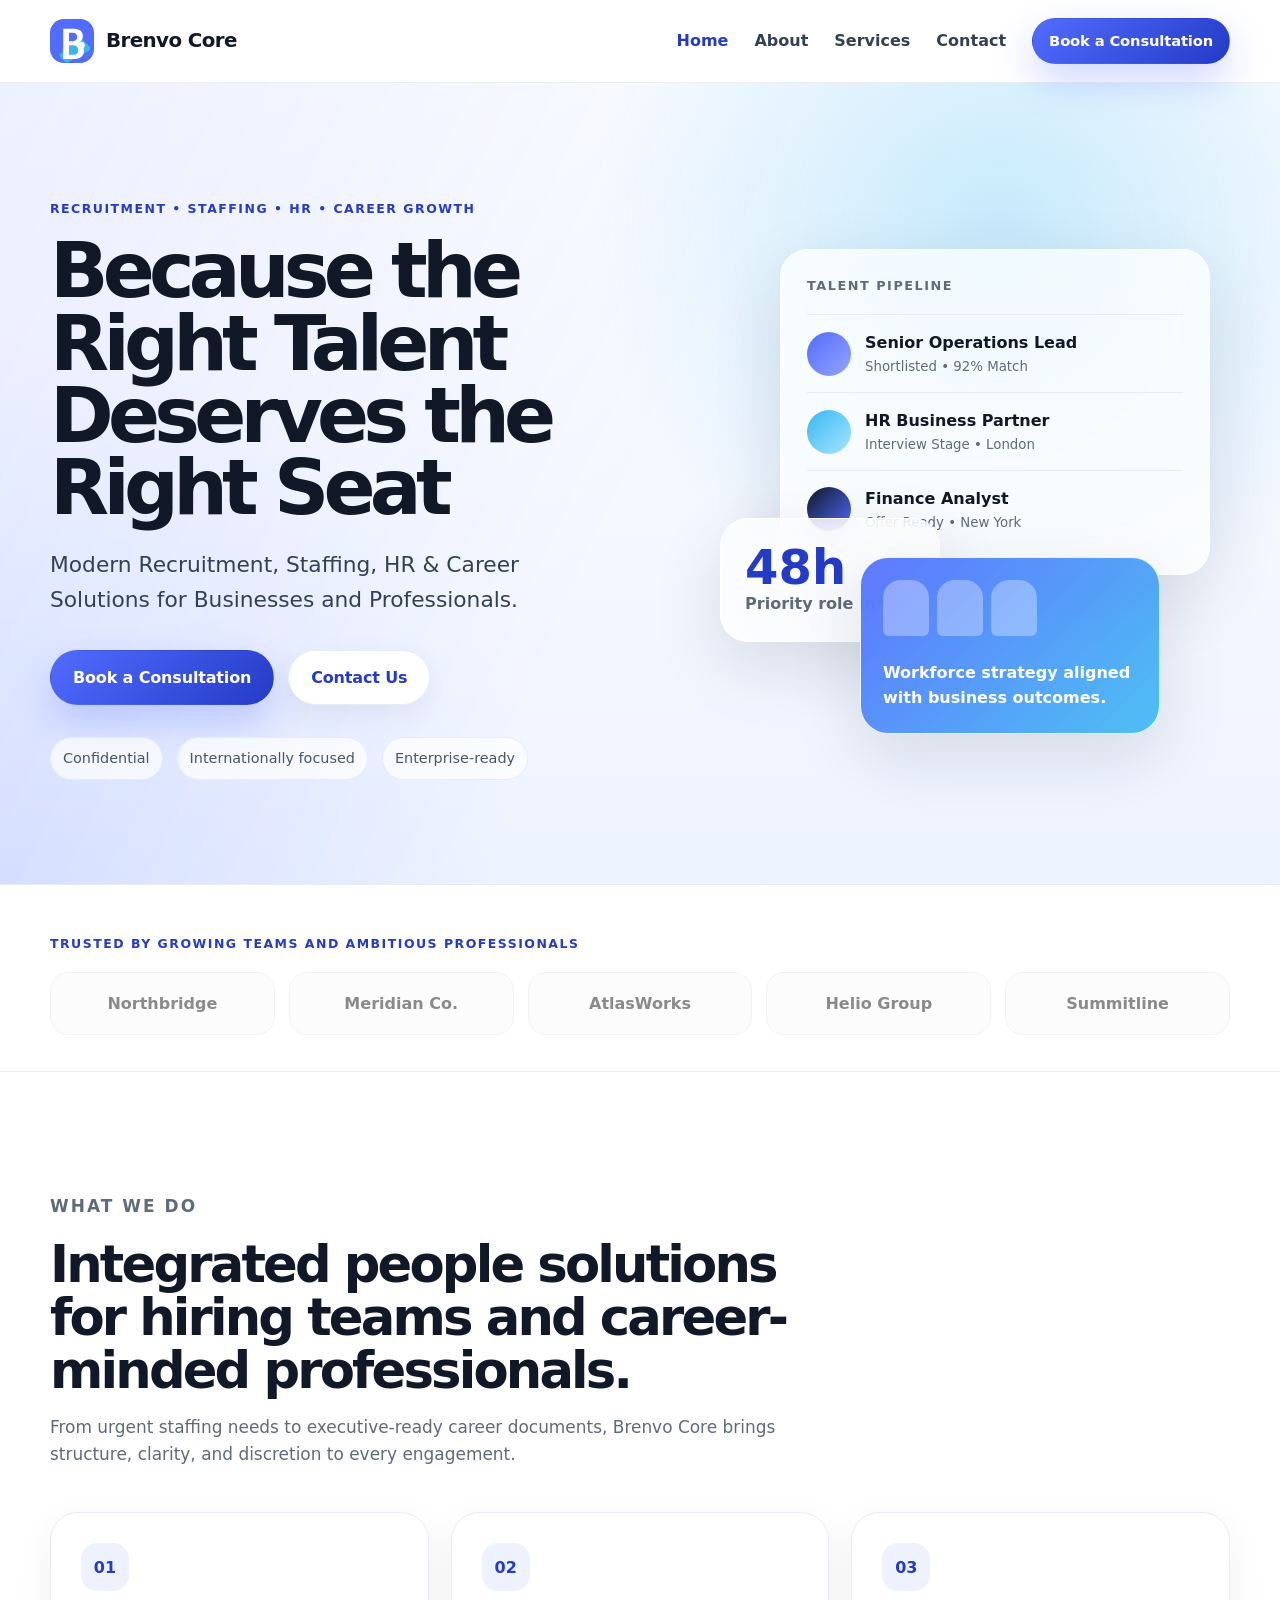
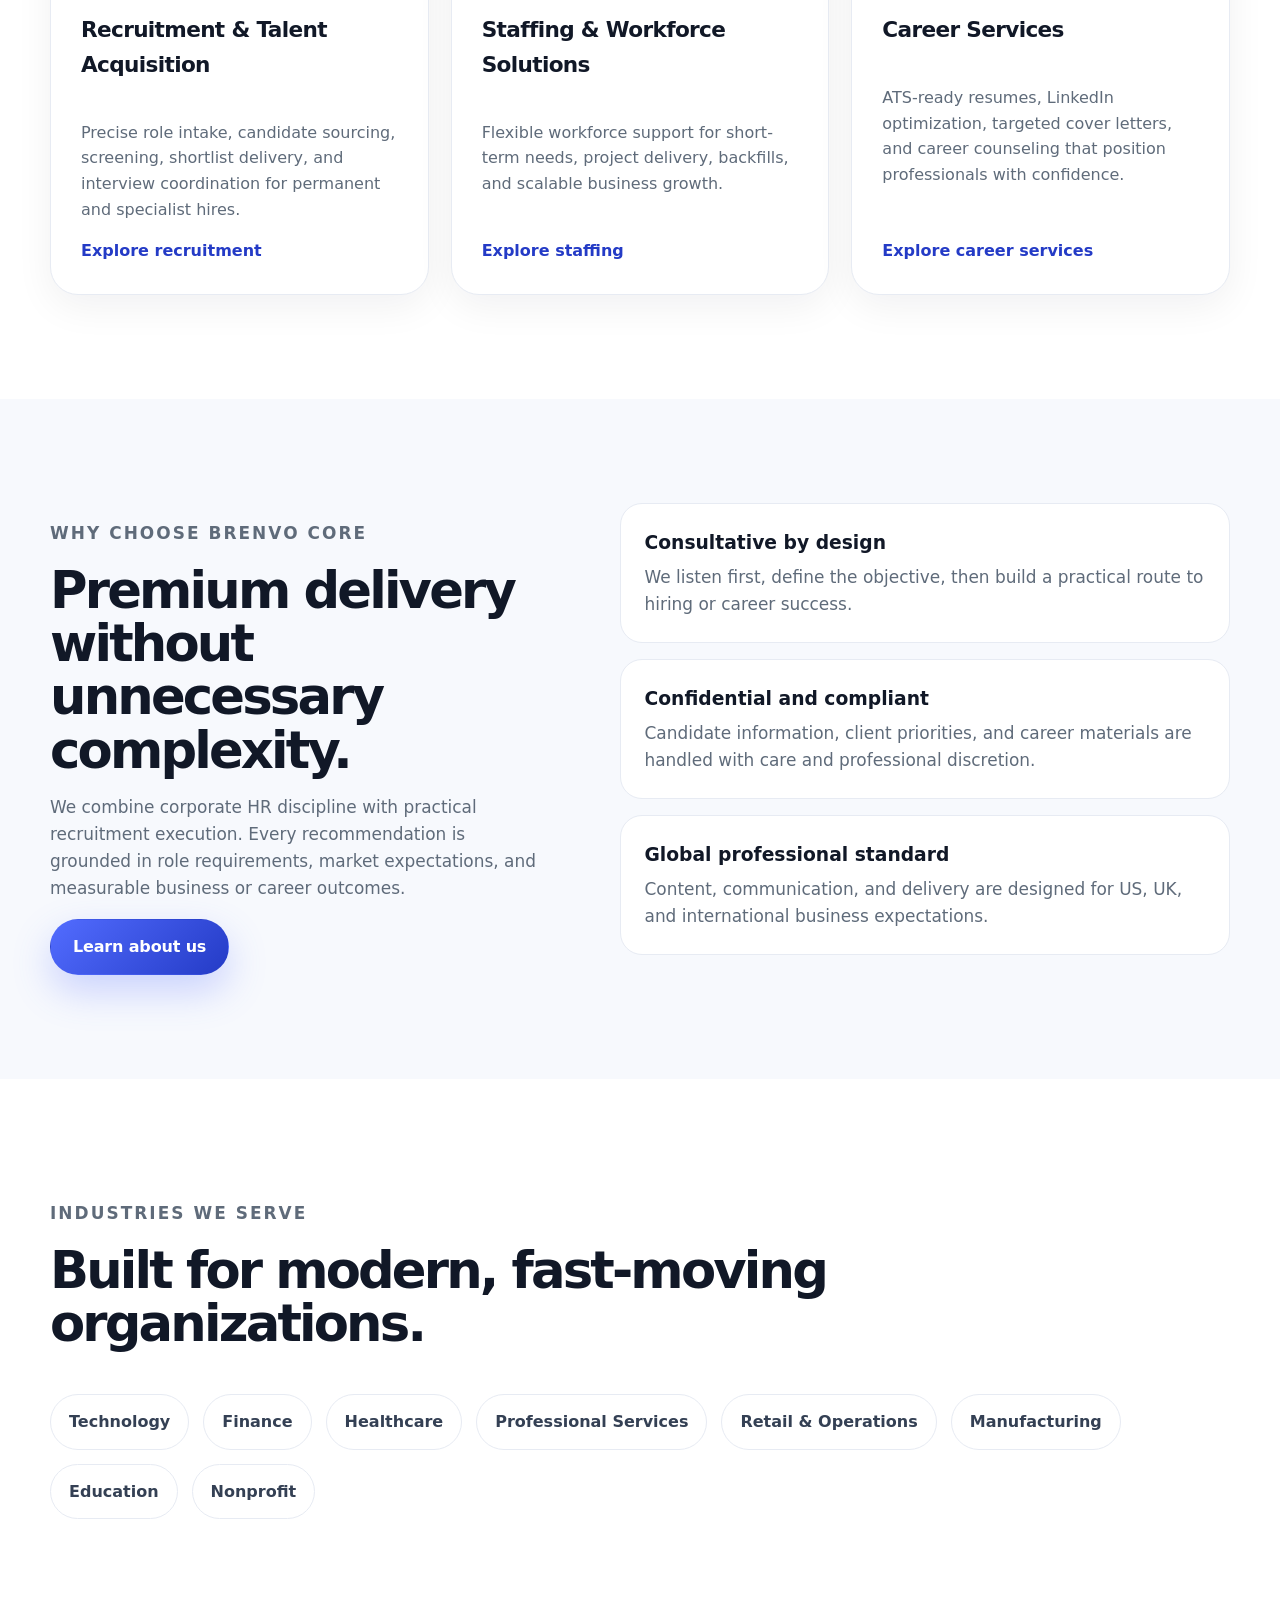
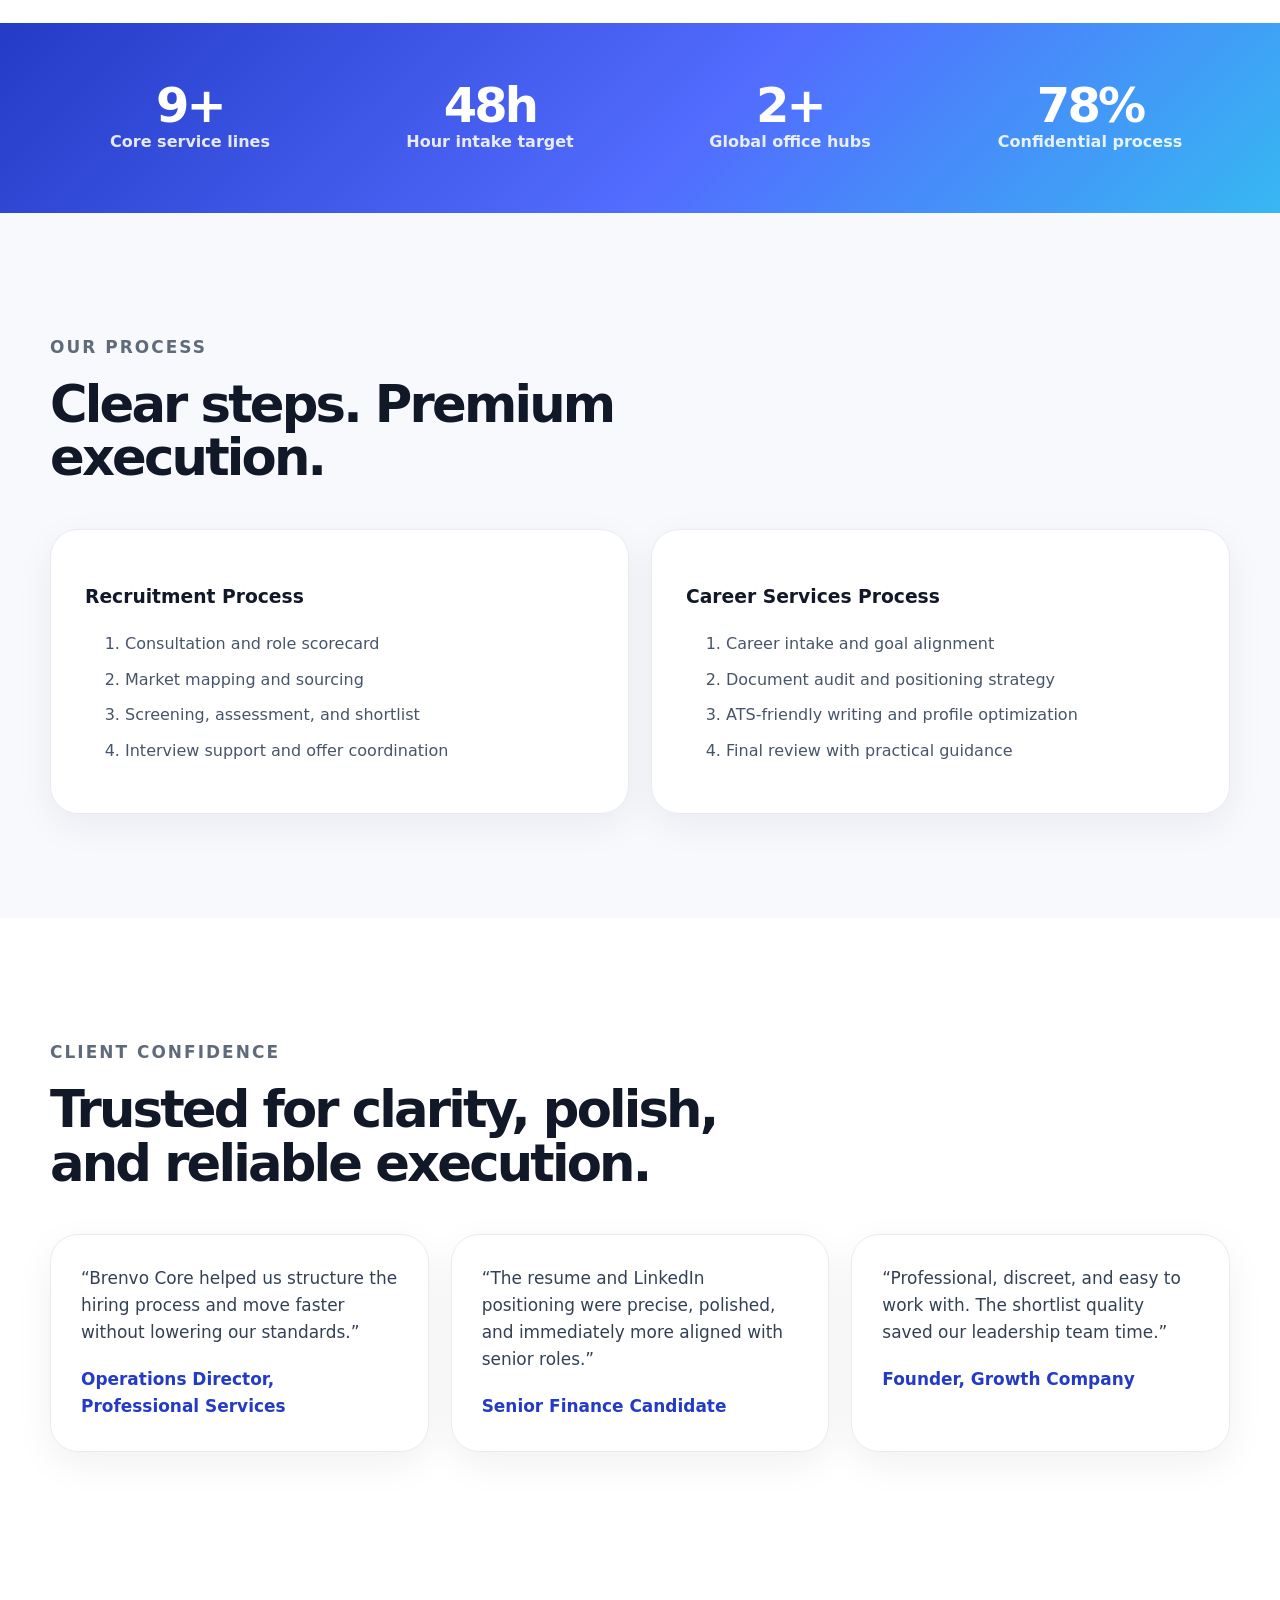
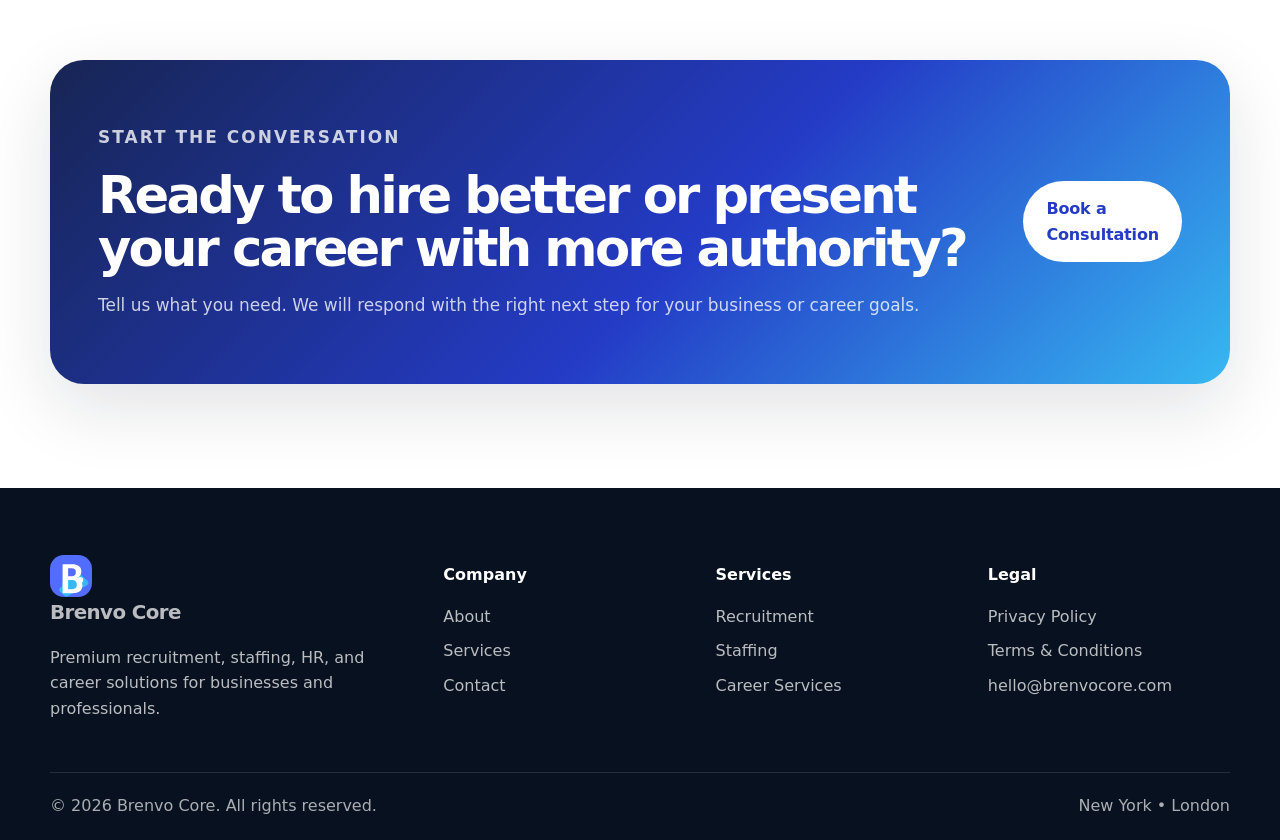
<file: index.html>
<!DOCTYPE html>
<html lang="en">
<head>
  <meta charset="UTF-8">
  <meta name="viewport" content="width=device-width, initial-scale=1.0">
  <title>Brenvo Core | Recruitment, Staffing, HR & Career Solutions</title>
  <meta name="description" content="Brenvo Core delivers premium recruitment, staffing, HR solutions, resume writing, LinkedIn optimization, cover letters, career counseling, talent acquisition, and workforce consulting.">
  <meta name="keywords" content="recruitment agency, staffing company, HR solutions, resume writing services, career counseling, LinkedIn optimization, talent acquisition, workforce solutions">
  <link rel="canonical" href="https://brenvocore.com/">
  <meta property="og:title" content="Brenvo Core | Right Talent. Right Seat.">
  <meta property="og:description" content="Modern Recruitment, Staffing, HR & Career Solutions for Businesses and Professionals.">
  <meta property="og:type" content="website">
  <link rel="icon" type="image/svg+xml" href="favicon.svg">
  <link rel="apple-touch-icon" href="favicon.svg">
  <link rel="stylesheet" href="style.css">
</head>
<body>
  <a class="skip-link" href="#main">Skip to content</a>
  <header class="site-header" data-header>
    <nav class="nav container" aria-label="Primary navigation">
      <a class="brand" href="index.html" aria-label="Brenvo Core home"><img src="logo.svg" alt="Brenvo Core logo"><span>Brenvo Core</span></a>
      <button class="nav-toggle" type="button" aria-expanded="false" aria-controls="nav-menu"><span></span><span></span><span></span><span class="sr-only">Menu</span></button>
      <div class="nav-menu" id="nav-menu">
        <a href="index.html" aria-current="page">Home</a>
        <a href="about.html">About</a>
        <a href="services.html">Services</a>
        <a href="contact.html">Contact</a>
        <a class="btn btn-small btn-primary" href="contact.html#consultation">Book a Consultation</a>
      </div>
    </nav>
  </header>

  <main id="main">
    <section class="hero section-pad">
      <div class="hero-bg" aria-hidden="true"></div>
      <div class="container hero-grid">
        <div class="hero-copy reveal">
          <p class="eyebrow">Recruitment • Staffing • HR • Career Growth</p>
          <h1>Because the Right Talent Deserves the Right Seat</h1>
          <p class="lead">Modern Recruitment, Staffing, HR & Career Solutions for Businesses and Professionals.</p>
          <div class="hero-actions">
            <a class="btn btn-primary" href="contact.html#consultation">Book a Consultation</a>
            <a class="btn btn-secondary" href="contact.html">Contact Us</a>
          </div>
          <div class="assurance-row" aria-label="Service assurances">
            <span>Confidential</span><span>Internationally focused</span><span>Enterprise-ready</span>
          </div>
        </div>
        <div class="hero-visual reveal" aria-label="Professional workforce visual">
          <div class="glass-panel talent-card">
            <div class="mini-label">Talent Pipeline</div>
            <div class="profile-row"><span class="avatar"></span><div><strong>Senior Operations Lead</strong><small>Shortlisted • 92% Match</small></div></div>
            <div class="profile-row"><span class="avatar cyan"></span><div><strong>HR Business Partner</strong><small>Interview Stage • London</small></div></div>
            <div class="profile-row"><span class="avatar dark"></span><div><strong>Finance Analyst</strong><small>Offer Ready • New York</small></div></div>
          </div>
          <div class="glass-panel metric-card"><strong>48h</strong><span>Priority role intake</span></div>
          <div class="glass-panel office-card"><span></span><span></span><span></span><b>Workforce strategy aligned with business outcomes.</b></div>
        </div>
      </div>
    </section>

    <section class="trusted section-sm" aria-labelledby="trusted-title">
      <div class="container">
        <p id="trusted-title" class="section-kicker">Trusted by growing teams and ambitious professionals</p>
        <div class="logo-strip">
          <span>Northbridge</span><span>Meridian Co.</span><span>AtlasWorks</span><span>Helio Group</span><span>Summitline</span>
        </div>
      </div>
    </section>

    <section class="section-pad" aria-labelledby="services-title">
      <div class="container">
        <div class="section-head reveal">
          <p class="eyebrow">What we do</p>
          <h2 id="services-title">Integrated people solutions for hiring teams and career-minded professionals.</h2>
          <p>From urgent staffing needs to executive-ready career documents, Brenvo Core brings structure, clarity, and discretion to every engagement.</p>
        </div>
        <div class="card-grid three">
          <article class="service-card reveal"><span class="icon">01</span><h3>Recruitment & Talent Acquisition</h3><p>Precise role intake, candidate sourcing, screening, shortlist delivery, and interview coordination for permanent and specialist hires.</p><a href="services.html#recruitment">Explore recruitment</a></article>
          <article class="service-card reveal"><span class="icon">02</span><h3>Staffing & Workforce Solutions</h3><p>Flexible workforce support for short-term needs, project delivery, backfills, and scalable business growth.</p><a href="services.html#staffing">Explore staffing</a></article>
          <article class="service-card reveal"><span class="icon">03</span><h3>Career Services</h3><p>ATS-ready resumes, LinkedIn optimization, targeted cover letters, and career counseling that position professionals with confidence.</p><a href="services.html#career-services">Explore career services</a></article>
        </div>
      </div>
    </section>

    <section class="section-pad muted" aria-labelledby="why-title">
      <div class="container split">
        <div class="reveal">
          <p class="eyebrow">Why choose Brenvo Core</p>
          <h2 id="why-title">Premium delivery without unnecessary complexity.</h2>
          <p>We combine corporate HR discipline with practical recruitment execution. Every recommendation is grounded in role requirements, market expectations, and measurable business or career outcomes.</p>
          <a class="btn btn-primary" href="about.html">Learn about us</a>
        </div>
        <div class="feature-list reveal">
          <div><h3>Consultative by design</h3><p>We listen first, define the objective, then build a practical route to hiring or career success.</p></div>
          <div><h3>Confidential and compliant</h3><p>Candidate information, client priorities, and career materials are handled with care and professional discretion.</p></div>
          <div><h3>Global professional standard</h3><p>Content, communication, and delivery are designed for US, UK, and international business expectations.</p></div>
        </div>
      </div>
    </section>

    <section class="section-pad" aria-labelledby="industries-title">
      <div class="container">
        <div class="section-head reveal"><p class="eyebrow">Industries we serve</p><h2 id="industries-title">Built for modern, fast-moving organizations.</h2></div>
        <div class="pill-grid reveal"><span>Technology</span><span>Finance</span><span>Healthcare</span><span>Professional Services</span><span>Retail & Operations</span><span>Manufacturing</span><span>Education</span><span>Nonprofit</span></div>
      </div>
    </section>

    <section class="stats-band" aria-label="Brenvo Core statistics">
      <div class="container stats-grid">
        <div><strong data-count="9">0</strong><span>Core service lines</span></div>
        <div><strong data-count="48">0</strong><span>Hour intake target</span></div>
        <div><strong data-count="2">0</strong><span>Global office hubs</span></div>
        <div><strong data-count="100">0</strong><span>Confidential process</span></div>
      </div>
    </section>

    <section class="section-pad muted" aria-labelledby="process-title">
      <div class="container">
        <div class="section-head reveal"><p class="eyebrow">Our process</p><h2 id="process-title">Clear steps. Premium execution.</h2></div>
        <div class="process-grid">
          <article class="process-card reveal"><h3>Recruitment Process</h3><ol><li>Consultation and role scorecard</li><li>Market mapping and sourcing</li><li>Screening, assessment, and shortlist</li><li>Interview support and offer coordination</li></ol></article>
          <article class="process-card reveal"><h3>Career Services Process</h3><ol><li>Career intake and goal alignment</li><li>Document audit and positioning strategy</li><li>ATS-friendly writing and profile optimization</li><li>Final review with practical guidance</li></ol></article>
        </div>
      </div>
    </section>

    <section class="section-pad" aria-labelledby="testimonials-title">
      <div class="container">
        <div class="section-head reveal"><p class="eyebrow">Client confidence</p><h2 id="testimonials-title">Trusted for clarity, polish, and reliable execution.</h2></div>
        <div class="card-grid three testimonials">
          <blockquote class="reveal">“Brenvo Core helped us structure the hiring process and move faster without lowering our standards.”<cite>Operations Director, Professional Services</cite></blockquote>
          <blockquote class="reveal">“The resume and LinkedIn positioning were precise, polished, and immediately more aligned with senior roles.”<cite>Senior Finance Candidate</cite></blockquote>
          <blockquote class="reveal">“Professional, discreet, and easy to work with. The shortlist quality saved our leadership team time.”<cite>Founder, Growth Company</cite></blockquote>
        </div>
      </div>
    </section>

    <section class="cta-section section-pad">
      <div class="container cta-card reveal">
        <div><p class="eyebrow">Start the conversation</p><h2>Ready to hire better or present your career with more authority?</h2><p>Tell us what you need. We will respond with the right next step for your business or career goals.</p></div>
        <a class="btn btn-light" href="contact.html#consultation">Book a Consultation</a>
      </div>
    </section>
  </main>

  <footer class="footer">
    <div class="container footer-grid">
      <div><a class="brand footer-brand" href="index.html"><img src="logo.svg" alt="Brenvo Core logo"><span>Brenvo Core</span></a><p>Premium recruitment, staffing, HR, and career solutions for businesses and professionals.</p></div>
      <div><h3>Company</h3><a href="about.html">About</a><a href="services.html">Services</a><a href="contact.html">Contact</a></div>
      <div><h3>Services</h3><a href="services.html#recruitment">Recruitment</a><a href="services.html#staffing">Staffing</a><a href="services.html#career-services">Career Services</a></div>
      <div><h3>Legal</h3><a href="privacy.html">Privacy Policy</a><a href="terms.html">Terms & Conditions</a><a href="mailto:hello@brenvocore.com">hello@brenvocore.com</a></div>
    </div>
    <div class="container footer-bottom"><span>© 2026 Brenvo Core. All rights reserved.</span><span>New York • London</span></div>
  </footer>
  <script src="main.js" defer></script>
</body>
</html>
</file>
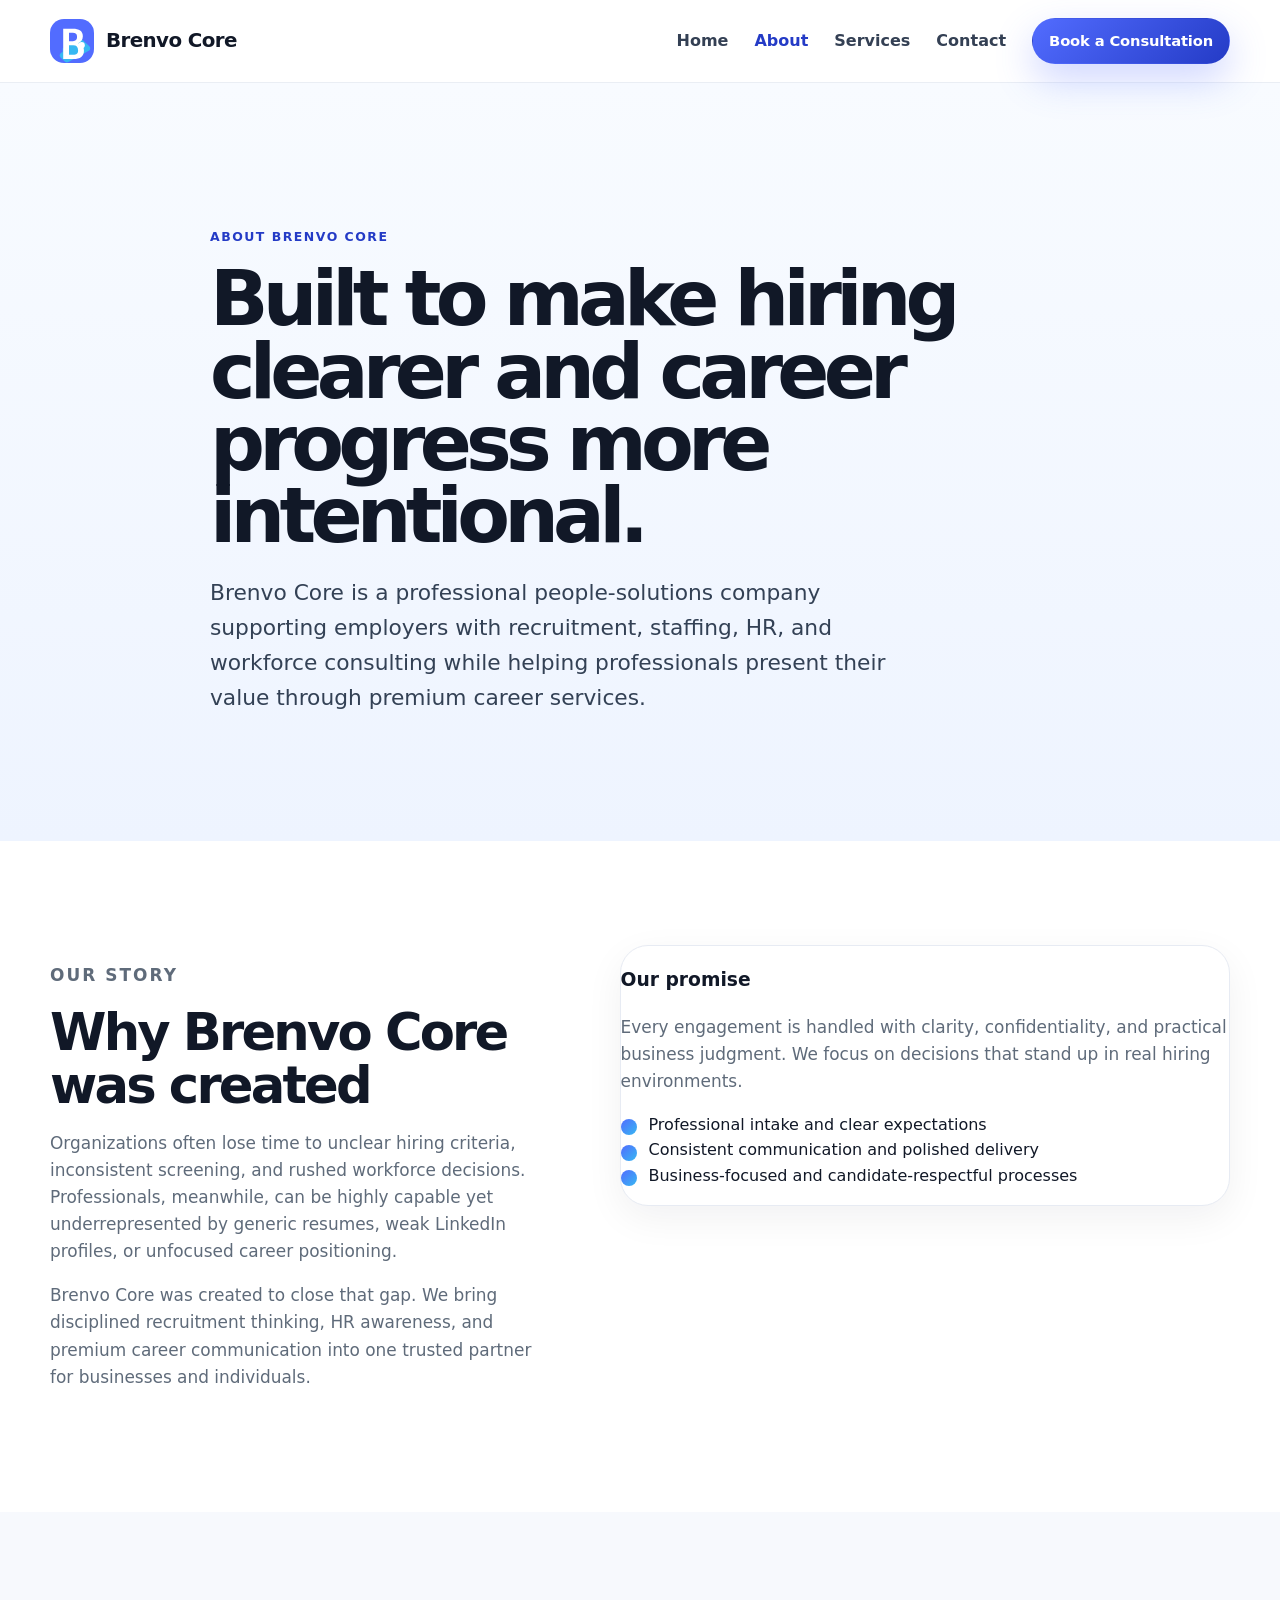
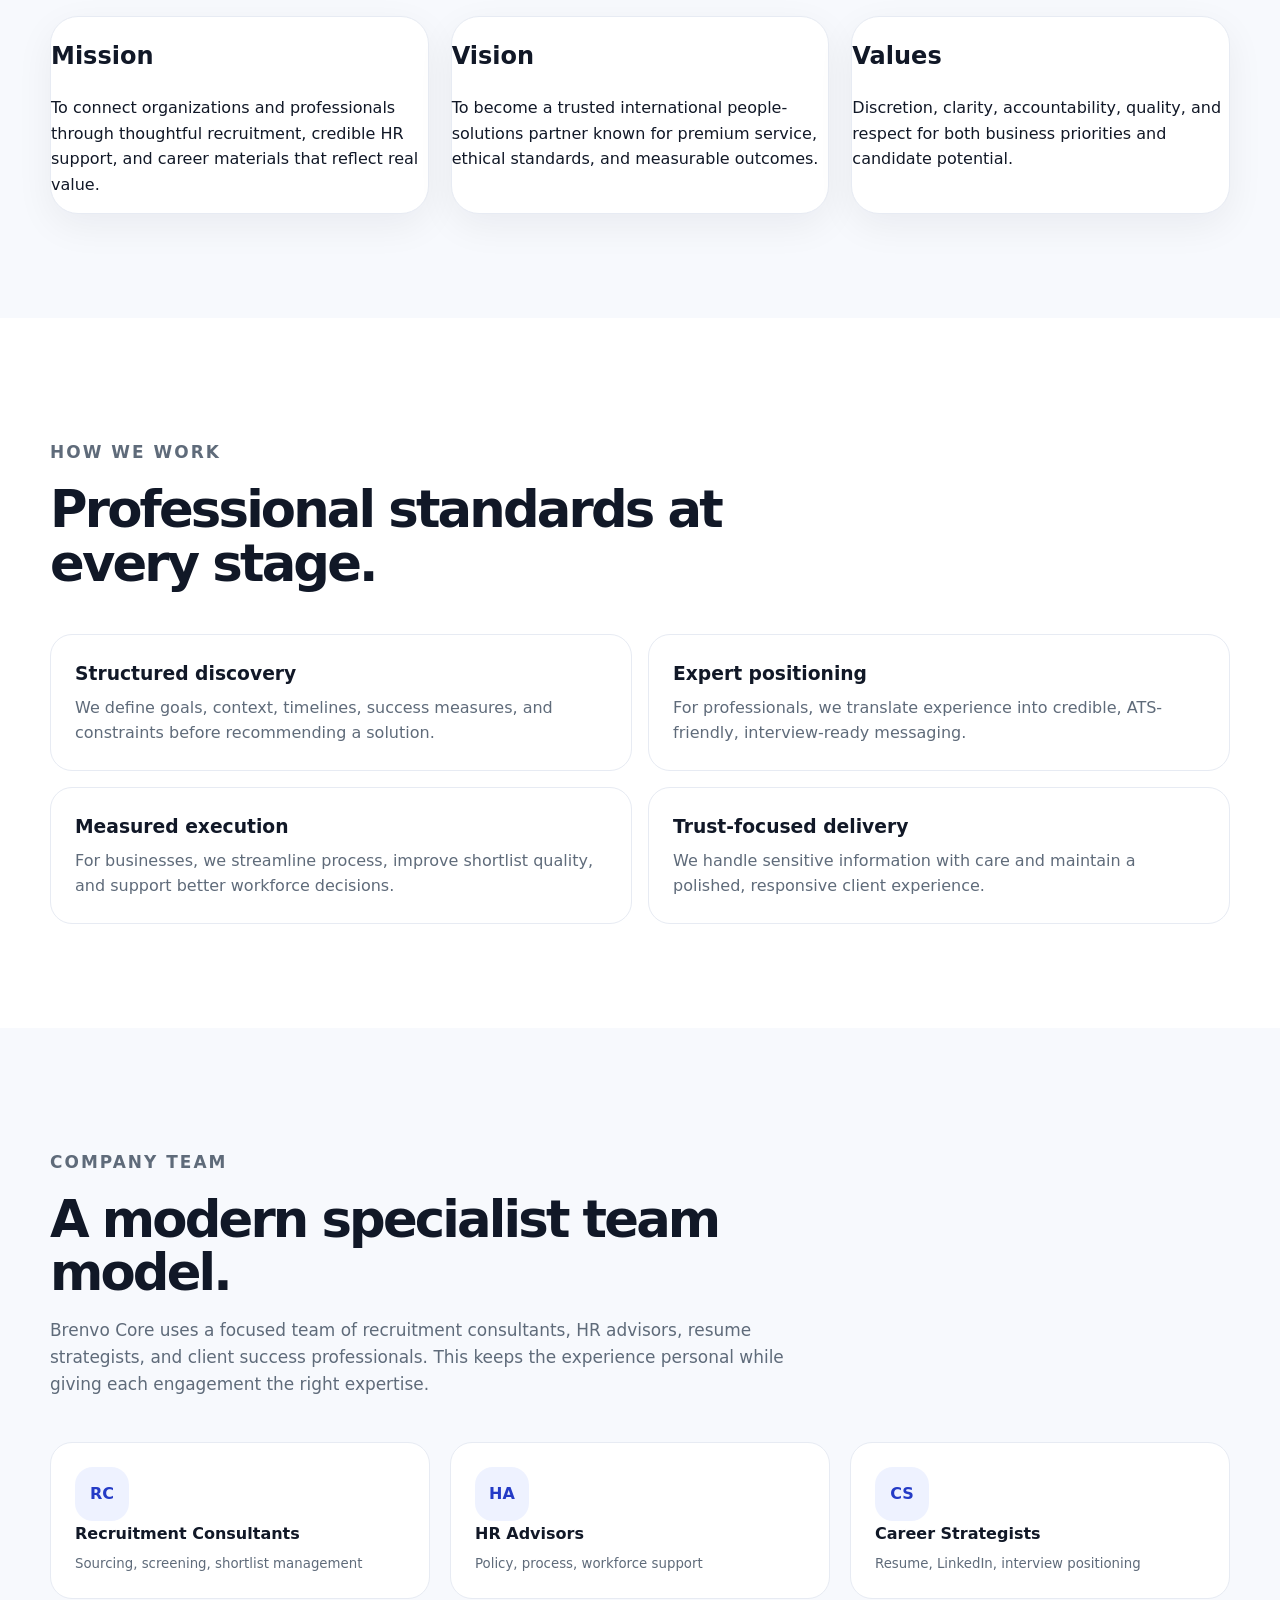
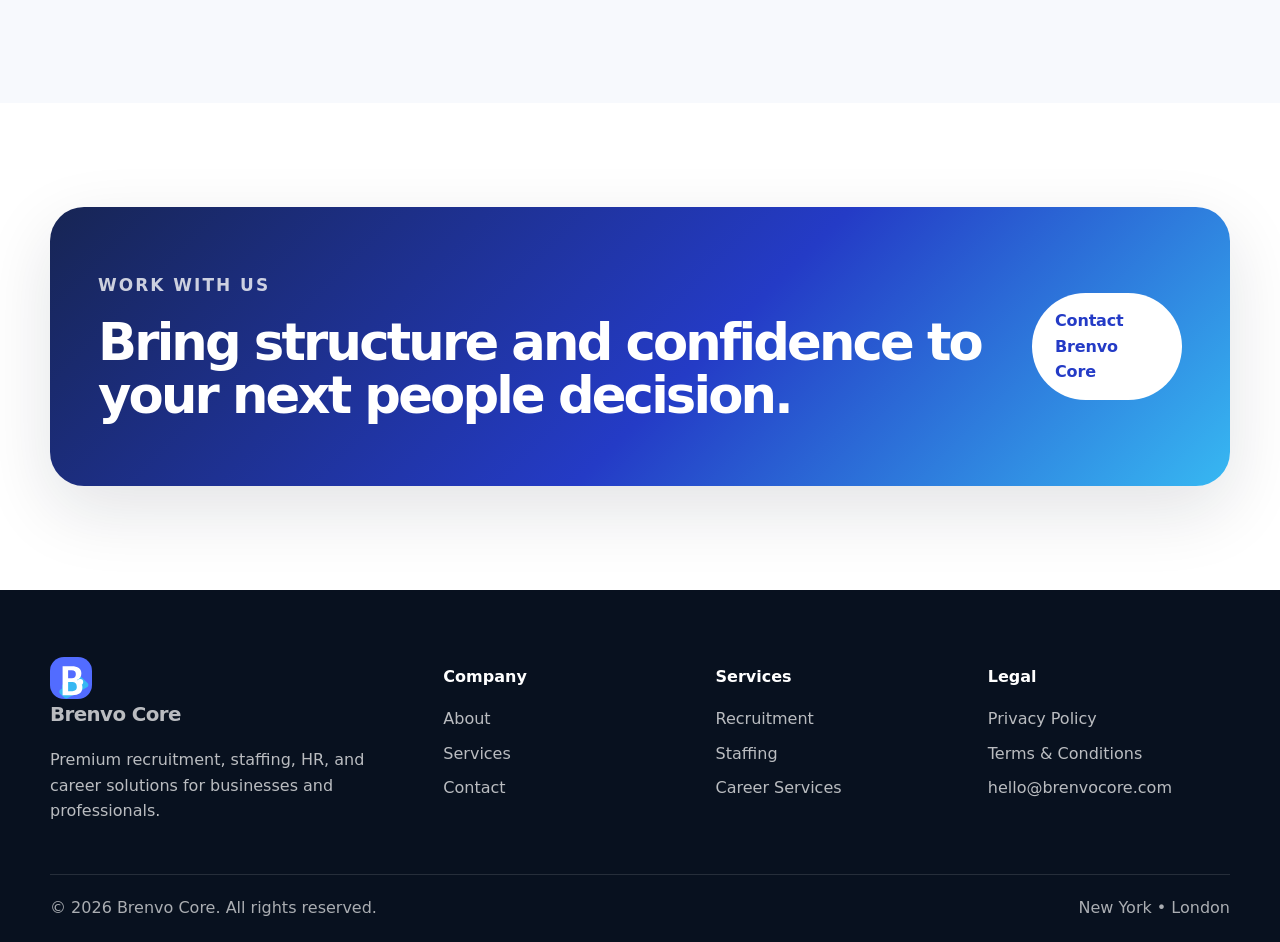
<file: about.html>
<!DOCTYPE html>
<html lang="en">
<head>
  <meta charset="UTF-8"><meta name="viewport" content="width=device-width, initial-scale=1.0">
  <title>About Brenvo Core | Premium Recruitment & HR Consultancy</title>
  <meta name="description" content="Learn about Brenvo Core, a modern recruitment, staffing, HR solutions, and career services company built for trust, clarity, and professional outcomes.">
  <link rel="icon" type="image/svg+xml" href="favicon.svg"><link rel="apple-touch-icon" href="favicon.svg"><link rel="stylesheet" href="style.css">
</head>
<body>
  <a class="skip-link" href="#main">Skip to content</a>
  <header class="site-header" data-header><nav class="nav container" aria-label="Primary navigation"><a class="brand" href="index.html"><img src="logo.svg" alt="Brenvo Core logo"><span>Brenvo Core</span></a><button class="nav-toggle" type="button" aria-expanded="false" aria-controls="nav-menu"><span></span><span></span><span></span><span class="sr-only">Menu</span></button><div class="nav-menu" id="nav-menu"><a href="index.html">Home</a><a href="about.html" aria-current="page">About</a><a href="services.html">Services</a><a href="contact.html">Contact</a><a class="btn btn-small btn-primary" href="contact.html#consultation">Book a Consultation</a></div></nav></header>
  <main id="main">
    <section class="page-hero section-pad"><div class="container narrow reveal"><p class="eyebrow">About Brenvo Core</p><h1>Built to make hiring clearer and career progress more intentional.</h1><p class="lead">Brenvo Core is a professional people-solutions company supporting employers with recruitment, staffing, HR, and workforce consulting while helping professionals present their value through premium career services.</p></div></section>
    <section class="section-pad"><div class="container split"><div class="reveal"><p class="eyebrow">Our story</p><h2>Why Brenvo Core was created</h2><p>Organizations often lose time to unclear hiring criteria, inconsistent screening, and rushed workforce decisions. Professionals, meanwhile, can be highly capable yet underrepresented by generic resumes, weak LinkedIn profiles, or unfocused career positioning.</p><p>Brenvo Core was created to close that gap. We bring disciplined recruitment thinking, HR awareness, and premium career communication into one trusted partner for businesses and individuals.</p></div><div class="story-card reveal"><h3>Our promise</h3><p>Every engagement is handled with clarity, confidentiality, and practical business judgment. We focus on decisions that stand up in real hiring environments.</p><ul class="check-list"><li>Professional intake and clear expectations</li><li>Consistent communication and polished delivery</li><li>Business-focused and candidate-respectful processes</li></ul></div></div></section>
    <section class="section-pad muted"><div class="container card-grid three"><article class="value-card reveal"><h2>Mission</h2><p>To connect organizations and professionals through thoughtful recruitment, credible HR support, and career materials that reflect real value.</p></article><article class="value-card reveal"><h2>Vision</h2><p>To become a trusted international people-solutions partner known for premium service, ethical standards, and measurable outcomes.</p></article><article class="value-card reveal"><h2>Values</h2><p>Discretion, clarity, accountability, quality, and respect for both business priorities and candidate potential.</p></article></div></section>
    <section class="section-pad"><div class="container"><div class="section-head reveal"><p class="eyebrow">How we work</p><h2>Professional standards at every stage.</h2></div><div class="feature-list columns reveal"><div><h3>Structured discovery</h3><p>We define goals, context, timelines, success measures, and constraints before recommending a solution.</p></div><div><h3>Expert positioning</h3><p>For professionals, we translate experience into credible, ATS-friendly, interview-ready messaging.</p></div><div><h3>Measured execution</h3><p>For businesses, we streamline process, improve shortlist quality, and support better workforce decisions.</p></div><div><h3>Trust-focused delivery</h3><p>We handle sensitive information with care and maintain a polished, responsive client experience.</p></div></div></div></section>
    <section class="section-pad muted"><div class="container"><div class="section-head reveal"><p class="eyebrow">Company team</p><h2>A modern specialist team model.</h2><p>Brenvo Core uses a focused team of recruitment consultants, HR advisors, resume strategists, and client success professionals. This keeps the experience personal while giving each engagement the right expertise.</p></div><div class="team-strip reveal"><div><span>RC</span><strong>Recruitment Consultants</strong><small>Sourcing, screening, shortlist management</small></div><div><span>HA</span><strong>HR Advisors</strong><small>Policy, process, workforce support</small></div><div><span>CS</span><strong>Career Strategists</strong><small>Resume, LinkedIn, interview positioning</small></div></div></div></section>
    <section class="cta-section section-pad"><div class="container cta-card reveal"><div><p class="eyebrow">Work with us</p><h2>Bring structure and confidence to your next people decision.</h2></div><a class="btn btn-light" href="contact.html">Contact Brenvo Core</a></div></section>
  </main>
  <footer class="footer"><div class="container footer-grid"><div><a class="brand footer-brand" href="index.html"><img src="logo.svg" alt="Brenvo Core logo"><span>Brenvo Core</span></a><p>Premium recruitment, staffing, HR, and career solutions for businesses and professionals.</p></div><div><h3>Company</h3><a href="about.html">About</a><a href="services.html">Services</a><a href="contact.html">Contact</a></div><div><h3>Services</h3><a href="services.html#recruitment">Recruitment</a><a href="services.html#staffing">Staffing</a><a href="services.html#career-services">Career Services</a></div><div><h3>Legal</h3><a href="privacy.html">Privacy Policy</a><a href="terms.html">Terms & Conditions</a><a href="mailto:hello@brenvocore.com">hello@brenvocore.com</a></div></div><div class="container footer-bottom"><span>© 2026 Brenvo Core. All rights reserved.</span><span>New York • London</span></div></footer>
  <script src="main.js" defer></script>
</body>
</html>
</file>
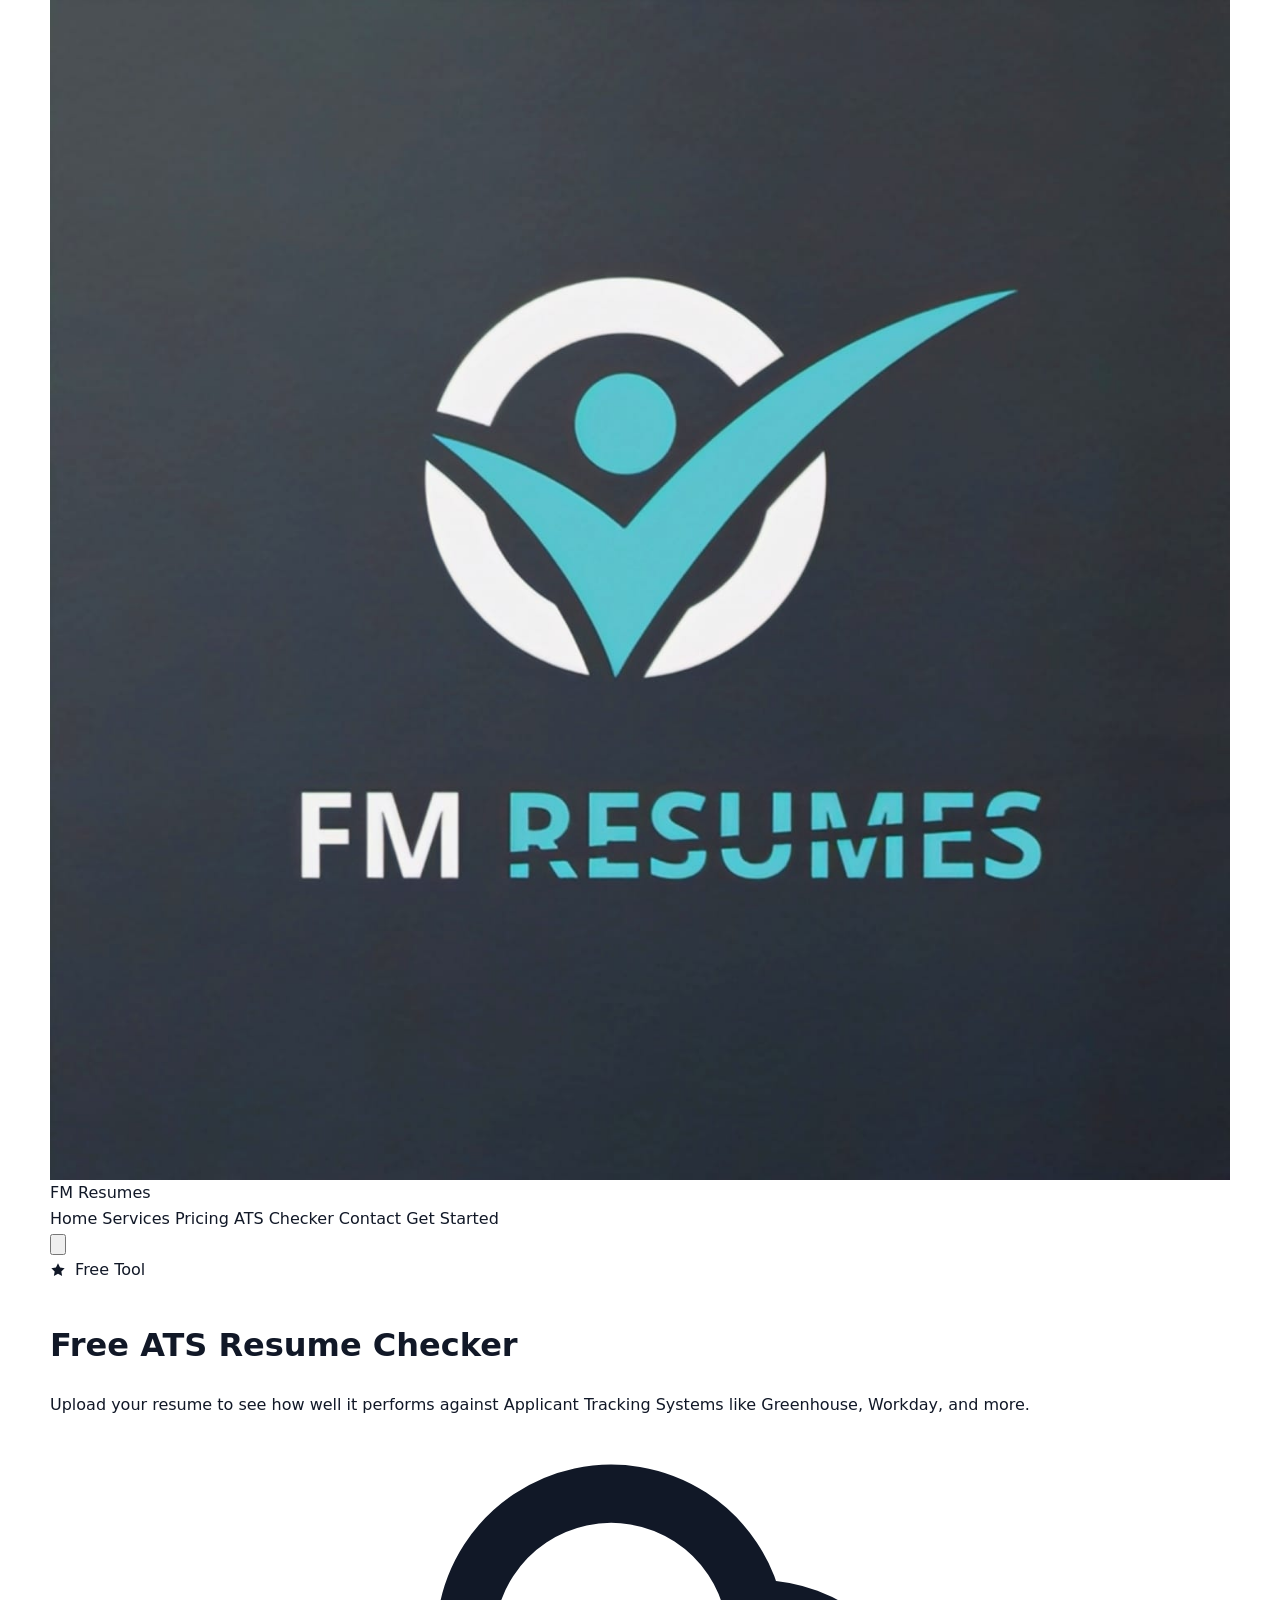
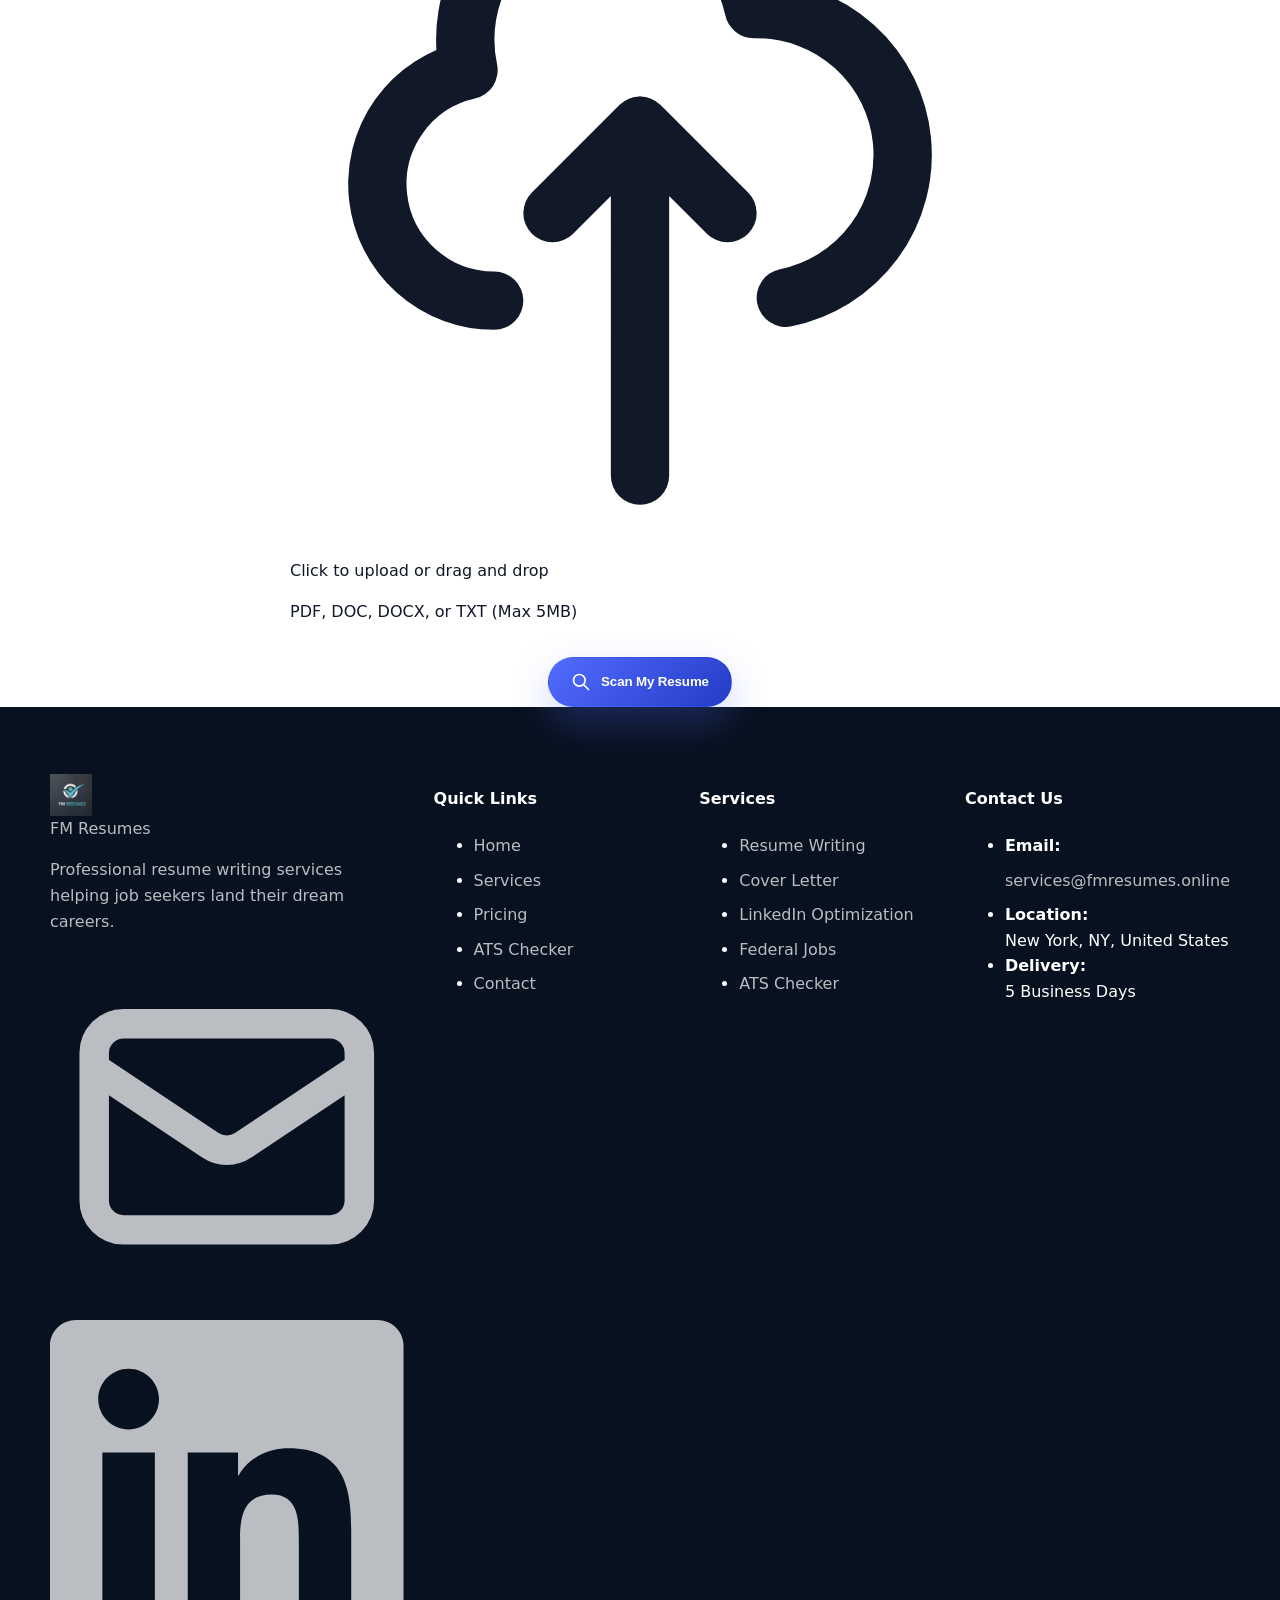
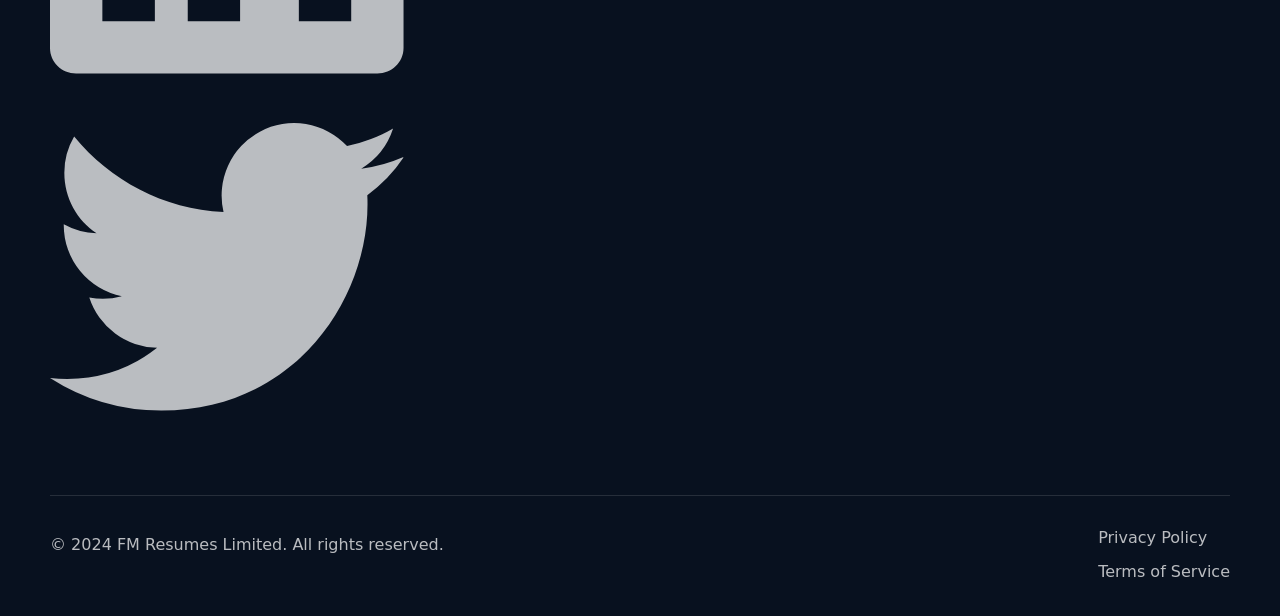
<file: ats-checker.html>
<!DOCTYPE html>
<html lang="en">
<head>
    <link rel="icon" type="image/png" href="/favicon.png">
    <link rel="apple-touch-icon" href="/favicon.png">
    <meta charset="UTF-8">
    <meta name="viewport" content="width=device-width, initial-scale=1.0">
    <title>Free ATS Resume Checker | FM Resumes</title>
    <meta name="description" content="Free ATS resume checker. Upload your resume and see how well it performs against Applicant Tracking Systems.">
    <link rel="stylesheet" href="style.css">
</head>
<body>
    <!-- Navigation -->
    <nav class="navbar">
        <div class="container">
            <a href="index.html" class="logo">
                <img src="logo.jpg" alt="FM Resumes">
                <span>FM Resumes</span>
            </a>
            <div class="nav-links">
                <a href="index.html">Home</a>
                <a href="services.html">Services</a>
                <a href="pricing.html">Pricing</a>
                <a href="ats-checker.html" class="active">ATS Checker</a>
                <a href="contact.html">Contact</a>
                <a href="pricing.html" class="nav-cta">Get Started</a>
            </div>
            <button class="mobile-menu-btn" aria-label="Toggle menu">
                <svg xmlns="http://www.w3.org/2000/svg" fill="none" viewBox="0 0 24 24" stroke="currentColor">
                    <path stroke-linecap="round" stroke-linejoin="round" stroke-width="2" d="M4 6h16M4 12h16M4 18h16" />
                </svg>
            </button>
        </div>
    </nav>

    <!-- Page Header -->
    <header class="page-header">
        <div class="container">
            <span class="badge" style="background: var(--primary-light); color: var(--primary-dark); margin-bottom: 1rem; display: inline-block;">
                <svg xmlns="http://www.w3.org/2000/svg" width="16" height="16" viewBox="0 0 24 24" fill="currentColor" style="display: inline; vertical-align: middle; margin-right: 0.25rem;">
                    <path d="M12 2l3.09 6.26L22 9.27l-5 4.87 1.18 6.88L12 17.77l-6.18 3.25L7 14.14 2 9.27l6.91-1.01L12 2z"/>
                </svg>
                Free Tool
            </span>
            <h1>Free ATS Resume Checker</h1>
            <p>Upload your resume to see how well it performs against Applicant Tracking Systems like Greenhouse, Workday, and more.</p>
        </div>
    </header>

    <!-- ATS Checker -->
    <section class="section">
        <div class="container">
            <div style="max-width: 700px; margin: 0 auto;">
                <!-- Upload Section -->
                <div id="upload-section">
                    <!-- Upload Area -->
                    <div class="upload-area" id="upload-area">
                        <svg xmlns="http://www.w3.org/2000/svg" fill="none" viewBox="0 0 24 24" stroke="currentColor">
                            <path stroke-linecap="round" stroke-linejoin="round" stroke-width="2" d="M7 16a4 4 0 01-.88-7.903A5 5 0 1115.9 6L16 6a5 5 0 011 9.9M15 13l-3-3m0 0l-3 3m3-3v12" />
                        </svg>
                        <p>Click to upload or drag and drop</p>
                        <span>PDF, DOC, DOCX, or TXT (Max 5MB)</span>
                        <input type="file" id="resume-upload" accept=".pdf,.doc,.docx,.txt" style="display: none;">
                    </div>

                    <!-- File Info (hidden initially) -->
                    <div id="file-info" style="display: none; background: var(--primary-light); border: 1px solid var(--primary); border-radius: var(--radius-lg); padding: 1rem;">
                        <div style="display: flex; align-items: center; justify-content: space-between;">
                            <div style="display: flex; align-items: center; gap: 1rem;">
                                <svg xmlns="http://www.w3.org/2000/svg" width="40" height="40" viewBox="0 0 24 24" fill="none" stroke="var(--primary)" stroke-width="2">
                                    <path stroke-linecap="round" stroke-linejoin="round" d="M9 12h6m-6 4h6m2 5H7a2 2 0 01-2-2V5a2 2 0 012-2h5.586a1 1 0 01.707.293l5.414 5.414a1 1 0 01.293.707V19a2 2 0 01-2 2z" />
                                </svg>
                                <div>
                                    <p style="font-weight: 600; color: var(--gray-900);" id="file-name">resume.pdf</p>
                                    <p style="font-size: 0.875rem; color: var(--gray-500);" id="file-size">245 KB</p>
                                </div>
                            </div>
                            <button id="remove-file" style="background: none; border: none; cursor: pointer; padding: 0.5rem;">
                                <svg xmlns="http://www.w3.org/2000/svg" width="20" height="20" viewBox="0 0 24 24" fill="none" stroke="var(--gray-500)" stroke-width="2">
                                    <path stroke-linecap="round" stroke-linejoin="round" d="M6 18L18 6M6 6l12 12" />
                                </svg>
                            </button>
                        </div>
                    </div>

                    <!-- Scan Button -->
                    <div style="text-align: center; margin-top: 2rem;">
                        <button id="scan-btn" class="btn btn-primary btn-large" disabled>
                            <svg xmlns="http://www.w3.org/2000/svg" width="20" height="20" viewBox="0 0 24 24" fill="none" stroke="currentColor" stroke-width="2">
                                <path stroke-linecap="round" stroke-linejoin="round" d="M21 21l-6-6m2-5a7 7 0 11-14 0 7 7 0 0114 0z" />
                            </svg>
                            Scan My Resume
                        </button>
                    </div>

                    <!-- Progress (hidden initially) -->
                    <div id="scan-progress" style="display: none; margin-top: 2rem;">
                        <div class="progress-container">
                            <div class="progress-bar">
                                <div class="progress-fill" id="progress-bar" style="width: 0%;"></div>
                            </div>
                        </div>
                        <p style="text-align: center; color: var(--gray-500); font-size: 0.875rem; margin-top: 0.5rem;">Analyzing resume format, keywords, and ATS compatibility...</p>
                    </div>
                </div>

                <!-- Results Section (hidden initially) -->
                <div id="results-section" style="display: none;">
                    <!-- Score Circle -->
                    <div style="text-align: center; margin-bottom: 2rem;">
                        <div class="score-circle">
                            <svg width="160" height="160" viewBox="0 0 128 128">
                                <circle class="score-circle-bg" cx="64" cy="64" r="56"></circle>
                                <circle class="score-circle-fill" id="score-circle-fill" cx="64" cy="64" r="56" 
                                    style="stroke-dasharray: 351.86; stroke-dashoffset: 351.86;"></circle>
                            </svg>
                            <div class="score-value" id="score-value">0%</div>
                        </div>
                        <p class="score-label">ATS Compatibility Score</p>
                        <span class="badge" id="score-badge" style="margin-top: 0.5rem;">Checking...</span>
                        <p id="score-message" style="margin-top: 1rem; color: var(--gray-600);"></p>
                    </div>

                    <!-- Results Details -->
                    <div style="background: var(--gray-50); border-radius: var(--radius-lg); padding: 1.5rem; margin-bottom: 2rem;">
                        <h3 style="font-size: 1.125rem; margin-bottom: 1rem;">Analysis Results</h3>
                        
                        <div style="display: grid; gap: 1rem;">
                            <div style="display: flex; align-items: center; gap: 0.75rem;">
                                <svg xmlns="http://www.w3.org/2000/svg" width="20" height="20" viewBox="0 0 24 24" fill="none" stroke="var(--success)" stroke-width="2">
                                    <path stroke-linecap="round" stroke-linejoin="round" d="M9 12l2 2 4-4m6 2a9 9 0 11-18 0 9 9 0 0118 0z" />
                                </svg>
                                <span>File format is ATS-compatible</span>
                            </div>
                            <div style="display: flex; align-items: center; gap: 0.75rem;">
                                <svg xmlns="http://www.w3.org/2000/svg" width="20" height="20" viewBox="0 0 24 24" fill="none" stroke="var(--success)" stroke-width="2">
                                    <path stroke-linecap="round" stroke-linejoin="round" d="M9 12l2 2 4-4m6 2a9 9 0 11-18 0 9 9 0 0118 0z" />
                                </svg>
                                <span>No images detected that could confuse ATS</span>
                            </div>
                            <div style="display: flex; align-items: center; gap: 0.75rem;">
                                <svg xmlns="http://www.w3.org/2000/svg" width="20" height="20" viewBox="0 0 24 24" fill="none" stroke="var(--success)" stroke-width="2">
                                    <path stroke-linecap="round" stroke-linejoin="round" d="M9 12l2 2 4-4m6 2a9 9 0 11-18 0 9 9 0 0118 0z" />
                                </svg>
                                <span>Standard fonts detected</span>
                            </div>
                        </div>
                    </div>

                    <!-- CTA -->
                    <div style="background: linear-gradient(135deg, var(--primary) 0%, var(--primary-dark) 100%); border-radius: var(--radius-xl); padding: 2rem; text-align: center; color: white;">
                        <h3 style="font-size: 1.5rem; margin-bottom: 0.75rem;">Want a Professional ATS-Optimized Resume?</h3>
                        <p style="opacity: 0.9; margin-bottom: 1.5rem;">Our certified resume writers can create a perfectly optimized resume that passes ATS systems and gets you more interviews.</p>
                        <a href="early-career.html" style="background: white; color: var(--primary); padding: 0.875rem 2rem; border-radius: var(--radius); font-weight: 600; display: inline-block;">Get Professional Help</a>
                    </div>

                    <!-- Scan Another -->
                    <div style="text-align: center; margin-top: 1.5rem;">
                        <button id="scan-another" class="btn btn-secondary">Scan Another Resume</button>
                    </div>
                </div>
            </div>
        </div>
    </section>

    <!-- Footer -->
    <footer class="footer">
        <div class="container">
            <div class="footer-grid">
                <div class="footer-brand">
                    <a href="index.html" class="logo">
                        <img src="logo.jpg" alt="FM Resumes">
                        <span>FM Resumes</span>
                    </a>
                    <p>Professional resume writing services helping job seekers land their dream careers.</p>
                    <div class="footer-social">
                        <a href="mailto:services@fmresumes.online" aria-label="Email">
                            <svg xmlns="http://www.w3.org/2000/svg" fill="none" viewBox="0 0 24 24" stroke="currentColor">
                                <path stroke-linecap="round" stroke-linejoin="round" stroke-width="2" d="M3 8l7.89 5.26a2 2 0 002.22 0L21 8M5 19h14a2 2 0 002-2V7a2 2 0 00-2-2H5a2 2 0 00-2 2v10a2 2 0 002 2z" />
                            </svg>
                        </a>
                        <a href="#" aria-label="LinkedIn">
                            <svg xmlns="http://www.w3.org/2000/svg" fill="currentColor" viewBox="0 0 24 24">
                                <path d="M20.447 20.452h-3.554v-5.569c0-1.328-.027-3.037-1.852-3.037-1.853 0-2.136 1.445-2.136 2.939v5.667H9.351V9h3.414v1.561h.046c.477-.9 1.637-1.85 3.37-1.85 3.601 0 4.267 2.37 4.267 5.455v6.286zM5.337 7.433c-1.144 0-2.063-.926-2.063-2.065 0-1.138.92-2.063 2.063-2.063 1.14 0 2.064.925 2.064 2.063 0 1.139-.925 2.065-2.064 2.065zm1.782 13.019H3.555V9h3.564v11.452zM22.225 0H1.771C.792 0 0 .774 0 1.729v20.542C0 23.227.792 24 1.771 24h20.451C23.2 24 24 23.227 24 22.271V1.729C24 .774 23.2 0 22.222 0h.003z"/>
                            </svg>
                        </a>
                        <a href="#" aria-label="Twitter">
                            <svg xmlns="http://www.w3.org/2000/svg" fill="currentColor" viewBox="0 0 24 24">
                                <path d="M23.953 4.57a10 10 0 01-2.825.775 4.958 4.958 0 002.163-2.723c-.951.555-2.005.959-3.127 1.184a4.92 4.92 0 00-8.384 4.482C7.69 8.095 4.067 6.13 1.64 3.162a4.822 4.822 0 00-.666 2.475c0 1.71.87 3.213 2.188 4.096a4.904 4.904 0 01-2.228-.616v.06a4.923 4.923 0 003.946 4.827 4.996 4.996 0 01-2.212.085 4.936 4.936 0 004.604 3.417 9.867 9.867 0 01-6.102 2.105c-.39 0-.779-.023-1.17-.067a13.995 13.995 0 007.557 2.209c9.053 0 13.998-7.496 13.998-13.985 0-.21 0-.42-.015-.63A9.935 9.935 0 0024 4.59z"/>
                            </svg>
                        </a>
                    </div>
                </div>
                <div>
                    <h4>Quick Links</h4>
                    <ul class="footer-links">
                        <li><a href="index.html">Home</a></li>
                        <li><a href="services.html">Services</a></li>
                        <li><a href="pricing.html">Pricing</a></li>
                        <li><a href="ats-checker.html">ATS Checker</a></li>
                        <li><a href="contact.html">Contact</a></li>
                    </ul>
                </div>
                <div>
                    <h4>Services</h4>
                    <ul class="footer-links">
                        <li><a href="early-career.html">Resume Writing</a></li>
                        <li><a href="services.html">Cover Letter</a></li>
                        <li><a href="services.html">LinkedIn Optimization</a></li>
                        <li><a href="services.html">Federal Jobs</a></li>
                        <li><a href="ats-checker.html">ATS Checker</a></li>
                    </ul>
                </div>
                <div>
                    <h4>Contact Us</h4>
                    <ul class="footer-links">
                        <li><strong>Email:</strong><br><a href="mailto:services@fmresumes.online">services@fmresumes.online</a></li>
                        <li><strong>Location:</strong><br>New York, NY, United States</li>
                        <li><strong>Delivery:</strong><br>5 Business Days</li>
                    </ul>
                </div>
            </div>
            <div class="footer-bottom">
                <p>&copy; 2024 FM Resumes Limited. All rights reserved.</p>
                <div class="footer-bottom-links">
                    <a href="#">Privacy Policy</a>
                    <a href="#">Terms of Service</a>
                </div>
            </div>
        </div>
    </footer>

    <script src="main.js"></script>
    <script src="ats-checker.js"></script>
</body>
</html>
</file>
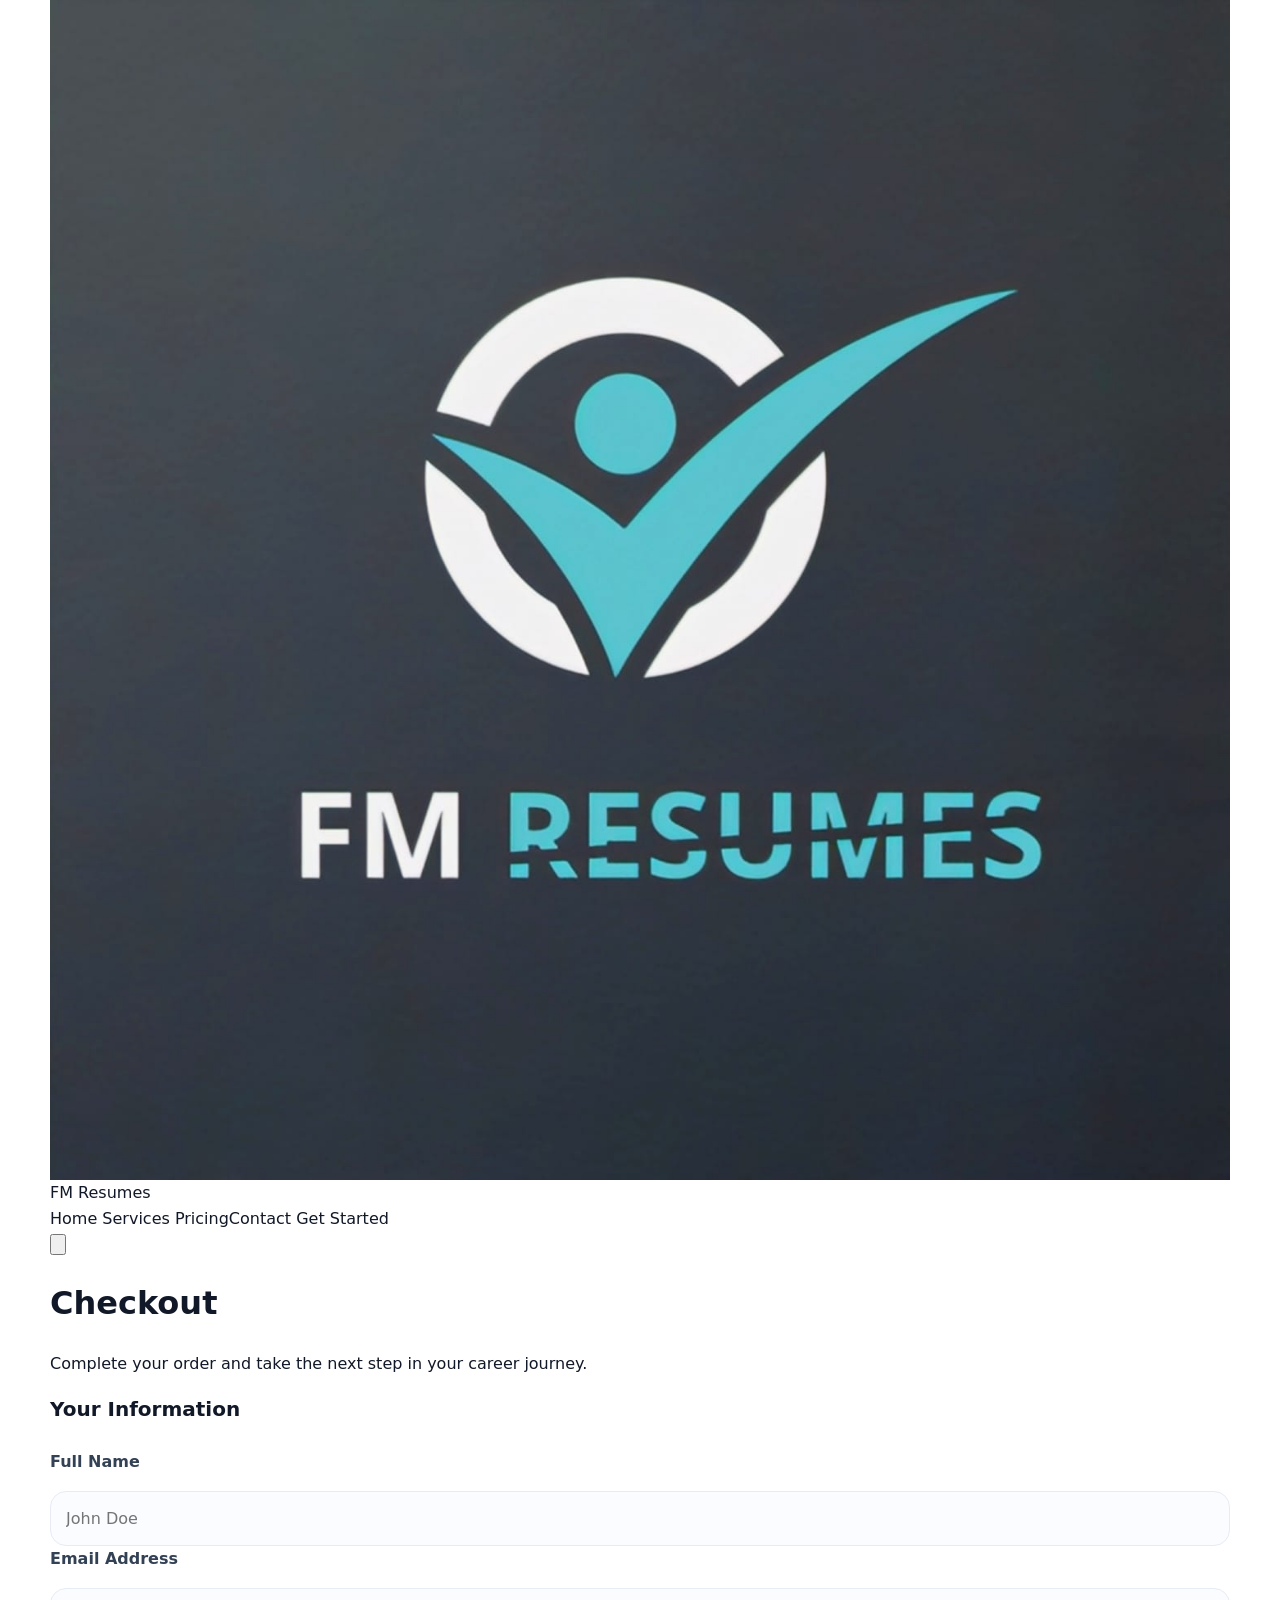
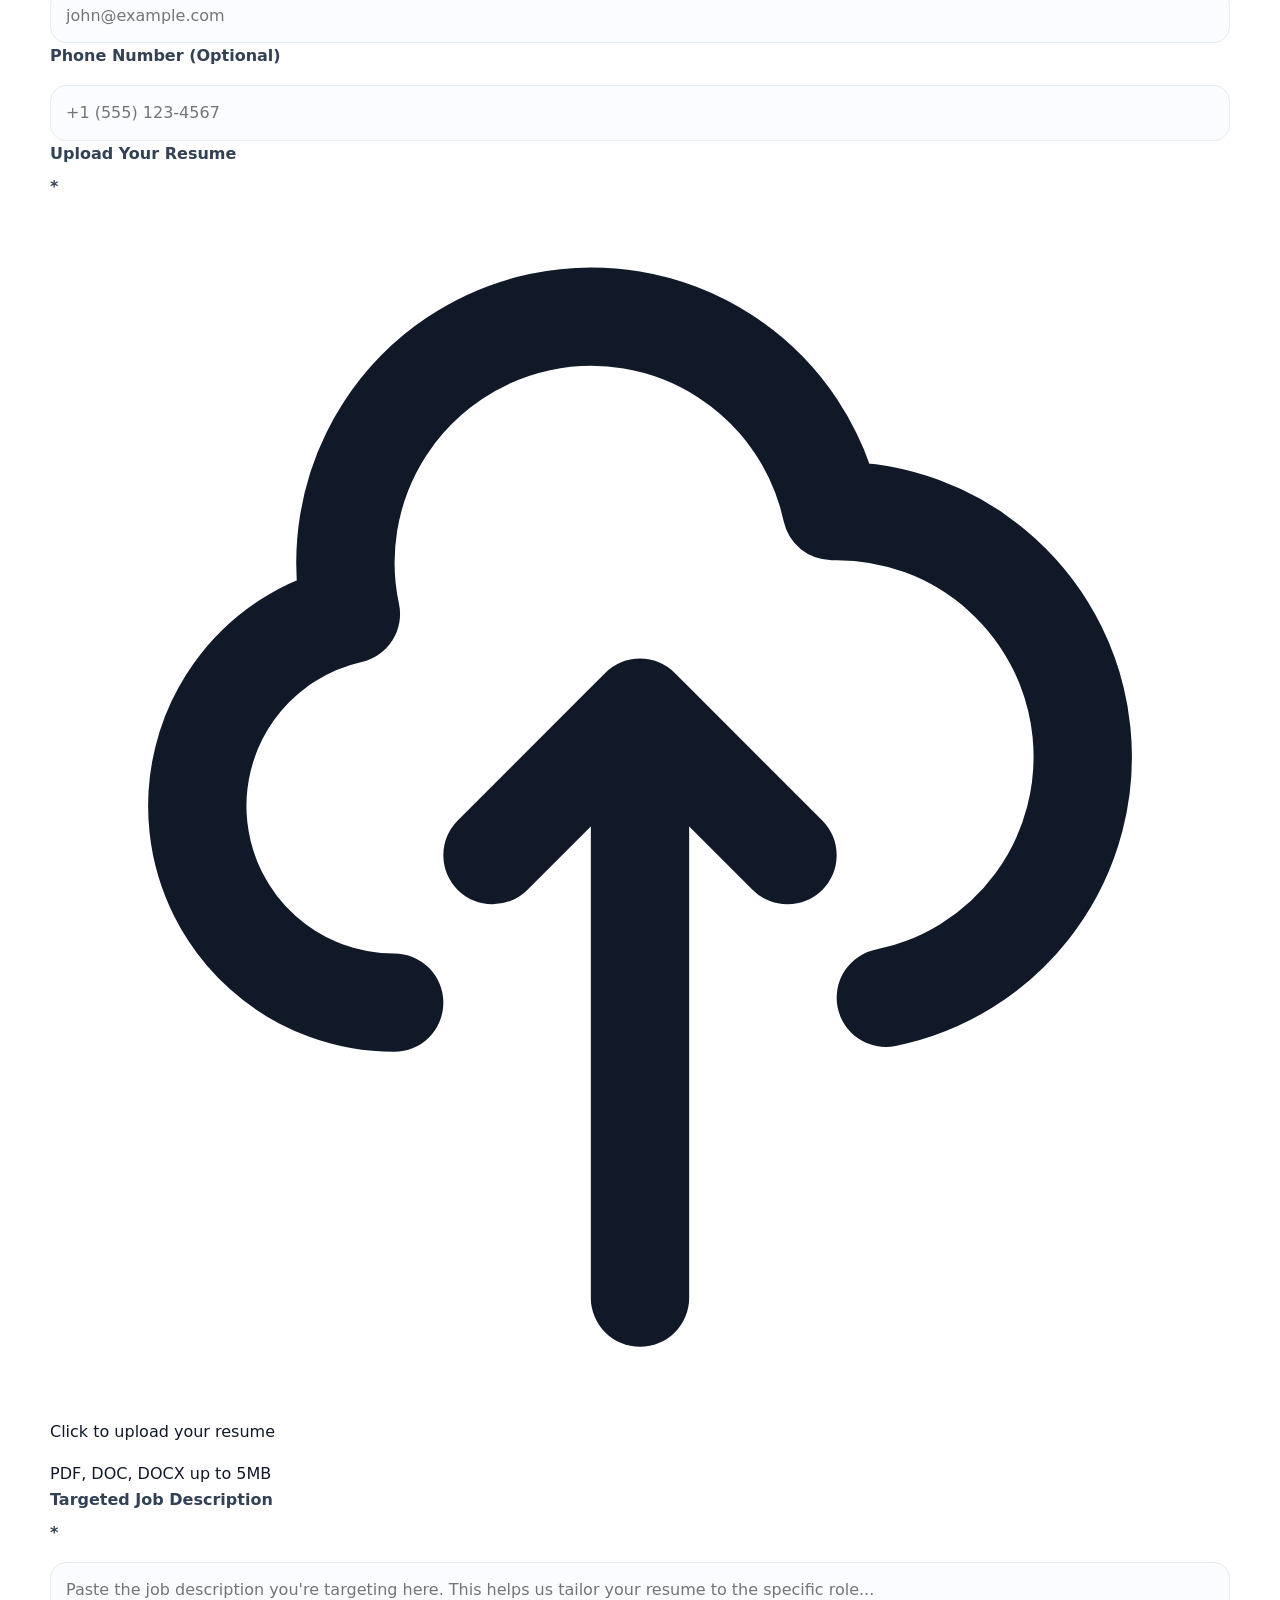
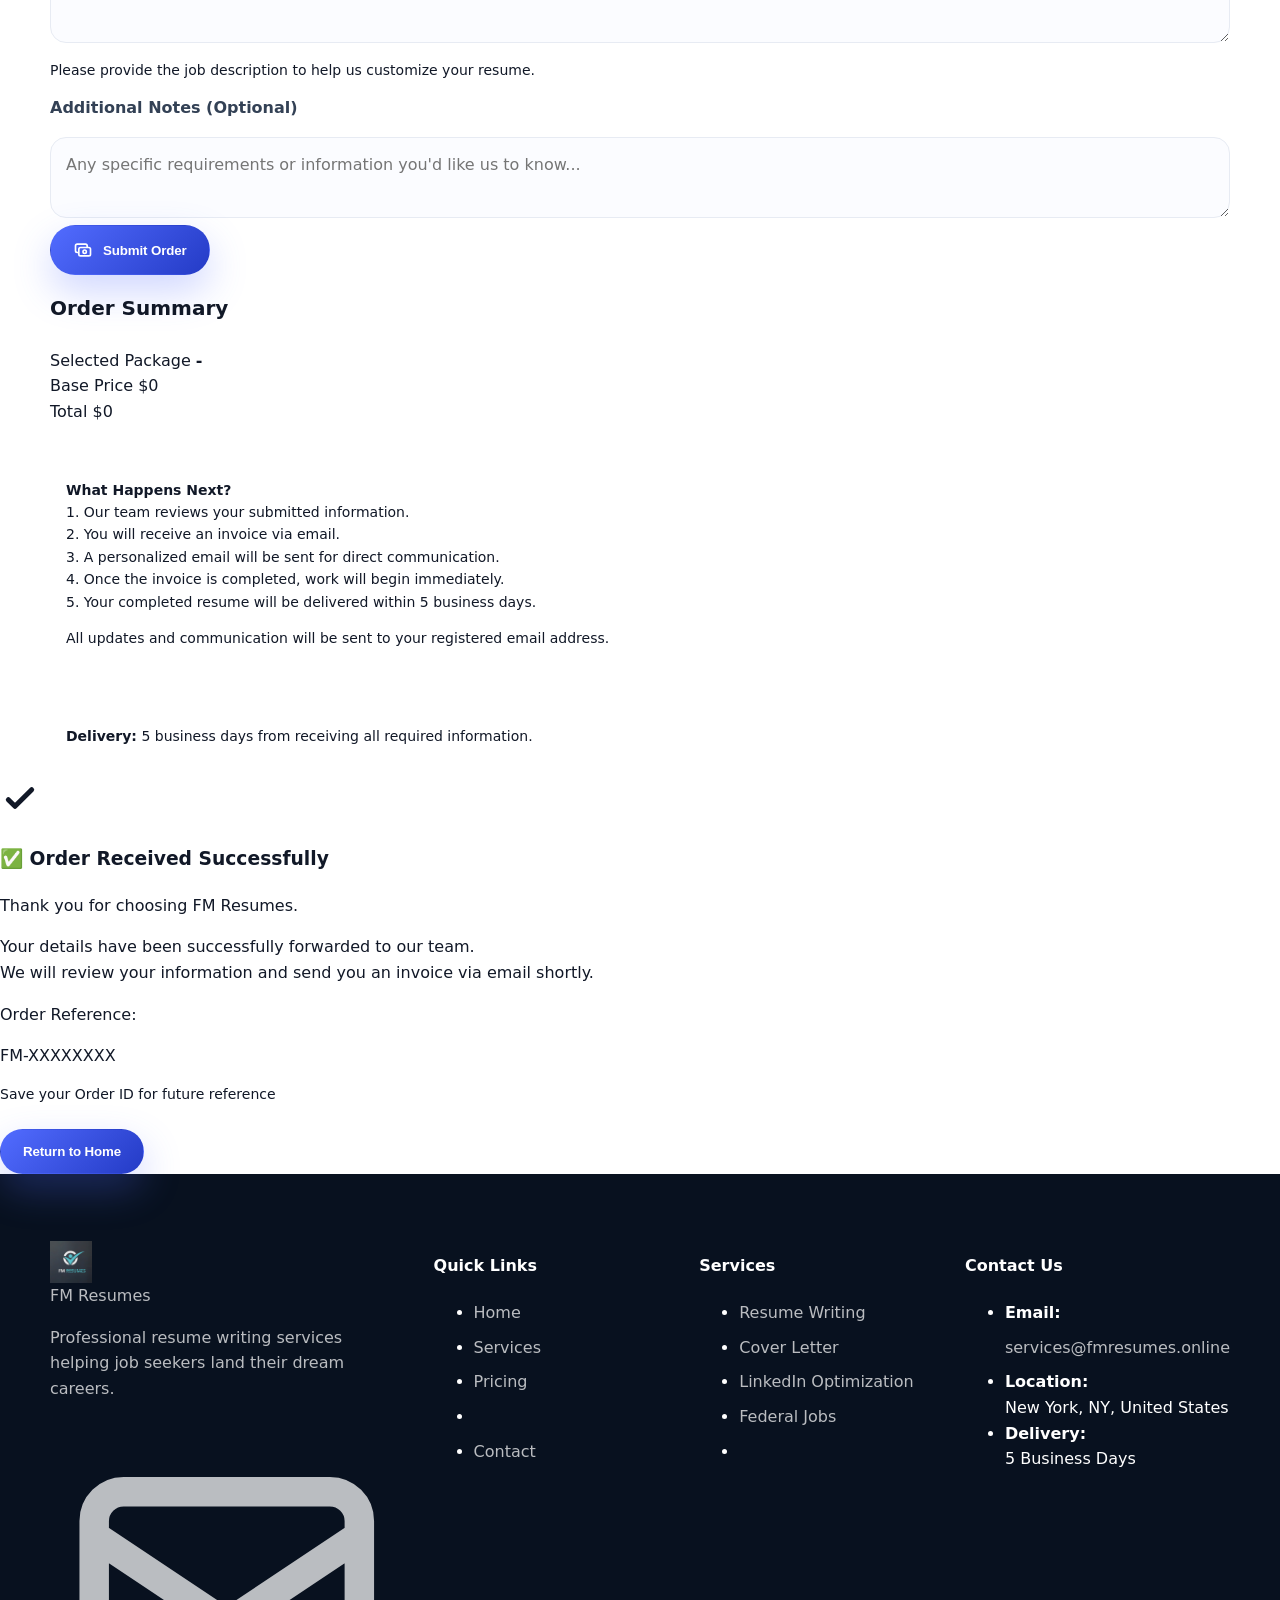
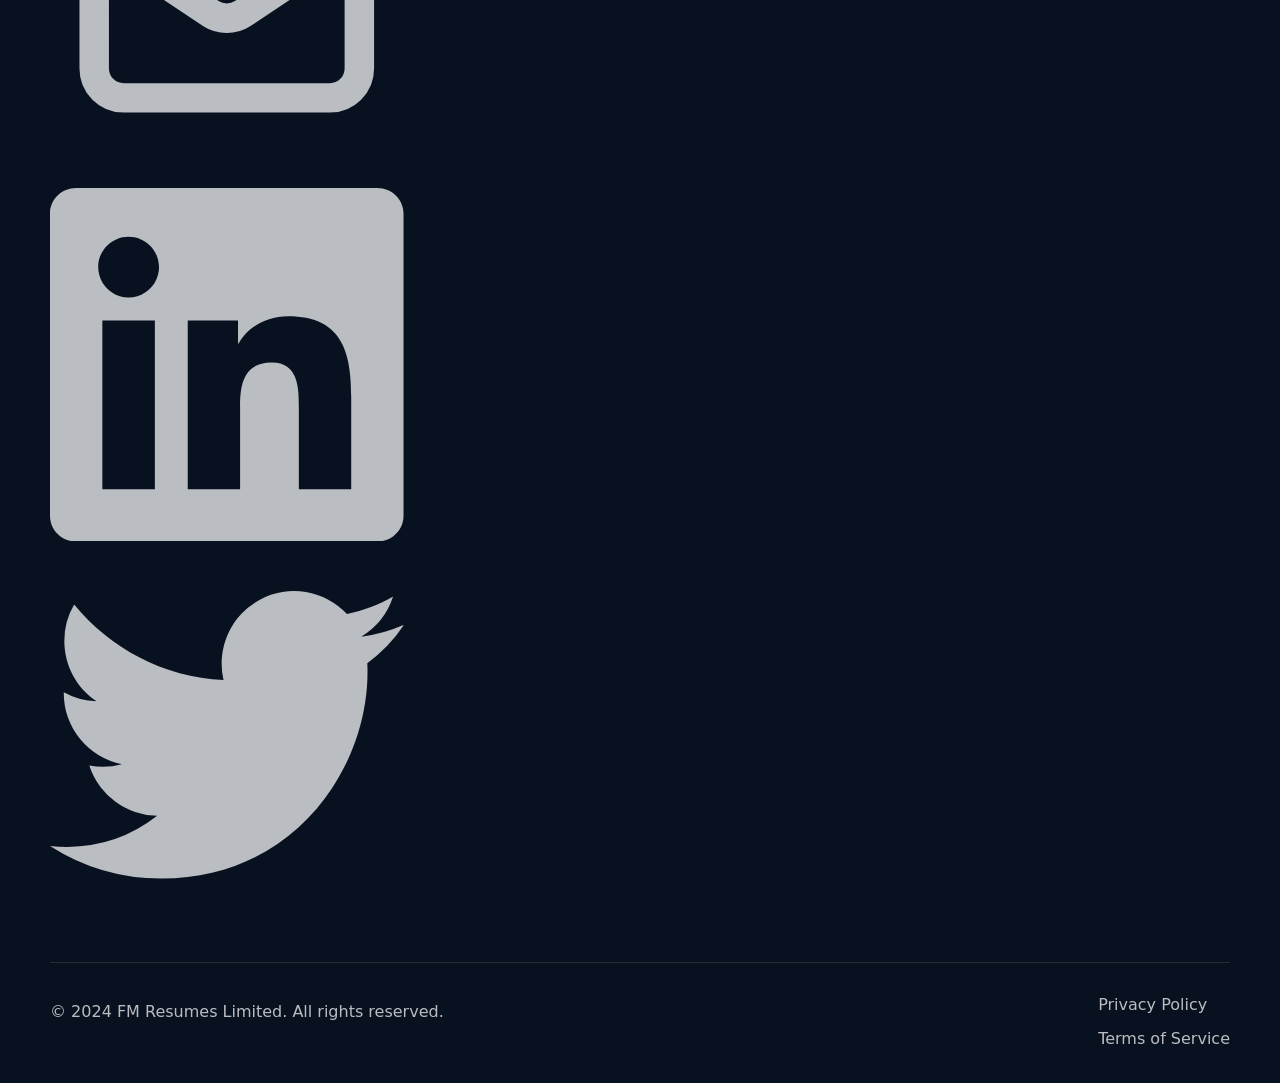
<file: checkout.html>
<!DOCTYPE html>
<html lang="en">
<head>
    <link rel="icon" type="image/png" href="/favicon.png">
    <link rel="apple-touch-icon" href="/favicon.png">
    <meta charset="UTF-8">
    <meta name="viewport" content="width=device-width, initial-scale=1.0">
    <title>Checkout | FM Resumes</title>
    <meta name="description" content="Complete your order for professional resume writing services.">
    <link rel="stylesheet" href="style.css">
</head>
<body>
    <!-- Navigation -->
    <nav class="navbar">
        <div class="container">
            <a href="index.html" class="logo">
                <img src="logo.jpg" alt="FM Resumes">
                <span>FM Resumes</span>
            </a>
            <div class="nav-links">
                <a href="index.html">Home</a>
                <a href="services.html">Services</a>
                <a href="pricing.html">Pricing</a><a href="contact.html">Contact</a>
                <a href="pricing.html" class="nav-cta">Get Started</a>
            </div>
            <button class="mobile-menu-btn" aria-label="Toggle menu">
                <svg xmlns="http://www.w3.org/2000/svg" fill="none" viewBox="0 0 24 24" stroke="currentColor">
                    <path stroke-linecap="round" stroke-linejoin="round" stroke-width="2" d="M4 6h16M4 12h16M4 18h16" />
                </svg>
            </button>
        </div>
    </nav>

    <!-- Page Header -->
    <header class="page-header">
        <div class="container">
            <h1>Checkout</h1>
            <p>Complete your order and take the next step in your career journey.</p>
        </div>
    </header>

    <!-- Checkout Form -->
    <section class="section">
        <div class="container">
            <div class="checkout-grid">
                <!-- Form -->
                <div class="checkout-form">
                    <h2 style="font-size: 1.25rem; margin-bottom: 1.5rem;">Your Information</h2>
                    <form id="checkout-form" name="checkout" method="POST" data-netlify="true" enctype="multipart/form-data">
                        <input type="hidden" name="selected_package" id="selected-package">
                        <input type="hidden" name="selected_addons" id="selected-addons">
                        <div class="form-group">
                            <label class="form-label" for="full-name">Full Name</label>
                            <input type="text" id="full-name" name="full-name" class="form-input" placeholder="John Doe" required>
                        </div>

                        <div class="form-group">
                            <label class="form-label" for="email">Email Address</label>
                            <input type="email" id="email" name="email" class="form-input" placeholder="john@example.com" required>
                        </div>

                        <div class="form-group">
                            <label class="form-label" for="phone">Phone Number (Optional)</label>
                            <input type="tel" id="phone" name="phone" class="form-input" placeholder="+1 (555) 123-4567">
                        </div>

                        <div class="form-group">
                            <label class="form-label" for="resume-upload">Upload Your Resume <span style="color: var(--danger);">*</span></label>
                            <div class="upload-area" id="checkout-upload-area">
                                <svg xmlns="http://www.w3.org/2000/svg" fill="none" viewBox="0 0 24 24" stroke="currentColor">
                                    <path stroke-linecap="round" stroke-linejoin="round" stroke-width="2" d="M7 16a4 4 0 01-.88-7.903A5 5 0 1115.9 6L16 6a5 5 0 011 9.9M15 13l-3-3m0 0l-3 3m3-3v12" />
                                </svg>
                                <p>Click to upload your resume</p>
                                <span>PDF, DOC, DOCX up to 5MB</span>
                            </div>
                            <input type="file" id="checkout-resume-upload" name="resume" accept=".pdf,.doc,.docx" style="display: none;" required>
                            <div id="checkout-file-info" style="display: none; margin-top: 1rem; padding: 1rem; background: var(--gray-50); border-radius: var(--radius);">
                                <div style="display: flex; align-items: center; justify-content: space-between;">
                                    <div style="display: flex; align-items: center; gap: 0.5rem;">
                                        <svg xmlns="http://www.w3.org/2000/svg" width="20" height="20" viewBox="0 0 24 24" fill="none" stroke="currentColor" stroke-width="2" stroke-linecap="round" stroke-linejoin="round" style="color: var(--success);">
                                            <path d="M14 2H6a2 2 0 0 0-2 2v16a2 2 0 0 0 2 2h12a2 2 0 0 0 2-2V8z"></path>
                                            <polyline points="14 2 14 8 20 8"></polyline>
                                            <polyline points="9 15 12 18 15 15"></polyline>
                                        </svg>
                                        <span id="checkout-file-name" style="font-weight: 500;"></span>
                                    </div>
                                    <span id="checkout-file-size" style="color: var(--gray-500); font-size: 0.875rem;"></span>
                                </div>
                            </div>
                        </div>

                        <div class="form-group">
                            <label class="form-label" for="job-description">Targeted Job Description <span style="color: var(--danger);">*</span></label>
                            <textarea id="job-description" name="job-description" class="form-textarea" placeholder="Paste the job description you're targeting here. This helps us tailor your resume to the specific role..." required></textarea>
                            <p style="font-size: 0.875rem; color: var(--gray-500); margin-top: 0.5rem;">Please provide the job description to help us customize your resume.</p>
                        </div>

                        <div class="form-group">
                            <label class="form-label" for="notes">Additional Notes (Optional)</label>
                            <textarea id="notes" name="notes" class="form-textarea" placeholder="Any specific requirements or information you'd like us to know..."></textarea>
                        </div>

                        <button type="submit" class="btn btn-primary btn-full btn-large">
                            <svg xmlns="http://www.w3.org/2000/svg" width="20" height="20" viewBox="0 0 24 24" fill="none" stroke="currentColor" stroke-width="2">
                                <path stroke-linecap="round" stroke-linejoin="round" d="M17 9V7a2 2 0 00-2-2H5a2 2 0 00-2 2v6a2 2 0 002 2h2m2 4h10a2 2 0 002-2v-6a2 2 0 00-2-2H9a2 2 0 00-2 2v6a2 2 0 002 2zm7-5a2 2 0 11-4 0 2 2 0 014 0z" />
                            </svg>
                            Submit Order
                        </button>
                    </form>
                </div>

                <!-- Summary -->
                <div class="checkout-summary">
                    <h2 style="font-size: 1.25rem; margin-bottom: 1.5rem;">Order Summary</h2>
                    
                    <div class="summary-row">
                        <span>Selected Package</span>
                        <span id="summary-package" style="font-weight: 600;">-</span>
                    </div>
                    <div class="summary-row">
                        <span>Base Price</span>
                        <span id="summary-base-price">$0</span>
                    </div>
                    <div class="summary-row" id="summary-cover-letter-row" style="display: none;">
                        <span>Cover Letter</span>
                        <span id="summary-cover-letter">$0</span>
                    </div>
                    <div class="summary-row" id="summary-linkedin-row" style="display: none;">
                        <span>LinkedIn Optimization</span>
                        <span id="summary-linkedin">$0</span>
                    </div>
                    <div class="summary-row total">
                        <span>Total</span>
                        <span id="summary-total">$0</span>
                    </div>

                    <div style="margin-top: 1.5rem; padding: 1rem; background: var(--gray-50); border-radius: var(--radius);">
                        <p style="font-size: 0.875rem; color: var(--gray-600);">
                            <strong>What Happens Next?</strong><br>
                            1. Our team reviews your submitted information.<br>
                            2. You will receive an invoice via email.<br>
                            3. A personalized email will be sent for direct communication.<br>
                            4. Once the invoice is completed, work will begin immediately.<br>
                            5. Your completed resume will be delivered within 5 business days.
                        </p>
                        <p style="font-size: 0.875rem; color: var(--gray-600); margin-top: 0.75rem;">
                            All updates and communication will be sent to your registered email address.
                        </p>
                    </div>

                    <div style="margin-top: 1rem; padding: 1rem; background: var(--primary-light); border-radius: var(--radius);">
                        <p style="font-size: 0.875rem; color: var(--primary-dark);">
                            <strong>Delivery:</strong> 5 business days from receiving all required information.
                        </p>
                    </div>
                </div>
            </div>
        </div>
    </section>

    <!-- Success Modal -->
    <div class="modal-overlay" id="success-modal">
        <div class="modal">
            <div class="modal-icon">
                <svg xmlns="http://www.w3.org/2000/svg" width="40" height="40" viewBox="0 0 24 24" fill="none" stroke="currentColor" stroke-width="3">
                    <path stroke-linecap="round" stroke-linejoin="round" d="M5 13l4 4L19 7" />
                </svg>
            </div>
            <h3>✅ Order Received Successfully</h3>
            <p>Thank you for choosing FM Resumes.</p>
            <p>Your details have been successfully forwarded to our team.<br>
                We will review your information and send you an invoice via email shortly.</p>
            <p>Order Reference:</p>
            <div class="order-ref" id="order-ref">FM-XXXXXXXX</div>
            <p style="font-size: 0.875rem; color: var(--gray-500); margin-bottom: 1.5rem;">Save your Order ID for future reference</p>
            <button class="btn btn-primary btn-full" id="close-modal">Return to Home</button>
        </div>
    </div>

    <!-- Footer -->
    <footer class="footer">
        <div class="container">
            <div class="footer-grid">
                <div class="footer-brand">
                    <a href="index.html" class="logo">
                        <img src="logo.jpg" alt="FM Resumes">
                        <span>FM Resumes</span>
                    </a>
                    <p>Professional resume writing services helping job seekers land their dream careers.</p>
                    <div class="footer-social">
                        <a href="mailto:services@fmresumes.online" aria-label="Email">
                            <svg xmlns="http://www.w3.org/2000/svg" fill="none" viewBox="0 0 24 24" stroke="currentColor">
                                <path stroke-linecap="round" stroke-linejoin="round" stroke-width="2" d="M3 8l7.89 5.26a2 2 0 002.22 0L21 8M5 19h14a2 2 0 002-2V7a2 2 0 00-2-2H5a2 2 0 00-2 2v10a2 2 0 002 2z" />
                            </svg>
                        </a>
                        <a href="#" aria-label="LinkedIn">
                            <svg xmlns="http://www.w3.org/2000/svg" fill="currentColor" viewBox="0 0 24 24">
                                <path d="M20.447 20.452h-3.554v-5.569c0-1.328-.027-3.037-1.852-3.037-1.853 0-2.136 1.445-2.136 2.939v5.667H9.351V9h3.414v1.561h.046c.477-.9 1.637-1.85 3.37-1.85 3.601 0 4.267 2.37 4.267 5.455v6.286zM5.337 7.433c-1.144 0-2.063-.926-2.063-2.065 0-1.138.92-2.063 2.063-2.063 1.14 0 2.064.925 2.064 2.063 0 1.139-.925 2.065-2.064 2.065zm1.782 13.019H3.555V9h3.564v11.452zM22.225 0H1.771C.792 0 0 .774 0 1.729v20.542C0 23.227.792 24 1.771 24h20.451C23.2 24 24 23.227 24 22.271V1.729C24 .774 23.2 0 22.222 0h.003z"/>
                            </svg>
                        </a>
                        <a href="#" aria-label="Twitter">
                            <svg xmlns="http://www.w3.org/2000/svg" fill="currentColor" viewBox="0 0 24 24">
                                <path d="M23.953 4.57a10 10 0 01-2.825.775 4.958 4.958 0 002.163-2.723c-.951.555-2.005.959-3.127 1.184a4.92 4.92 0 00-8.384 4.482C7.69 8.095 4.067 6.13 1.64 3.162a4.822 4.822 0 00-.666 2.475c0 1.71.87 3.213 2.188 4.096a4.904 4.904 0 01-2.228-.616v.06a4.923 4.923 0 003.946 4.827 4.996 4.996 0 01-2.212.085 4.936 4.936 0 004.604 3.417 9.867 9.867 0 01-6.102 2.105c-.39 0-.779-.023-1.17-.067a13.995 13.995 0 007.557 2.209c9.053 0 13.998-7.496 13.998-13.985 0-.21 0-.42-.015-.63A9.935 9.935 0 0024 4.59z"/>
                            </svg>
                        </a>
                    </div>
                </div>
                <div>
                    <h4>Quick Links</h4>
                    <ul class="footer-links">
                        <li><a href="index.html">Home</a></li>
                        <li><a href="services.html">Services</a></li>
                        <li><a href="pricing.html">Pricing</a></li>
                        <li></li>
                        <li><a href="contact.html">Contact</a></li>
                    </ul>
                </div>
                <div>
                    <h4>Services</h4>
                    <ul class="footer-links">
                        <li><a href="early-career.html">Resume Writing</a></li>
                        <li><a href="services.html">Cover Letter</a></li>
                        <li><a href="services.html">LinkedIn Optimization</a></li>
                        <li><a href="services.html">Federal Jobs</a></li>
                        <li></li>
                    </ul>
                </div>
                <div>
                    <h4>Contact Us</h4>
                    <ul class="footer-links">
                        <li><strong>Email:</strong><br><a href="mailto:services@fmresumes.online">services@fmresumes.online</a></li>
                        <li><strong>Location:</strong><br>New York, NY, United States</li>
                        <li><strong>Delivery:</strong><br>5 Business Days</li>
                    </ul>
                </div>
            </div>
            <div class="footer-bottom">
                <p>&copy; 2024 FM Resumes Limited. All rights reserved.</p>
                <div class="footer-bottom-links">
                    <a href="#">Privacy Policy</a>
                    <a href="#">Terms of Service</a>
                </div>
            </div>
        </div>
    </footer>

    <script src="main.js"></script>
</body>
</html>
</file>
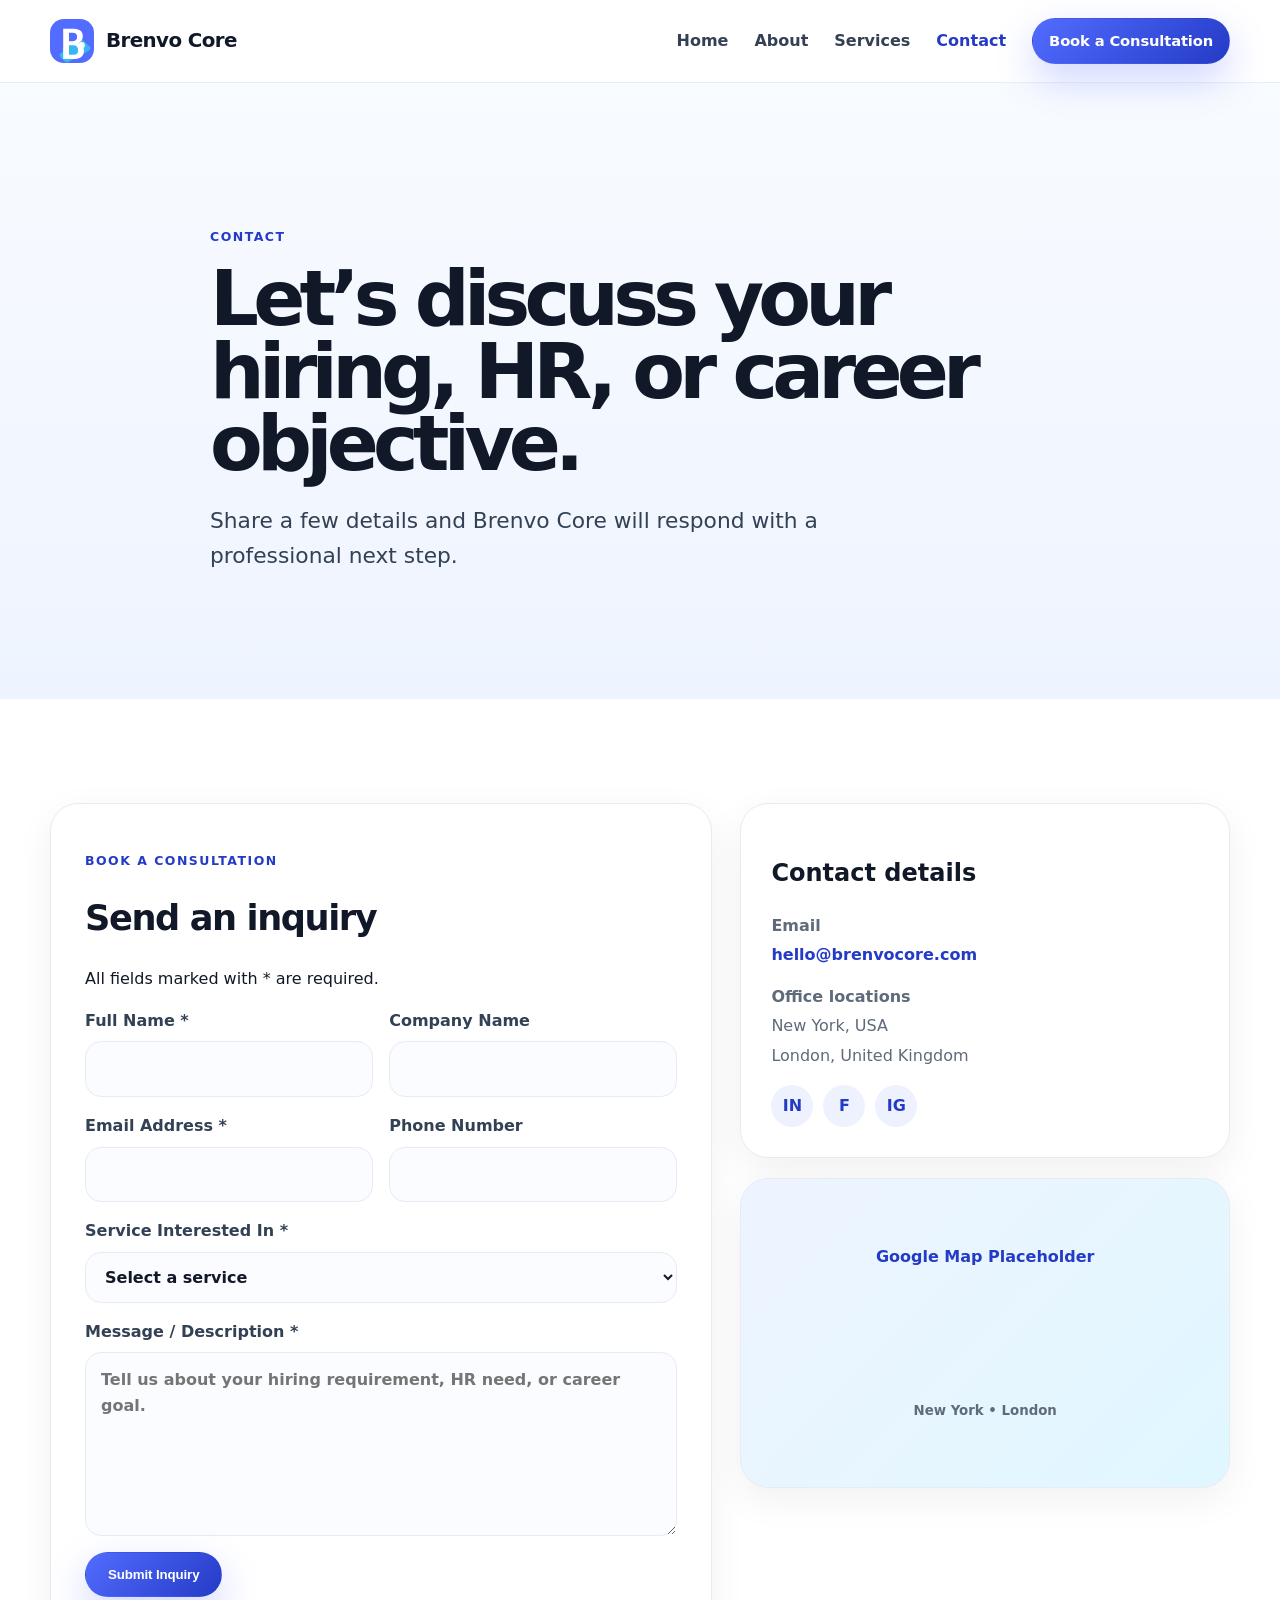
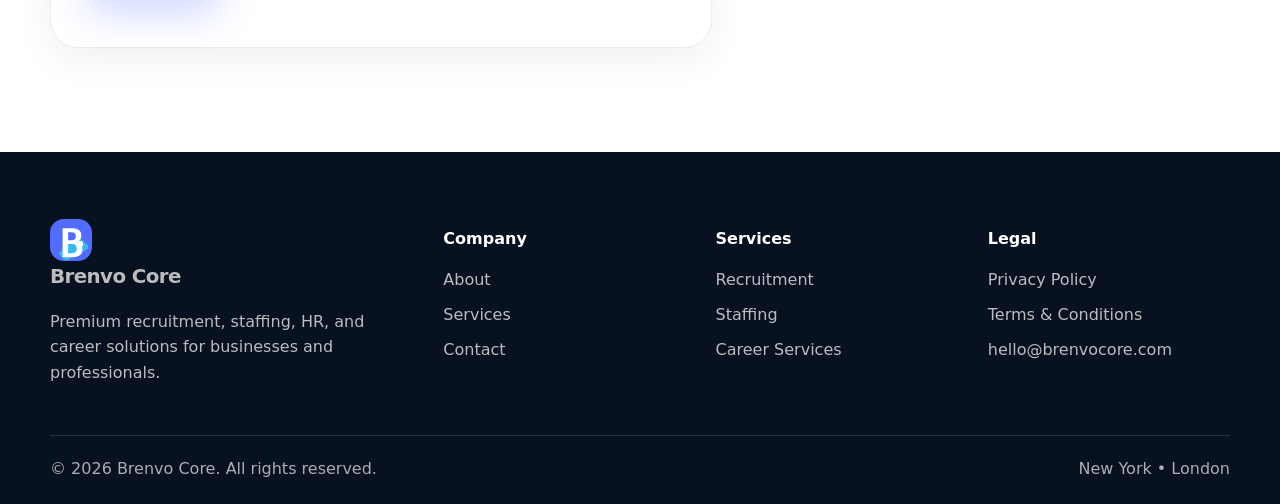
<file: contact.html>
<!DOCTYPE html>
<html lang="en">
<head>
  <meta charset="UTF-8"><meta name="viewport" content="width=device-width, initial-scale=1.0">
  <title>Contact Brenvo Core | Book Recruitment, HR & Career Consultation</title>
  <meta name="description" content="Contact Brenvo Core for recruitment, staffing, HR solutions, resume writing, LinkedIn optimization, cover letters, career counseling, talent acquisition, and workforce consulting.">
  <link rel="icon" type="image/svg+xml" href="favicon.svg"><link rel="apple-touch-icon" href="favicon.svg"><link rel="stylesheet" href="style.css">
</head>
<body>
  <a class="skip-link" href="#main">Skip to content</a>
  <header class="site-header" data-header><nav class="nav container" aria-label="Primary navigation"><a class="brand" href="index.html"><img src="logo.svg" alt="Brenvo Core logo"><span>Brenvo Core</span></a><button class="nav-toggle" type="button" aria-expanded="false" aria-controls="nav-menu"><span></span><span></span><span></span><span class="sr-only">Menu</span></button><div class="nav-menu" id="nav-menu"><a href="index.html">Home</a><a href="about.html">About</a><a href="services.html">Services</a><a href="contact.html" aria-current="page">Contact</a><a class="btn btn-small btn-primary" href="#consultation">Book a Consultation</a></div></nav></header>
  <main id="main">
    <section class="page-hero section-pad"><div class="container narrow reveal"><p class="eyebrow">Contact</p><h1>Let’s discuss your hiring, HR, or career objective.</h1><p class="lead">Share a few details and Brenvo Core will respond with a professional next step.</p></div></section>
    <section class="section-pad" id="consultation"><div class="container contact-grid">
      <form class="contact-form reveal" id="contact-form" name="contact" method="POST" data-netlify="true" netlify-honeypot="bot-field" novalidate>
        <input type="hidden" name="form-name" value="contact"><p class="hidden"><label>Do not fill this out: <input name="bot-field"></label></p>
        <div class="form-head"><p class="eyebrow">Book a consultation</p><h2>Send an inquiry</h2><p>All fields marked with * are required.</p></div>
        <div class="form-grid"><label>Full Name *<input name="full_name" id="full_name" type="text" autocomplete="name" required minlength="2"></label><label>Company Name<input name="company_name" id="company_name" type="text" autocomplete="organization"></label></div>
        <div class="form-grid"><label>Email Address *<input name="email" id="email" type="email" autocomplete="email" required></label><label>Phone Number<input name="phone" id="phone" type="tel" autocomplete="tel"></label></div>
        <label>Service Interested In *<select name="service" id="service" required><option value="">Select a service</option><option>Recruitment Solutions</option><option>Staffing Services</option><option>HR Solutions</option><option>Resume Writing</option><option>LinkedIn Profile Optimization</option><option>Cover Letter Writing</option><option>Career Counseling</option><option>Talent Acquisition</option><option>Workforce Consulting</option></select></label>
        <label>Message / Description *<textarea name="message" id="message" rows="6" required minlength="10" placeholder="Tell us about your hiring requirement, HR need, or career goal."></textarea></label>
        <button class="btn btn-primary" type="submit">Submit Inquiry</button><p class="form-status" role="status" aria-live="polite"></p>
      </form>
      <aside class="contact-aside reveal"><div class="info-card"><h2>Contact details</h2><p><strong>Email</strong><a href="mailto:hello@brenvocore.com">hello@brenvocore.com</a></p><p><strong>Office locations</strong><span>New York, USA</span><span>London, United Kingdom</span></p><div class="socials" aria-label="Social media links"><a href="https://www.linkedin.com" aria-label="LinkedIn">in</a><a href="https://www.facebook.com" aria-label="Facebook">f</a><a href="https://www.instagram.com" aria-label="Instagram">ig</a></div></div><div class="map-placeholder" role="img" aria-label="Map placeholder for New York and London offices"><span>Google Map Placeholder</span><small>New York • London</small></div></aside>
    </div></section>
  </main>
  <footer class="footer"><div class="container footer-grid"><div><a class="brand footer-brand" href="index.html"><img src="logo.svg" alt="Brenvo Core logo"><span>Brenvo Core</span></a><p>Premium recruitment, staffing, HR, and career solutions for businesses and professionals.</p></div><div><h3>Company</h3><a href="about.html">About</a><a href="services.html">Services</a><a href="contact.html">Contact</a></div><div><h3>Services</h3><a href="services.html#recruitment">Recruitment</a><a href="services.html#staffing">Staffing</a><a href="services.html#career-services">Career Services</a></div><div><h3>Legal</h3><a href="privacy.html">Privacy Policy</a><a href="terms.html">Terms & Conditions</a><a href="mailto:hello@brenvocore.com">hello@brenvocore.com</a></div></div><div class="container footer-bottom"><span>© 2026 Brenvo Core. All rights reserved.</span><span>New York • London</span></div></footer>
  <script src="main.js" defer></script>
</body>
</html>
</file>
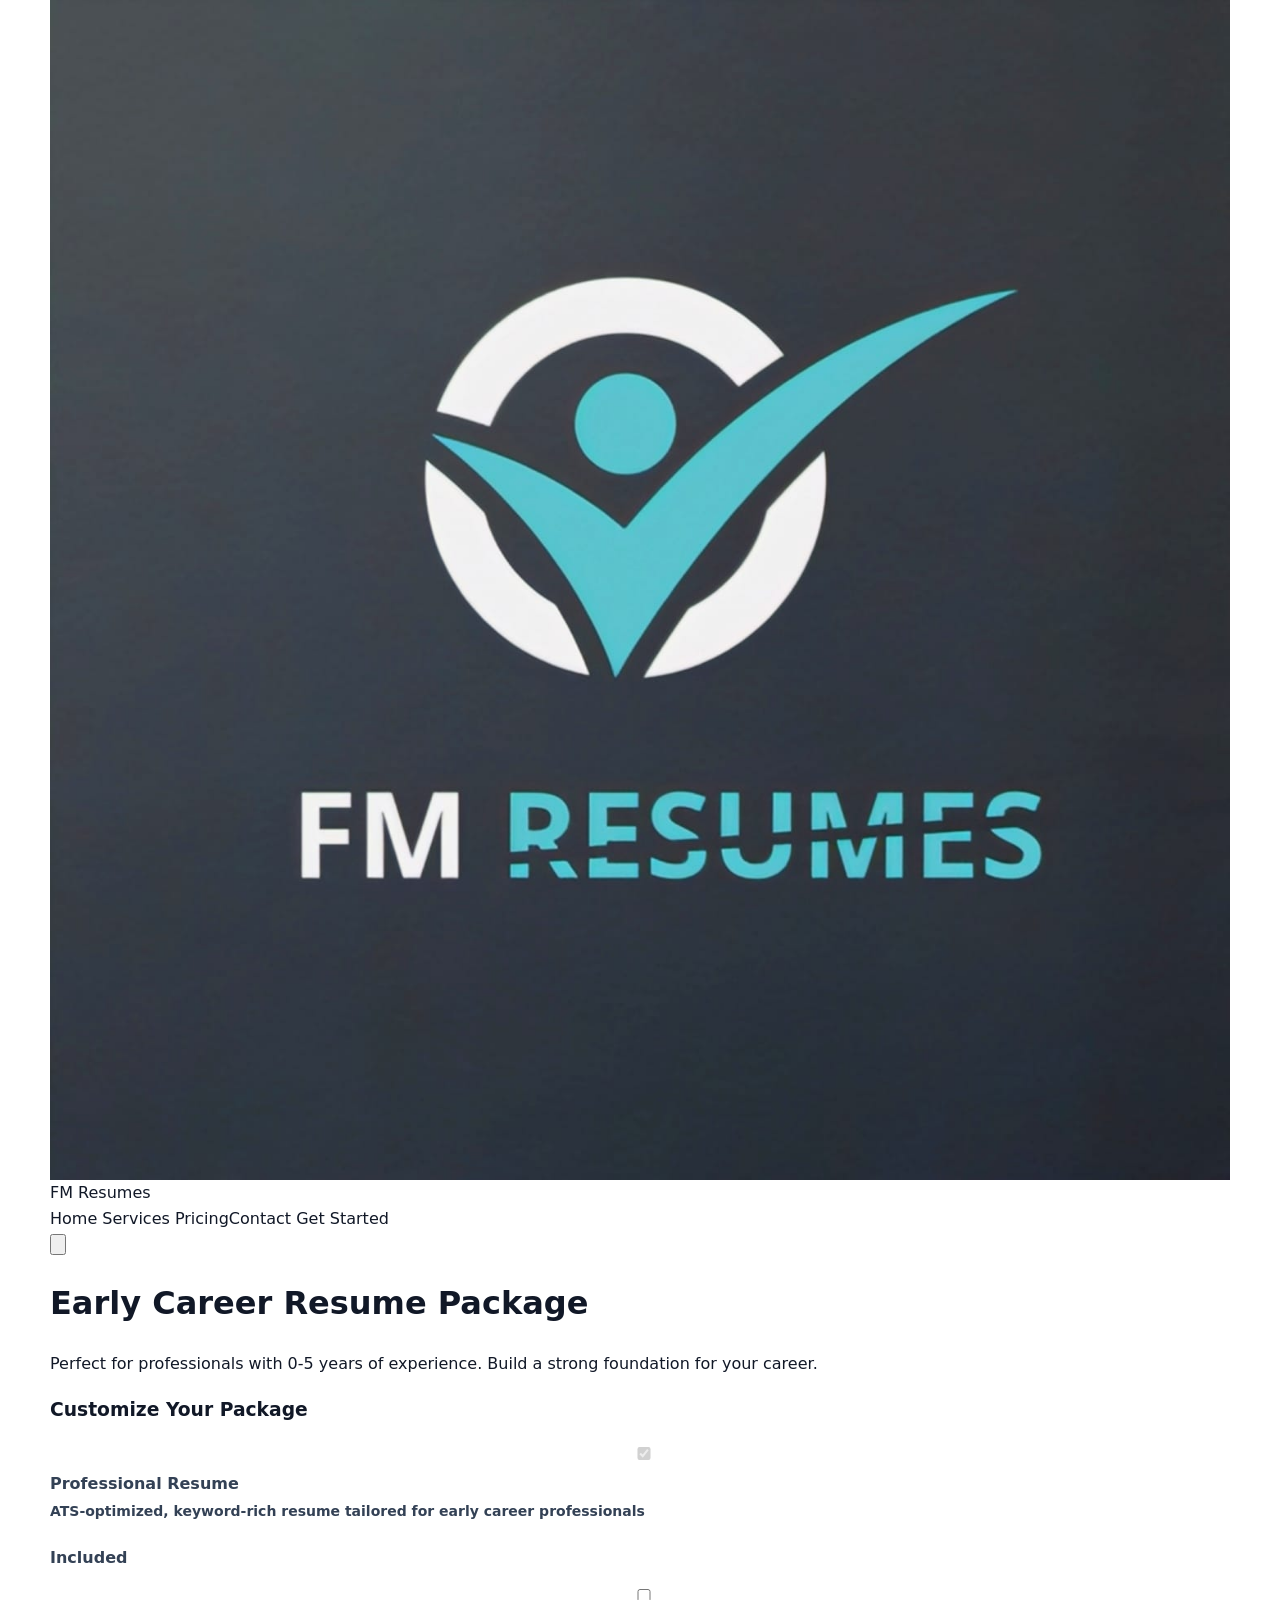
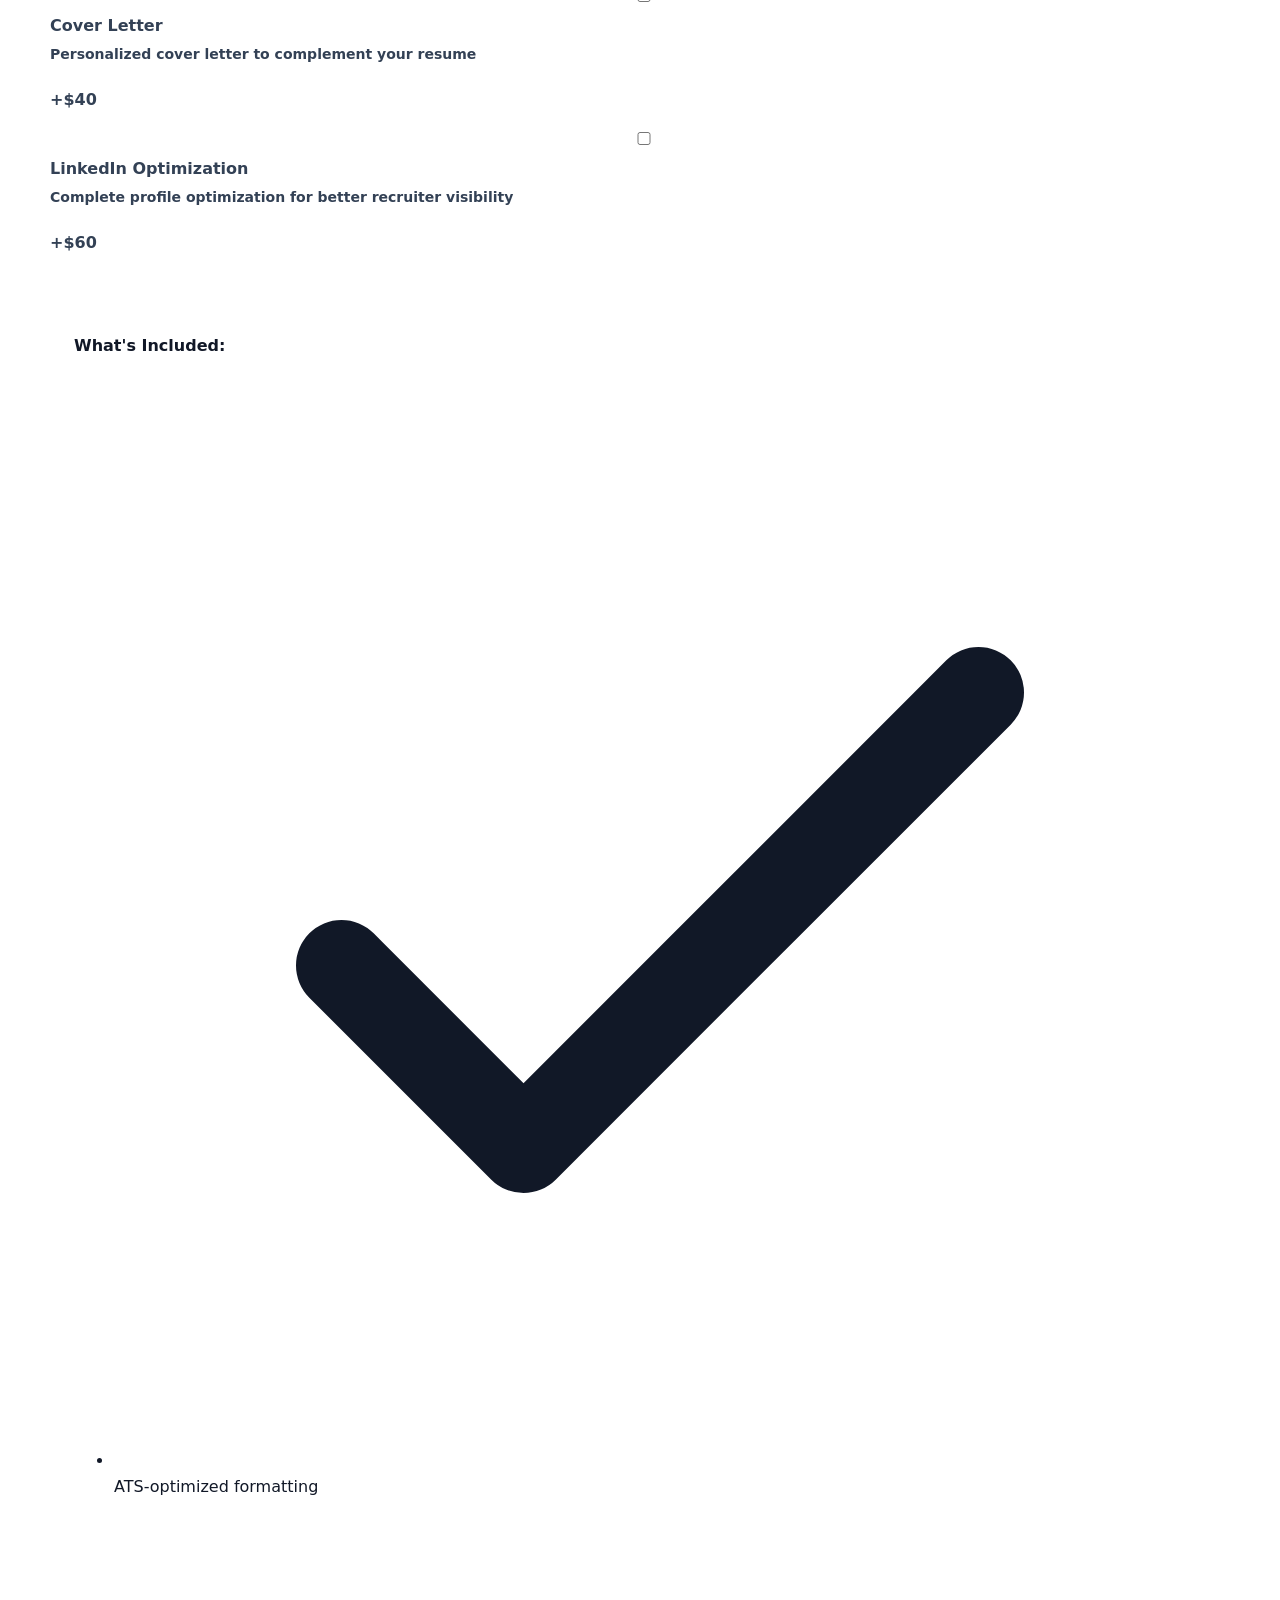
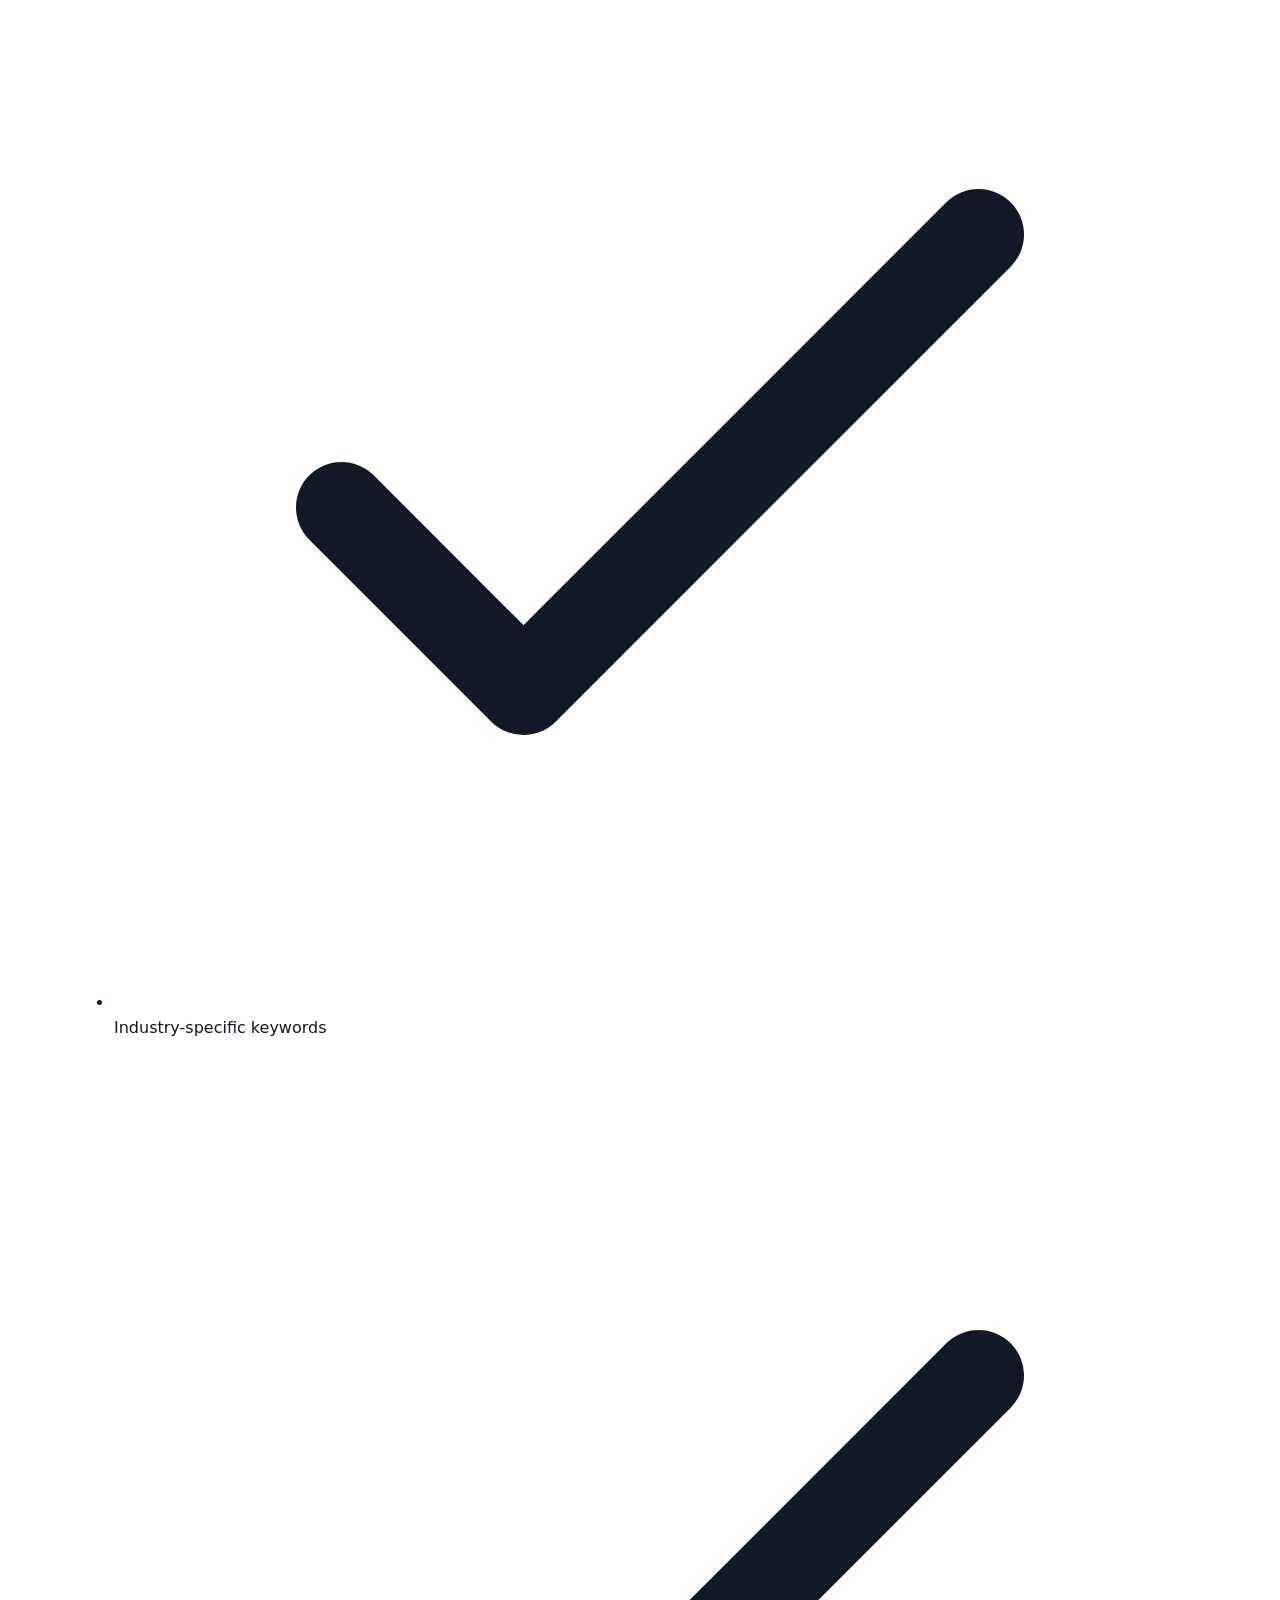
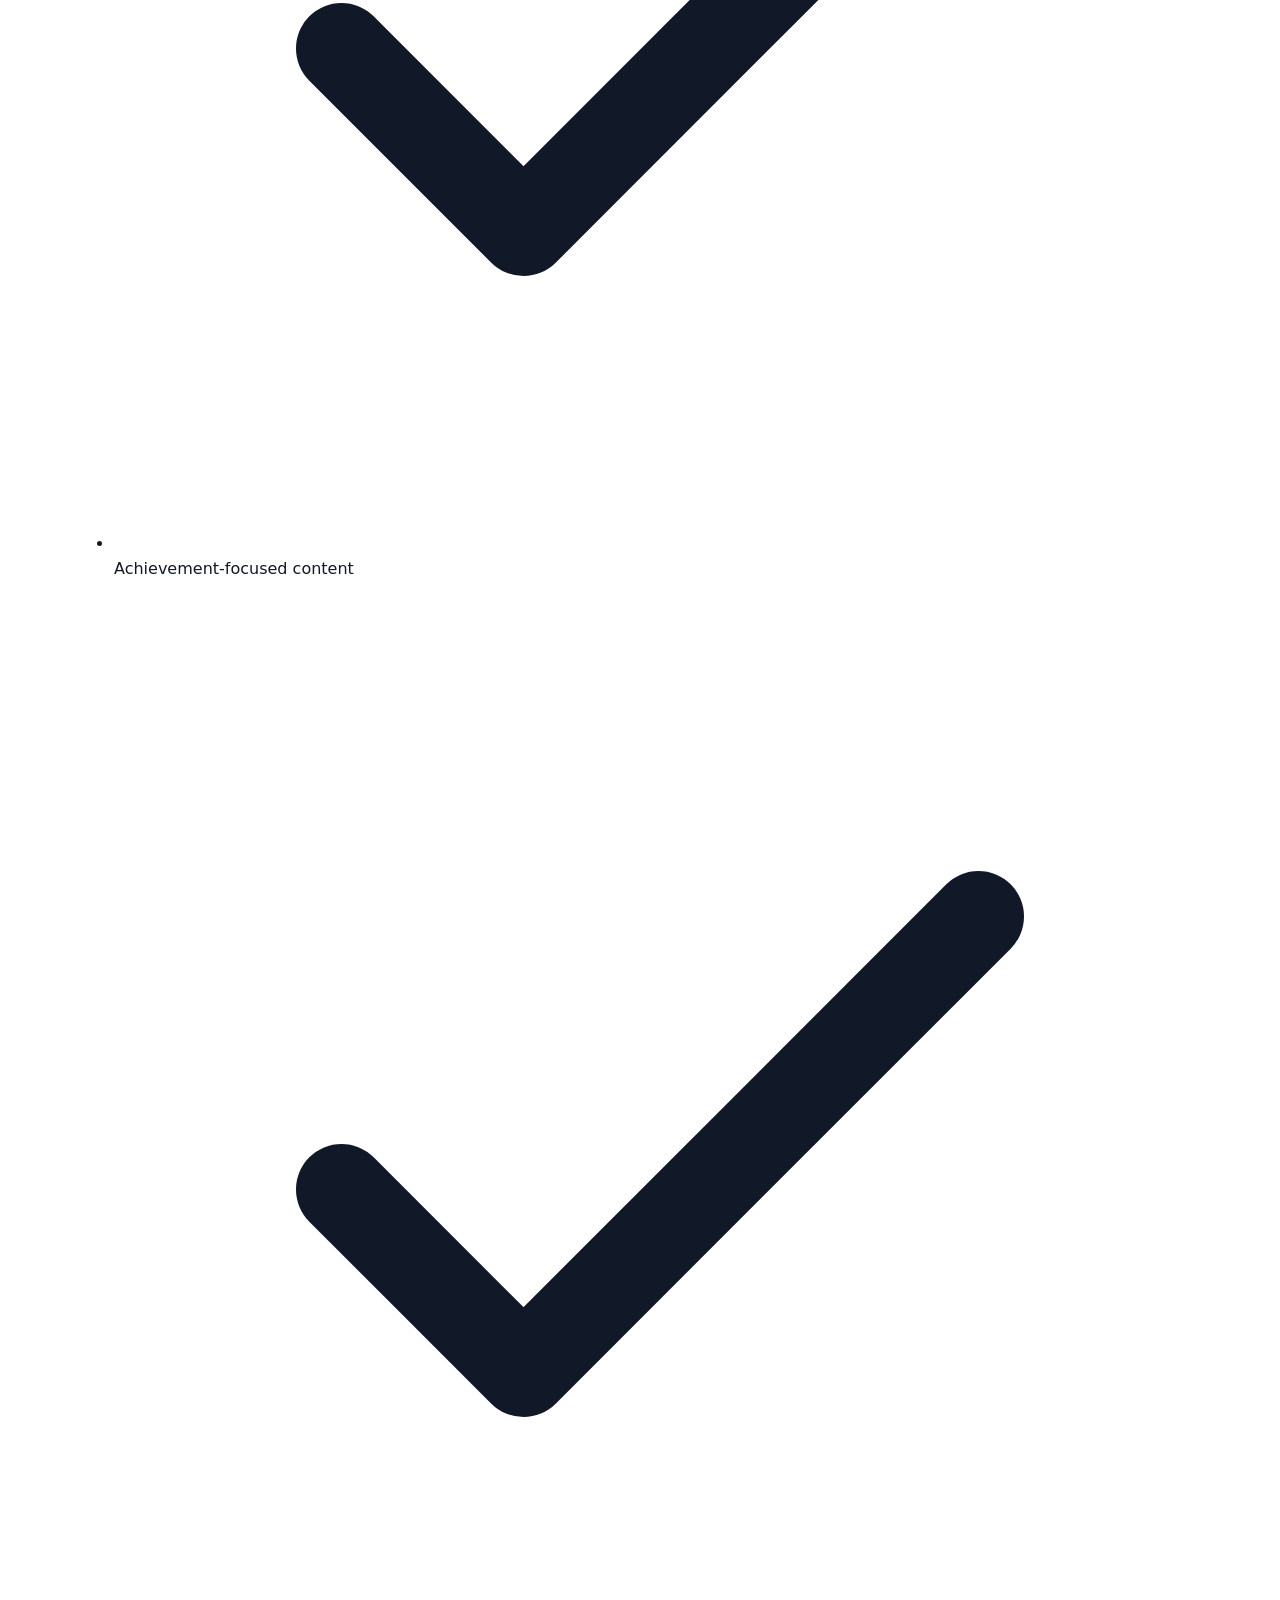
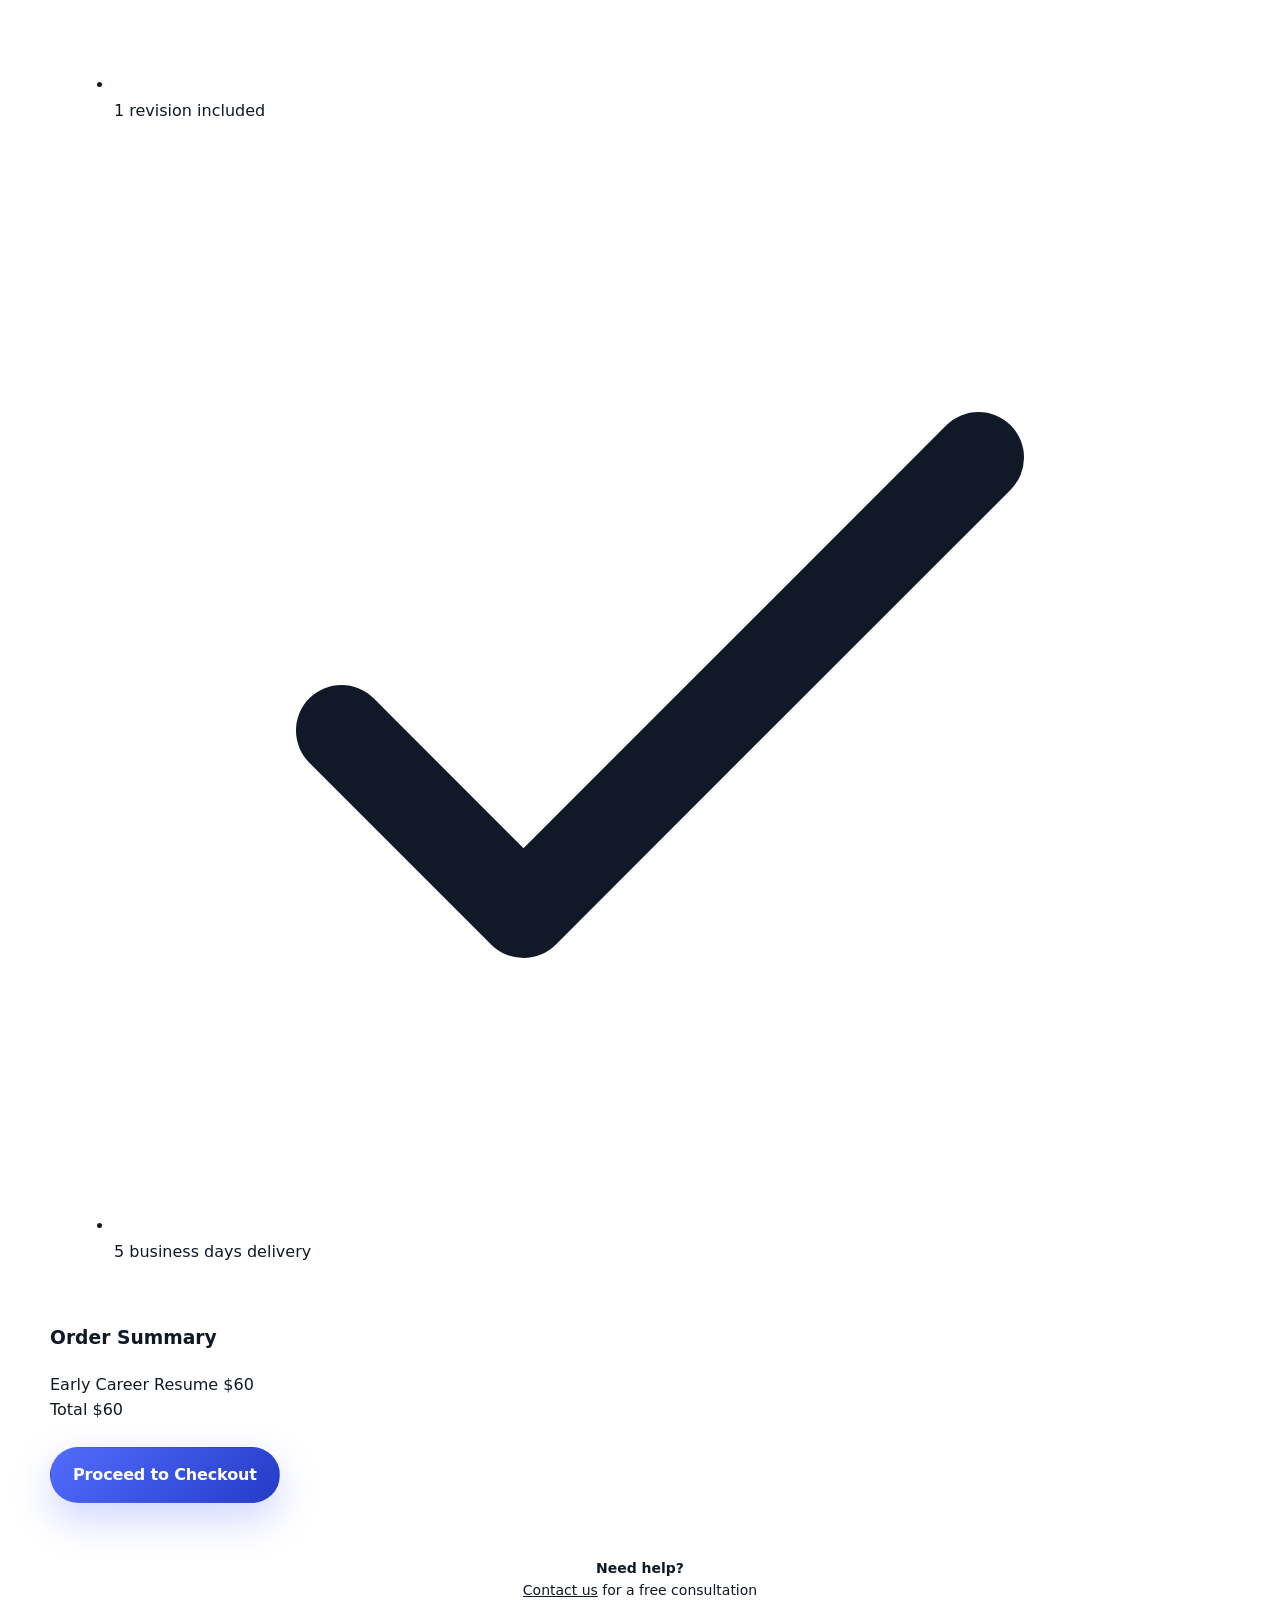
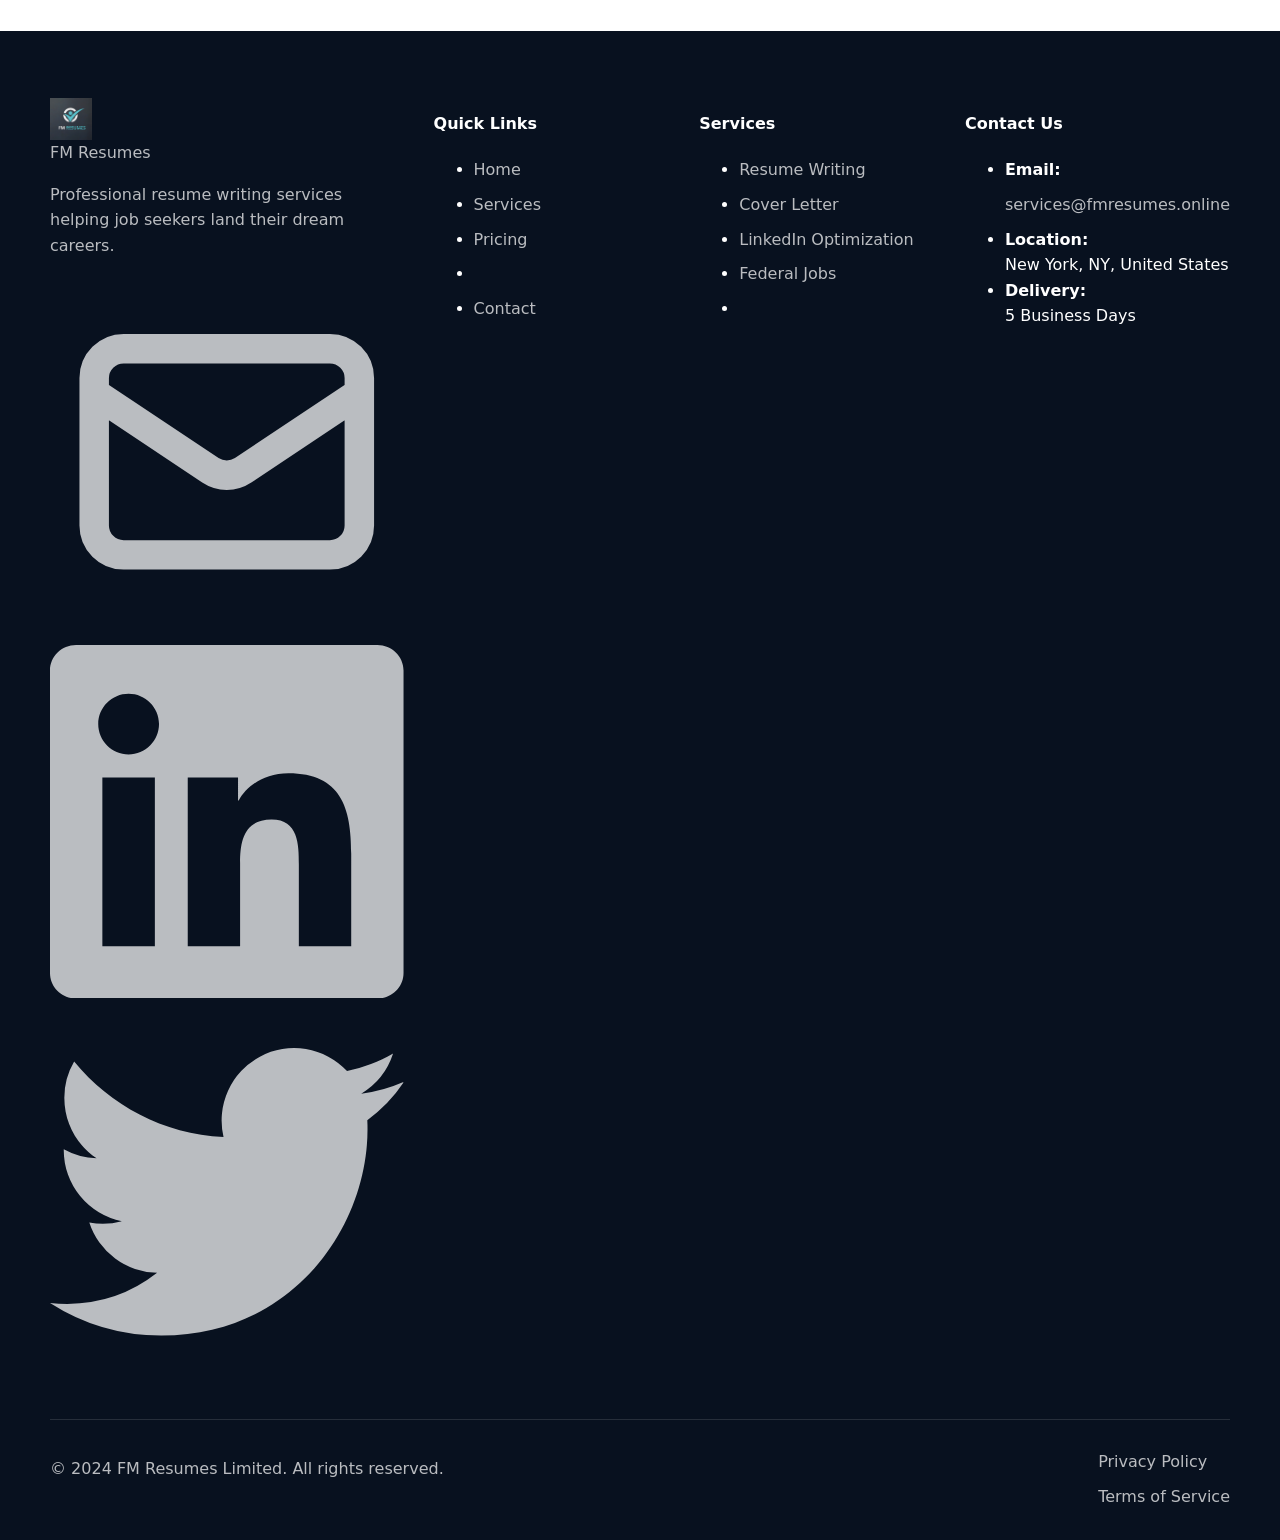
<file: early-career.html>
<!DOCTYPE html>
<html lang="en">
<head>
    <link rel="icon" type="image/png" href="/favicon.png">
    <link rel="apple-touch-icon" href="/favicon.png">
    <meta charset="UTF-8">
    <meta name="viewport" content="width=device-width, initial-scale=1.0">
    <title>Early Career Resume Package | FM Resumes</title>
    <meta name="description" content="Professional resume writing for early career professionals with 0-5 years of experience. ATS-optimized and keyword-rich.">
    <link rel="stylesheet" href="style.css">
</head>
<body>
    <!-- Navigation -->
    <nav class="navbar">
        <div class="container">
            <a href="index.html" class="logo">
                <img src="logo.jpg" alt="FM Resumes">
                <span>FM Resumes</span>
            </a>
            <div class="nav-links">
                <a href="index.html">Home</a>
                <a href="services.html">Services</a>
                <a href="pricing.html">Pricing</a><a href="contact.html">Contact</a>
                <a href="pricing.html" class="nav-cta">Get Started</a>
            </div>
            <button class="mobile-menu-btn" aria-label="Toggle menu">
                <svg xmlns="http://www.w3.org/2000/svg" fill="none" viewBox="0 0 24 24" stroke="currentColor">
                    <path stroke-linecap="round" stroke-linejoin="round" stroke-width="2" d="M4 6h16M4 12h16M4 18h16" />
                </svg>
            </button>
        </div>
    </nav>

    <!-- Page Header -->
    <header class="page-header">
        <div class="container">
            <h1>Early Career Resume Package</h1>
            <p>Perfect for professionals with 0-5 years of experience. Build a strong foundation for your career.</p>
        </div>
    </header>

    <!-- Package Builder -->
    <section class="section">
        <div class="container">
            <div class="package-builder">
                <!-- Options -->
                <div class="package-options">
                    <h3>Customize Your Package</h3>
                    
                    <div class="option-item included">
                        <label class="checkbox-group">
                            <input type="checkbox" checked disabled>
                            <div>
                                <strong>Professional Resume</strong>
                                <p style="font-size: 0.875rem; color: var(--gray-500); margin-top: 0.25rem;">ATS-optimized, keyword-rich resume tailored for early career professionals</p>
                            </div>
                            <span class="checkbox-price" style="color: var(--success);">Included</span>
                        </label>
                    </div>

                    <div class="option-item">
                        <label class="checkbox-group" for="cover-letter">
                            <input type="checkbox" id="cover-letter">
                            <div>
                                <strong>Cover Letter</strong>
                                <p style="font-size: 0.875rem; color: var(--gray-500); margin-top: 0.25rem;">Personalized cover letter to complement your resume</p>
                            </div>
                            <span class="checkbox-price">+$40</span>
                        </label>
                    </div>

                    <div class="option-item">
                        <label class="checkbox-group" for="linkedin">
                            <input type="checkbox" id="linkedin">
                            <div>
                                <strong>LinkedIn Optimization</strong>
                                <p style="font-size: 0.875rem; color: var(--gray-500); margin-top: 0.25rem;">Complete profile optimization for better recruiter visibility</p>
                            </div>
                            <span class="checkbox-price">+$60</span>
                        </label>
                    </div>

                    <div style="margin-top: 2rem; padding: 1.5rem; background: var(--gray-50); border-radius: var(--radius);">
                        <h4 style="font-size: 1rem; margin-bottom: 1rem;">What's Included:</h4>
                        <ul class="feature-list">
                            <li>
                                <svg xmlns="http://www.w3.org/2000/svg" fill="none" viewBox="0 0 24 24" stroke="currentColor">
                                    <path stroke-linecap="round" stroke-linejoin="round" stroke-width="2" d="M5 13l4 4L19 7" />
                                </svg>
                                ATS-optimized formatting
                            </li>
                            <li>
                                <svg xmlns="http://www.w3.org/2000/svg" fill="none" viewBox="0 0 24 24" stroke="currentColor">
                                    <path stroke-linecap="round" stroke-linejoin="round" stroke-width="2" d="M5 13l4 4L19 7" />
                                </svg>
                                Industry-specific keywords
                            </li>
                            <li>
                                <svg xmlns="http://www.w3.org/2000/svg" fill="none" viewBox="0 0 24 24" stroke="currentColor">
                                    <path stroke-linecap="round" stroke-linejoin="round" stroke-width="2" d="M5 13l4 4L19 7" />
                                </svg>
                                Achievement-focused content
                            </li>
                            <li>
                                <svg xmlns="http://www.w3.org/2000/svg" fill="none" viewBox="0 0 24 24" stroke="currentColor">
                                    <path stroke-linecap="round" stroke-linejoin="round" stroke-width="2" d="M5 13l4 4L19 7" />
                                </svg>
                                1 revision included
                            </li>
                            <li>
                                <svg xmlns="http://www.w3.org/2000/svg" fill="none" viewBox="0 0 24 24" stroke="currentColor">
                                    <path stroke-linecap="round" stroke-linejoin="round" stroke-width="2" d="M5 13l4 4L19 7" />
                                </svg>
                                5 business days delivery
                            </li>
                        </ul>
                    </div>
                </div>

                <!-- Summary -->
                <div class="package-summary">
                    <h3>Order Summary</h3>
                    
                    <div class="summary-row">
                        <span>Early Career Resume</span>
                        <span id="base-price" data-price="60">$60</span>
                    </div>
                    <div class="summary-row" id="cover-letter-row" style="display: none;">
                        <span>Cover Letter</span>
                        <span>$40</span>
                    </div>
                    <div class="summary-row" id="linkedin-row" style="display: none;">
                        <span>LinkedIn Optimization</span>
                        <span>$60</span>
                    </div>
                    <div class="summary-row total">
                        <span>Total</span>
                        <span id="total-price">$60</span>
                    </div>

                    <a href="checkout.html" class="btn btn-primary btn-full" style="margin-top: 1.5rem;">
                        Proceed to Checkout
                    </a>

                    <div style="margin-top: 1.5rem; padding: 1rem; background: var(--primary-light); border-radius: var(--radius); text-align: center;">
                        <p style="font-size: 0.875rem; color: var(--primary-dark);">
                            <strong>Need help?</strong><br>
                            <a href="mailto:services@fmresumes.online" style="text-decoration: underline;">Contact us</a> for a free consultation
                        </p>
                    </div>
                </div>
            </div>
        </div>
    </section>

    <!-- Footer -->
    <footer class="footer">
        <div class="container">
            <div class="footer-grid">
                <div class="footer-brand">
                    <a href="index.html" class="logo">
                        <img src="logo.jpg" alt="FM Resumes">
                        <span>FM Resumes</span>
                    </a>
                    <p>Professional resume writing services helping job seekers land their dream careers.</p>
                    <div class="footer-social">
                        <a href="mailto:services@fmresumes.online" aria-label="Email">
                            <svg xmlns="http://www.w3.org/2000/svg" fill="none" viewBox="0 0 24 24" stroke="currentColor">
                                <path stroke-linecap="round" stroke-linejoin="round" stroke-width="2" d="M3 8l7.89 5.26a2 2 0 002.22 0L21 8M5 19h14a2 2 0 002-2V7a2 2 0 00-2-2H5a2 2 0 00-2 2v10a2 2 0 002 2z" />
                            </svg>
                        </a>
                        <a href="#" aria-label="LinkedIn">
                            <svg xmlns="http://www.w3.org/2000/svg" fill="currentColor" viewBox="0 0 24 24">
                                <path d="M20.447 20.452h-3.554v-5.569c0-1.328-.027-3.037-1.852-3.037-1.853 0-2.136 1.445-2.136 2.939v5.667H9.351V9h3.414v1.561h.046c.477-.9 1.637-1.85 3.37-1.85 3.601 0 4.267 2.37 4.267 5.455v6.286zM5.337 7.433c-1.144 0-2.063-.926-2.063-2.065 0-1.138.92-2.063 2.063-2.063 1.14 0 2.064.925 2.064 2.063 0 1.139-.925 2.065-2.064 2.065zm1.782 13.019H3.555V9h3.564v11.452zM22.225 0H1.771C.792 0 0 .774 0 1.729v20.542C0 23.227.792 24 1.771 24h20.451C23.2 24 24 23.227 24 22.271V1.729C24 .774 23.2 0 22.222 0h.003z"/>
                            </svg>
                        </a>
                        <a href="#" aria-label="Twitter">
                            <svg xmlns="http://www.w3.org/2000/svg" fill="currentColor" viewBox="0 0 24 24">
                                <path d="M23.953 4.57a10 10 0 01-2.825.775 4.958 4.958 0 002.163-2.723c-.951.555-2.005.959-3.127 1.184a4.92 4.92 0 00-8.384 4.482C7.69 8.095 4.067 6.13 1.64 3.162a4.822 4.822 0 00-.666 2.475c0 1.71.87 3.213 2.188 4.096a4.904 4.904 0 01-2.228-.616v.06a4.923 4.923 0 003.946 4.827 4.996 4.996 0 01-2.212.085 4.936 4.936 0 004.604 3.417 9.867 9.867 0 01-6.102 2.105c-.39 0-.779-.023-1.17-.067a13.995 13.995 0 007.557 2.209c9.053 0 13.998-7.496 13.998-13.985 0-.21 0-.42-.015-.63A9.935 9.935 0 0024 4.59z"/>
                            </svg>
                        </a>
                    </div>
                </div>
                <div>
                    <h4>Quick Links</h4>
                    <ul class="footer-links">
                        <li><a href="index.html">Home</a></li>
                        <li><a href="services.html">Services</a></li>
                        <li><a href="pricing.html">Pricing</a></li>
                        <li></li>
                        <li><a href="contact.html">Contact</a></li>
                    </ul>
                </div>
                <div>
                    <h4>Services</h4>
                    <ul class="footer-links">
                        <li><a href="early-career.html">Resume Writing</a></li>
                        <li><a href="services.html">Cover Letter</a></li>
                        <li><a href="services.html">LinkedIn Optimization</a></li>
                        <li><a href="services.html">Federal Jobs</a></li>
                        <li></li>
                    </ul>
                </div>
                <div>
                    <h4>Contact Us</h4>
                    <ul class="footer-links">
                        <li><strong>Email:</strong><br><a href="mailto:services@fmresumes.online">services@fmresumes.online</a></li>
                        <li><strong>Location:</strong><br>New York, NY, United States</li>
                        <li><strong>Delivery:</strong><br>5 Business Days</li>
                    </ul>
                </div>
            </div>
            <div class="footer-bottom">
                <p>&copy; 2024 FM Resumes Limited. All rights reserved.</p>
                <div class="footer-bottom-links">
                    <a href="#">Privacy Policy</a>
                    <a href="#">Terms of Service</a>
                </div>
            </div>
        </div>
    </footer>

    <script src="main.js"></script>
</body>
</html>
</file>
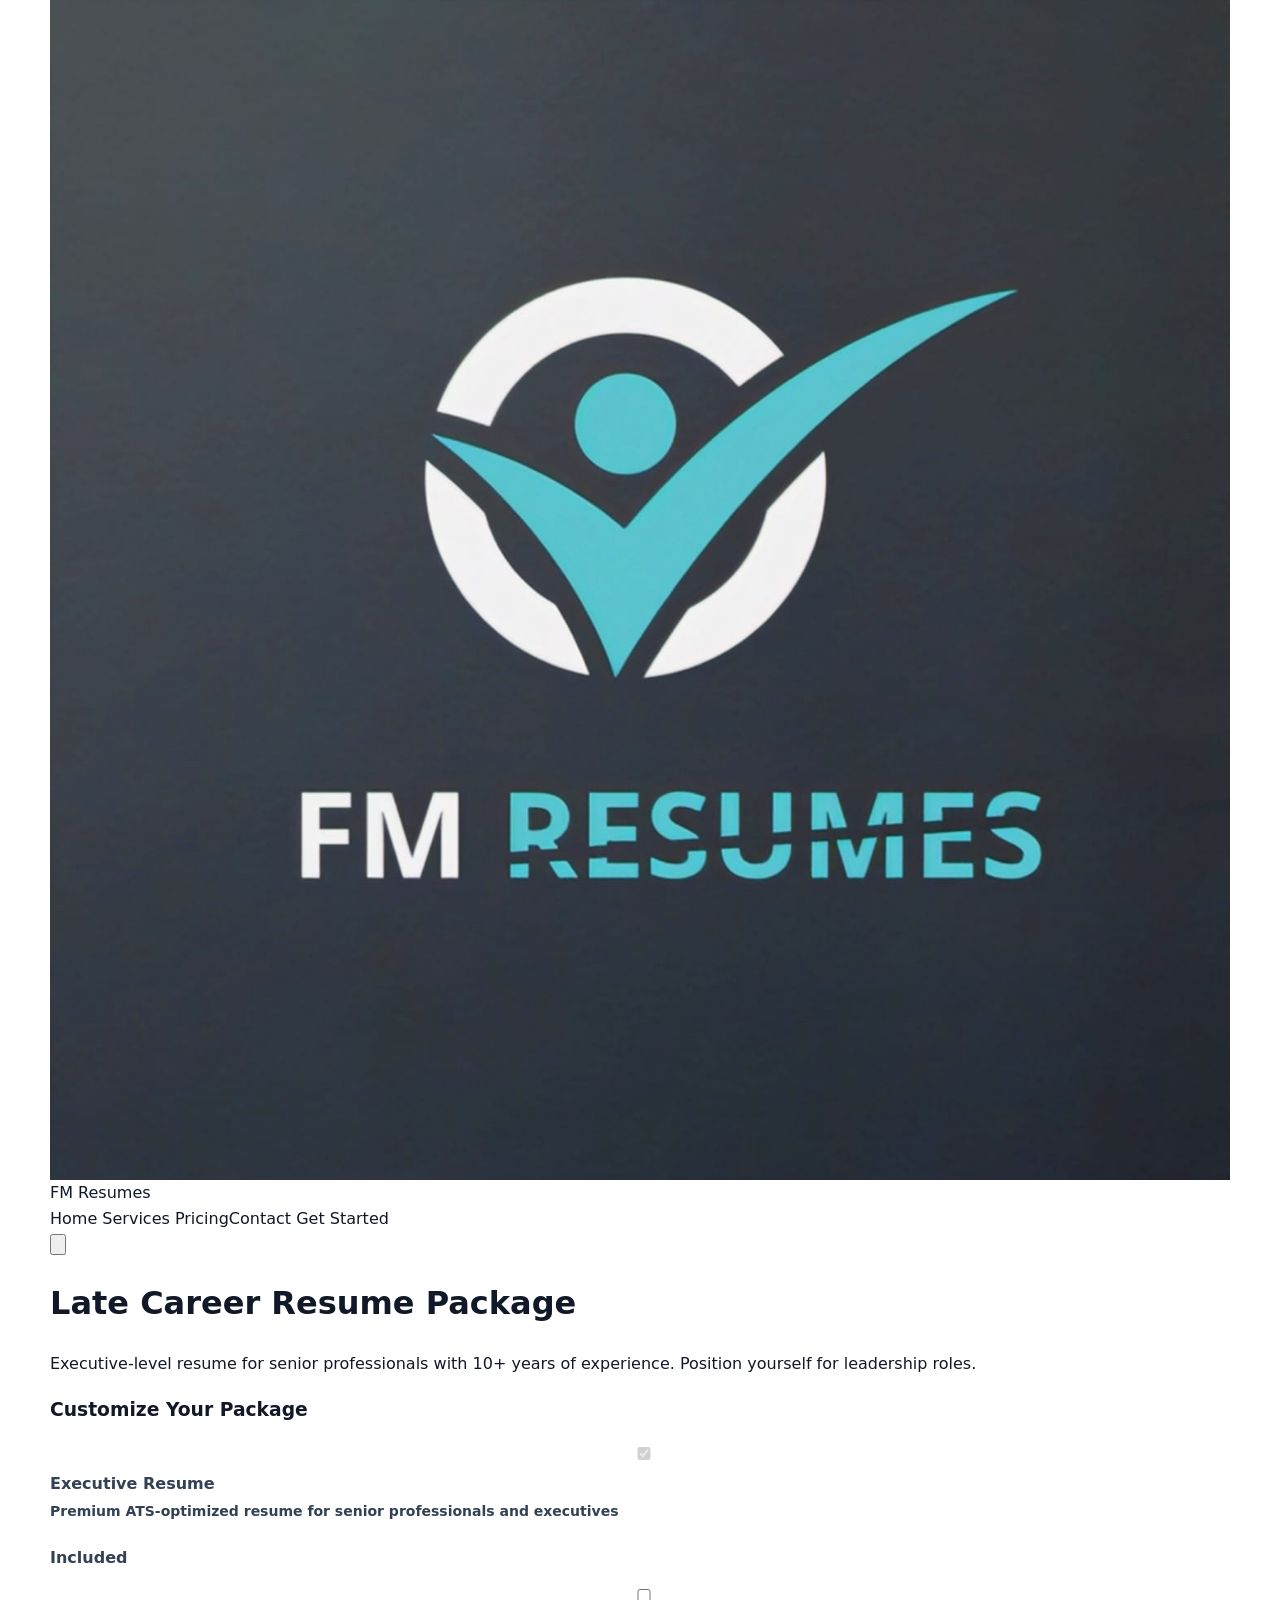
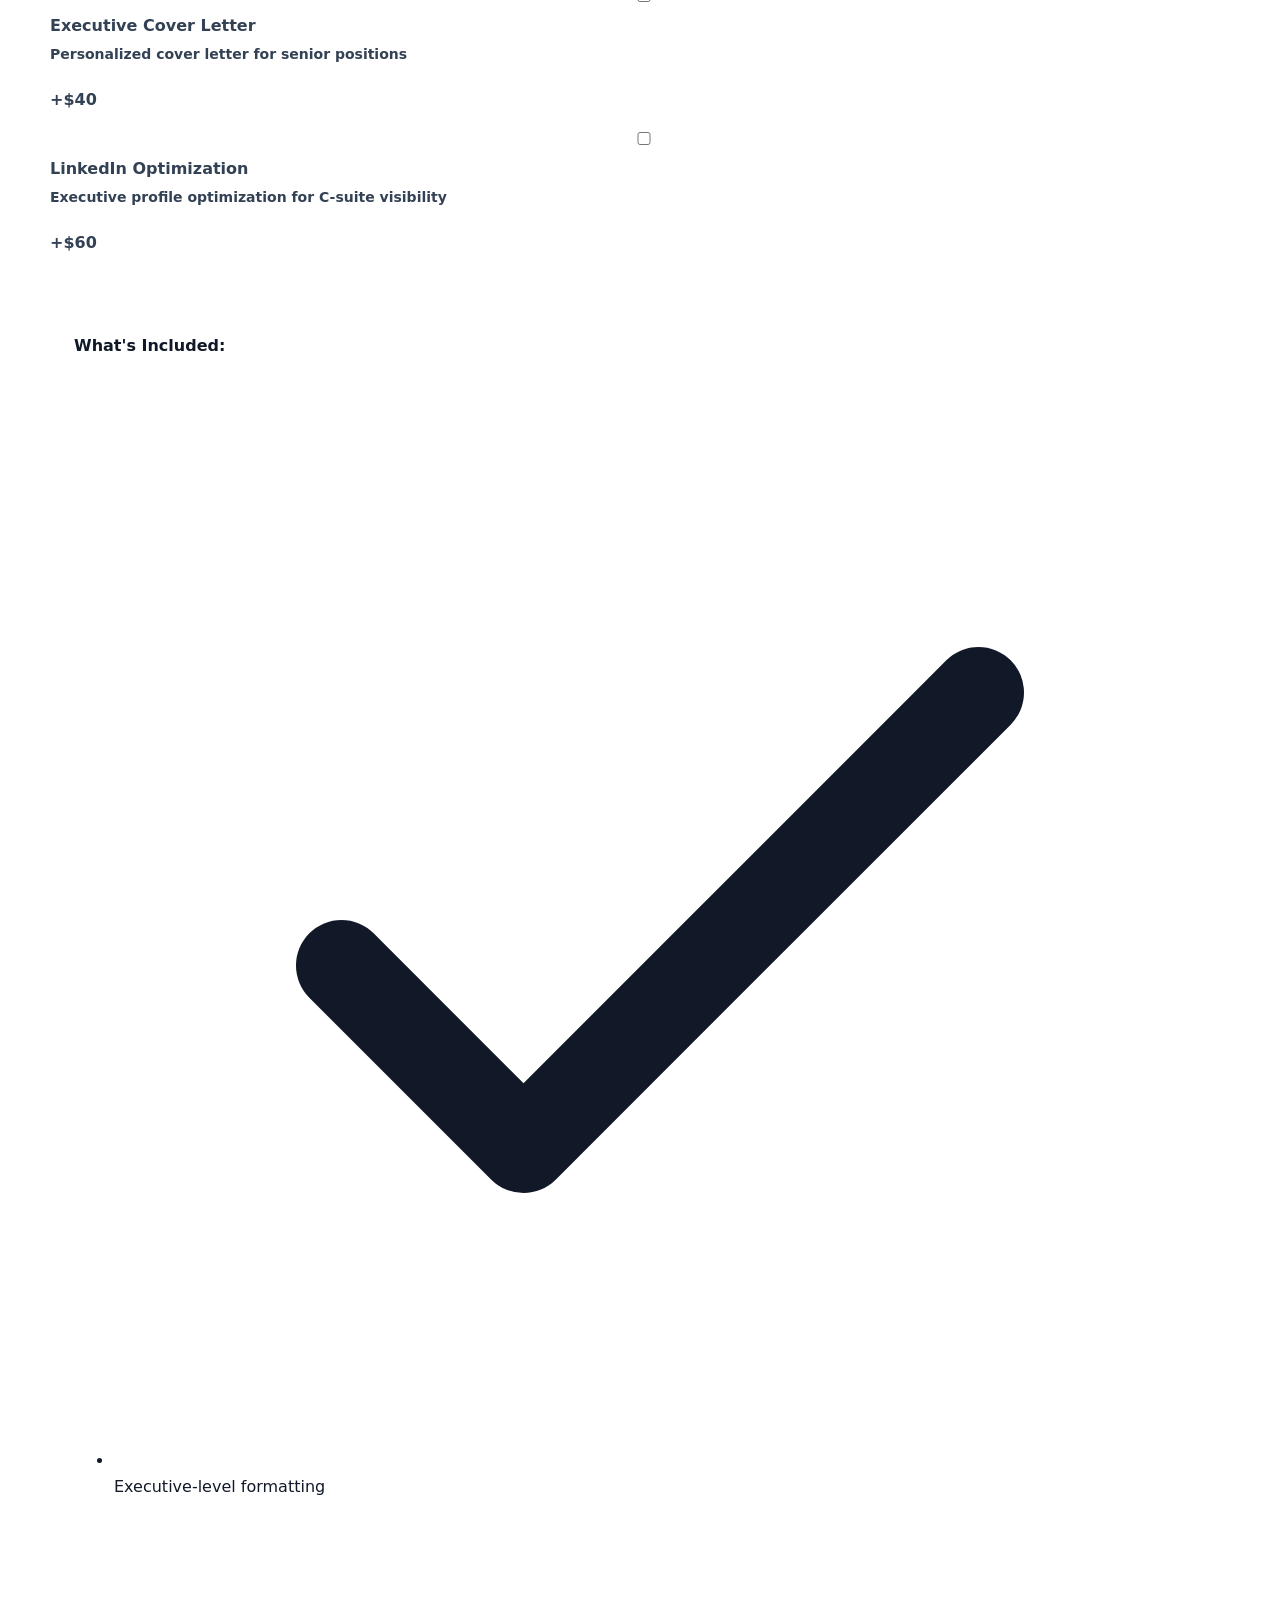
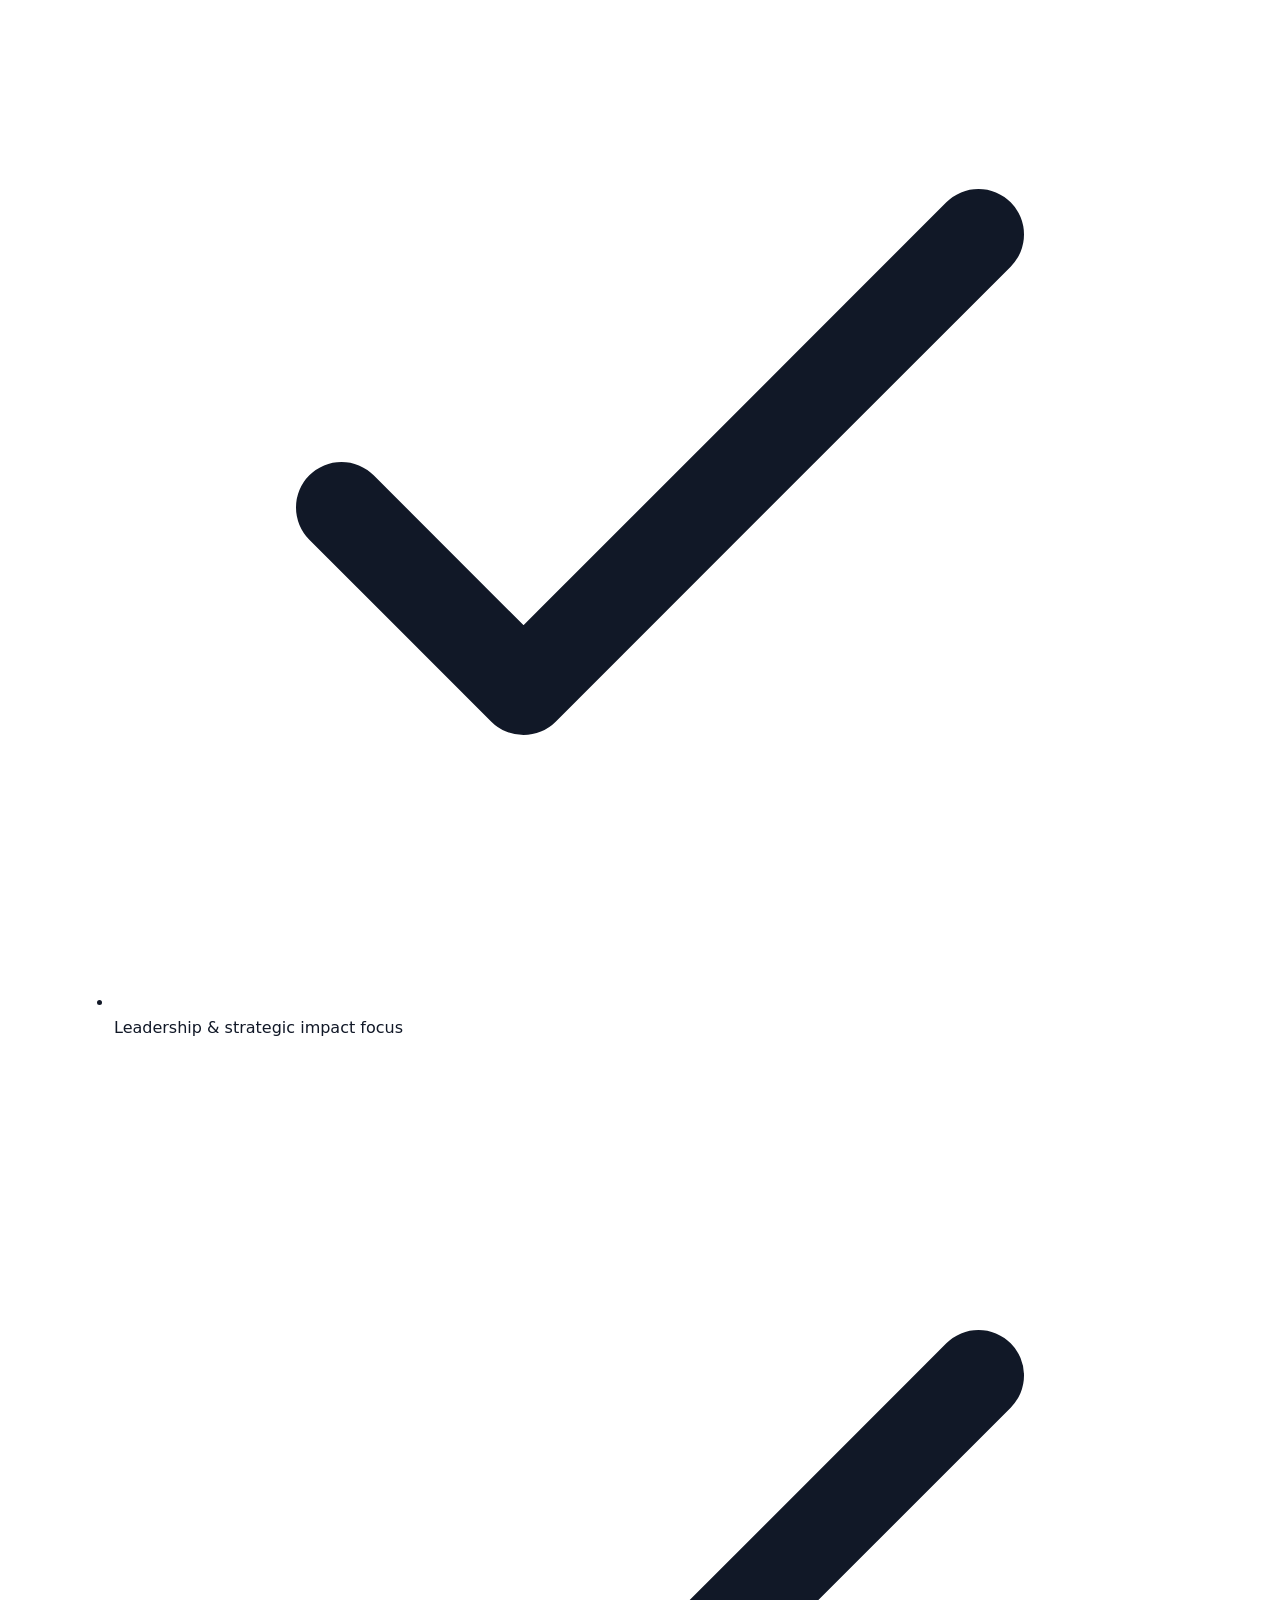
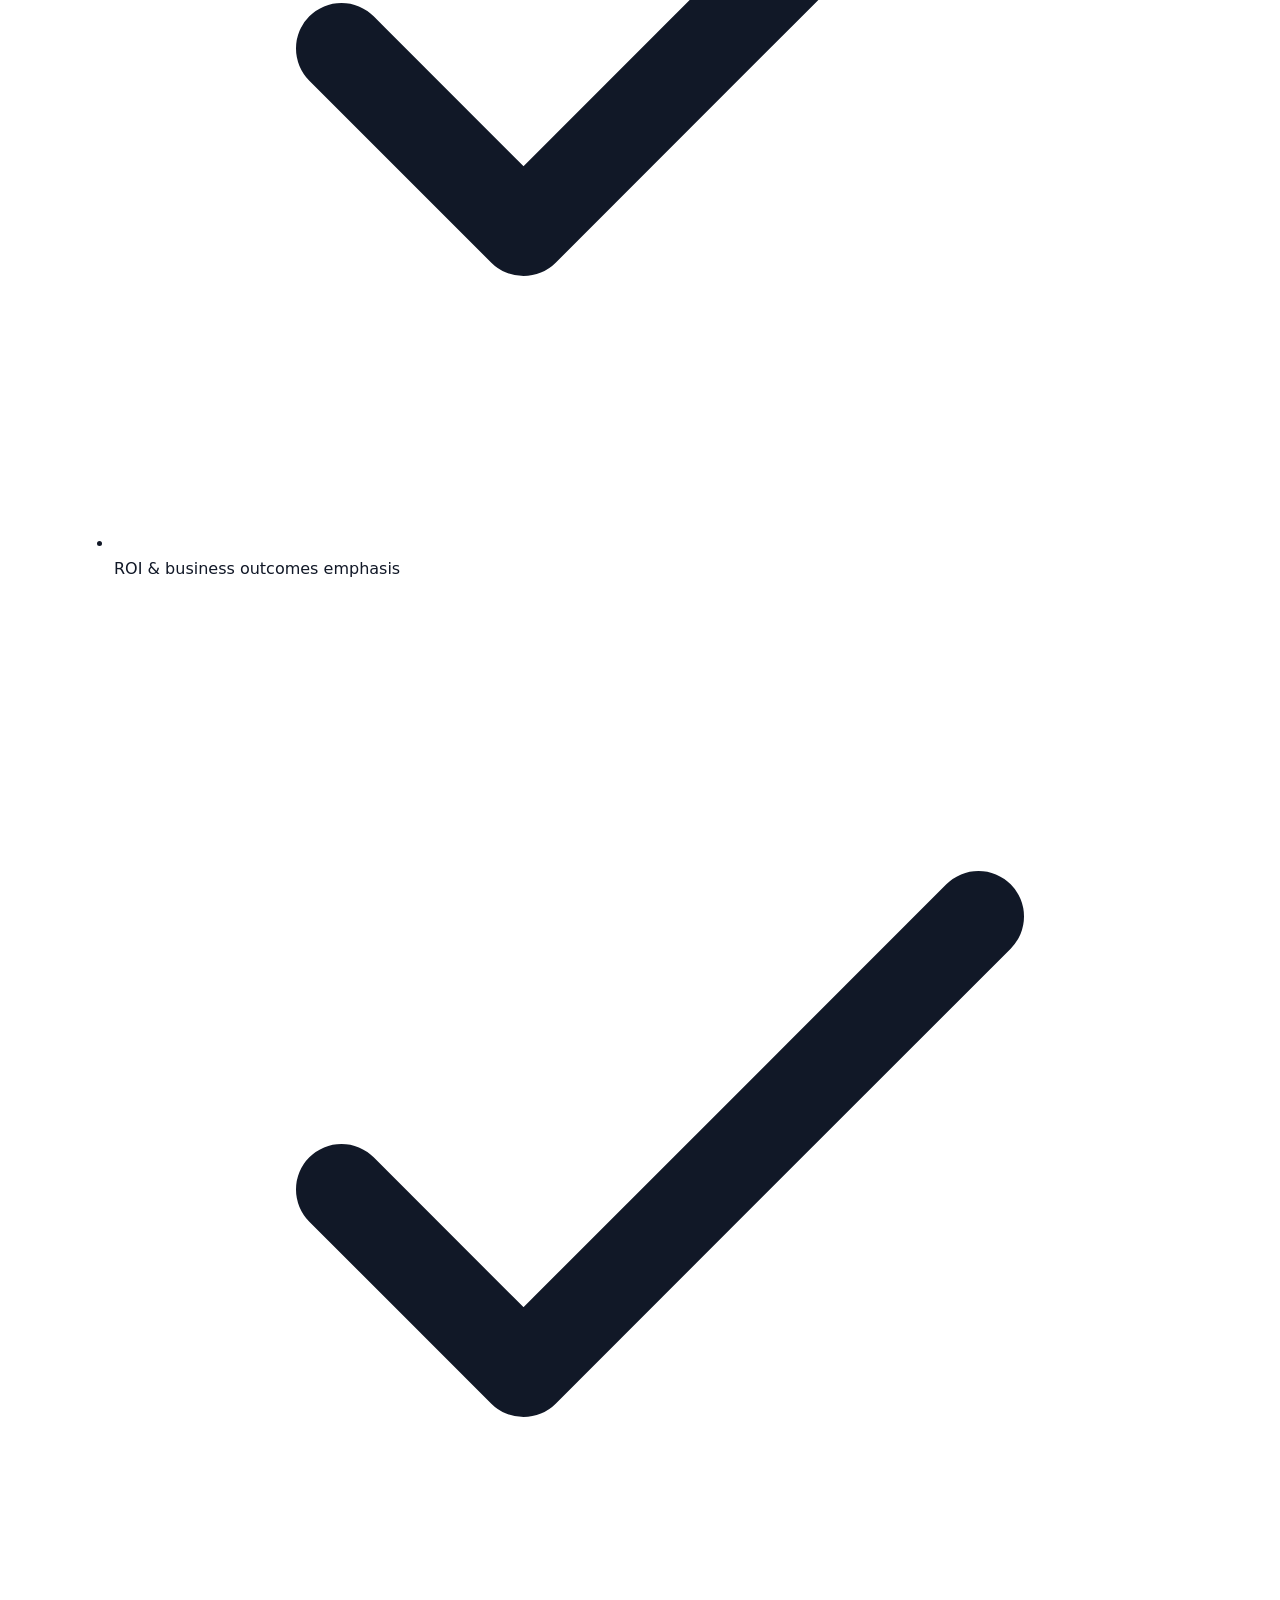
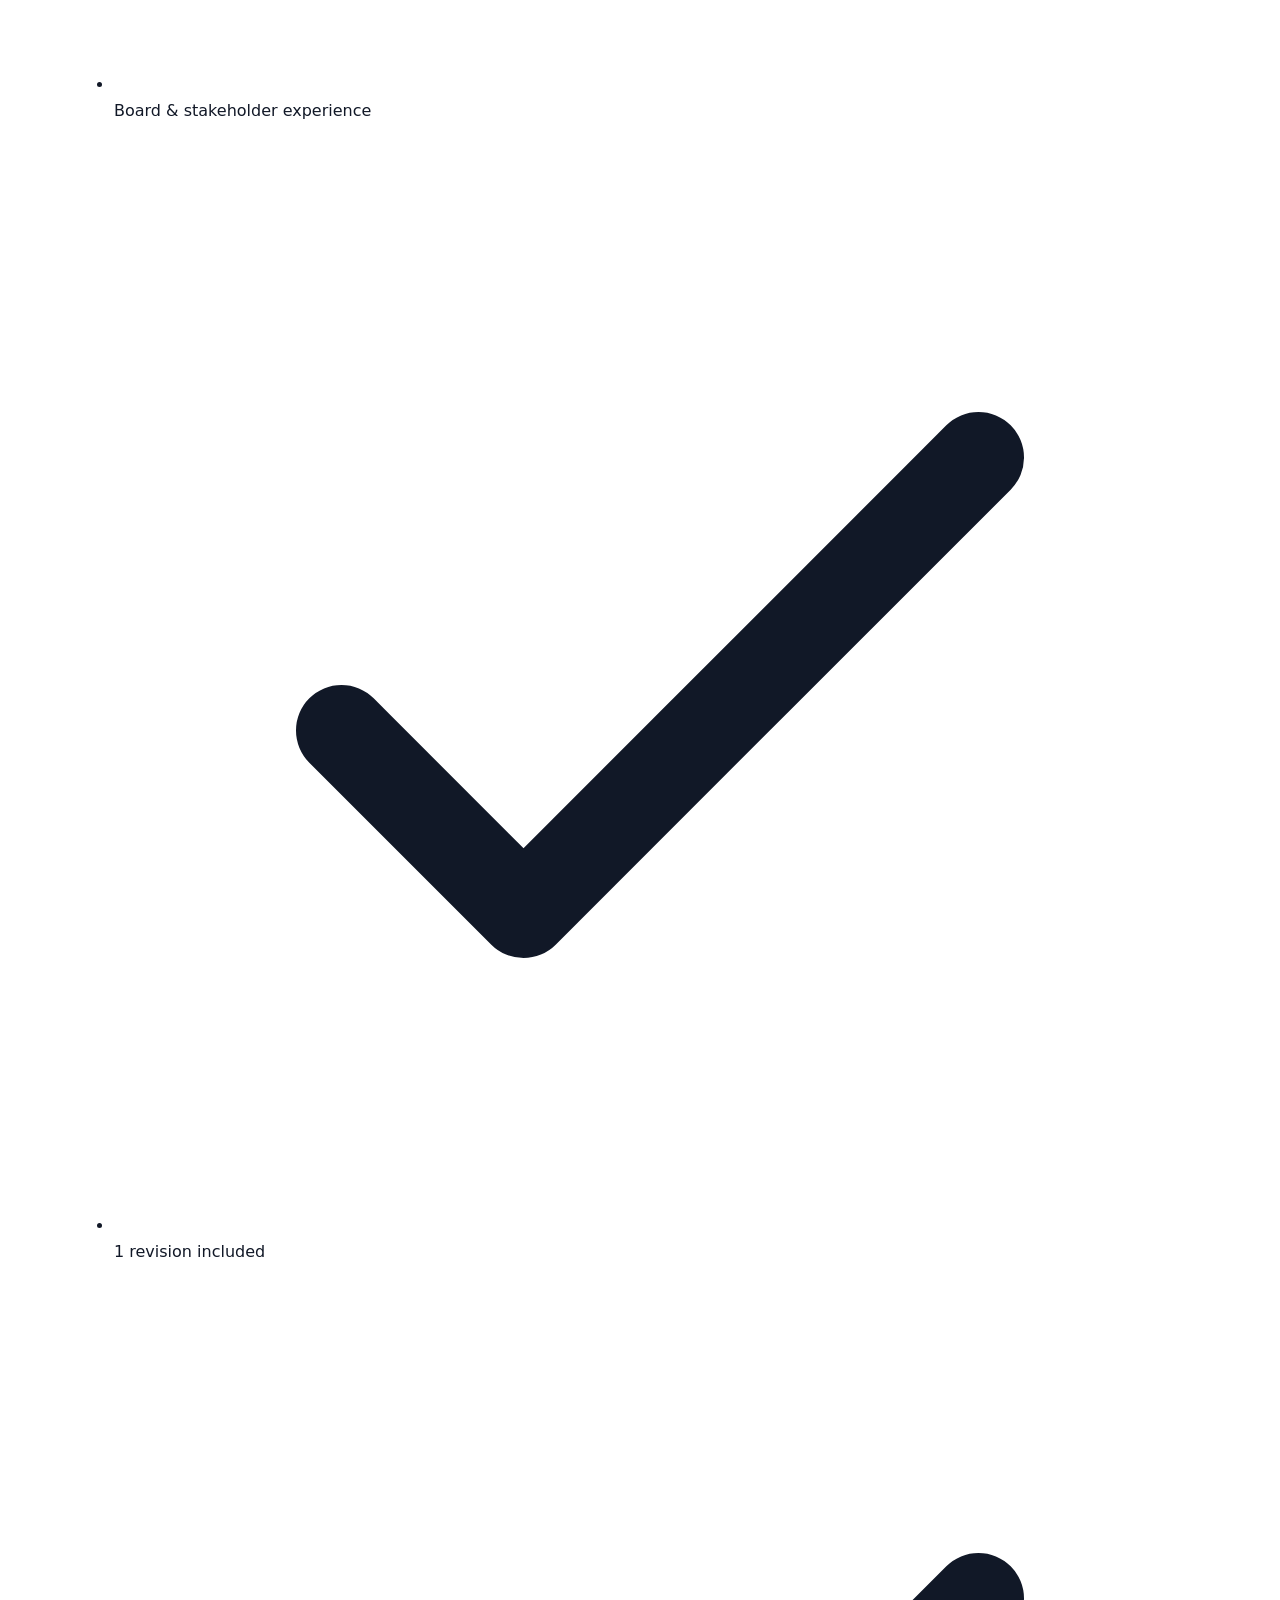
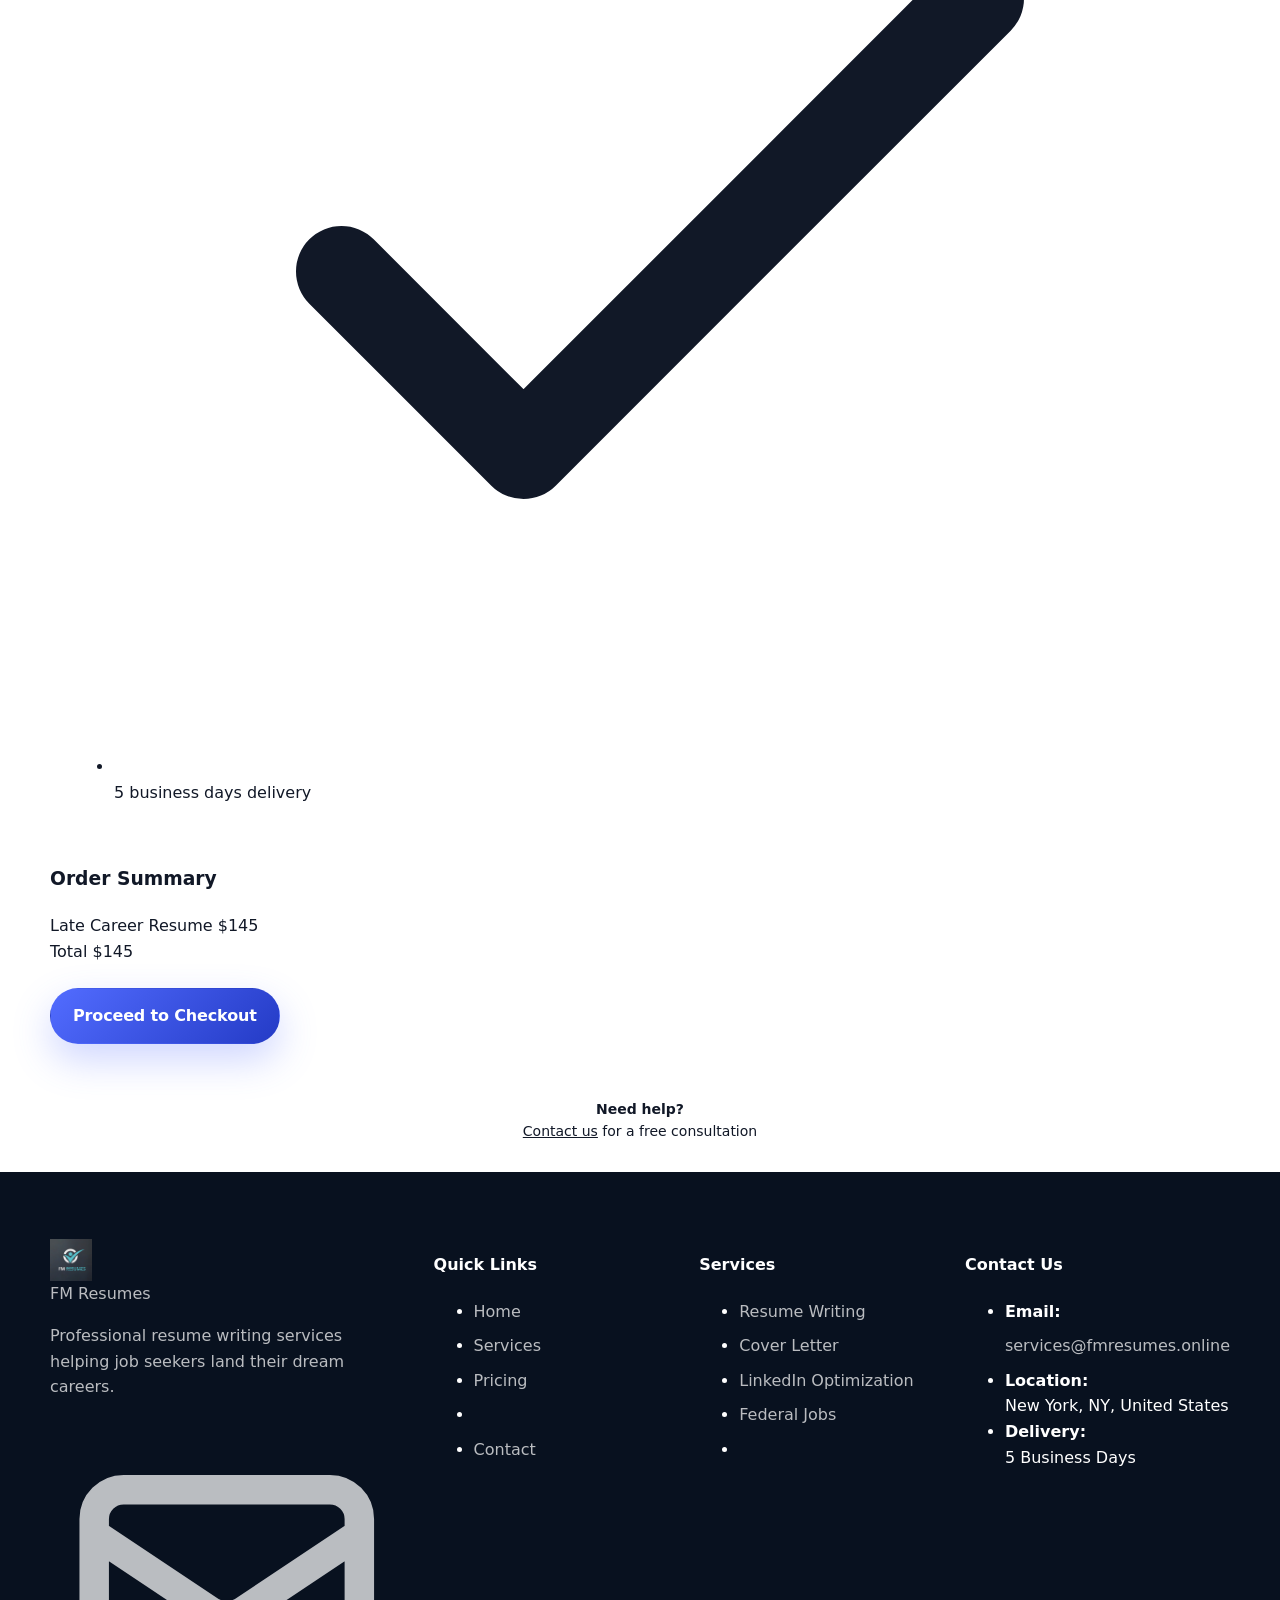
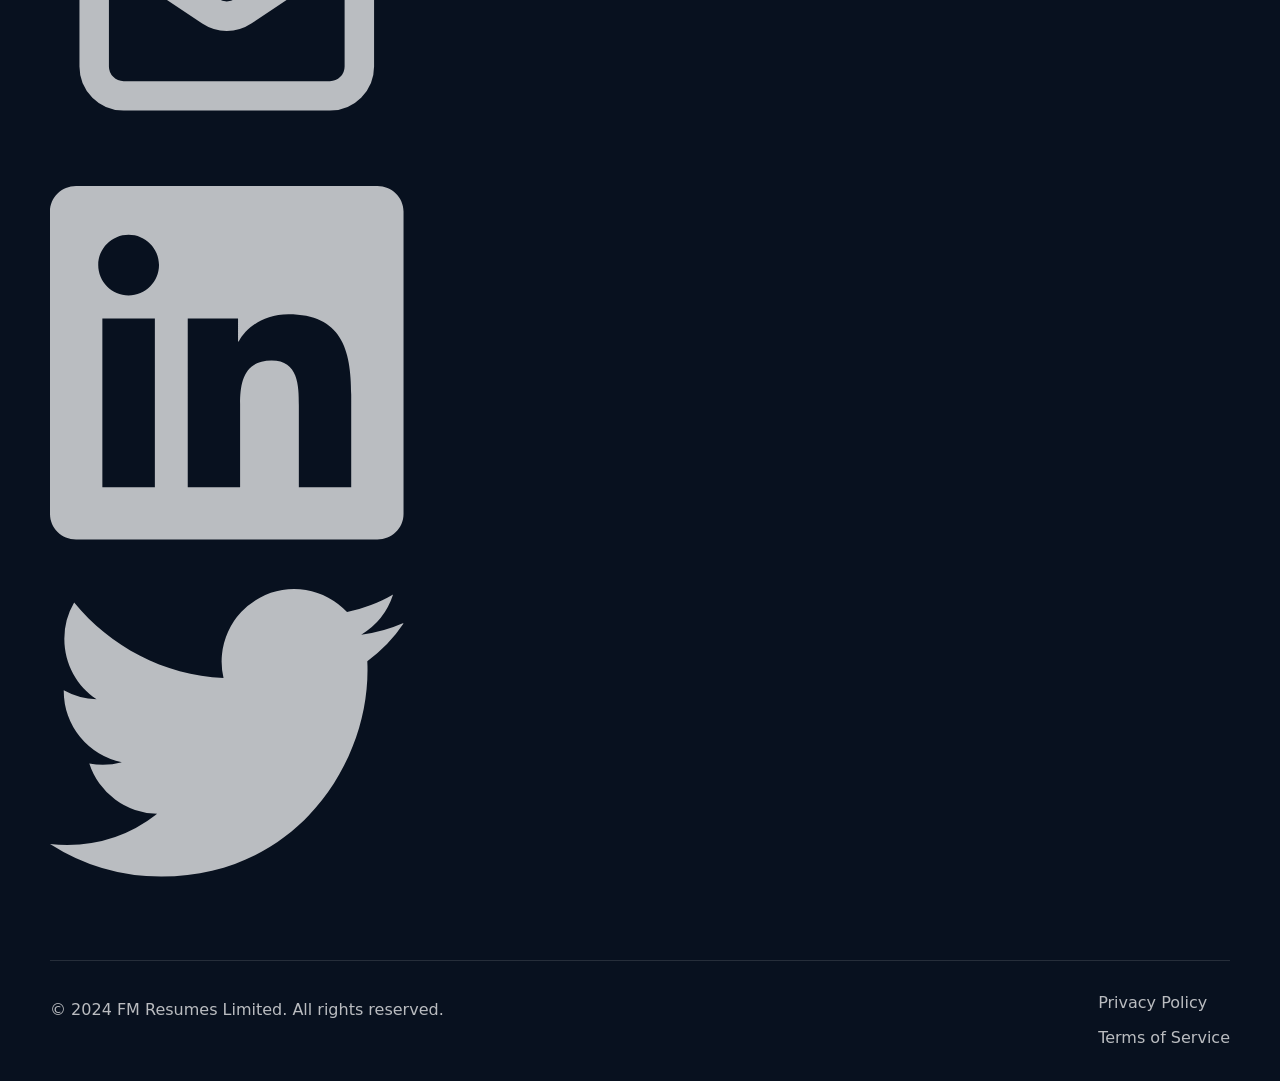
<file: late-career.html>
<!DOCTYPE html>
<html lang="en">
<head>
    <link rel="icon" type="image/png" href="/favicon.png">
    <link rel="apple-touch-icon" href="/favicon.png">
    <meta charset="UTF-8">
    <meta name="viewport" content="width=device-width, initial-scale=1.0">
    <title>Late Career Resume Package | FM Resumes</title>
    <meta name="description" content="Executive resume writing for senior professionals with 10+ years of experience. Position yourself for leadership roles.">
    <link rel="stylesheet" href="style.css">
</head>
<body>
    <!-- Navigation -->
    <nav class="navbar">
        <div class="container">
            <a href="index.html" class="logo">
                <img src="logo.jpg" alt="FM Resumes">
                <span>FM Resumes</span>
            </a>
            <div class="nav-links">
                <a href="index.html">Home</a>
                <a href="services.html">Services</a>
                <a href="pricing.html">Pricing</a><a href="contact.html">Contact</a>
                <a href="pricing.html" class="nav-cta">Get Started</a>
            </div>
            <button class="mobile-menu-btn" aria-label="Toggle menu">
                <svg xmlns="http://www.w3.org/2000/svg" fill="none" viewBox="0 0 24 24" stroke="currentColor">
                    <path stroke-linecap="round" stroke-linejoin="round" stroke-width="2" d="M4 6h16M4 12h16M4 18h16" />
                </svg>
            </button>
        </div>
    </nav>

    <!-- Page Header -->
    <header class="page-header">
        <div class="container">
            <h1>Late Career Resume Package</h1>
            <p>Executive-level resume for senior professionals with 10+ years of experience. Position yourself for leadership roles.</p>
        </div>
    </header>

    <!-- Package Builder -->
    <section class="section">
        <div class="container">
            <div class="package-builder">
                <!-- Options -->
                <div class="package-options">
                    <h3>Customize Your Package</h3>
                    
                    <div class="option-item included">
                        <label class="checkbox-group">
                            <input type="checkbox" checked disabled>
                            <div>
                                <strong>Executive Resume</strong>
                                <p style="font-size: 0.875rem; color: var(--gray-500); margin-top: 0.25rem;">Premium ATS-optimized resume for senior professionals and executives</p>
                            </div>
                            <span class="checkbox-price" style="color: var(--success);">Included</span>
                        </label>
                    </div>

                    <div class="option-item">
                        <label class="checkbox-group" for="cover-letter">
                            <input type="checkbox" id="cover-letter">
                            <div>
                                <strong>Executive Cover Letter</strong>
                                <p style="font-size: 0.875rem; color: var(--gray-500); margin-top: 0.25rem;">Personalized cover letter for senior positions</p>
                            </div>
                            <span class="checkbox-price">+$40</span>
                        </label>
                    </div>

                    <div class="option-item">
                        <label class="checkbox-group" for="linkedin">
                            <input type="checkbox" id="linkedin">
                            <div>
                                <strong>LinkedIn Optimization</strong>
                                <p style="font-size: 0.875rem; color: var(--gray-500); margin-top: 0.25rem;">Executive profile optimization for C-suite visibility</p>
                            </div>
                            <span class="checkbox-price">+$60</span>
                        </label>
                    </div>

                    <div style="margin-top: 2rem; padding: 1.5rem; background: var(--gray-50); border-radius: var(--radius);">
                        <h4 style="font-size: 1rem; margin-bottom: 1rem;">What's Included:</h4>
                        <ul class="feature-list">
                            <li>
                                <svg xmlns="http://www.w3.org/2000/svg" fill="none" viewBox="0 0 24 24" stroke="currentColor">
                                    <path stroke-linecap="round" stroke-linejoin="round" stroke-width="2" d="M5 13l4 4L19 7" />
                                </svg>
                                Executive-level formatting
                            </li>
                            <li>
                                <svg xmlns="http://www.w3.org/2000/svg" fill="none" viewBox="0 0 24 24" stroke="currentColor">
                                    <path stroke-linecap="round" stroke-linejoin="round" stroke-width="2" d="M5 13l4 4L19 7" />
                                </svg>
                                Leadership & strategic impact focus
                            </li>
                            <li>
                                <svg xmlns="http://www.w3.org/2000/svg" fill="none" viewBox="0 0 24 24" stroke="currentColor">
                                    <path stroke-linecap="round" stroke-linejoin="round" stroke-width="2" d="M5 13l4 4L19 7" />
                                </svg>
                                ROI & business outcomes emphasis
                            </li>
                            <li>
                                <svg xmlns="http://www.w3.org/2000/svg" fill="none" viewBox="0 0 24 24" stroke="currentColor">
                                    <path stroke-linecap="round" stroke-linejoin="round" stroke-width="2" d="M5 13l4 4L19 7" />
                                </svg>
                                Board & stakeholder experience
                            </li>
                            <li>
                                <svg xmlns="http://www.w3.org/2000/svg" fill="none" viewBox="0 0 24 24" stroke="currentColor">
                                    <path stroke-linecap="round" stroke-linejoin="round" stroke-width="2" d="M5 13l4 4L19 7" />
                                </svg>
                                1 revision included
                            </li>
                            <li>
                                <svg xmlns="http://www.w3.org/2000/svg" fill="none" viewBox="0 0 24 24" stroke="currentColor">
                                    <path stroke-linecap="round" stroke-linejoin="round" stroke-width="2" d="M5 13l4 4L19 7" />
                                </svg>
                                5 business days delivery
                            </li>
                        </ul>
                    </div>
                </div>

                <!-- Summary -->
                <div class="package-summary">
                    <h3>Order Summary</h3>
                    
                    <div class="summary-row">
                        <span>Late Career Resume</span>
                        <span id="base-price" data-price="145">$145</span>
                    </div>
                    <div class="summary-row" id="cover-letter-row" style="display: none;">
                        <span>Cover Letter</span>
                        <span>$40</span>
                    </div>
                    <div class="summary-row" id="linkedin-row" style="display: none;">
                        <span>LinkedIn Optimization</span>
                        <span>$60</span>
                    </div>
                    <div class="summary-row total">
                        <span>Total</span>
                        <span id="total-price">$145</span>
                    </div>

                    <a href="checkout.html" class="btn btn-primary btn-full" style="margin-top: 1.5rem;">
                        Proceed to Checkout
                    </a>

                    <div style="margin-top: 1.5rem; padding: 1rem; background: var(--primary-light); border-radius: var(--radius); text-align: center;">
                        <p style="font-size: 0.875rem; color: var(--primary-dark);">
                            <strong>Need help?</strong><br>
                            <a href="mailto:services@fmresumes.online" style="text-decoration: underline;">Contact us</a> for a free consultation
                        </p>
                    </div>
                </div>
            </div>
        </div>
    </section>

    <!-- Footer -->
    <footer class="footer">
        <div class="container">
            <div class="footer-grid">
                <div class="footer-brand">
                    <a href="index.html" class="logo">
                        <img src="logo.jpg" alt="FM Resumes">
                        <span>FM Resumes</span>
                    </a>
                    <p>Professional resume writing services helping job seekers land their dream careers.</p>
                    <div class="footer-social">
                        <a href="mailto:services@fmresumes.online" aria-label="Email">
                            <svg xmlns="http://www.w3.org/2000/svg" fill="none" viewBox="0 0 24 24" stroke="currentColor">
                                <path stroke-linecap="round" stroke-linejoin="round" stroke-width="2" d="M3 8l7.89 5.26a2 2 0 002.22 0L21 8M5 19h14a2 2 0 002-2V7a2 2 0 00-2-2H5a2 2 0 00-2 2v10a2 2 0 002 2z" />
                            </svg>
                        </a>
                        <a href="#" aria-label="LinkedIn">
                            <svg xmlns="http://www.w3.org/2000/svg" fill="currentColor" viewBox="0 0 24 24">
                                <path d="M20.447 20.452h-3.554v-5.569c0-1.328-.027-3.037-1.852-3.037-1.853 0-2.136 1.445-2.136 2.939v5.667H9.351V9h3.414v1.561h.046c.477-.9 1.637-1.85 3.37-1.85 3.601 0 4.267 2.37 4.267 5.455v6.286zM5.337 7.433c-1.144 0-2.063-.926-2.063-2.065 0-1.138.92-2.063 2.063-2.063 1.14 0 2.064.925 2.064 2.063 0 1.139-.925 2.065-2.064 2.065zm1.782 13.019H3.555V9h3.564v11.452zM22.225 0H1.771C.792 0 0 .774 0 1.729v20.542C0 23.227.792 24 1.771 24h20.451C23.2 24 24 23.227 24 22.271V1.729C24 .774 23.2 0 22.222 0h.003z"/>
                            </svg>
                        </a>
                        <a href="#" aria-label="Twitter">
                            <svg xmlns="http://www.w3.org/2000/svg" fill="currentColor" viewBox="0 0 24 24">
                                <path d="M23.953 4.57a10 10 0 01-2.825.775 4.958 4.958 0 002.163-2.723c-.951.555-2.005.959-3.127 1.184a4.92 4.92 0 00-8.384 4.482C7.69 8.095 4.067 6.13 1.64 3.162a4.822 4.822 0 00-.666 2.475c0 1.71.87 3.213 2.188 4.096a4.904 4.904 0 01-2.228-.616v.06a4.923 4.923 0 003.946 4.827 4.996 4.996 0 01-2.212.085 4.936 4.936 0 004.604 3.417 9.867 9.867 0 01-6.102 2.105c-.39 0-.779-.023-1.17-.067a13.995 13.995 0 007.557 2.209c9.053 0 13.998-7.496 13.998-13.985 0-.21 0-.42-.015-.63A9.935 9.935 0 0024 4.59z"/>
                            </svg>
                        </a>
                    </div>
                </div>
                <div>
                    <h4>Quick Links</h4>
                    <ul class="footer-links">
                        <li><a href="index.html">Home</a></li>
                        <li><a href="services.html">Services</a></li>
                        <li><a href="pricing.html">Pricing</a></li>
                        <li></li>
                        <li><a href="contact.html">Contact</a></li>
                    </ul>
                </div>
                <div>
                    <h4>Services</h4>
                    <ul class="footer-links">
                        <li><a href="early-career.html">Resume Writing</a></li>
                        <li><a href="services.html">Cover Letter</a></li>
                        <li><a href="services.html">LinkedIn Optimization</a></li>
                        <li><a href="services.html">Federal Jobs</a></li>
                        <li></li>
                    </ul>
                </div>
                <div>
                    <h4>Contact Us</h4>
                    <ul class="footer-links">
                        <li><strong>Email:</strong><br><a href="mailto:services@fmresumes.online">services@fmresumes.online</a></li>
                        <li><strong>Location:</strong><br>New York, NY, United States</li>
                        <li><strong>Delivery:</strong><br>5 Business Days</li>
                    </ul>
                </div>
            </div>
            <div class="footer-bottom">
                <p>&copy; 2024 FM Resumes Limited. All rights reserved.</p>
                <div class="footer-bottom-links">
                    <a href="#">Privacy Policy</a>
                    <a href="#">Terms of Service</a>
                </div>
            </div>
        </div>
    </footer>

    <script src="main.js"></script>
</body>
</html>
</file>
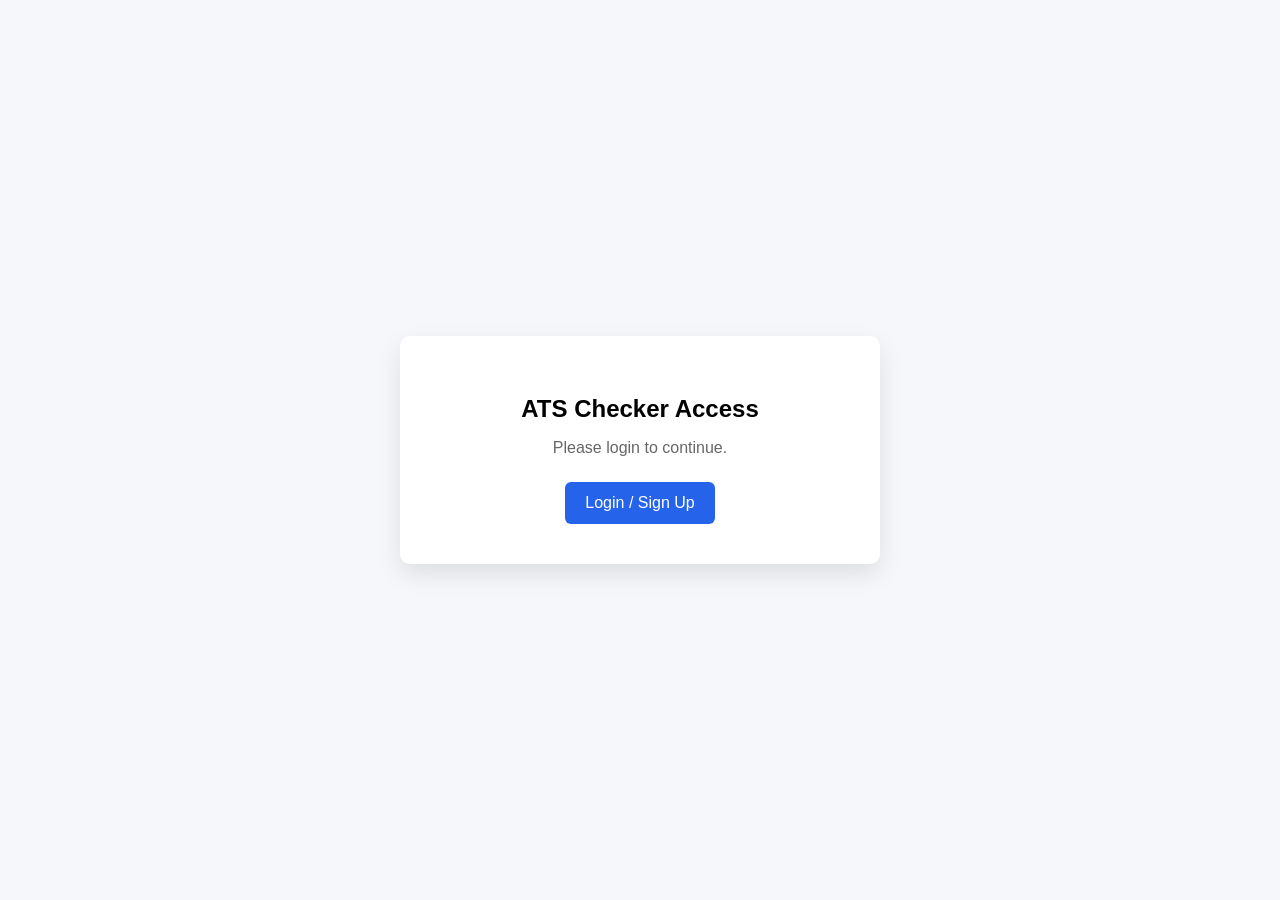
<file: login.html>
<!DOCTYPE html>
<html lang="en">
<head>
  <meta charset="UTF-8">
  <title>Login – ATS Checker</title>
  <meta name="viewport" content="width=device-width, initial-scale=1">

  <style>
    body {
      font-family: Arial, sans-serif;
      background: #f5f7fb;
      display: flex;
      justify-content: center;
      align-items: center;
      height: 100vh;
      margin: 0;
    }

    .box {
      background: white;
      padding: 40px;
      border-radius: 10px;
      box-shadow: 0 10px 25px rgba(0,0,0,0.1);
      text-align: center;
      max-width: 400px;
      width: 90%;
    }

    h2 {
      margin-bottom: 10px;
    }

    p {
      color: #666;
      margin-bottom: 25px;
    }

    button {
      background: #2563eb;
      color: white;
      border: none;
      padding: 12px 20px;
      border-radius: 6px;
      font-size: 16px;
      cursor: pointer;
    }

    button:hover {
      background: #1e4fd6;
    }
  </style>
</head>

<body>

<div class="box">
  <h2>ATS Checker Access</h2>
  <p>Please login to continue.</p>

  <button onclick="netlifyIdentity.open()">
    Login / Sign Up
  </button>
</div>

<script src="https://identity.netlify.com/v1/netlify-identity-widget.js"></script>

<script>
  // Redirect user after login
  if (window.netlifyIdentity) {

    window.netlifyIdentity.on("init", user => {
      if (user) {
        window.location.href = "/ats-checker.html"; // change to your ATS page
      }
    });

    window.netlifyIdentity.on("login", () => {
      window.location.href = "/ats-checker.html"; // change if needed
    });
  }
</script>

</body>
</html>
</file>
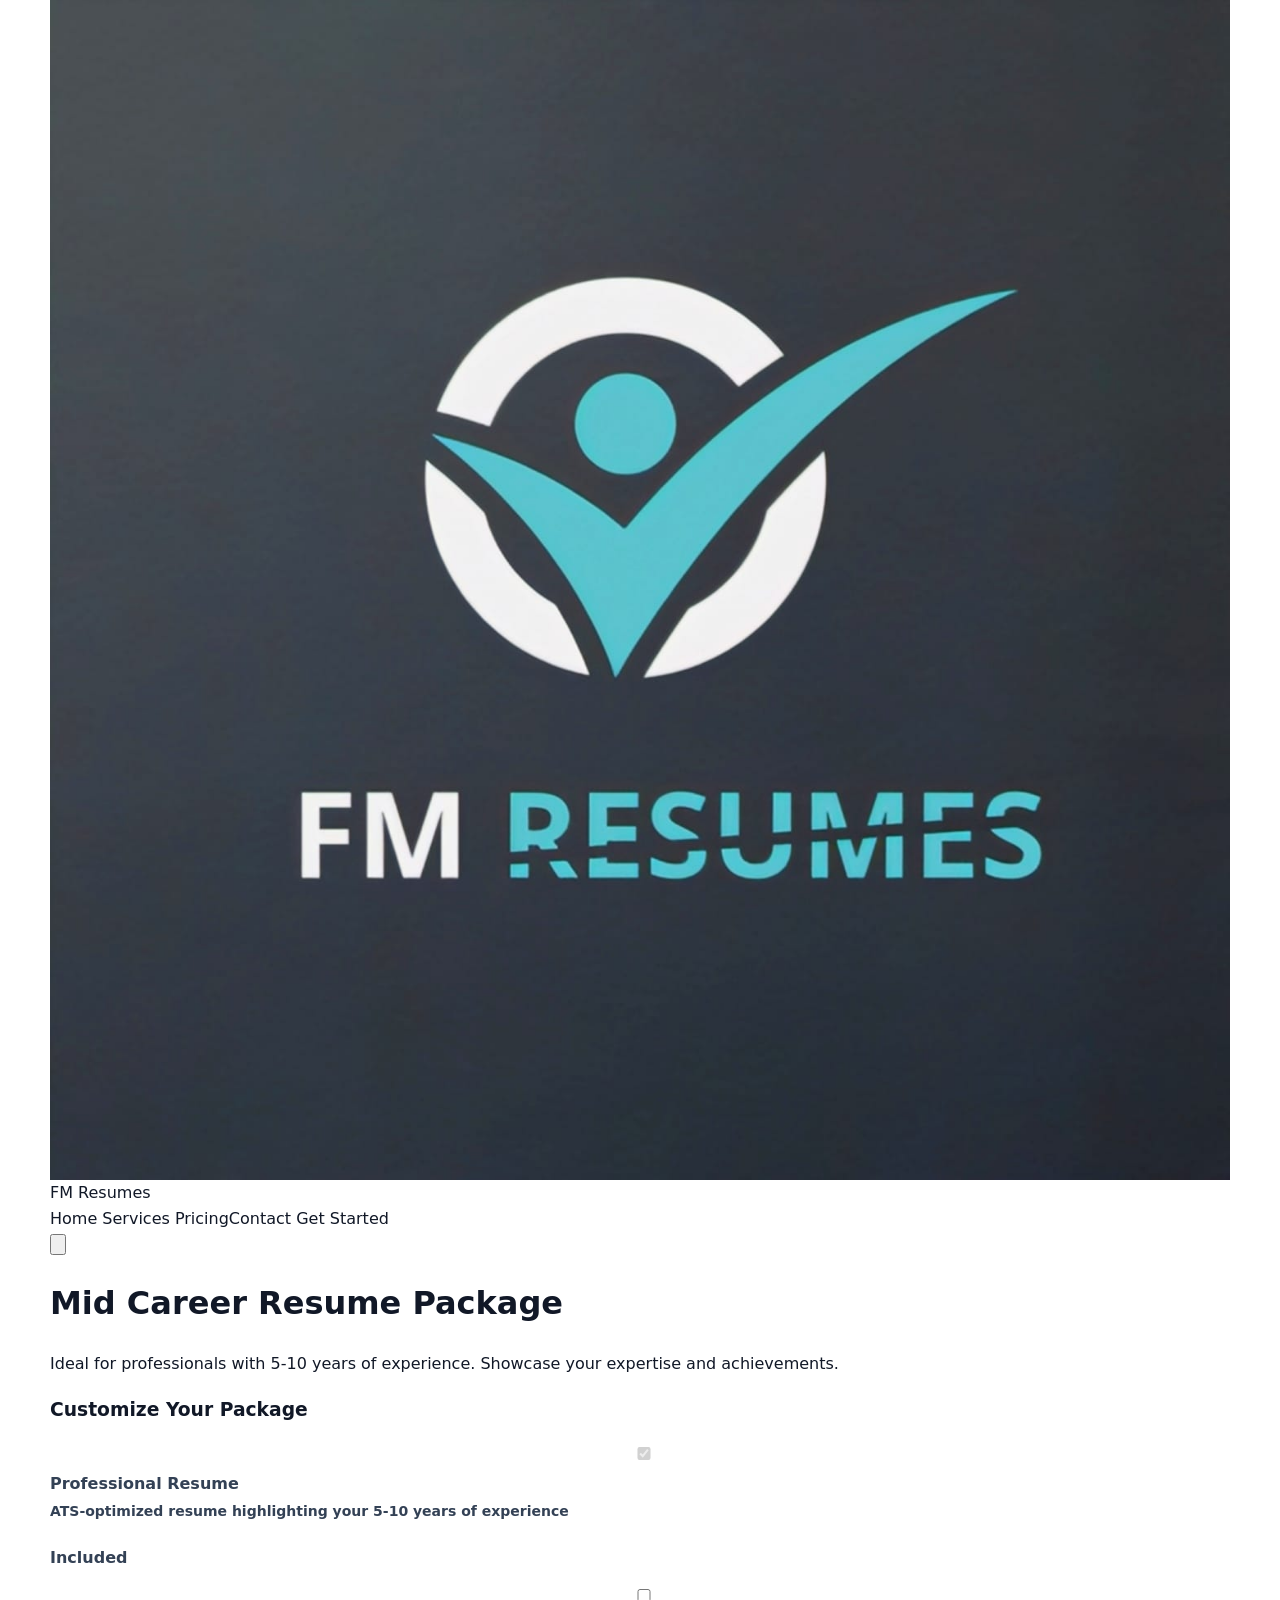
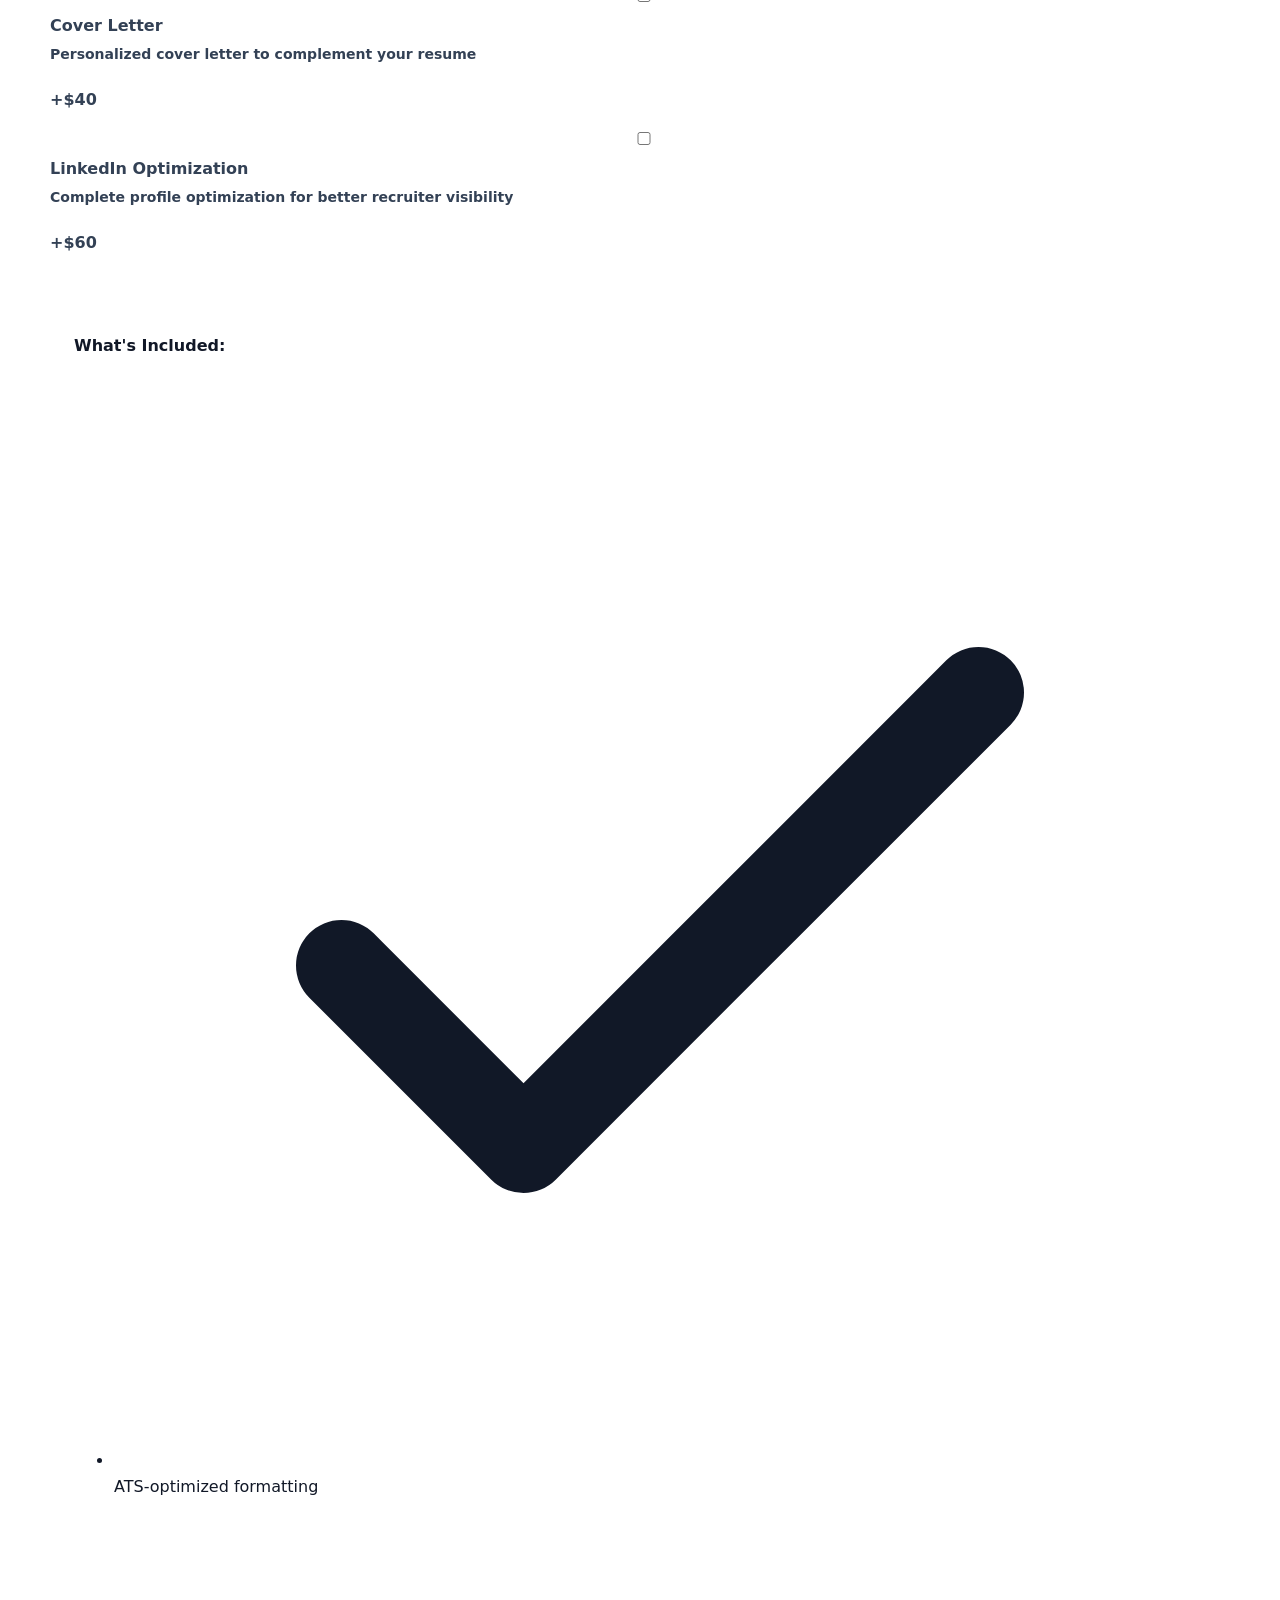
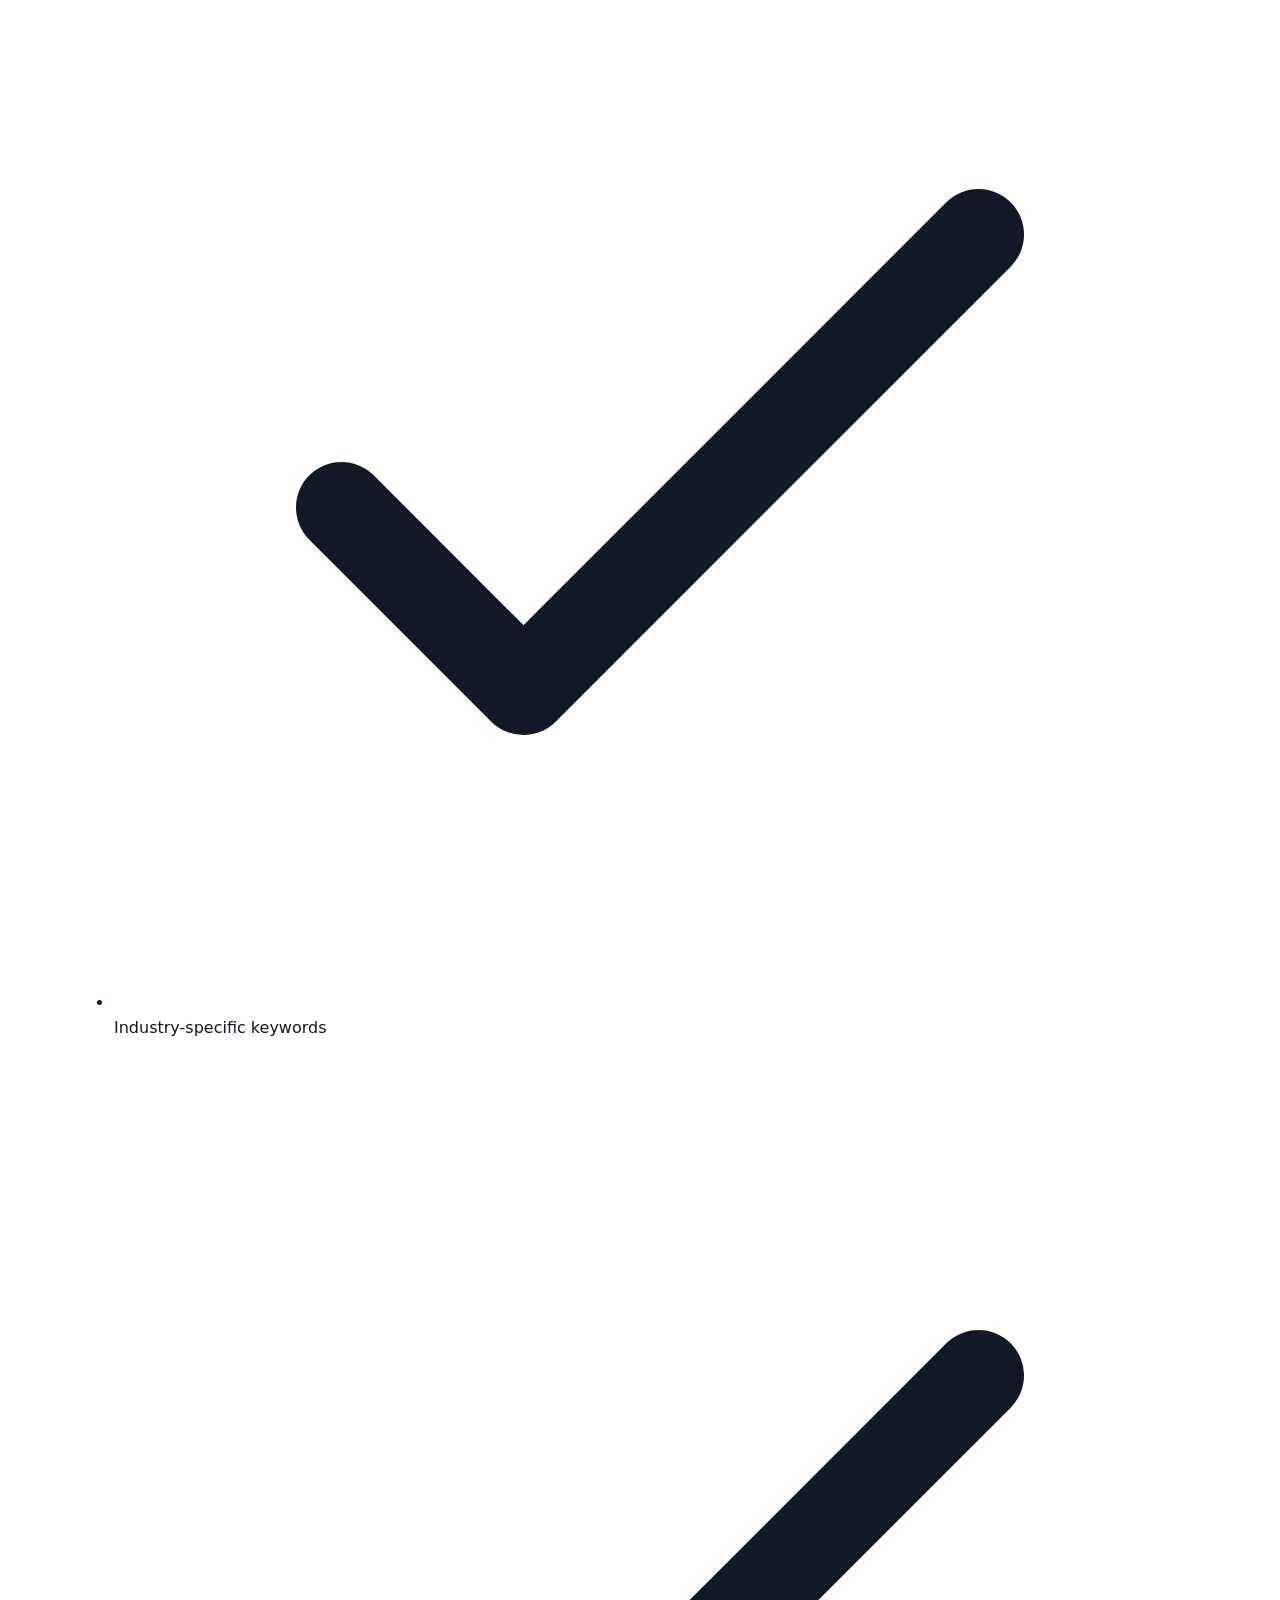
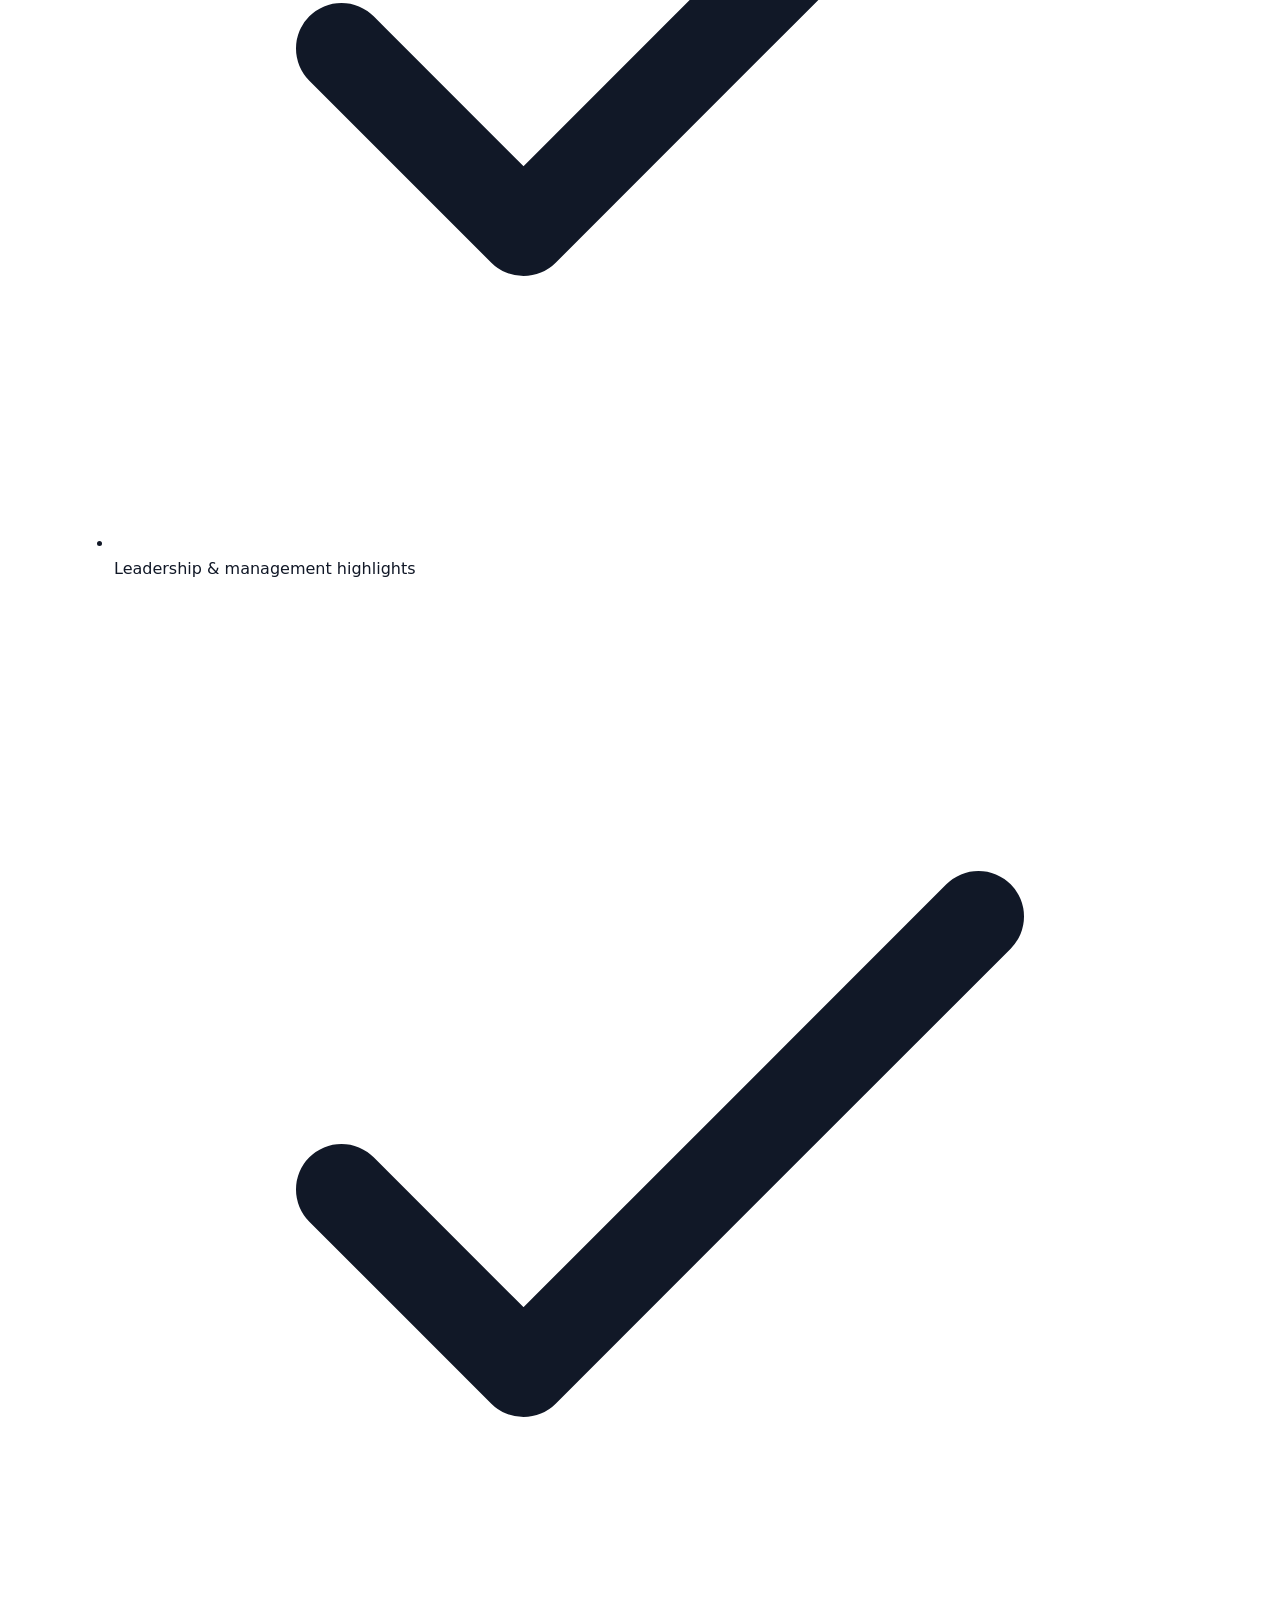
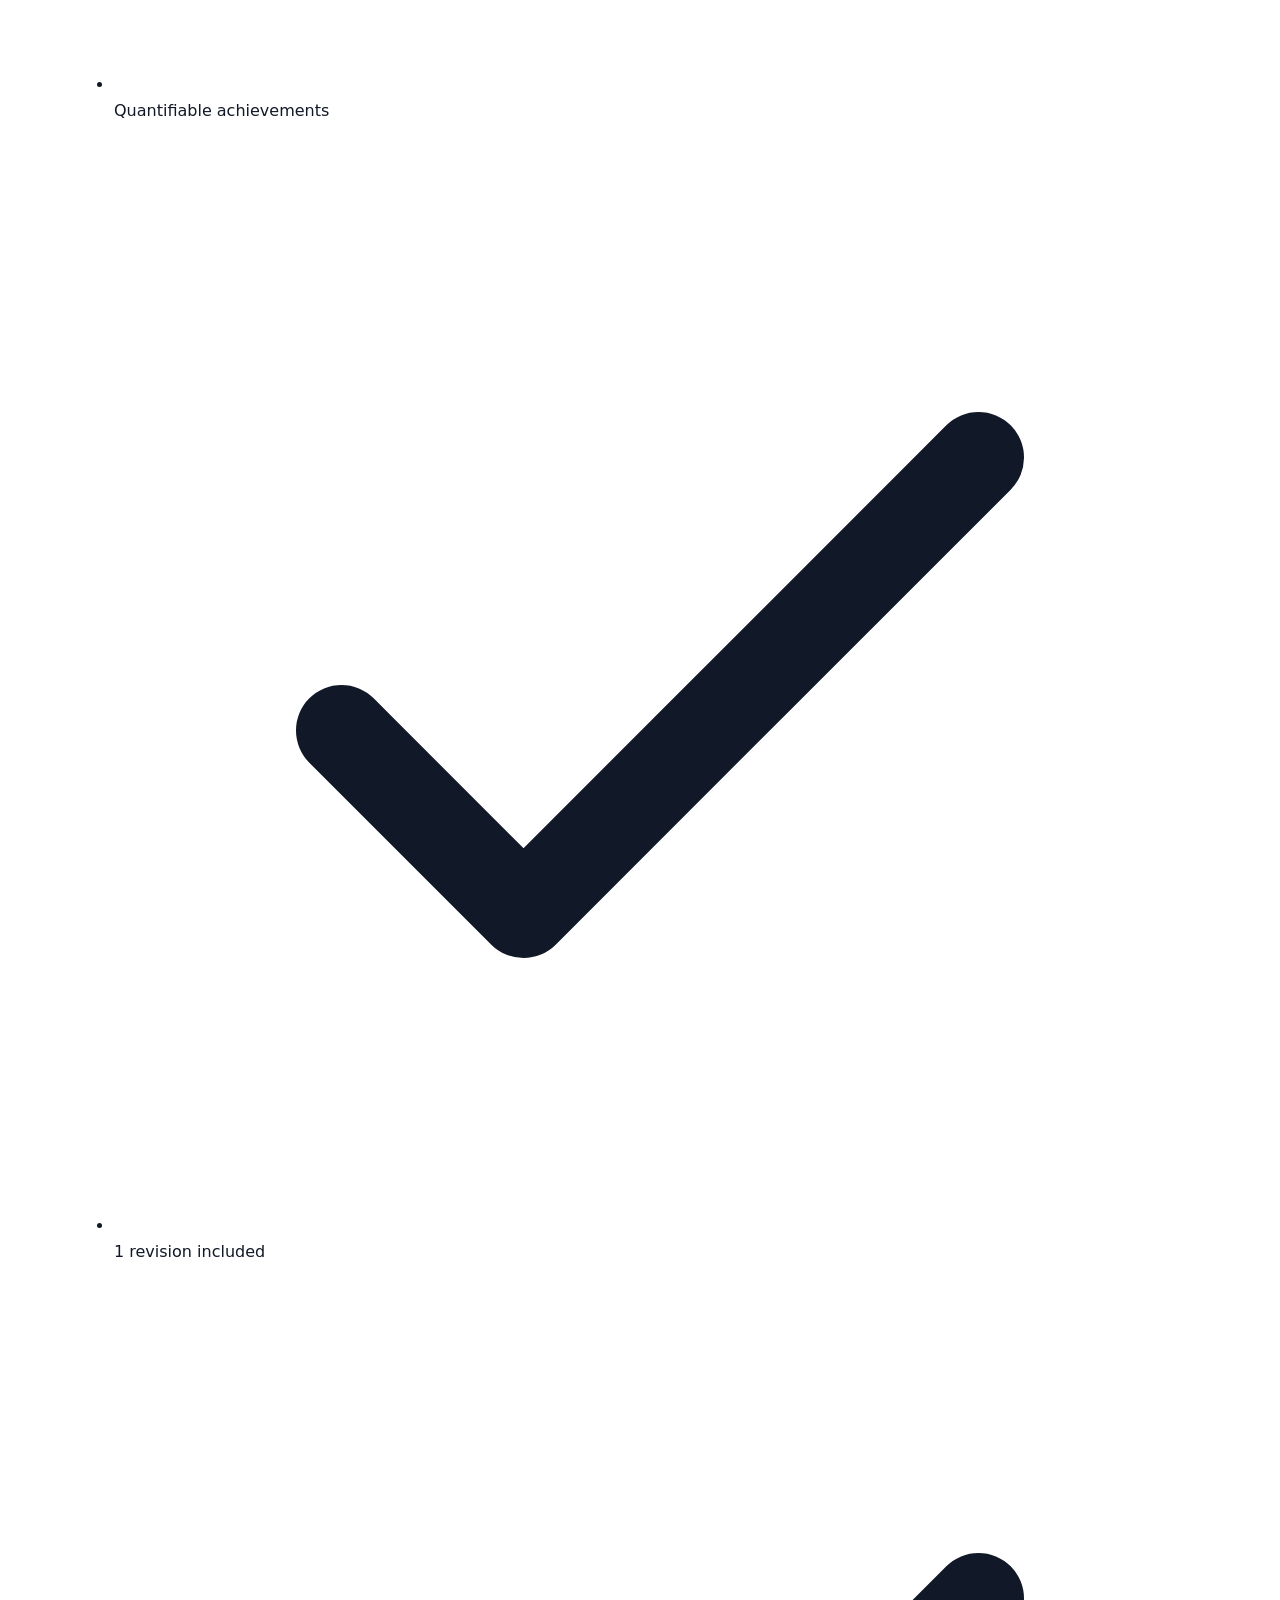
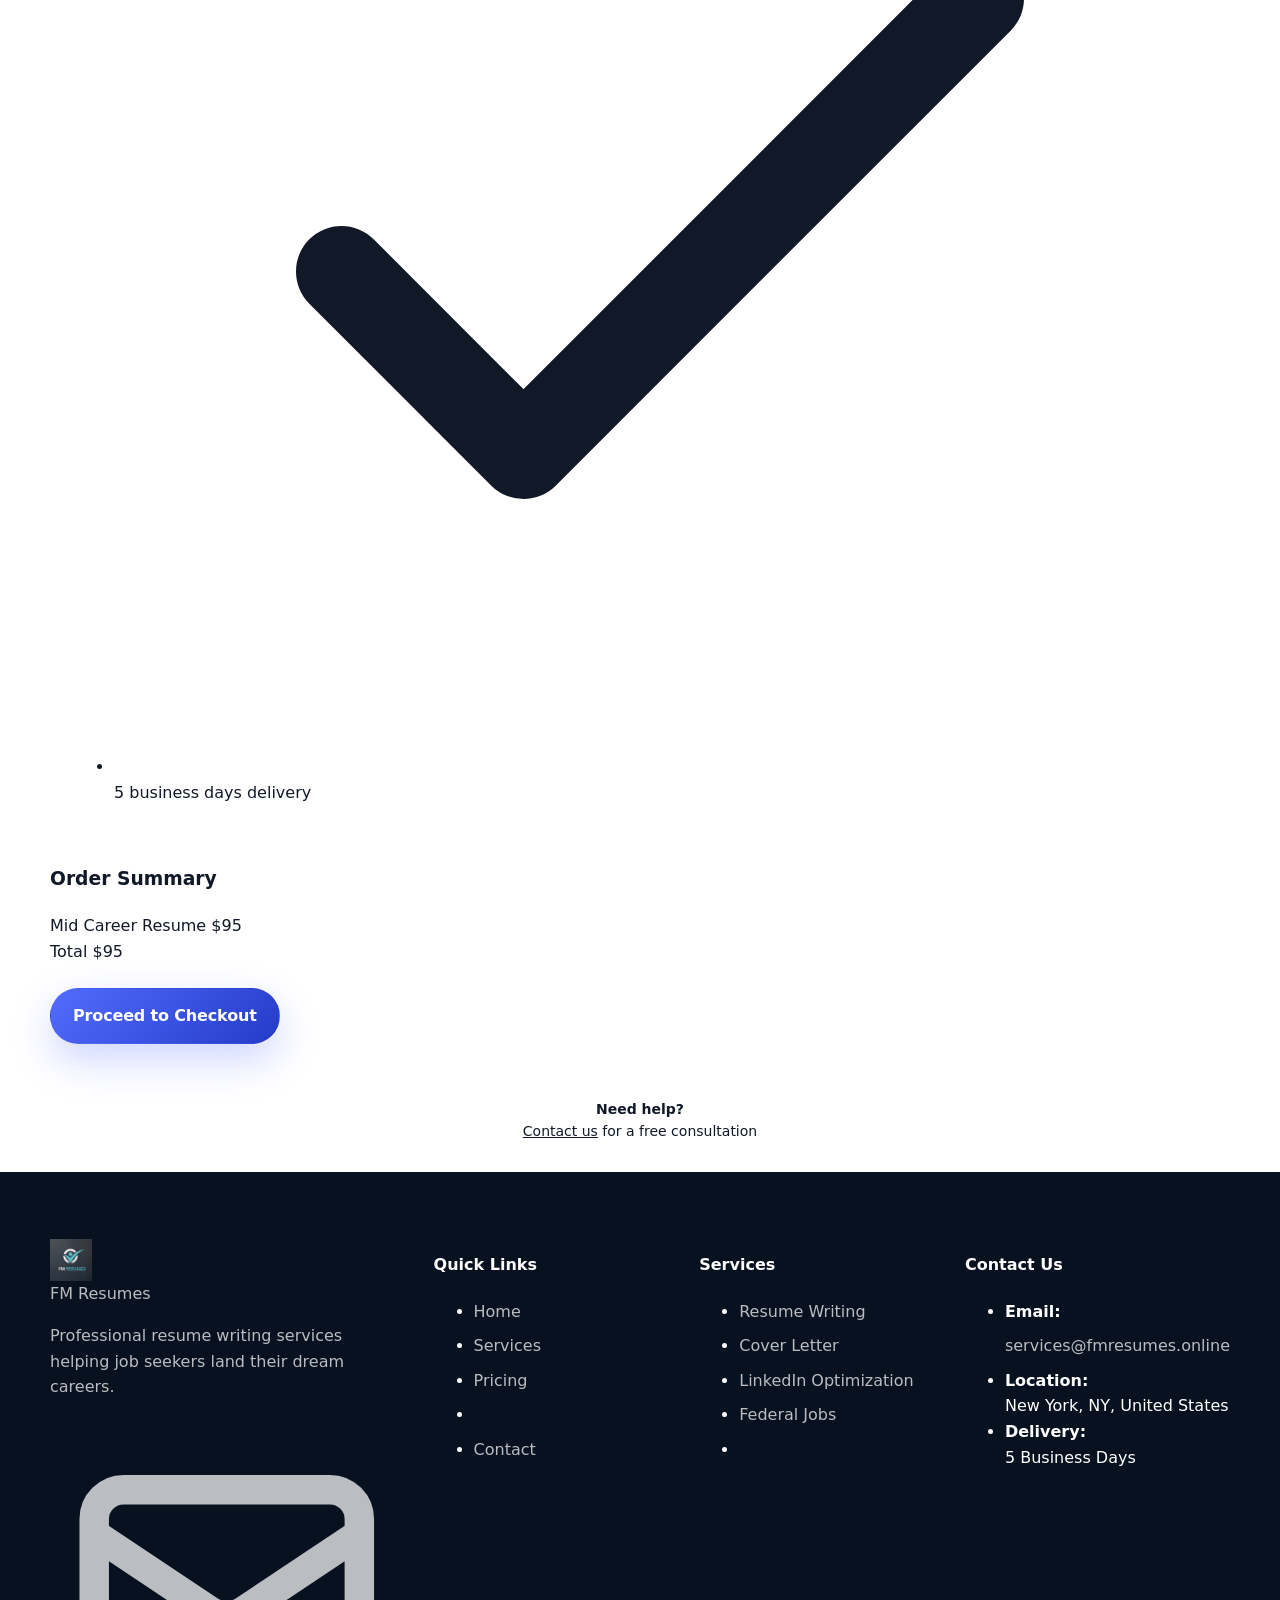
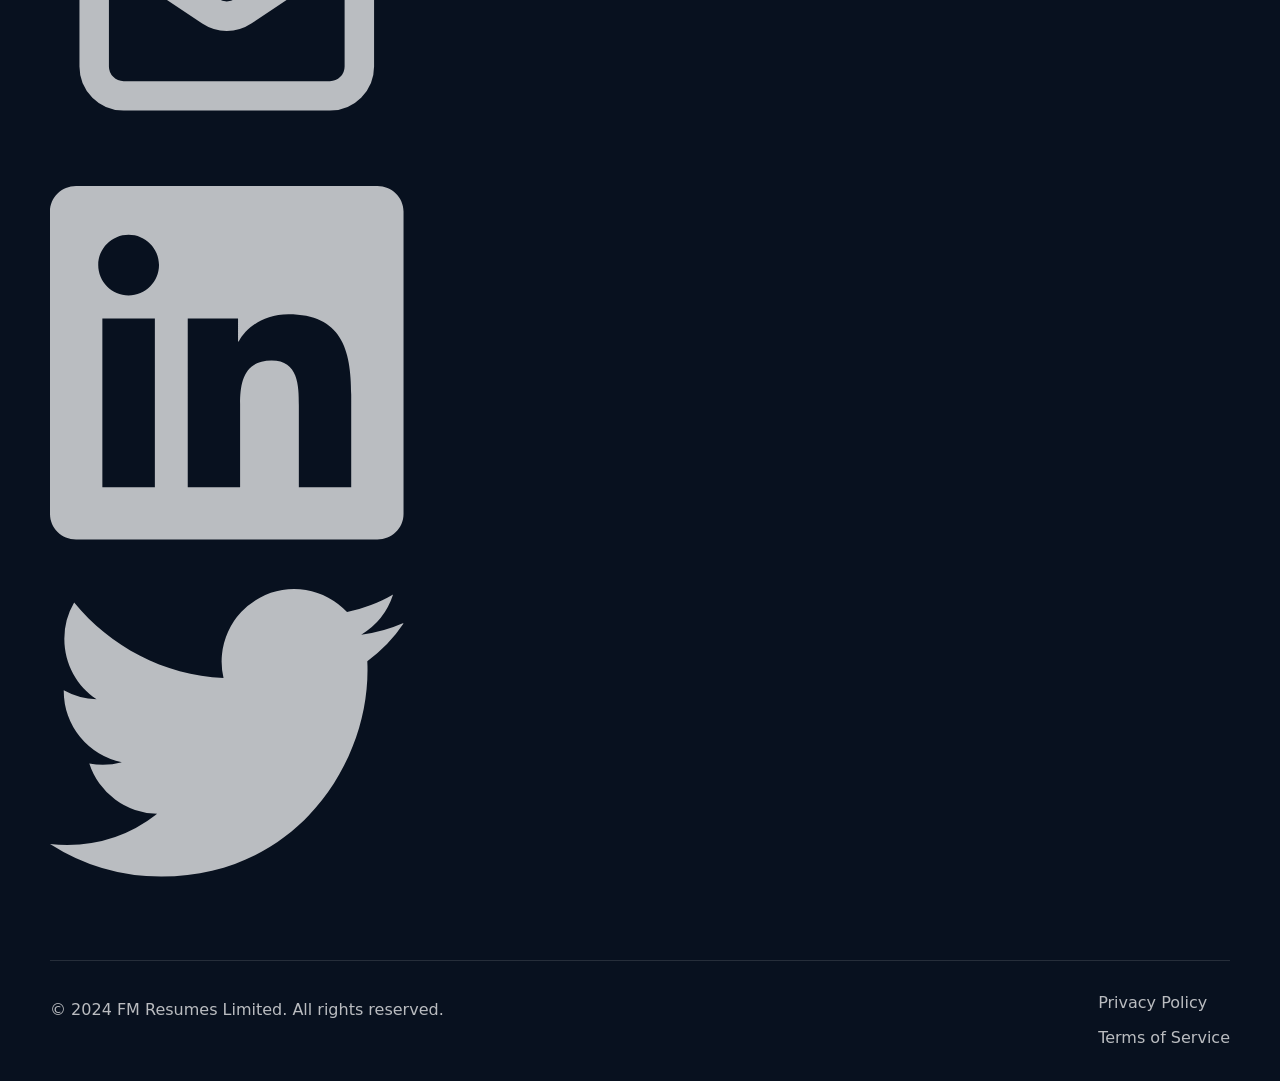
<file: mid-career.html>
<!DOCTYPE html>
<html lang="en">
<head>
    <link rel="icon" type="image/png" href="/favicon.png">
    <link rel="apple-touch-icon" href="/favicon.png">
    <meta charset="UTF-8">
    <meta name="viewport" content="width=device-width, initial-scale=1.0">
    <title>Mid Career Resume Package | FM Resumes</title>
    <meta name="description" content="Professional resume writing for mid career professionals with 5-10 years of experience. Showcase your expertise.">
    <link rel="stylesheet" href="style.css">
</head>
<body>
    <!-- Navigation -->
    <nav class="navbar">
        <div class="container">
            <a href="index.html" class="logo">
                <img src="logo.jpg" alt="FM Resumes">
                <span>FM Resumes</span>
            </a>
            <div class="nav-links">
                <a href="index.html">Home</a>
                <a href="services.html">Services</a>
                <a href="pricing.html">Pricing</a><a href="contact.html">Contact</a>
                <a href="pricing.html" class="nav-cta">Get Started</a>
            </div>
            <button class="mobile-menu-btn" aria-label="Toggle menu">
                <svg xmlns="http://www.w3.org/2000/svg" fill="none" viewBox="0 0 24 24" stroke="currentColor">
                    <path stroke-linecap="round" stroke-linejoin="round" stroke-width="2" d="M4 6h16M4 12h16M4 18h16" />
                </svg>
            </button>
        </div>
    </nav>

    <!-- Page Header -->
    <header class="page-header">
        <div class="container">
            <h1>Mid Career Resume Package</h1>
            <p>Ideal for professionals with 5-10 years of experience. Showcase your expertise and achievements.</p>
        </div>
    </header>

    <!-- Package Builder -->
    <section class="section">
        <div class="container">
            <div class="package-builder">
                <!-- Options -->
                <div class="package-options">
                    <h3>Customize Your Package</h3>
                    
                    <div class="option-item included">
                        <label class="checkbox-group">
                            <input type="checkbox" checked disabled>
                            <div>
                                <strong>Professional Resume</strong>
                                <p style="font-size: 0.875rem; color: var(--gray-500); margin-top: 0.25rem;">ATS-optimized resume highlighting your 5-10 years of experience</p>
                            </div>
                            <span class="checkbox-price" style="color: var(--success);">Included</span>
                        </label>
                    </div>

                    <div class="option-item">
                        <label class="checkbox-group" for="cover-letter">
                            <input type="checkbox" id="cover-letter">
                            <div>
                                <strong>Cover Letter</strong>
                                <p style="font-size: 0.875rem; color: var(--gray-500); margin-top: 0.25rem;">Personalized cover letter to complement your resume</p>
                            </div>
                            <span class="checkbox-price">+$40</span>
                        </label>
                    </div>

                    <div class="option-item">
                        <label class="checkbox-group" for="linkedin">
                            <input type="checkbox" id="linkedin">
                            <div>
                                <strong>LinkedIn Optimization</strong>
                                <p style="font-size: 0.875rem; color: var(--gray-500); margin-top: 0.25rem;">Complete profile optimization for better recruiter visibility</p>
                            </div>
                            <span class="checkbox-price">+$60</span>
                        </label>
                    </div>

                    <div style="margin-top: 2rem; padding: 1.5rem; background: var(--gray-50); border-radius: var(--radius);">
                        <h4 style="font-size: 1rem; margin-bottom: 1rem;">What's Included:</h4>
                        <ul class="feature-list">
                            <li>
                                <svg xmlns="http://www.w3.org/2000/svg" fill="none" viewBox="0 0 24 24" stroke="currentColor">
                                    <path stroke-linecap="round" stroke-linejoin="round" stroke-width="2" d="M5 13l4 4L19 7" />
                                </svg>
                                ATS-optimized formatting
                            </li>
                            <li>
                                <svg xmlns="http://www.w3.org/2000/svg" fill="none" viewBox="0 0 24 24" stroke="currentColor">
                                    <path stroke-linecap="round" stroke-linejoin="round" stroke-width="2" d="M5 13l4 4L19 7" />
                                </svg>
                                Industry-specific keywords
                            </li>
                            <li>
                                <svg xmlns="http://www.w3.org/2000/svg" fill="none" viewBox="0 0 24 24" stroke="currentColor">
                                    <path stroke-linecap="round" stroke-linejoin="round" stroke-width="2" d="M5 13l4 4L19 7" />
                                </svg>
                                Leadership & management highlights
                            </li>
                            <li>
                                <svg xmlns="http://www.w3.org/2000/svg" fill="none" viewBox="0 0 24 24" stroke="currentColor">
                                    <path stroke-linecap="round" stroke-linejoin="round" stroke-width="2" d="M5 13l4 4L19 7" />
                                </svg>
                                Quantifiable achievements
                            </li>
                            <li>
                                <svg xmlns="http://www.w3.org/2000/svg" fill="none" viewBox="0 0 24 24" stroke="currentColor">
                                    <path stroke-linecap="round" stroke-linejoin="round" stroke-width="2" d="M5 13l4 4L19 7" />
                                </svg>
                                1 revision included
                            </li>
                            <li>
                                <svg xmlns="http://www.w3.org/2000/svg" fill="none" viewBox="0 0 24 24" stroke="currentColor">
                                    <path stroke-linecap="round" stroke-linejoin="round" stroke-width="2" d="M5 13l4 4L19 7" />
                                </svg>
                                5 business days delivery
                            </li>
                        </ul>
                    </div>
                </div>

                <!-- Summary -->
                <div class="package-summary">
                    <h3>Order Summary</h3>
                    
                    <div class="summary-row">
                        <span>Mid Career Resume</span>
                        <span id="base-price" data-price="95">$95</span>
                    </div>
                    <div class="summary-row" id="cover-letter-row" style="display: none;">
                        <span>Cover Letter</span>
                        <span>$40</span>
                    </div>
                    <div class="summary-row" id="linkedin-row" style="display: none;">
                        <span>LinkedIn Optimization</span>
                        <span>$60</span>
                    </div>
                    <div class="summary-row total">
                        <span>Total</span>
                        <span id="total-price">$95</span>
                    </div>

                    <a href="checkout.html" class="btn btn-primary btn-full" style="margin-top: 1.5rem;">
                        Proceed to Checkout
                    </a>

                    <div style="margin-top: 1.5rem; padding: 1rem; background: var(--primary-light); border-radius: var(--radius); text-align: center;">
                        <p style="font-size: 0.875rem; color: var(--primary-dark);">
                            <strong>Need help?</strong><br>
                            <a href="mailto:services@fmresumes.online" style="text-decoration: underline;">Contact us</a> for a free consultation
                        </p>
                    </div>
                </div>
            </div>
        </div>
    </section>

    <!-- Footer -->
    <footer class="footer">
        <div class="container">
            <div class="footer-grid">
                <div class="footer-brand">
                    <a href="index.html" class="logo">
                        <img src="logo.jpg" alt="FM Resumes">
                        <span>FM Resumes</span>
                    </a>
                    <p>Professional resume writing services helping job seekers land their dream careers.</p>
                    <div class="footer-social">
                        <a href="mailto:services@fmresumes.online" aria-label="Email">
                            <svg xmlns="http://www.w3.org/2000/svg" fill="none" viewBox="0 0 24 24" stroke="currentColor">
                                <path stroke-linecap="round" stroke-linejoin="round" stroke-width="2" d="M3 8l7.89 5.26a2 2 0 002.22 0L21 8M5 19h14a2 2 0 002-2V7a2 2 0 00-2-2H5a2 2 0 00-2 2v10a2 2 0 002 2z" />
                            </svg>
                        </a>
                        <a href="#" aria-label="LinkedIn">
                            <svg xmlns="http://www.w3.org/2000/svg" fill="currentColor" viewBox="0 0 24 24">
                                <path d="M20.447 20.452h-3.554v-5.569c0-1.328-.027-3.037-1.852-3.037-1.853 0-2.136 1.445-2.136 2.939v5.667H9.351V9h3.414v1.561h.046c.477-.9 1.637-1.85 3.37-1.85 3.601 0 4.267 2.37 4.267 5.455v6.286zM5.337 7.433c-1.144 0-2.063-.926-2.063-2.065 0-1.138.92-2.063 2.063-2.063 1.14 0 2.064.925 2.064 2.063 0 1.139-.925 2.065-2.064 2.065zm1.782 13.019H3.555V9h3.564v11.452zM22.225 0H1.771C.792 0 0 .774 0 1.729v20.542C0 23.227.792 24 1.771 24h20.451C23.2 24 24 23.227 24 22.271V1.729C24 .774 23.2 0 22.222 0h.003z"/>
                            </svg>
                        </a>
                        <a href="#" aria-label="Twitter">
                            <svg xmlns="http://www.w3.org/2000/svg" fill="currentColor" viewBox="0 0 24 24">
                                <path d="M23.953 4.57a10 10 0 01-2.825.775 4.958 4.958 0 002.163-2.723c-.951.555-2.005.959-3.127 1.184a4.92 4.92 0 00-8.384 4.482C7.69 8.095 4.067 6.13 1.64 3.162a4.822 4.822 0 00-.666 2.475c0 1.71.87 3.213 2.188 4.096a4.904 4.904 0 01-2.228-.616v.06a4.923 4.923 0 003.946 4.827 4.996 4.996 0 01-2.212.085 4.936 4.936 0 004.604 3.417 9.867 9.867 0 01-6.102 2.105c-.39 0-.779-.023-1.17-.067a13.995 13.995 0 007.557 2.209c9.053 0 13.998-7.496 13.998-13.985 0-.21 0-.42-.015-.63A9.935 9.935 0 0024 4.59z"/>
                            </svg>
                        </a>
                    </div>
                </div>
                <div>
                    <h4>Quick Links</h4>
                    <ul class="footer-links">
                        <li><a href="index.html">Home</a></li>
                        <li><a href="services.html">Services</a></li>
                        <li><a href="pricing.html">Pricing</a></li>
                        <li></li>
                        <li><a href="contact.html">Contact</a></li>
                    </ul>
                </div>
                <div>
                    <h4>Services</h4>
                    <ul class="footer-links">
                        <li><a href="early-career.html">Resume Writing</a></li>
                        <li><a href="services.html">Cover Letter</a></li>
                        <li><a href="services.html">LinkedIn Optimization</a></li>
                        <li><a href="services.html">Federal Jobs</a></li>
                        <li></li>
                    </ul>
                </div>
                <div>
                    <h4>Contact Us</h4>
                    <ul class="footer-links">
                        <li><strong>Email:</strong><br><a href="mailto:services@fmresumes.online">services@fmresumes.online</a></li>
                        <li><strong>Location:</strong><br>New York, NY, United States</li>
                        <li><strong>Delivery:</strong><br>5 Business Days</li>
                    </ul>
                </div>
            </div>
            <div class="footer-bottom">
                <p>&copy; 2024 FM Resumes Limited. All rights reserved.</p>
                <div class="footer-bottom-links">
                    <a href="#">Privacy Policy</a>
                    <a href="#">Terms of Service</a>
                </div>
            </div>
        </div>
    </footer>

    <script src="main.js"></script>
</body>
</html>
</file>
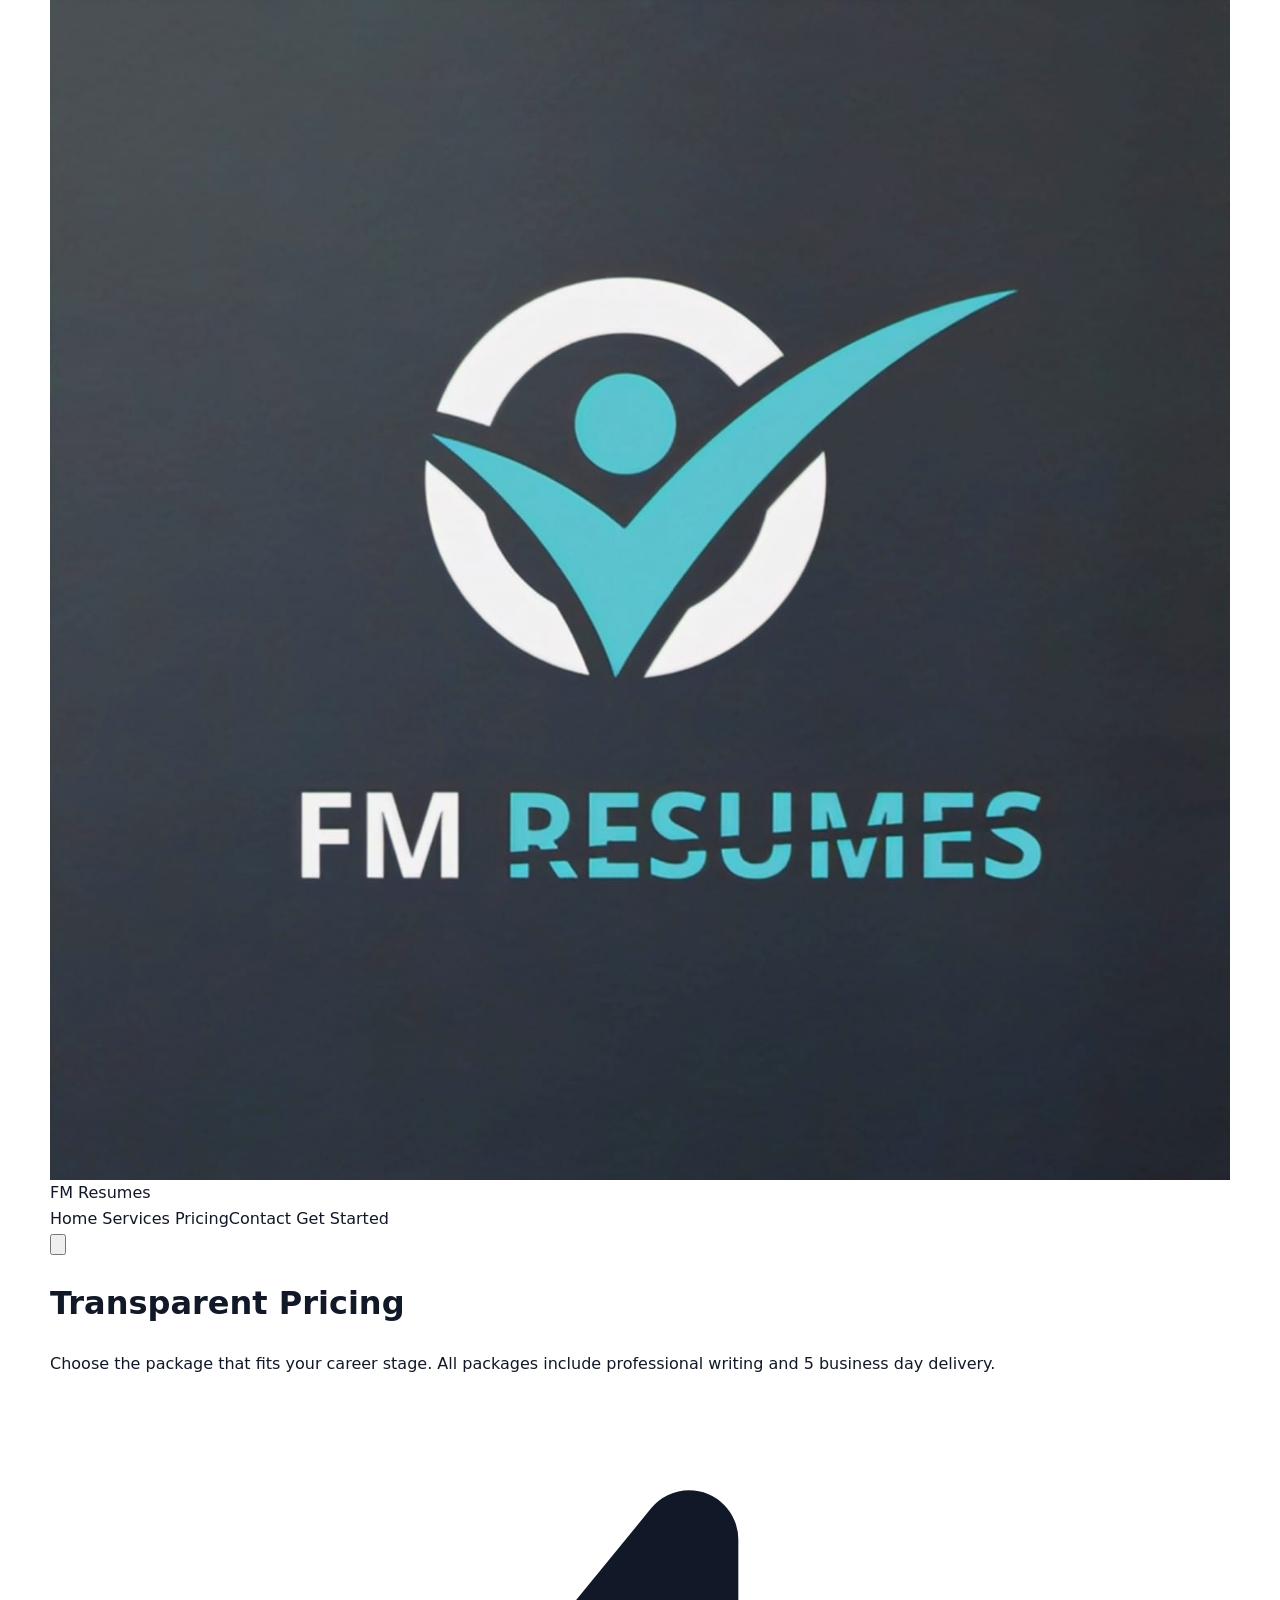
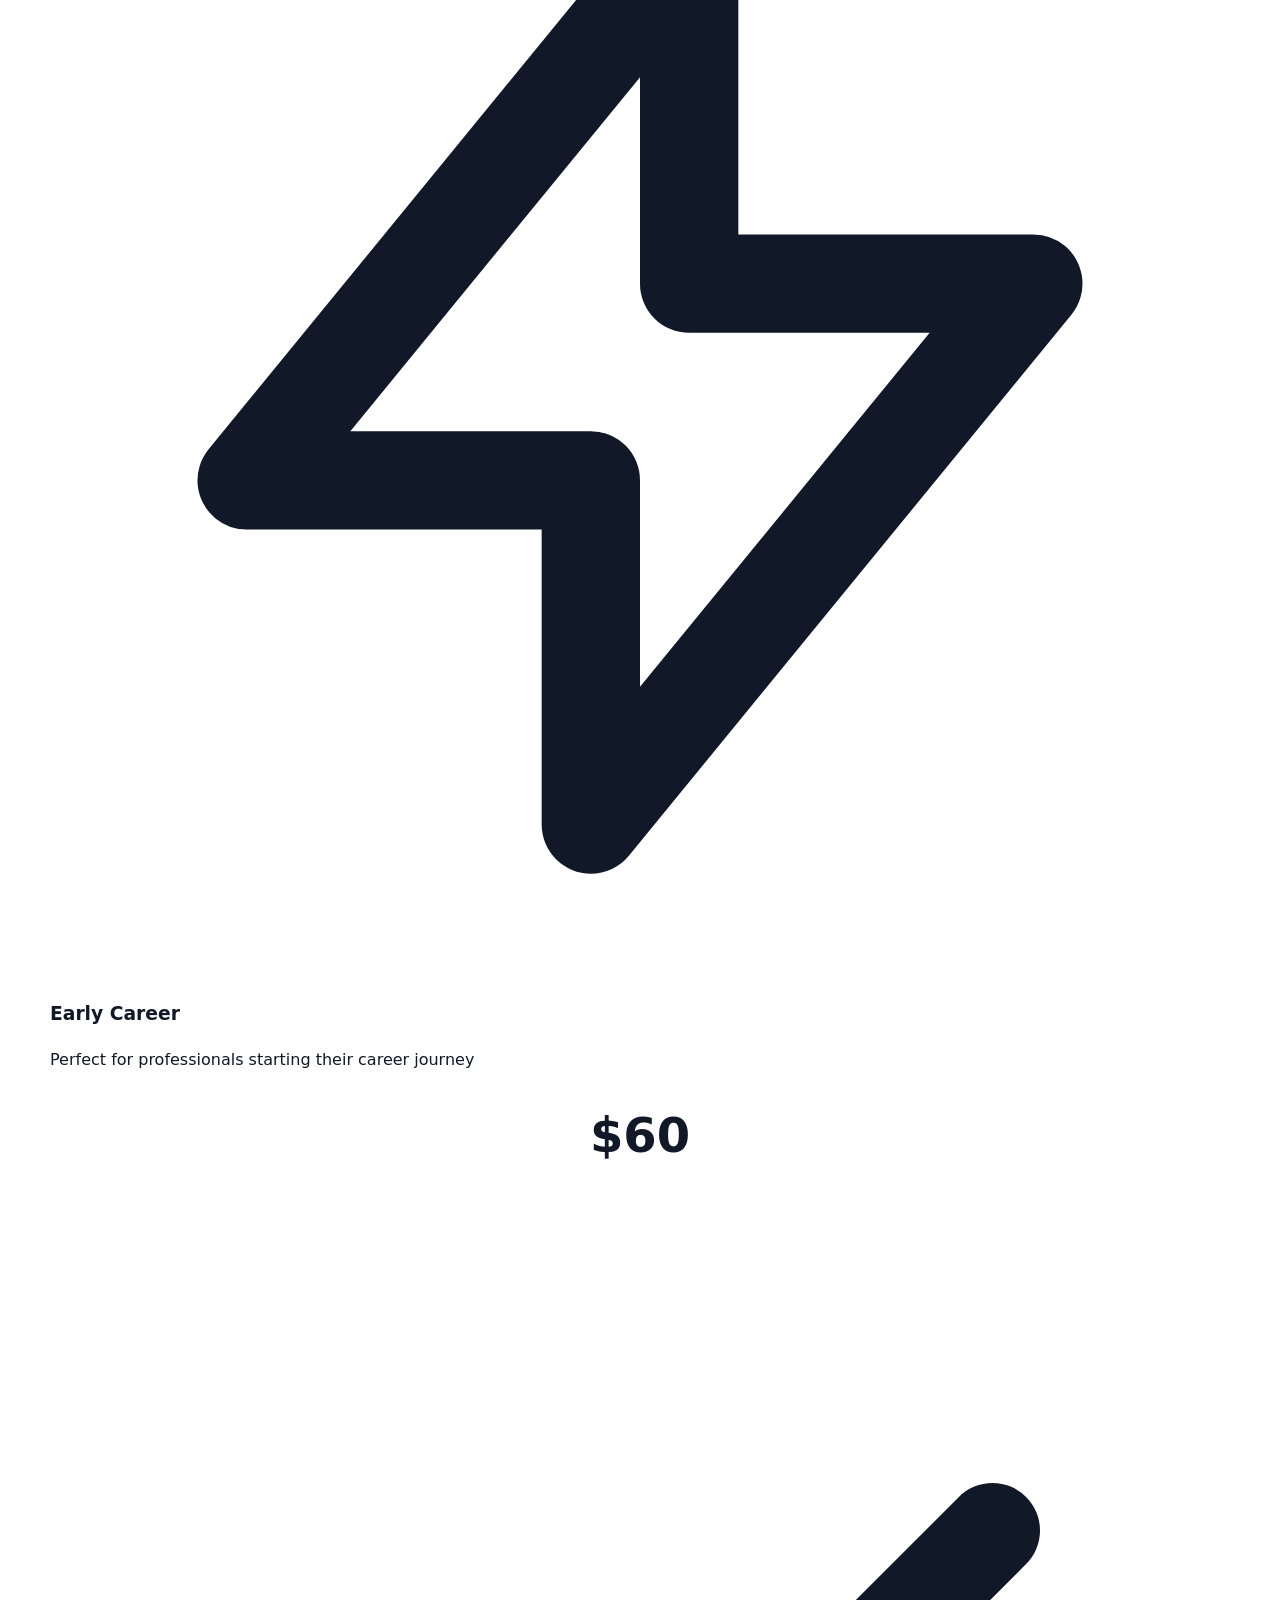
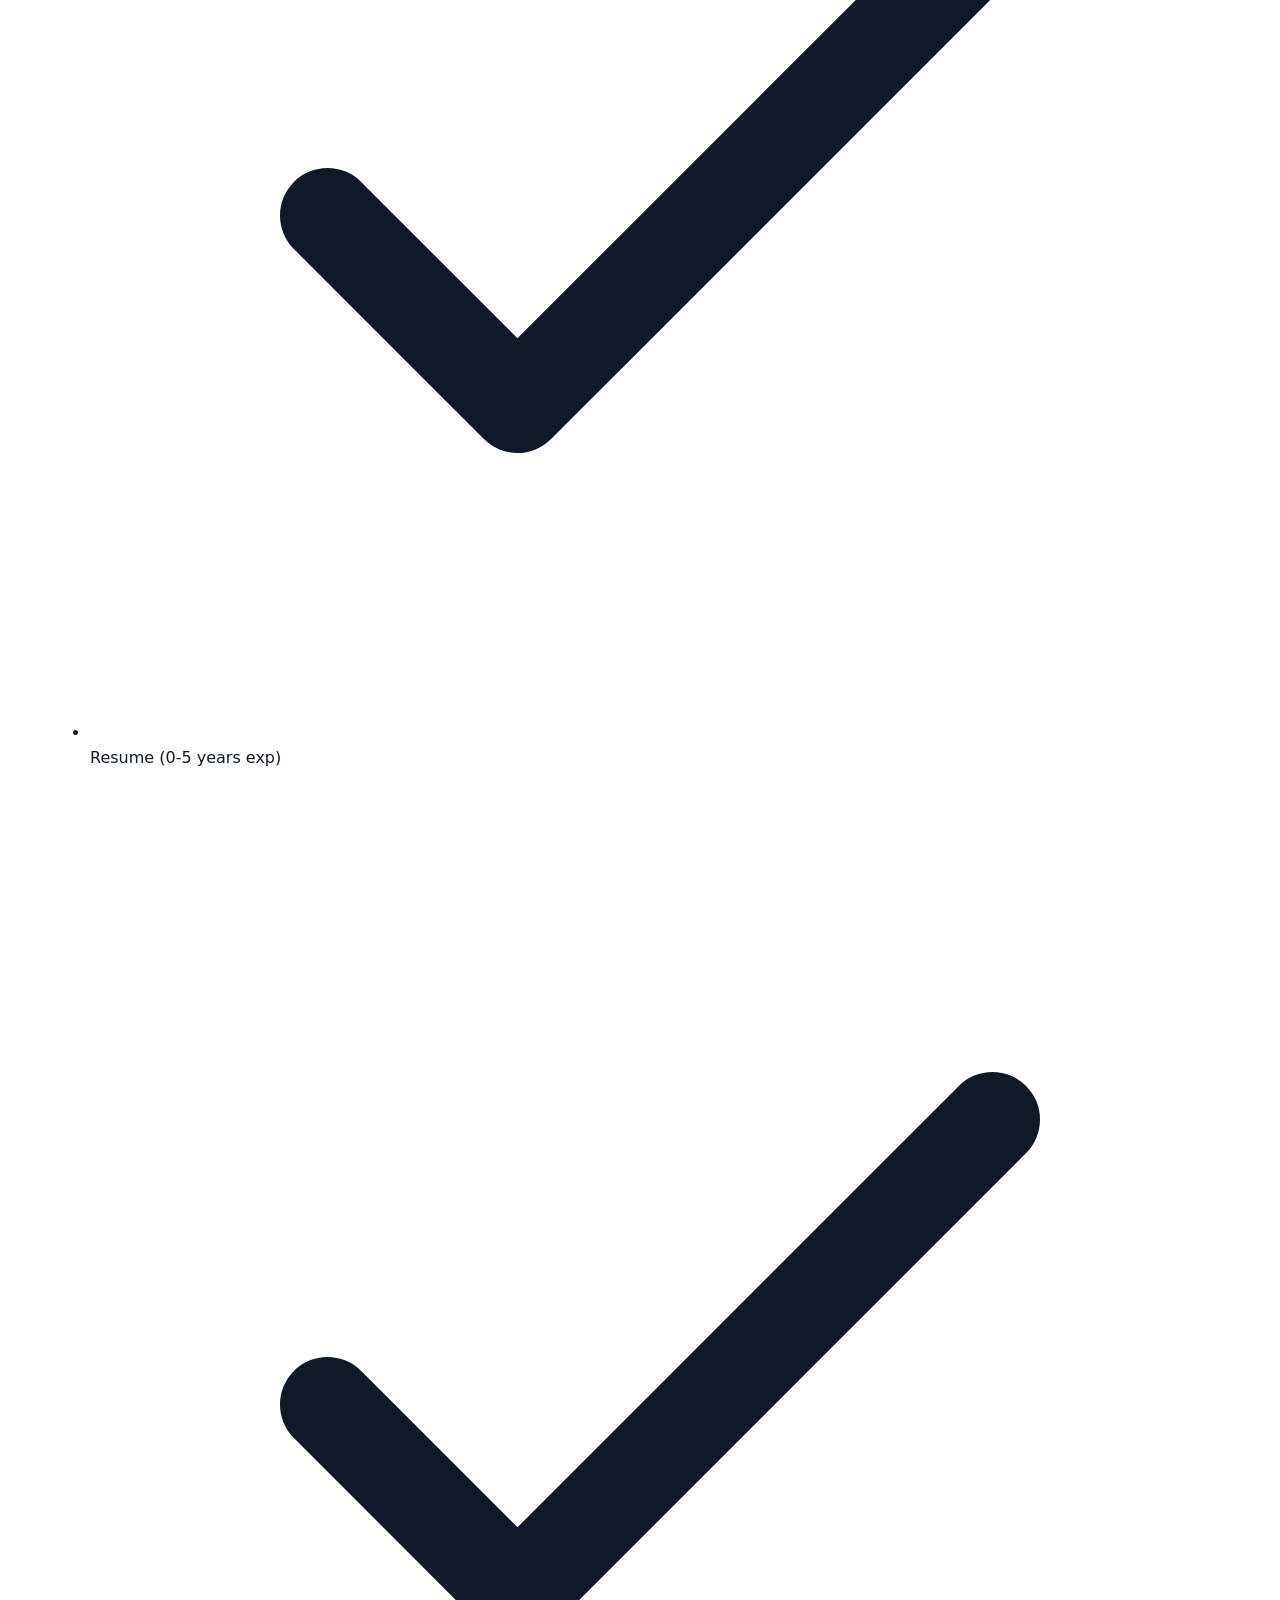
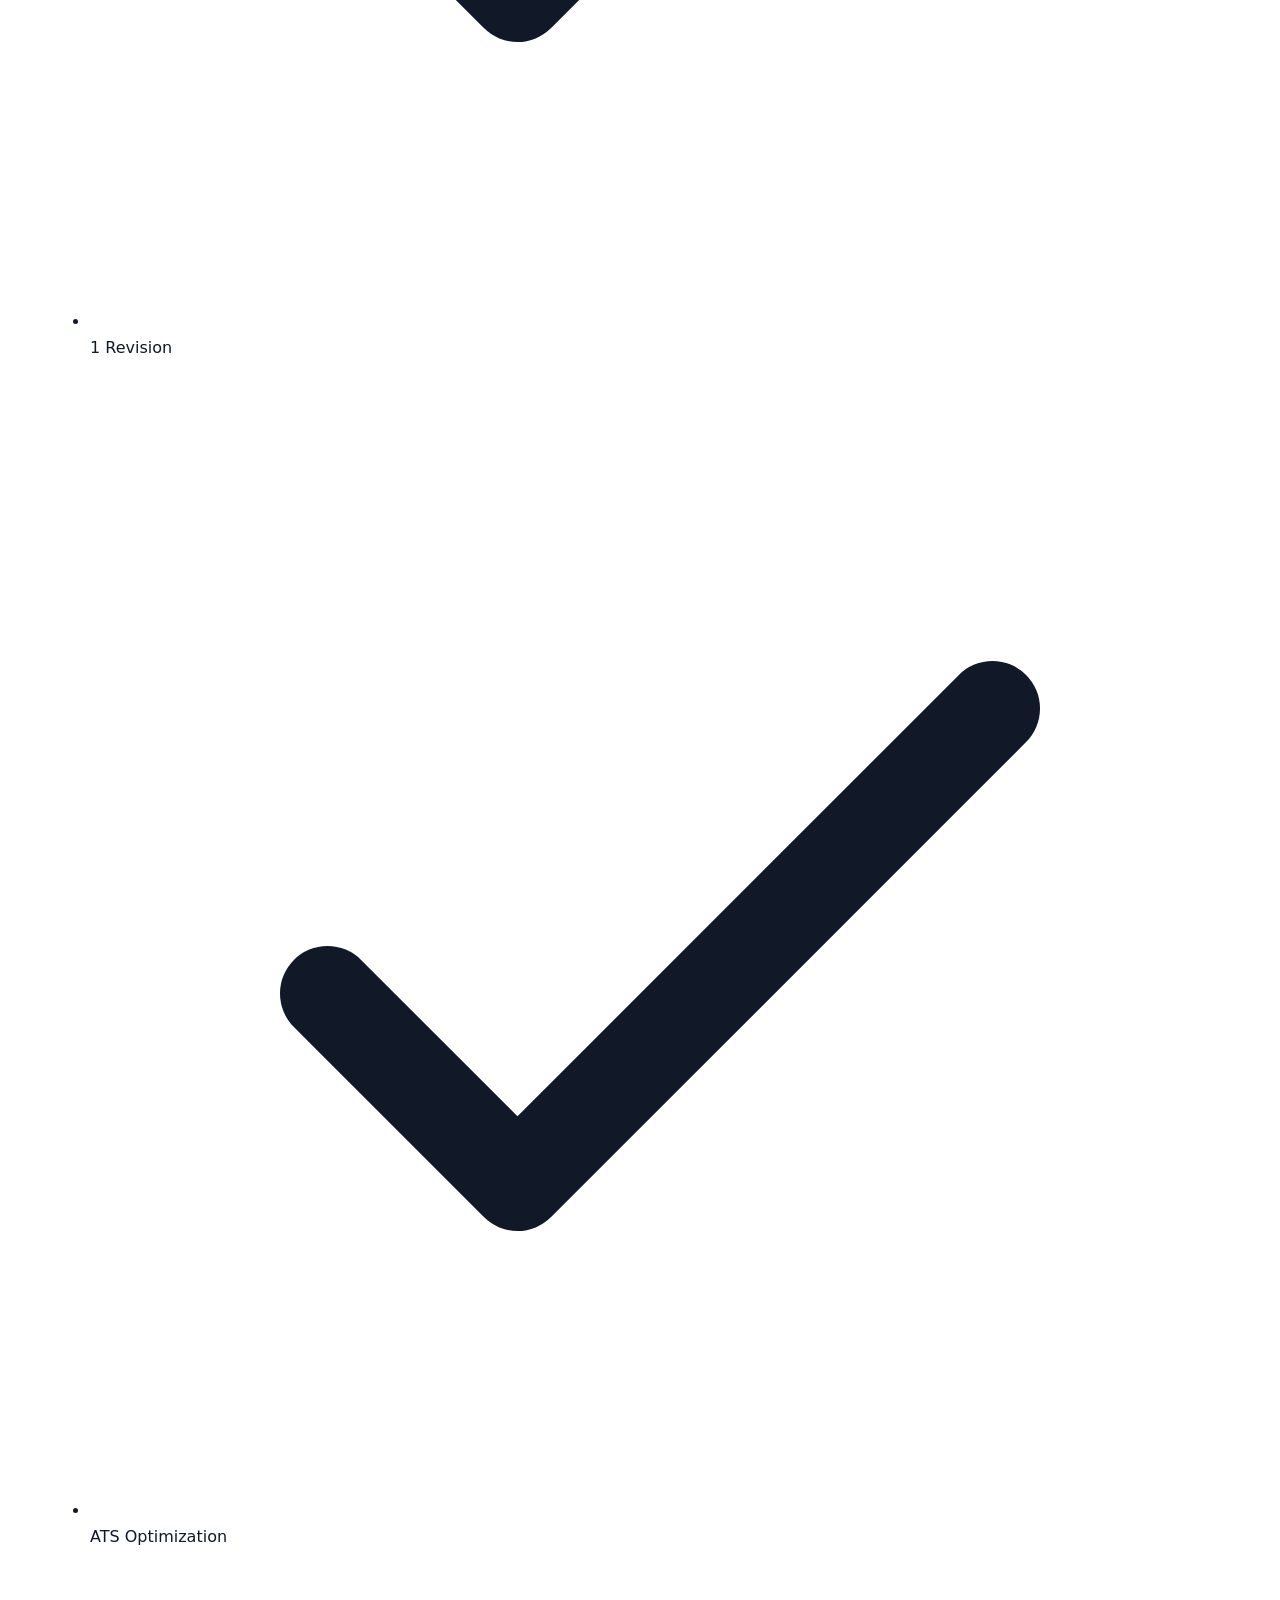
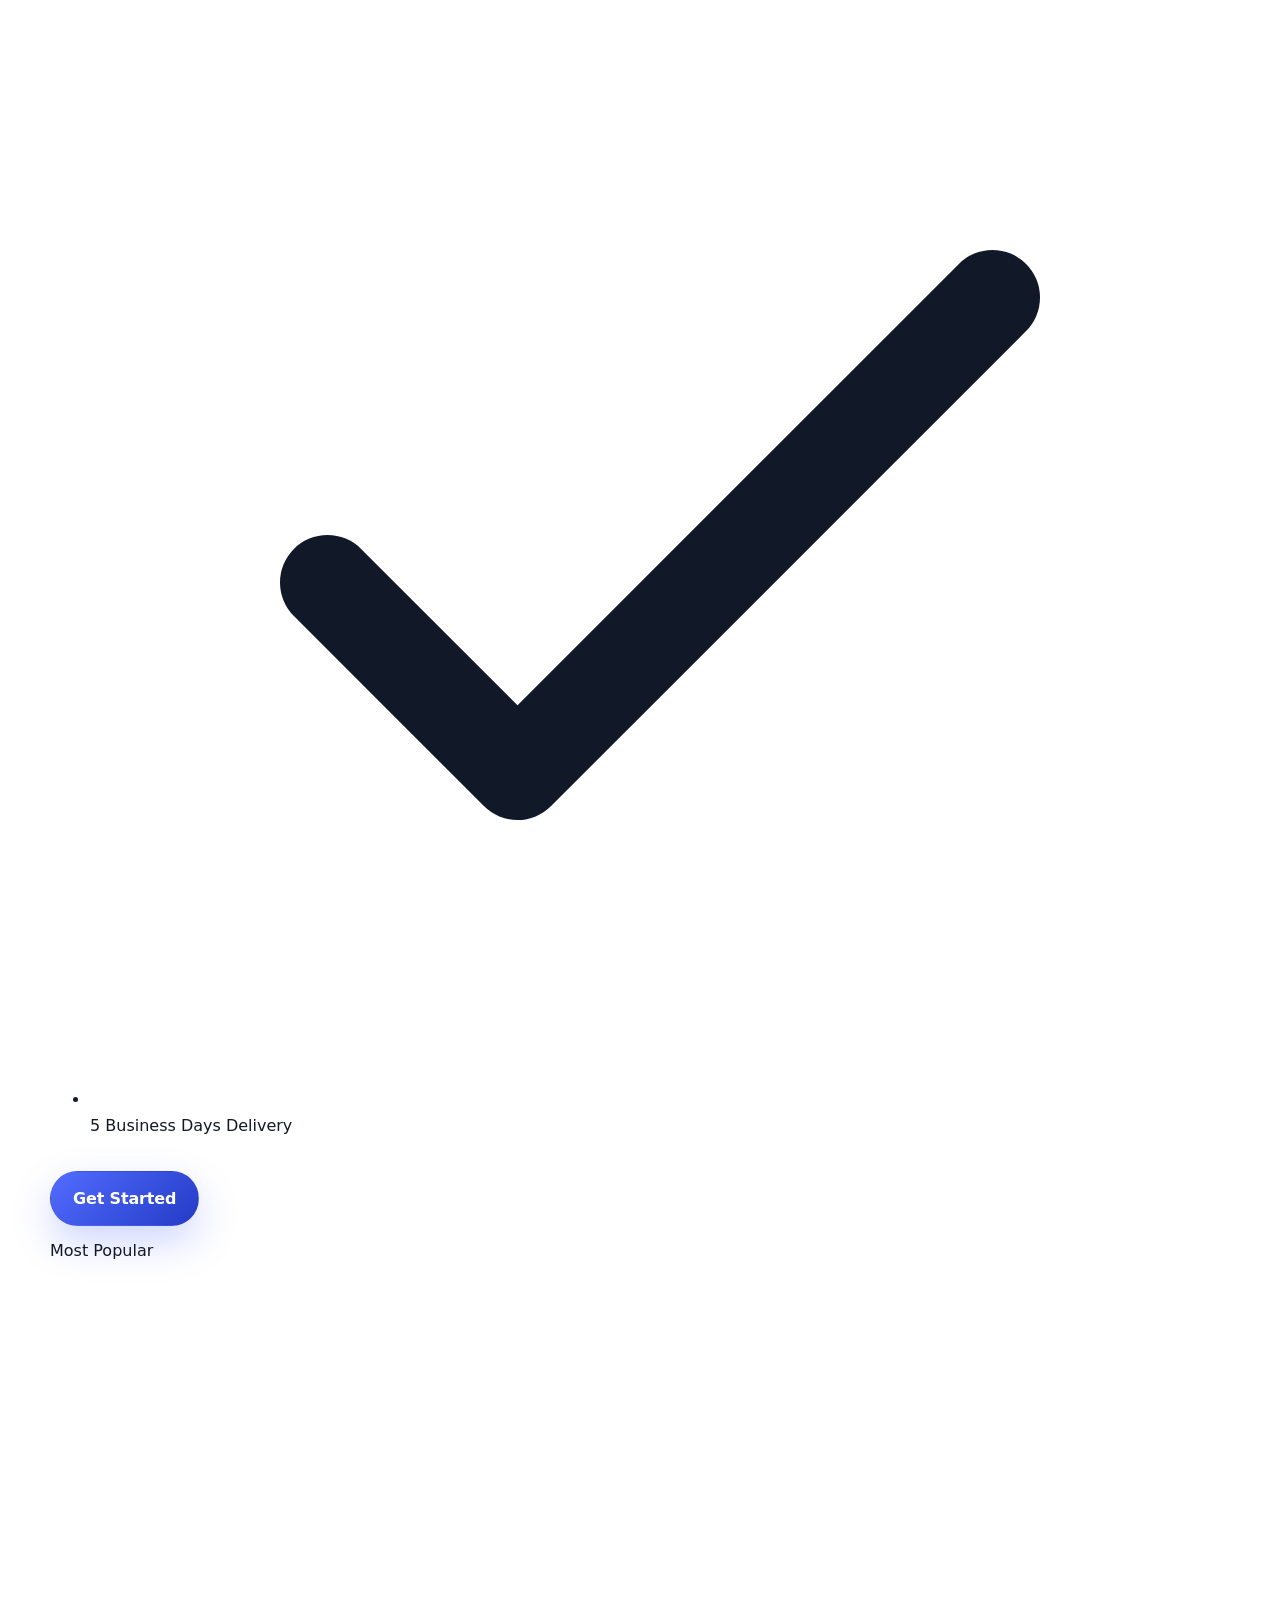
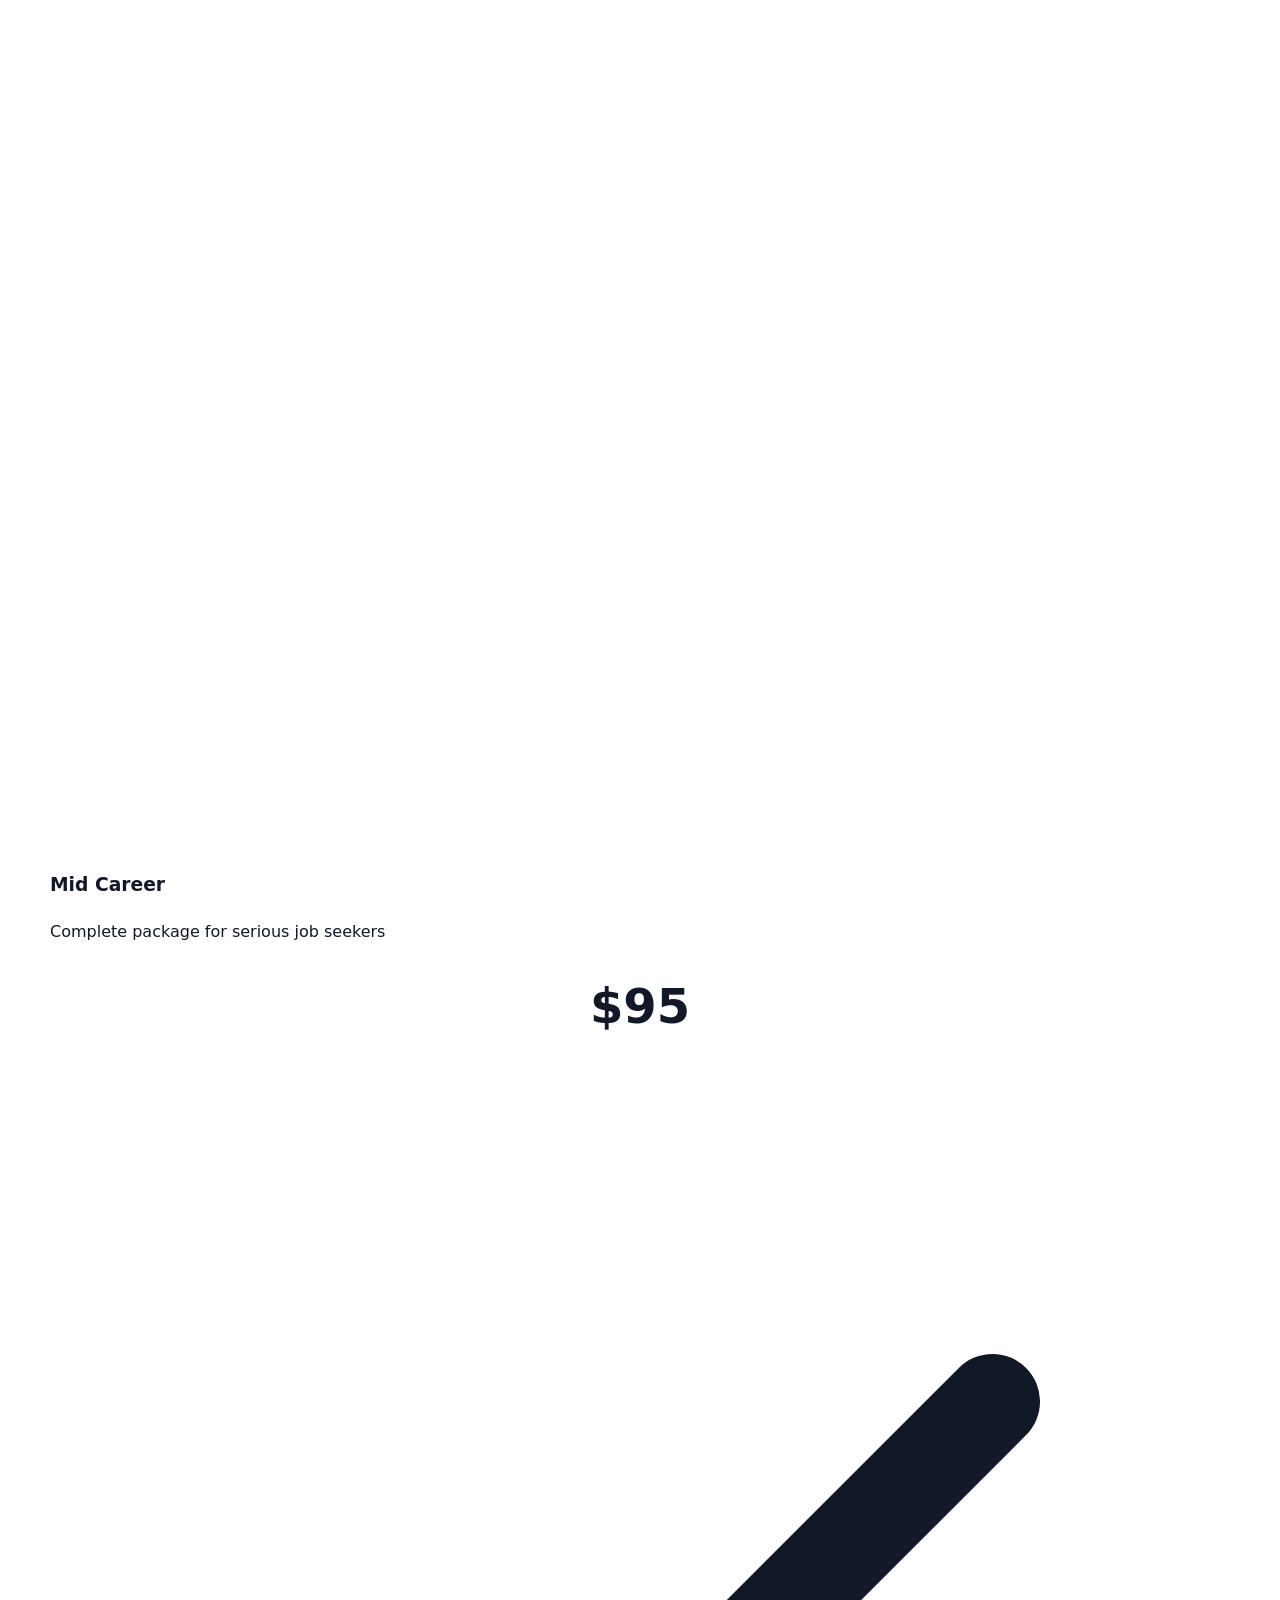
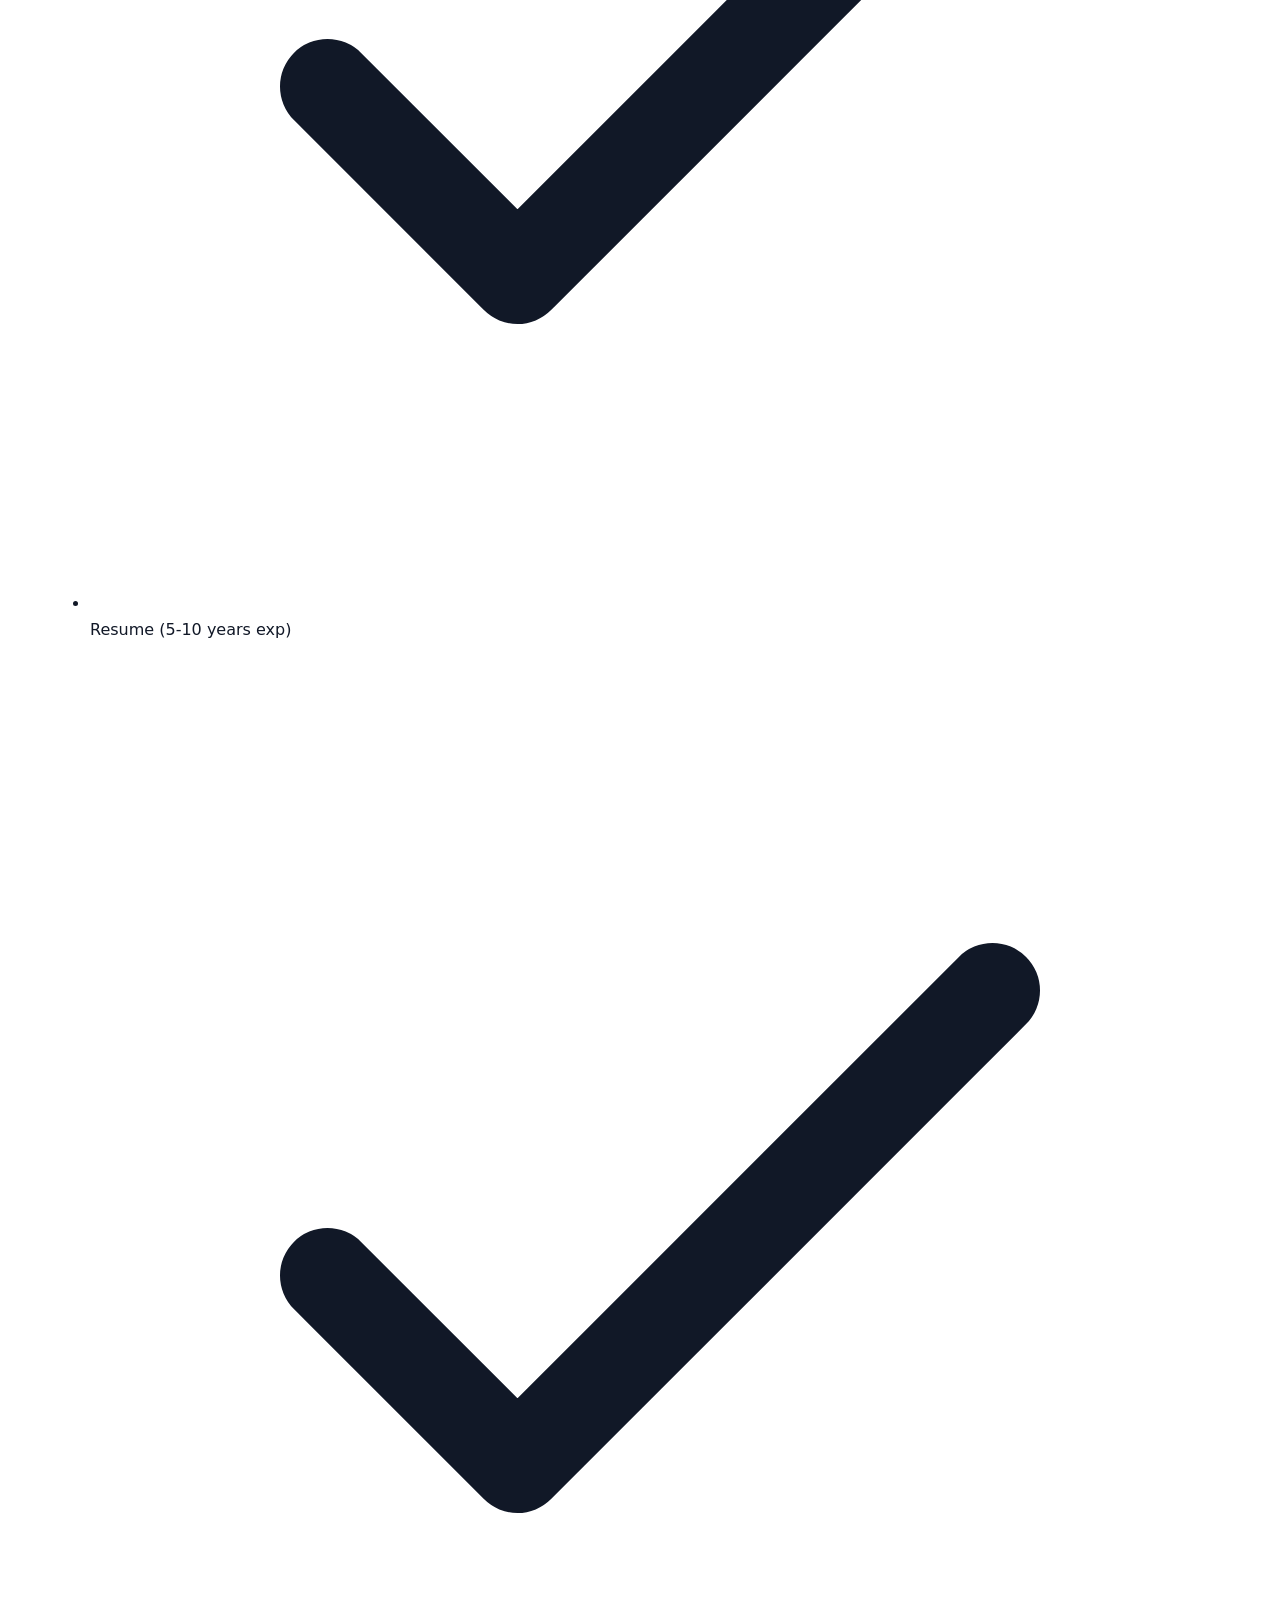
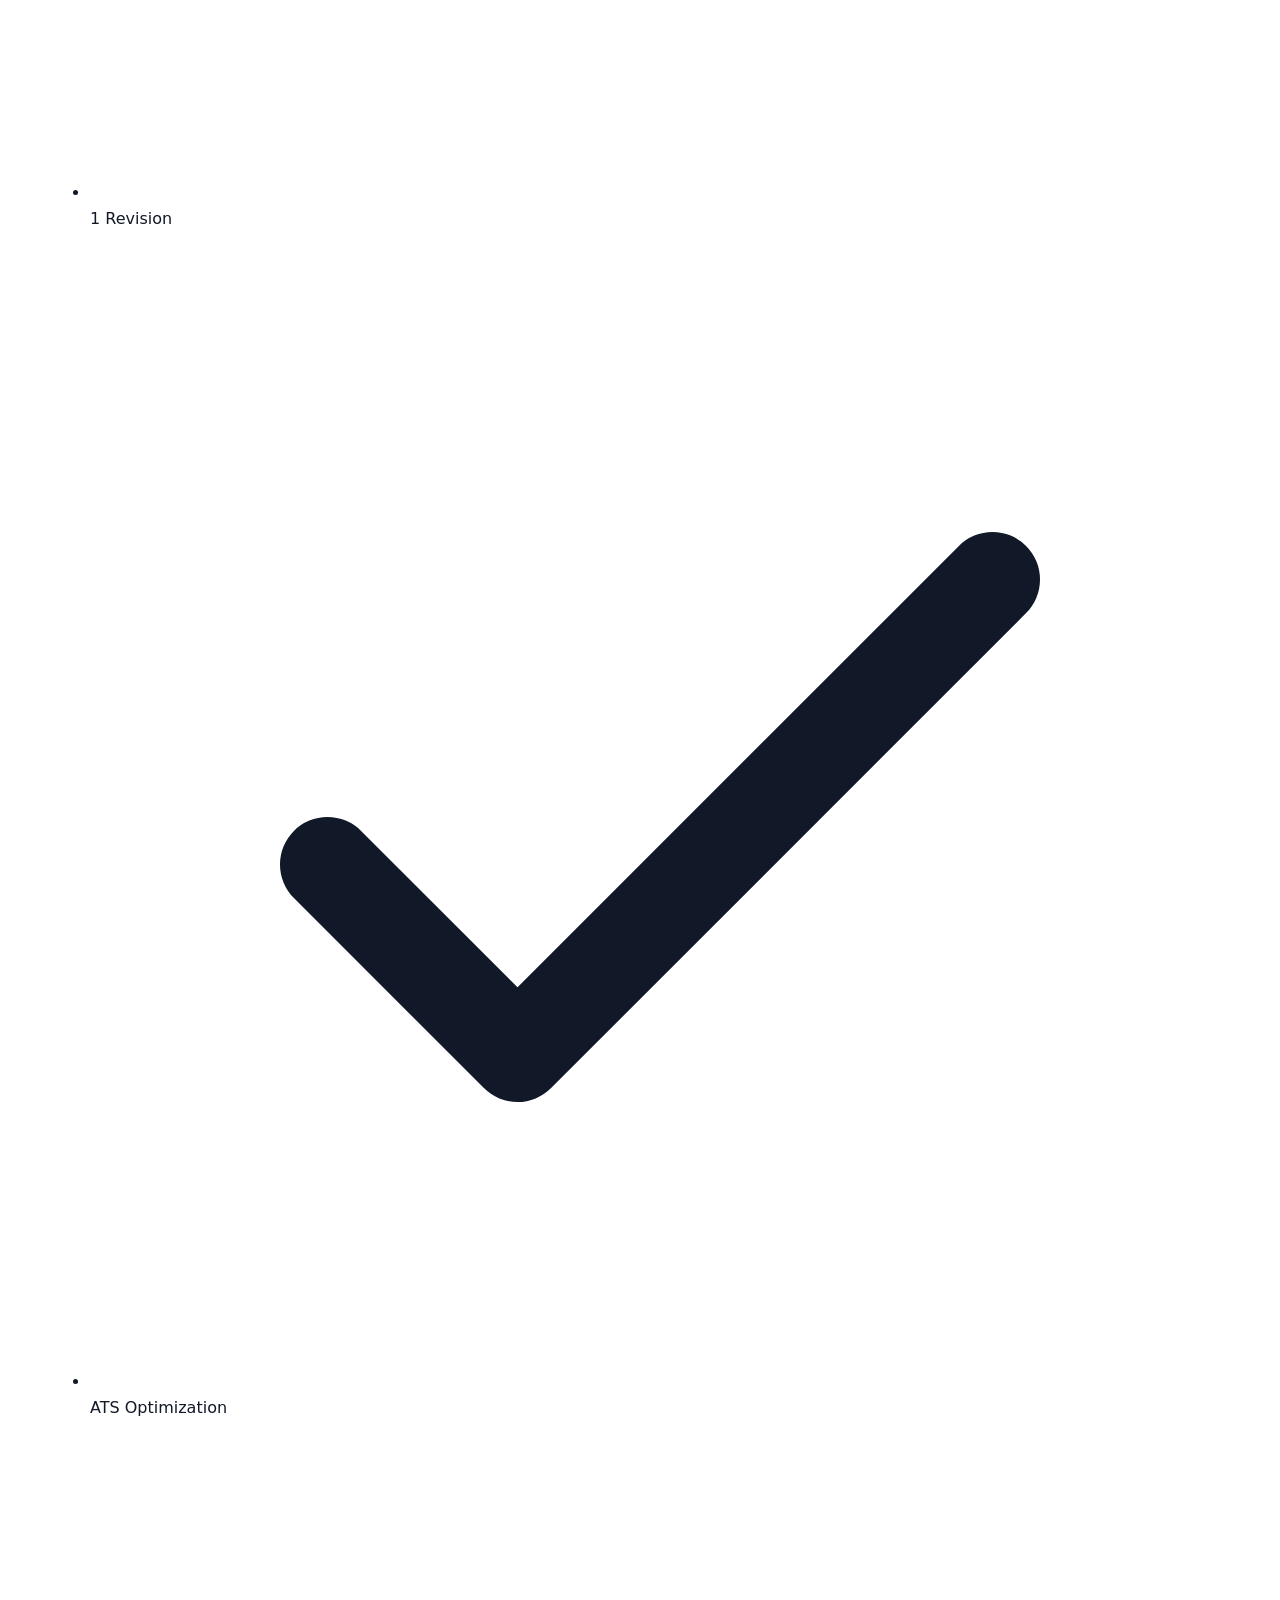
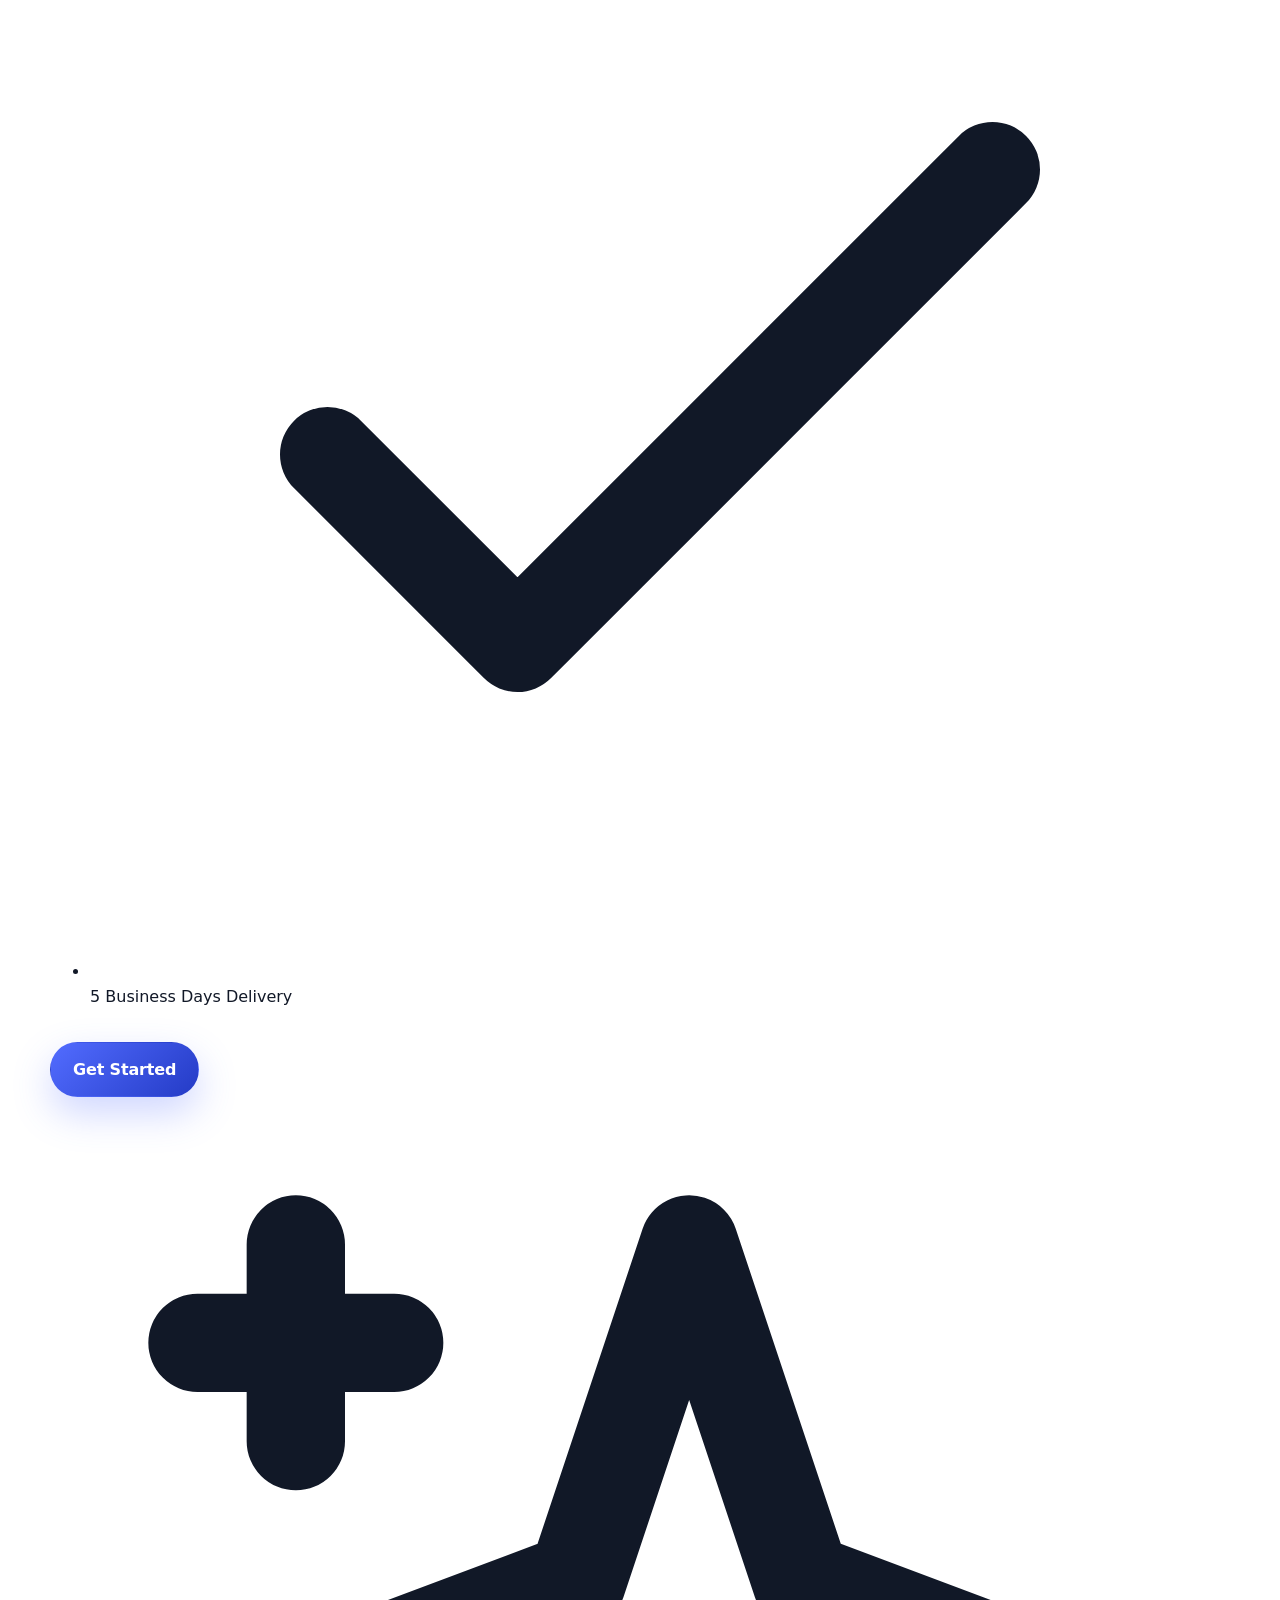
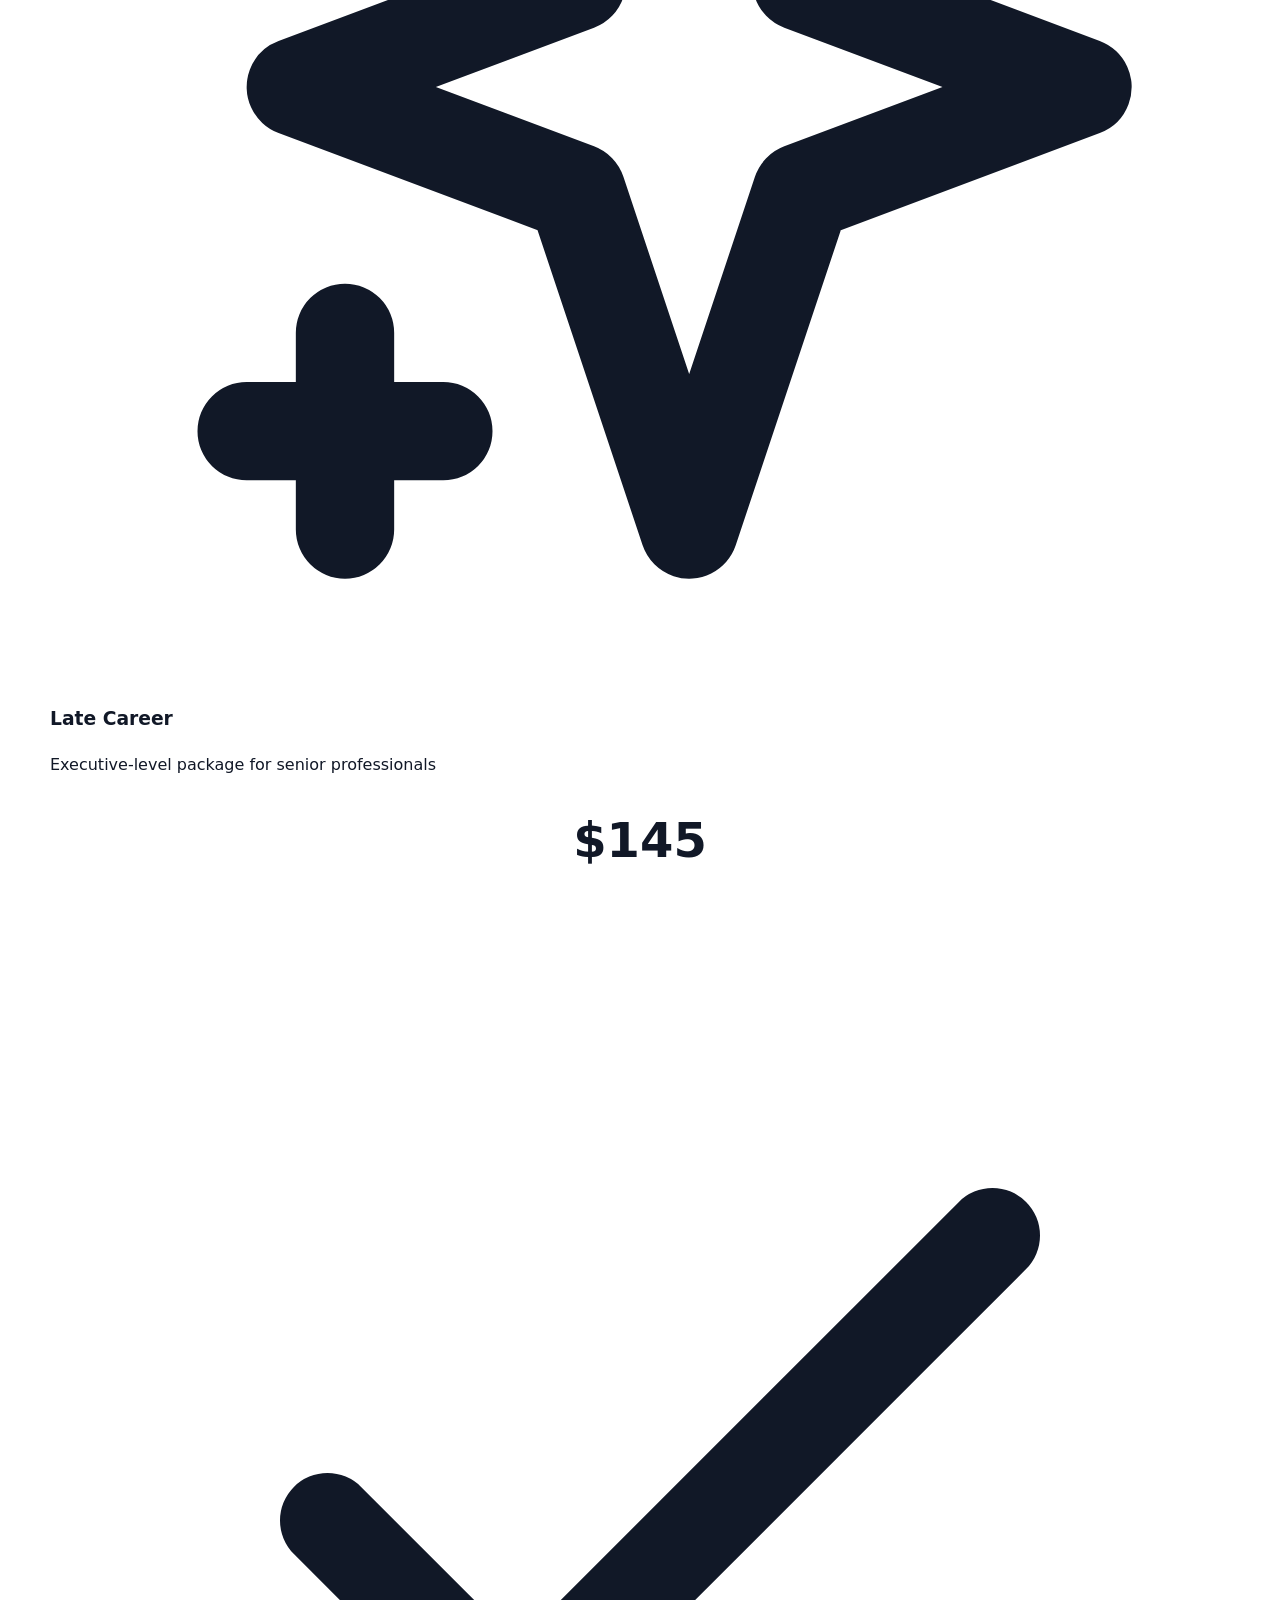
<file: pricing.html>
<!DOCTYPE html>
<html lang="en">
<head>
    <link rel="icon" type="image/png" href="/favicon.png">
    <link rel="apple-touch-icon" href="/favicon.png">
    <meta charset="UTF-8">
    <meta name="viewport" content="width=device-width, initial-scale=1.0">
    <title>Pricing | FM Resumes</title>
    <meta name="description" content="Transparent pricing for professional resume writing services. Choose from Early Career, Mid Career, or Late Career packages.">
    <link rel="stylesheet" href="style.css">
</head>
<body>
    <!-- Navigation -->
    <nav class="navbar">
        <div class="container">
            <a href="index.html" class="logo">
                <img src="logo.jpg" alt="FM Resumes">
                <span>FM Resumes</span>
            </a>
            <div class="nav-links">
                <a href="index.html">Home</a>
                <a href="services.html">Services</a>
                <a href="pricing.html" class="active">Pricing</a><a href="contact.html">Contact</a>
                <a href="pricing.html" class="nav-cta">Get Started</a>
            </div>
            <button class="mobile-menu-btn" aria-label="Toggle menu">
                <svg xmlns="http://www.w3.org/2000/svg" fill="none" viewBox="0 0 24 24" stroke="currentColor">
                    <path stroke-linecap="round" stroke-linejoin="round" stroke-width="2" d="M4 6h16M4 12h16M4 18h16" />
                </svg>
            </button>
        </div>
    </nav>

    <!-- Page Header -->
    <header class="page-header">
        <div class="container">
            <h1>Transparent Pricing</h1>
            <p>Choose the package that fits your career stage. All packages include professional writing and 5 business day delivery.</p>
        </div>
    </header>

    <!-- Pricing Cards -->
    <section class="section">
        <div class="container">
            <div class="grid-3">
                <!-- Early Career -->
                <div class="card">
                    <div class="card-header">
                        <div class="card-icon">
                            <svg xmlns="http://www.w3.org/2000/svg" fill="none" viewBox="0 0 24 24" stroke="currentColor">
                                <path stroke-linecap="round" stroke-linejoin="round" stroke-width="2" d="M13 10V3L4 14h7v7l9-11h-7z" />
                            </svg>
                        </div>
                        <h3>Early Career</h3>
                        <p>Perfect for professionals starting their career journey</p>
                    </div>
                    <div class="card-body">
                        <div style="text-align: center; margin: 1.5rem 0;">
                            <span style="font-size: 3rem; font-weight: 800; color: var(--gray-900);">$60</span>
                        </div>
                        <ul class="feature-list">
                            <li>
                                <svg xmlns="http://www.w3.org/2000/svg" fill="none" viewBox="0 0 24 24" stroke="currentColor">
                                    <path stroke-linecap="round" stroke-linejoin="round" stroke-width="2" d="M5 13l4 4L19 7" />
                                </svg>
                                Resume (0-5 years exp)
                            </li>
                            <li>
                                <svg xmlns="http://www.w3.org/2000/svg" fill="none" viewBox="0 0 24 24" stroke="currentColor">
                                    <path stroke-linecap="round" stroke-linejoin="round" stroke-width="2" d="M5 13l4 4L19 7" />
                                </svg>
                                1 Revision
                            </li>
                            <li>
                                <svg xmlns="http://www.w3.org/2000/svg" fill="none" viewBox="0 0 24 24" stroke="currentColor">
                                    <path stroke-linecap="round" stroke-linejoin="round" stroke-width="2" d="M5 13l4 4L19 7" />
                                </svg>
                                ATS Optimization
                            </li>
                            <li>
                                <svg xmlns="http://www.w3.org/2000/svg" fill="none" viewBox="0 0 24 24" stroke="currentColor">
                                    <path stroke-linecap="round" stroke-linejoin="round" stroke-width="2" d="M5 13l4 4L19 7" />
                                </svg>
                                5 Business Days Delivery
                            </li>
                        </ul>
                        <a href="early-career.html" class="btn btn-primary btn-full" style="margin-top: 1rem;">Get Started</a>
                    </div>
                </div>

                <!-- Mid Career -->
                <div class="card pricing-card featured" style="margin-top: 12px;">
                    <div class="pricing-badge">
                        Most Popular
                    </div>
                    <div class="card-header">
                        <div class="card-icon" style="background: linear-gradient(135deg, var(--primary) 0%, var(--primary-dark) 100%);">
                            <svg xmlns="http://www.w3.org/2000/svg" fill="none" viewBox="0 0 24 24" stroke="white">
                                <path stroke-linecap="round" stroke-linejoin="round" stroke-width="2" d="M19.428 15.428a2 2 0 00-1.022-.547l-2.387-.477a6 6 0 00-3.86.517l-.318.158a6 6 0 01-3.86.517L6.05 15.21a2 2 0 00-1.806.547M8 4h8l-1 1v5.172a2 2 0 00.586 1.414l5 5c1.26 1.26.367 3.414-1.415 3.414H4.828c-1.782 0-2.674-2.154-1.414-3.414l5-5A2 2 0 009 10.172V5L8 4z" />
                            </svg>
                        </div>
                        <h3>Mid Career</h3>
                        <p>Complete package for serious job seekers</p>
                    </div>
                    <div class="card-body">
                        <div style="text-align: center; margin: 1.5rem 0;">
                            <span style="font-size: 3rem; font-weight: 800; color: var(--gray-900);">$95</span>
                        </div>
                        <ul class="feature-list">
                            <li>
                                <svg xmlns="http://www.w3.org/2000/svg" fill="none" viewBox="0 0 24 24" stroke="currentColor">
                                    <path stroke-linecap="round" stroke-linejoin="round" stroke-width="2" d="M5 13l4 4L19 7" />
                                </svg>
                                Resume (5-10 years exp)
                            </li>
                            <li>
                                <svg xmlns="http://www.w3.org/2000/svg" fill="none" viewBox="0 0 24 24" stroke="currentColor">
                                    <path stroke-linecap="round" stroke-linejoin="round" stroke-width="2" d="M5 13l4 4L19 7" />
                                </svg>
                                1 Revision
                            </li>
                            <li>
                                <svg xmlns="http://www.w3.org/2000/svg" fill="none" viewBox="0 0 24 24" stroke="currentColor">
                                    <path stroke-linecap="round" stroke-linejoin="round" stroke-width="2" d="M5 13l4 4L19 7" />
                                </svg>
                                ATS Optimization
                            </li>
                            <li>
                                <svg xmlns="http://www.w3.org/2000/svg" fill="none" viewBox="0 0 24 24" stroke="currentColor">
                                    <path stroke-linecap="round" stroke-linejoin="round" stroke-width="2" d="M5 13l4 4L19 7" />
                                </svg>
                                5 Business Days Delivery
                            </li>
                        </ul>
                        <a href="mid-career.html" class="btn btn-primary btn-full" style="margin-top: 1rem;">Get Started</a>
                    </div>
                </div>

                <!-- Late Career -->
                <div class="card">
                    <div class="card-header">
                        <div class="card-icon">
                            <svg xmlns="http://www.w3.org/2000/svg" fill="none" viewBox="0 0 24 24" stroke="currentColor">
                                <path stroke-linecap="round" stroke-linejoin="round" stroke-width="2" d="M5 3v4M3 5h4M6 17v4m-2-2h4m5-16l2.286 6.857L21 12l-5.714 2.143L13 21l-2.286-6.857L5 12l5.714-2.143L13 3z" />
                            </svg>
                        </div>
                        <h3>Late Career</h3>
                        <p>Executive-level package for senior professionals</p>
                    </div>
                    <div class="card-body">
                        <div style="text-align: center; margin: 1.5rem 0;">
                            <span style="font-size: 3rem; font-weight: 800; color: var(--gray-900);">$145</span>
                        </div>
                        <ul class="feature-list">
                            <li>
                                <svg xmlns="http://www.w3.org/2000/svg" fill="none" viewBox="0 0 24 24" stroke="currentColor">
                                    <path stroke-linecap="round" stroke-linejoin="round" stroke-width="2" d="M5 13l4 4L19 7" />
                                </svg>
                                Resume (10+ years exp)
                            </li>
                            <li>
                                <svg xmlns="http://www.w3.org/2000/svg" fill="none" viewBox="0 0 24 24" stroke="currentColor">
                                    <path stroke-linecap="round" stroke-linejoin="round" stroke-width="2" d="M5 13l4 4L19 7" />
                                </svg>
                                1 Revision
                            </li>
                            <li>
                                <svg xmlns="http://www.w3.org/2000/svg" fill="none" viewBox="0 0 24 24" stroke="currentColor">
                                    <path stroke-linecap="round" stroke-linejoin="round" stroke-width="2" d="M5 13l4 4L19 7" />
                                </svg>
                                ATS Optimization
                            </li>
                            <li>
                                <svg xmlns="http://www.w3.org/2000/svg" fill="none" viewBox="0 0 24 24" stroke="currentColor">
                                    <path stroke-linecap="round" stroke-linejoin="round" stroke-width="2" d="M5 13l4 4L19 7" />
                                </svg>
                                5 Business Days Delivery
                            </li>
                        </ul>
                        <a href="late-career.html" class="btn btn-primary btn-full" style="margin-top: 1rem;">Get Started</a>
                    </div>
                </div>
            </div>

            <!-- Add-ons -->
            <div style="margin-top: 4rem;">
                <h2 style="text-align: center; font-size: 1.875rem; margin-bottom: 2rem;">Optional Add-ons</h2>
                <div class="grid-2">
                    <div class="card">
                        <div class="card-header">
                            <h3>Cover Letter</h3>
                            <p>Personalized cover letter to complement your resume</p>
                        </div>
                        <div class="card-body">
                            <ul class="feature-list">
                                <li>
                                    <svg xmlns="http://www.w3.org/2000/svg" fill="none" viewBox="0 0 24 24" stroke="currentColor">
                                        <path stroke-linecap="round" stroke-linejoin="round" stroke-width="2" d="M5 13l4 4L19 7" />
                                    </svg>
                                    Tailored to specific job applications
                                </li>
                                <li>
                                    <svg xmlns="http://www.w3.org/2000/svg" fill="none" viewBox="0 0 24 24" stroke="currentColor">
                                        <path stroke-linecap="round" stroke-linejoin="round" stroke-width="2" d="M5 13l4 4L19 7" />
                                    </svg>
                                    Professional and engaging tone
                                </li>
                                <li>
                                    <svg xmlns="http://www.w3.org/2000/svg" fill="none" viewBox="0 0 24 24" stroke="currentColor">
                                        <path stroke-linecap="round" stroke-linejoin="round" stroke-width="2" d="M5 13l4 4L19 7" />
                                    </svg>
                                    Highlights key achievements
                                </li>
                            </ul>
                            <div class="pricing-row" style="margin-top: 1rem;">
                                <span>Add to any package</span>
                                <span class="price">+$40</span>
                            </div>
                        </div>
                    </div>

                    <div class="card">
                        <div class="card-header">
                            <h3>LinkedIn Optimization</h3>
                            <p>Complete profile optimization for better visibility</p>
                        </div>
                        <div class="card-body">
                            <ul class="feature-list">
                                <li>
                                    <svg xmlns="http://www.w3.org/2000/svg" fill="none" viewBox="0 0 24 24" stroke="currentColor">
                                        <path stroke-linecap="round" stroke-linejoin="round" stroke-width="2" d="M5 13l4 4L19 7" />
                                    </svg>
                                    SEO keyword optimization
                                </li>
                                <li>
                                    <svg xmlns="http://www.w3.org/2000/svg" fill="none" viewBox="0 0 24 24" stroke="currentColor">
                                        <path stroke-linecap="round" stroke-linejoin="round" stroke-width="2" d="M5 13l4 4L19 7" />
                                    </svg>
                                    Professional headline
                                </li>
                                <li>
                                    <svg xmlns="http://www.w3.org/2000/svg" fill="none" viewBox="0 0 24 24" stroke="currentColor">
                                        <path stroke-linecap="round" stroke-linejoin="round" stroke-width="2" d="M5 13l4 4L19 7" />
                                    </svg>
                                    Optimized About section
                                </li>
                            </ul>
                            <div class="pricing-row" style="margin-top: 1rem;">
                                <span>Add to any package</span>
                                <span class="price">+$60</span>
                            </div>
                        </div>
                    </div>
                </div>
            </div>

            <!-- Federal Jobs -->
            <div style="margin-top: 3rem; text-align: center;">
                <div style="display: inline-flex; align-items: center; gap: 0.75rem; background: #fef3c7; color: #92400e; padding: 1rem 1.5rem; border-radius: var(--radius-lg);">
                    <svg xmlns="http://www.w3.org/2000/svg" width="24" height="24" viewBox="0 0 24 24" fill="currentColor">
                        <path d="M12 2l3.09 6.26L22 9.27l-5 4.87 1.18 6.88L12 17.77l-6.18 3.25L7 14.14 2 9.27l6.91-1.01L12 2z"/>
                    </svg>
                    <span style="font-weight: 600;">Federal Jobs Special: Resume + Cover Letter for GS-5 to GS-15 — <strong>$295</strong></span>
                </div>
            </div>
        </div>
    </section>

    <!-- Footer -->
    <footer class="footer">
        <div class="container">
            <div class="footer-grid">
                <div class="footer-brand">
                    <a href="index.html" class="logo">
                        <img src="logo.jpg" alt="FM Resumes">
                        <span>FM Resumes</span>
                    </a>
                    <p>Professional resume writing services helping job seekers land their dream careers.</p>
                    <div class="footer-social">
                        <a href="mailto:services@fmresumes.online" aria-label="Email">
                            <svg xmlns="http://www.w3.org/2000/svg" fill="none" viewBox="0 0 24 24" stroke="currentColor">
                                <path stroke-linecap="round" stroke-linejoin="round" stroke-width="2" d="M3 8l7.89 5.26a2 2 0 002.22 0L21 8M5 19h14a2 2 0 002-2V7a2 2 0 00-2-2H5a2 2 0 00-2 2v10a2 2 0 002 2z" />
                            </svg>
                        </a>
                        <a href="#" aria-label="LinkedIn">
                            <svg xmlns="http://www.w3.org/2000/svg" fill="currentColor" viewBox="0 0 24 24">
                                <path d="M20.447 20.452h-3.554v-5.569c0-1.328-.027-3.037-1.852-3.037-1.853 0-2.136 1.445-2.136 2.939v5.667H9.351V9h3.414v1.561h.046c.477-.9 1.637-1.85 3.37-1.85 3.601 0 4.267 2.37 4.267 5.455v6.286zM5.337 7.433c-1.144 0-2.063-.926-2.063-2.065 0-1.138.92-2.063 2.063-2.063 1.14 0 2.064.925 2.064 2.063 0 1.139-.925 2.065-2.064 2.065zm1.782 13.019H3.555V9h3.564v11.452zM22.225 0H1.771C.792 0 0 .774 0 1.729v20.542C0 23.227.792 24 1.771 24h20.451C23.2 24 24 23.227 24 22.271V1.729C24 .774 23.2 0 22.222 0h.003z"/>
                            </svg>
                        </a>
                        <a href="#" aria-label="Twitter">
                            <svg xmlns="http://www.w3.org/2000/svg" fill="currentColor" viewBox="0 0 24 24">
                                <path d="M23.953 4.57a10 10 0 01-2.825.775 4.958 4.958 0 002.163-2.723c-.951.555-2.005.959-3.127 1.184a4.92 4.92 0 00-8.384 4.482C7.69 8.095 4.067 6.13 1.64 3.162a4.822 4.822 0 00-.666 2.475c0 1.71.87 3.213 2.188 4.096a4.904 4.904 0 01-2.228-.616v.06a4.923 4.923 0 003.946 4.827 4.996 4.996 0 01-2.212.085 4.936 4.936 0 004.604 3.417 9.867 9.867 0 01-6.102 2.105c-.39 0-.779-.023-1.17-.067a13.995 13.995 0 007.557 2.209c9.053 0 13.998-7.496 13.998-13.985 0-.21 0-.42-.015-.63A9.935 9.935 0 0024 4.59z"/>
                            </svg>
                        </a>
                    </div>
                </div>
                <div>
                    <h4>Quick Links</h4>
                    <ul class="footer-links">
                        <li><a href="index.html">Home</a></li>
                        <li><a href="services.html">Services</a></li>
                        <li><a href="pricing.html">Pricing</a></li>
                        <li></li>
                        <li><a href="contact.html">Contact</a></li>
                    </ul>
                </div>
                <div>
                    <h4>Services</h4>
                    <ul class="footer-links">
                        <li><a href="early-career.html">Resume Writing</a></li>
                        <li><a href="services.html">Cover Letter</a></li>
                        <li><a href="services.html">LinkedIn Optimization</a></li>
                        <li><a href="services.html">Federal Jobs</a></li>
                        <li></li>
                    </ul>
                </div>
                <div>
                    <h4>Contact Us</h4>
                    <ul class="footer-links">
                        <li><strong>Email:</strong><br><a href="mailto:services@fmresumes.online">services@fmresumes.online</a></li>
                        <li><strong>Location:</strong><br>New York, NY, United States</li>
                        <li><strong>Delivery:</strong><br>5 Business Days</li>
                    </ul>
                </div>
            </div>
            <div class="footer-bottom">
                <p>&copy; 2024 FM Resumes Limited. All rights reserved.</p>
                <div class="footer-bottom-links">
                    <a href="#">Privacy Policy</a>
                    <a href="#">Terms of Service</a>
                </div>
            </div>
        </div>
    </footer>

    <script src="main.js"></script>
</body>
</html>
</file>
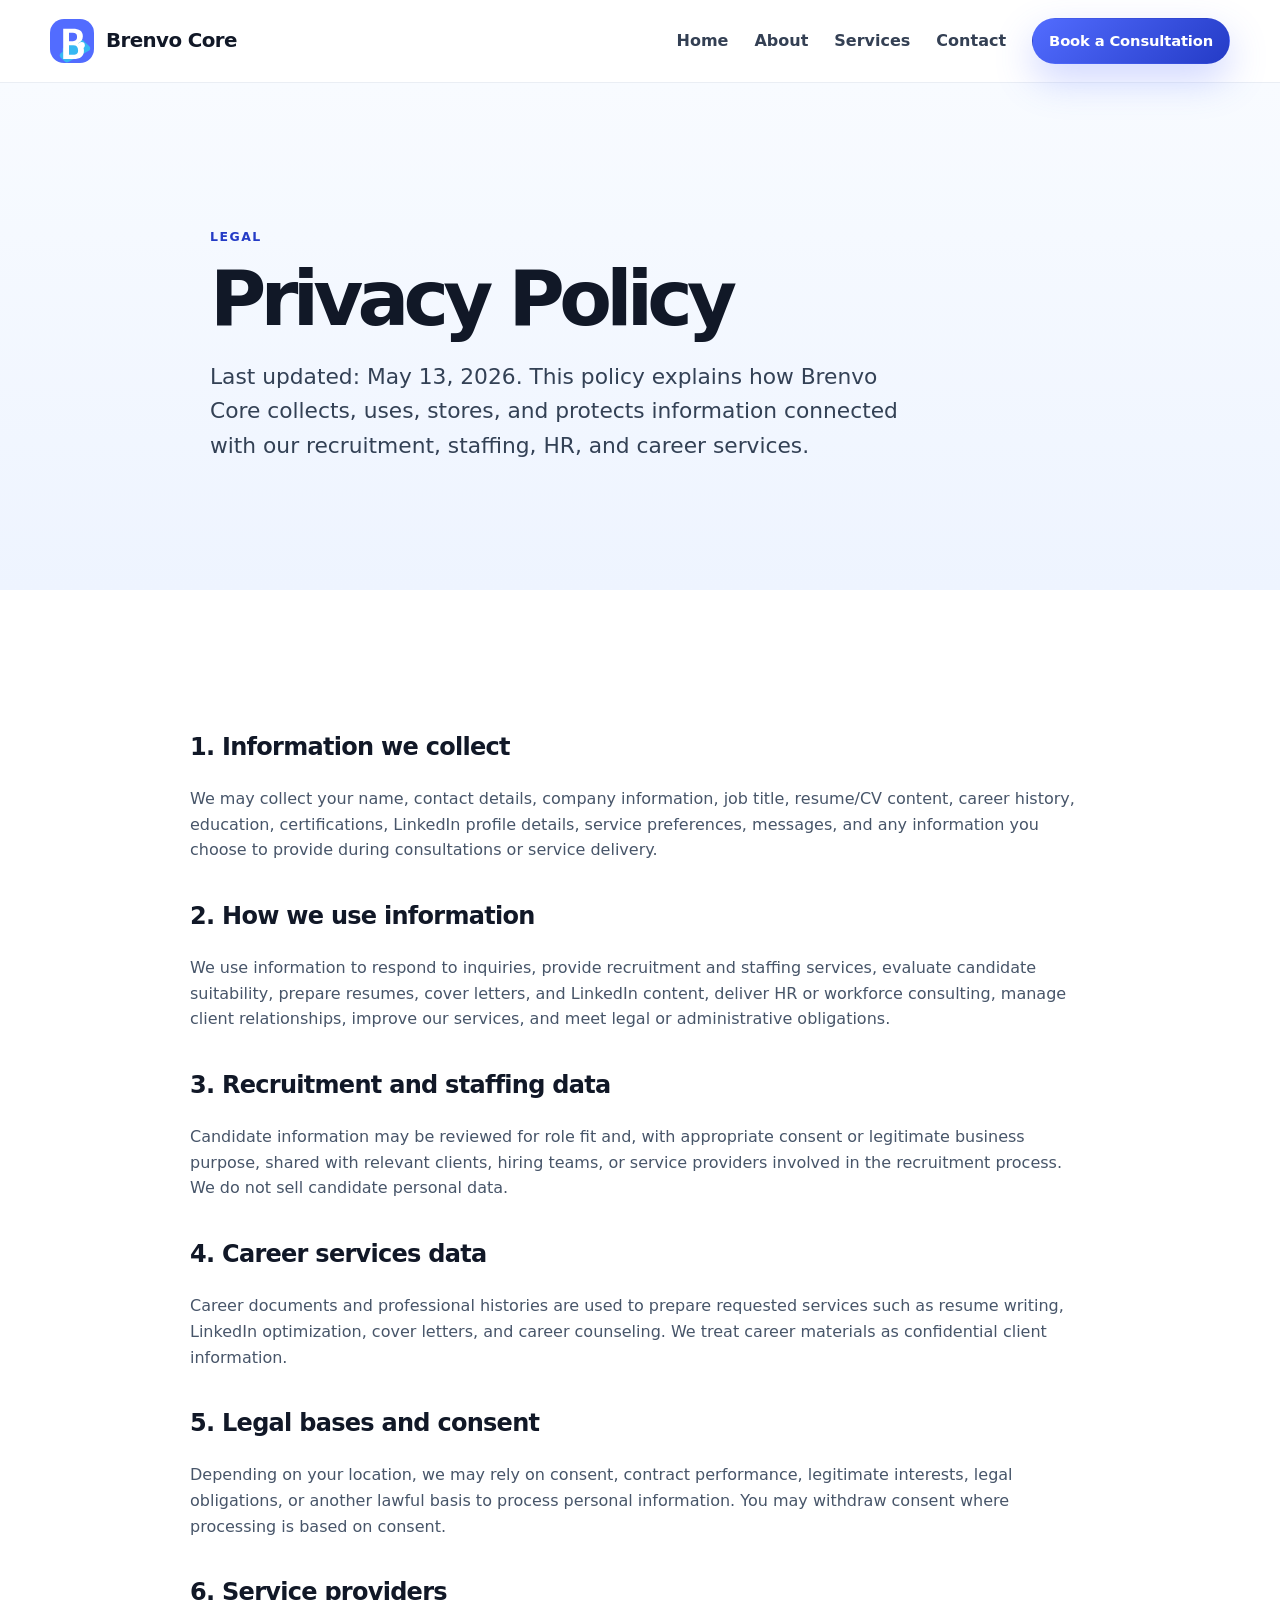
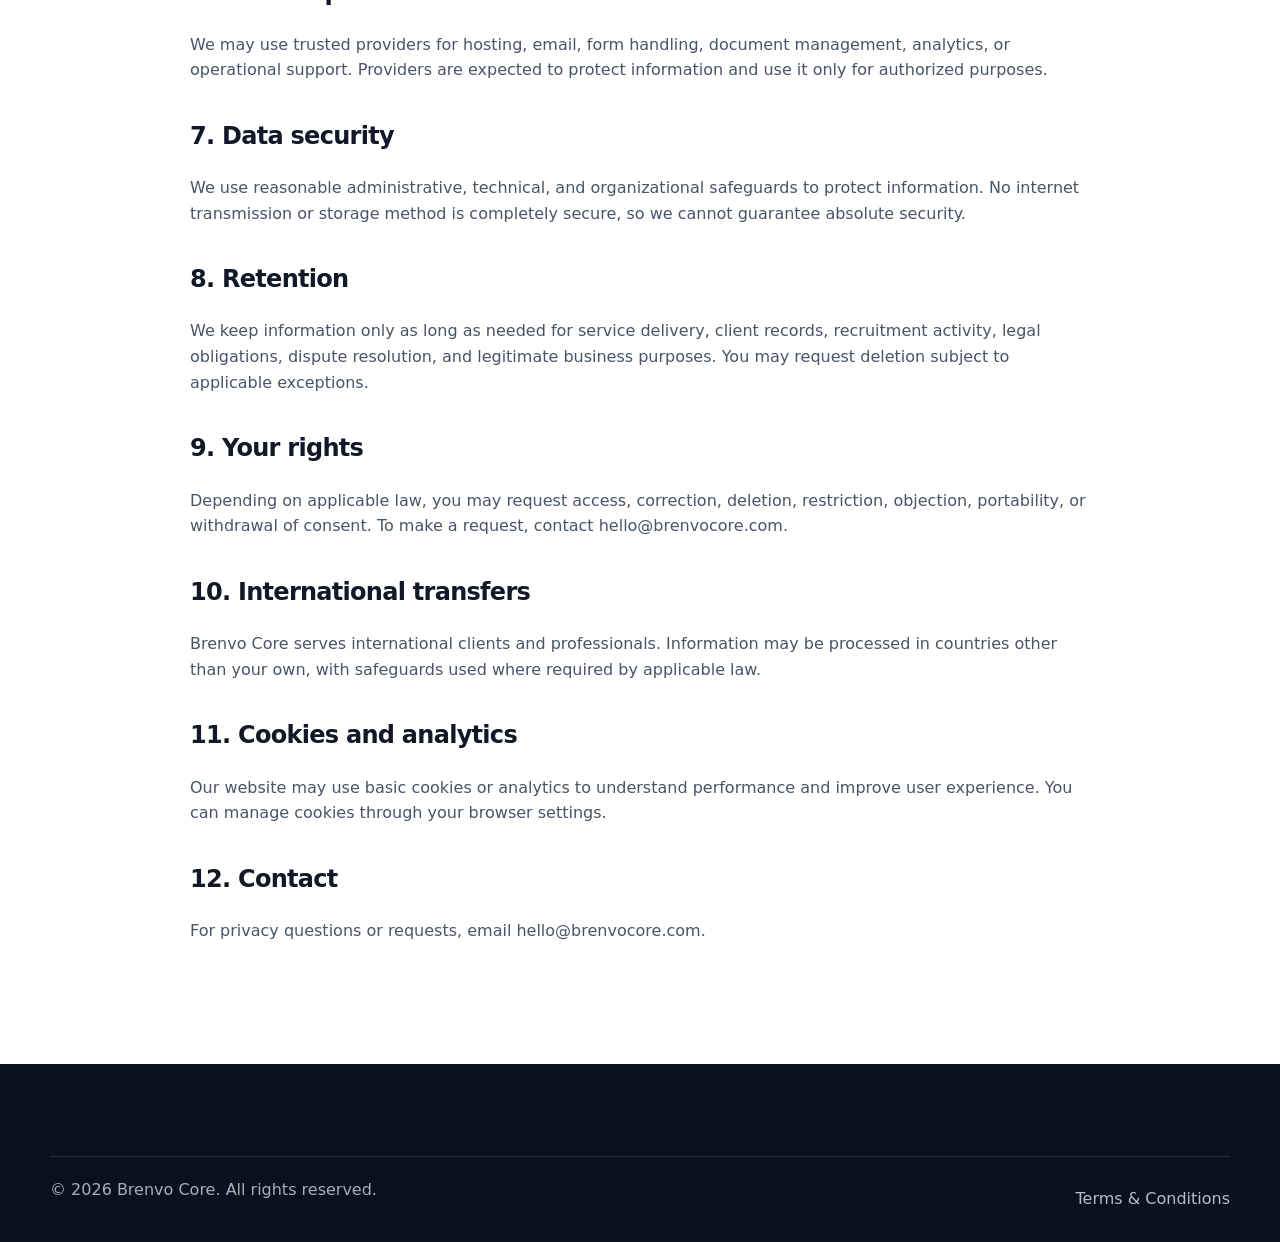
<file: privacy.html>
<!DOCTYPE html>
<html lang="en">
<head>
<meta charset="UTF-8">
<meta name="viewport" content="width=device-width, initial-scale=1.0">
<title>Privacy Policy | Brenvo Core</title>
<meta name="description" content="Brenvo Core privacy policy for recruitment, staffing, HR solutions, resume writing, LinkedIn optimization, and career counseling services.">
<link rel="icon" type="image/svg+xml" href="favicon.svg">
<link rel="stylesheet" href="style.css">
</head>
<body>
<a class="skip-link" href="#main">Skip to content</a>
<header class="site-header" data-header>
<nav class="nav container">
<a class="brand" href="index.html">
<img src="logo.svg" alt="Brenvo Core logo">
<span>Brenvo Core</span>
</a>
<button class="nav-toggle" type="button" aria-expanded="false" aria-controls="nav-menu">
<span>
</span>
<span>
</span>
<span>
</span>
<span class="sr-only">Menu</span>
</button>
<div class="nav-menu" id="nav-menu">
<a href="index.html">Home</a>
<a href="about.html">About</a>
<a href="services.html">Services</a>
<a href="contact.html">Contact</a>
<a class="btn btn-small btn-primary" href="contact.html#consultation">Book a Consultation</a>
</div>
</nav>
</header>
<main id="main">
<section class="page-hero section-pad">
<div class="container narrow reveal">
<p class="eyebrow">Legal</p>
<h1>Privacy Policy</h1>
<p class="lead">Last updated: May 13, 2026. This policy explains how Brenvo Core collects, uses, stores, and protects information connected with our recruitment, staffing, HR, and career services.</p>
</div>
</section>
<section class="section-pad">
<div class="container legal-copy reveal">
<h2>1. Information we collect</h2>
<p>We may collect your name, contact details, company information, job title, resume/CV content, career history, education, certifications, LinkedIn profile details, service preferences, messages, and any information you choose to provide during consultations or service delivery.</p>
<h2>2. How we use information</h2>
<p>We use information to respond to inquiries, provide recruitment and staffing services, evaluate candidate suitability, prepare resumes, cover letters, and LinkedIn content, deliver HR or workforce consulting, manage client relationships, improve our services, and meet legal or administrative obligations.</p>
<h2>3. Recruitment and staffing data</h2>
<p>Candidate information may be reviewed for role fit and, with appropriate consent or legitimate business purpose, shared with relevant clients, hiring teams, or service providers involved in the recruitment process. We do not sell candidate personal data.</p>
<h2>4. Career services data</h2>
<p>Career documents and professional histories are used to prepare requested services such as resume writing, LinkedIn optimization, cover letters, and career counseling. We treat career materials as confidential client information.</p>
<h2>5. Legal bases and consent</h2>
<p>Depending on your location, we may rely on consent, contract performance, legitimate interests, legal obligations, or another lawful basis to process personal information. You may withdraw consent where processing is based on consent.</p>
<h2>6. Service providers</h2>
<p>We may use trusted providers for hosting, email, form handling, document management, analytics, or operational support. Providers are expected to protect information and use it only for authorized purposes.</p>
<h2>7. Data security</h2>
<p>We use reasonable administrative, technical, and organizational safeguards to protect information. No internet transmission or storage method is completely secure, so we cannot guarantee absolute security.</p>
<h2>8. Retention</h2>
<p>We keep information only as long as needed for service delivery, client records, recruitment activity, legal obligations, dispute resolution, and legitimate business purposes. You may request deletion subject to applicable exceptions.</p>
<h2>9. Your rights</h2>
<p>Depending on applicable law, you may request access, correction, deletion, restriction, objection, portability, or withdrawal of consent. To make a request, contact hello@brenvocore.com.</p>
<h2>10. International transfers</h2>
<p>Brenvo Core serves international clients and professionals. Information may be processed in countries other than your own, with safeguards used where required by applicable law.</p>
<h2>11. Cookies and analytics</h2>
<p>Our website may use basic cookies or analytics to understand performance and improve user experience. You can manage cookies through your browser settings.</p>
<h2>12. Contact</h2>
<p>For privacy questions or requests, email <a href="mailto:hello@brenvocore.com">hello@brenvocore.com</a>.</p>
</div>
</section>
</main>
<footer class="footer">
<div class="container footer-bottom">
<span>© 2026 Brenvo Core. All rights reserved.</span>
<span>
<a href="terms.html">Terms & Conditions</a>
</span>
</div>
</footer>
<script src="main.js" defer>
</script>
</body>
</html>
</file>
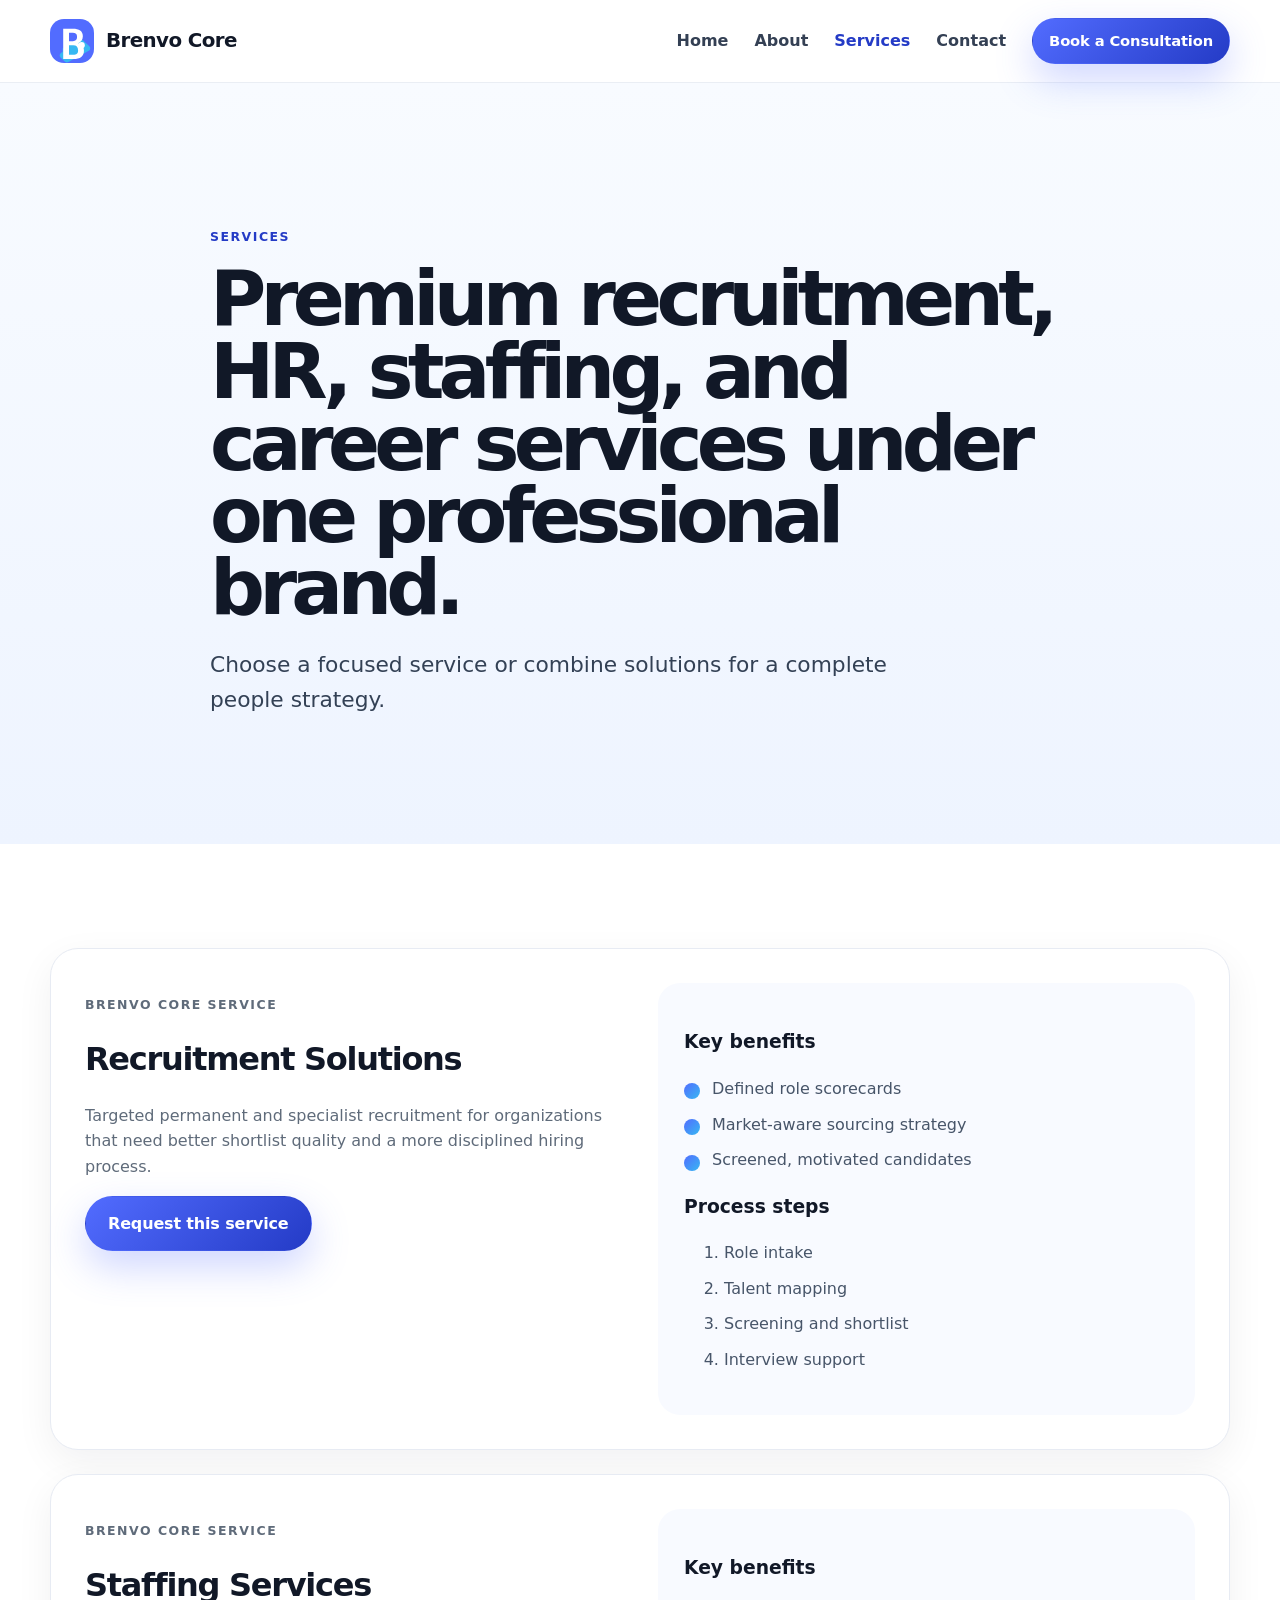
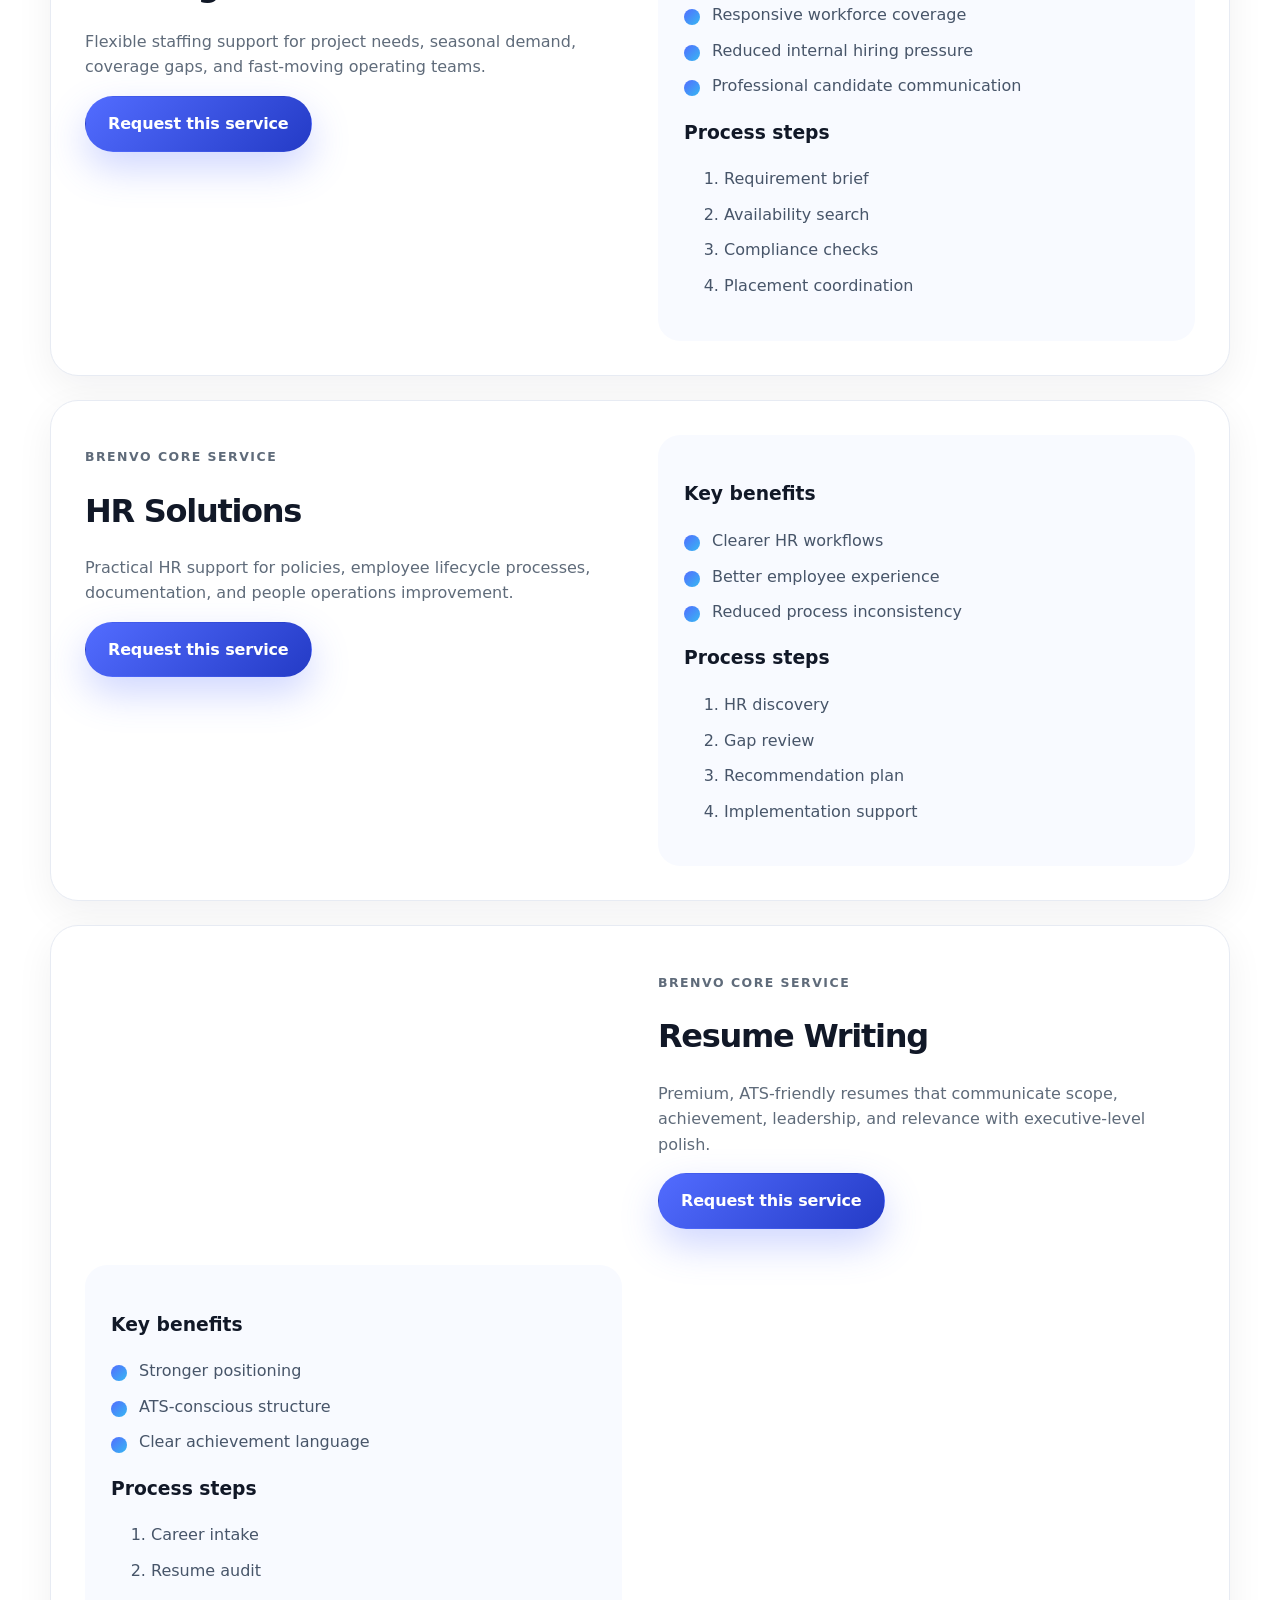
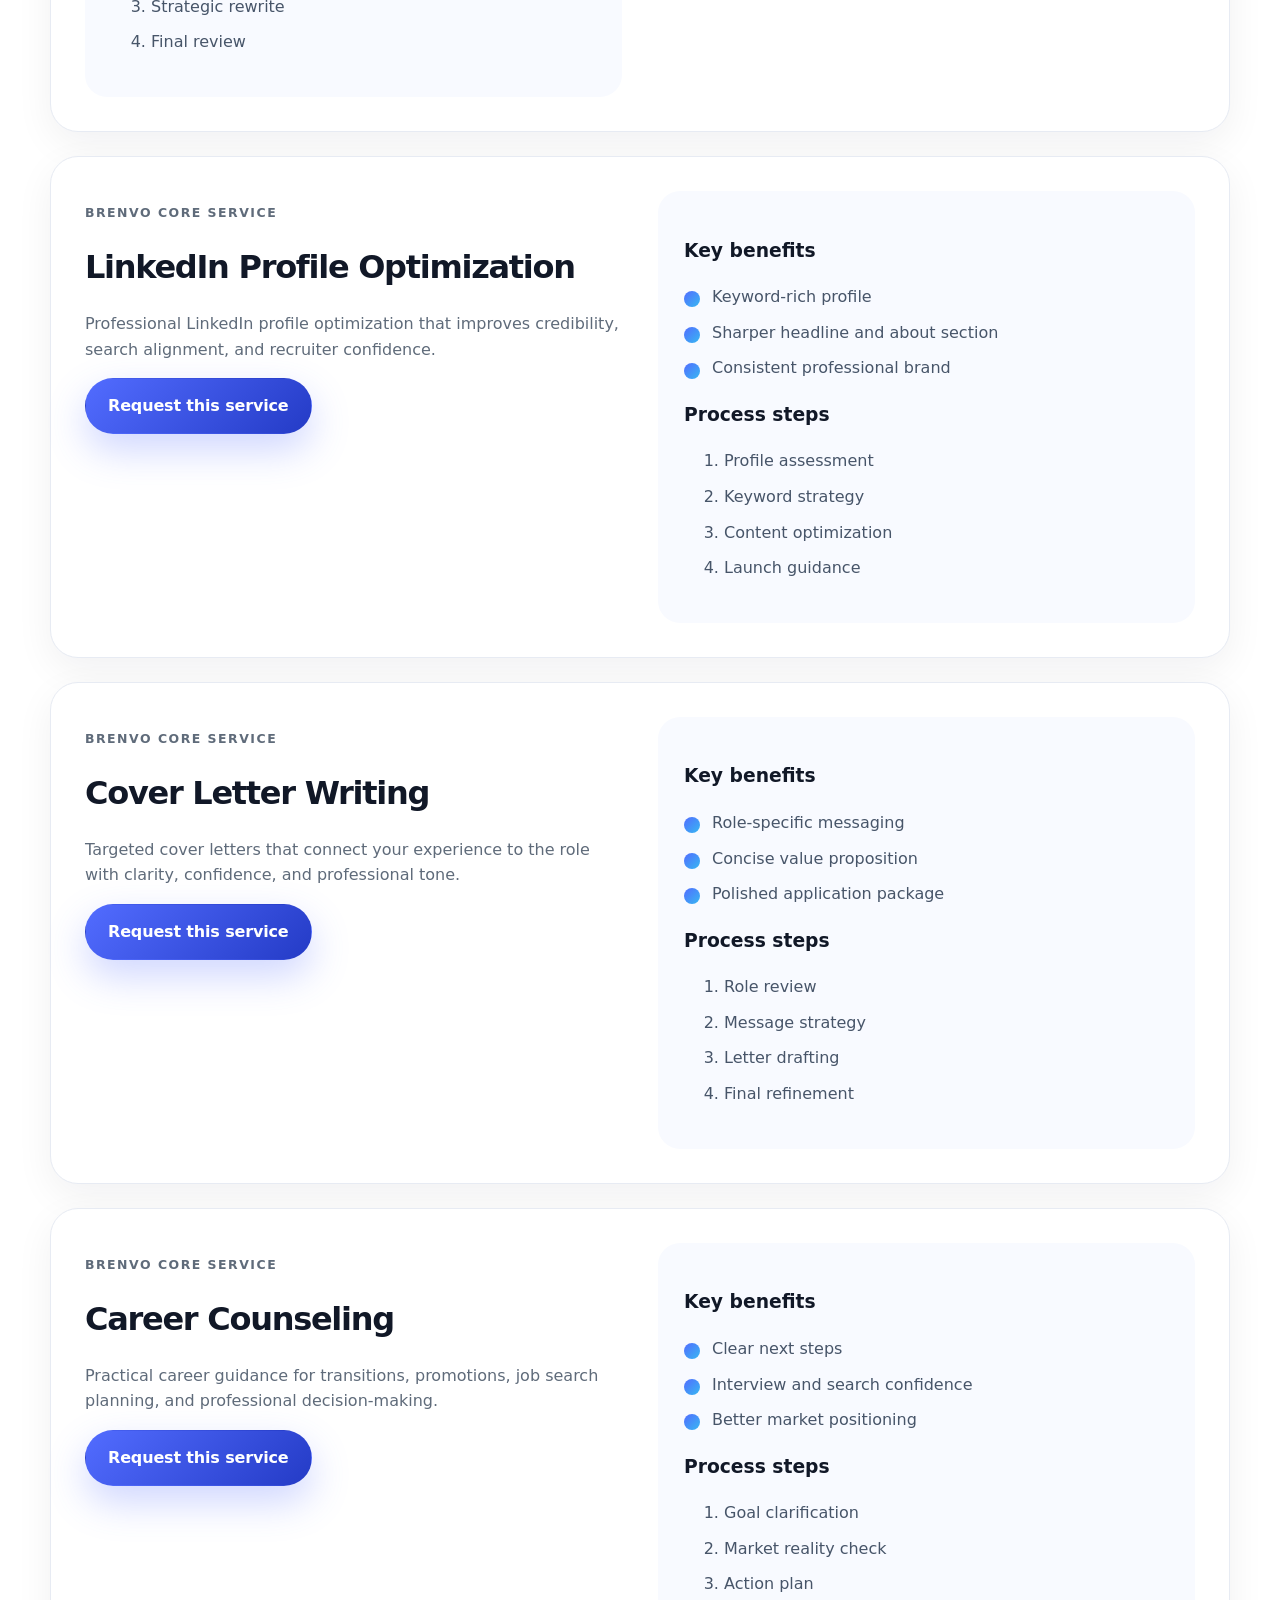
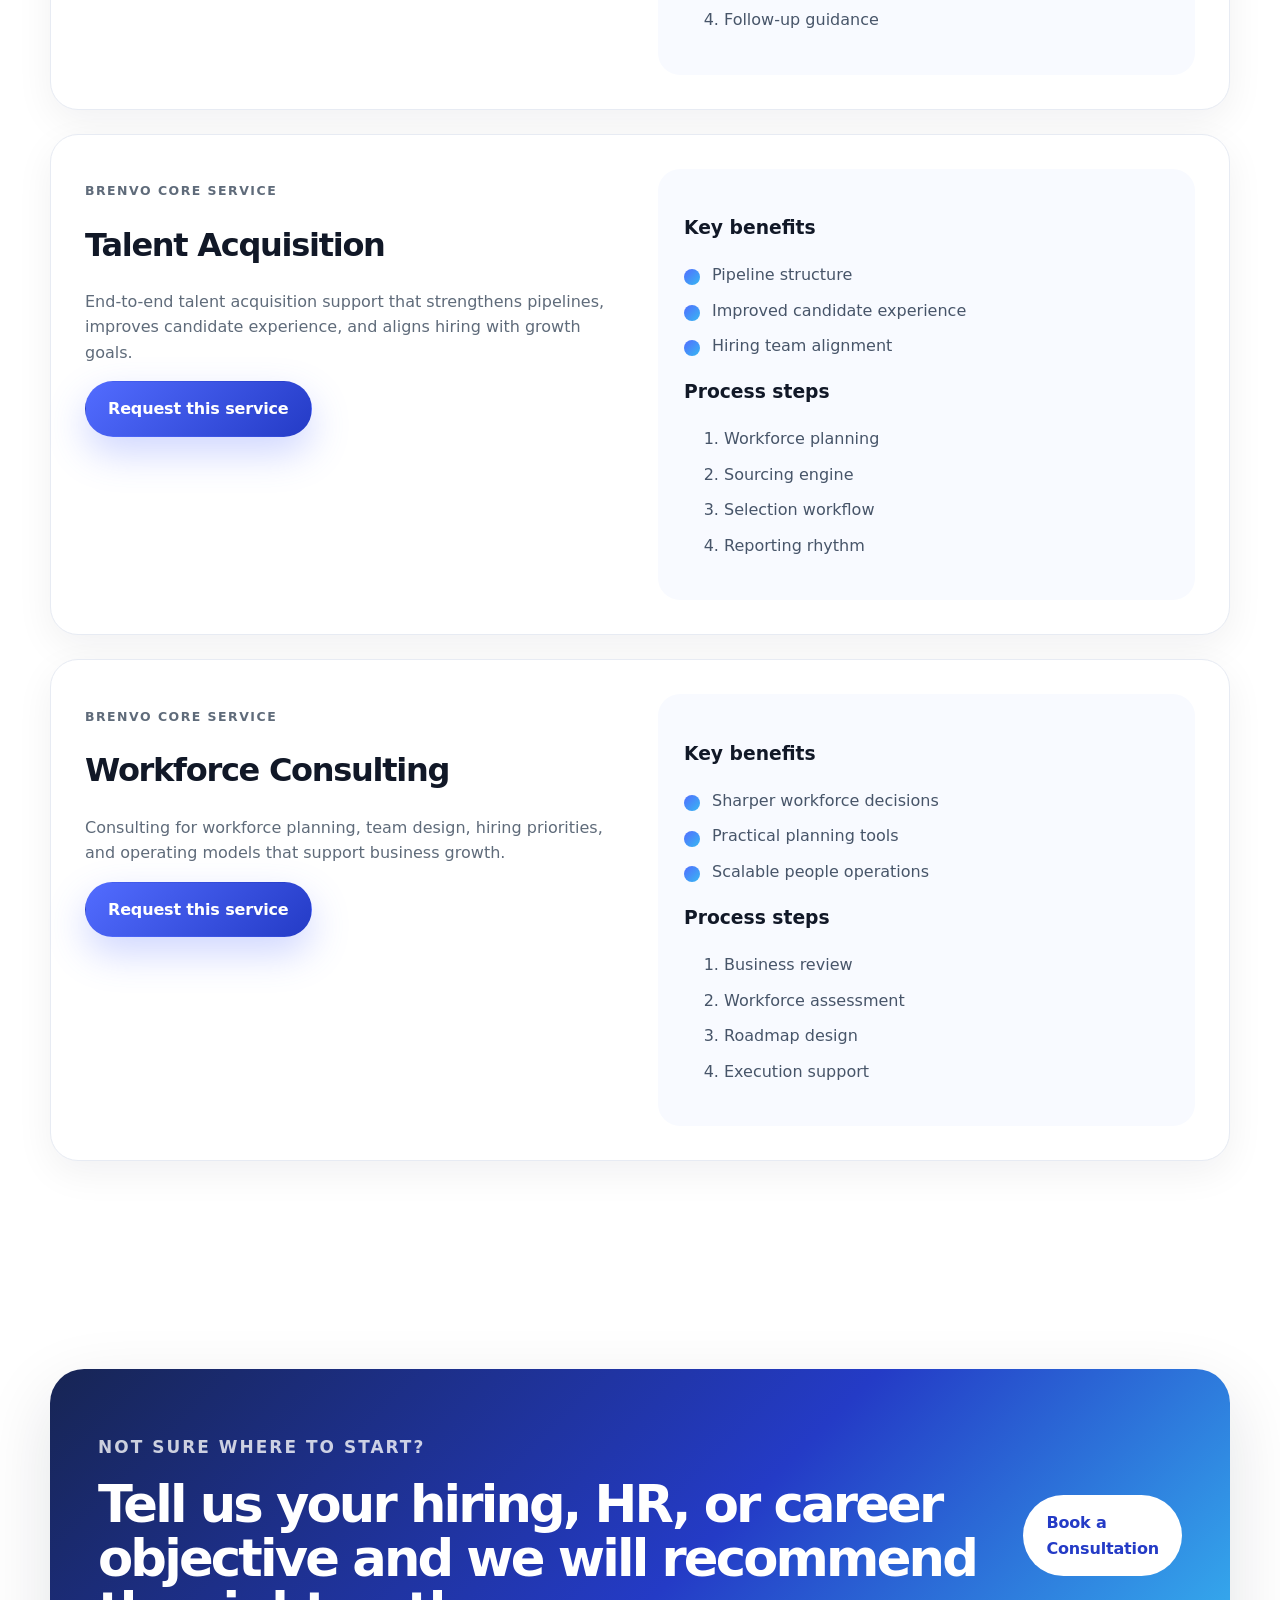
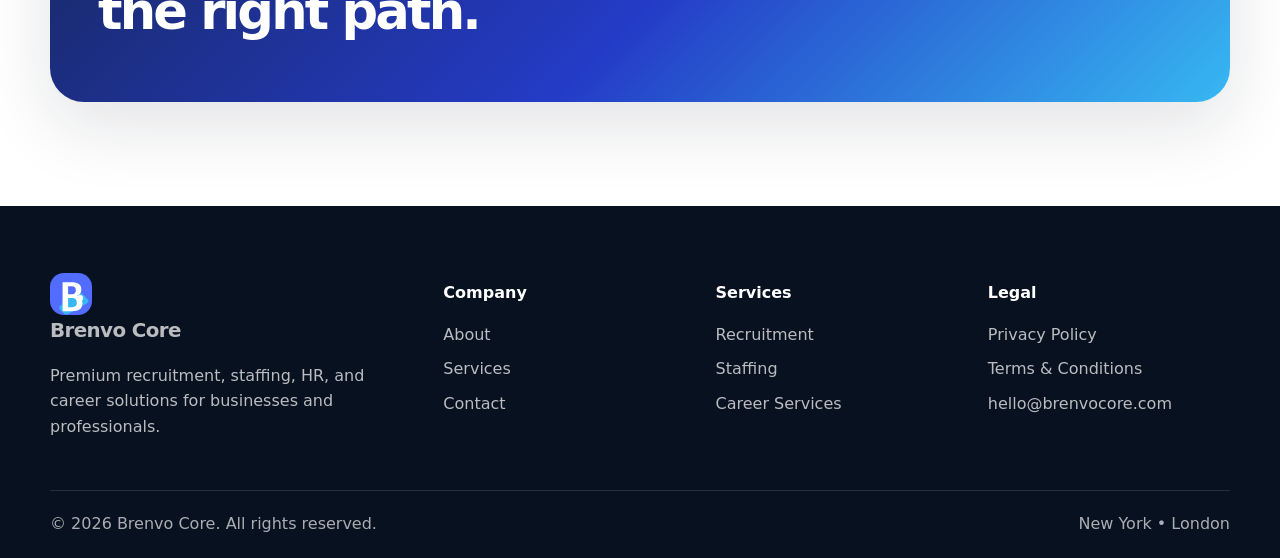
<file: services.html>
<!DOCTYPE html>
<html lang="en">
<head>
  <meta charset="UTF-8"><meta name="viewport" content="width=device-width, initial-scale=1.0">
  <title>Brenvo Core Services | Recruitment, Staffing, HR & Career Services</title>
  <meta name="description" content="Explore Brenvo Core recruitment solutions, staffing services, HR solutions, resume writing, LinkedIn optimization, cover letters, career counseling, talent acquisition, and workforce consulting.">
  <link rel="icon" type="image/svg+xml" href="favicon.svg"><link rel="apple-touch-icon" href="favicon.svg"><link rel="stylesheet" href="style.css">
</head>
<body>
  <a class="skip-link" href="#main">Skip to content</a>
  <header class="site-header" data-header><nav class="nav container" aria-label="Primary navigation"><a class="brand" href="index.html"><img src="logo.svg" alt="Brenvo Core logo"><span>Brenvo Core</span></a><button class="nav-toggle" type="button" aria-expanded="false" aria-controls="nav-menu"><span></span><span></span><span></span><span class="sr-only">Menu</span></button><div class="nav-menu" id="nav-menu"><a href="index.html">Home</a><a href="about.html">About</a><a href="services.html" aria-current="page">Services</a><a href="contact.html">Contact</a><a class="btn btn-small btn-primary" href="contact.html#consultation">Book a Consultation</a></div></nav></header>
  <main id="main">
    <section class="page-hero section-pad"><div class="container narrow reveal"><p class="eyebrow">Services</p><h1>Premium recruitment, HR, staffing, and career services under one professional brand.</h1><p class="lead">Choose a focused service or combine solutions for a complete people strategy.</p></div></section>
    <section class="section-pad"><div class="container services-list">
      <article class="service-detail reveal" id="recruitment">
        <div class="service-main"><p class="eyebrow">Brenvo Core Service</p><h2>Recruitment Solutions</h2><p>Targeted permanent and specialist recruitment for organizations that need better shortlist quality and a more disciplined hiring process.</p><a class="btn btn-primary" href="contact.html?service=recruitment#consultation">Request this service</a></div>
        <div class="service-meta"><h3>Key benefits</h3><ul class="check-list"><li>Defined role scorecards</li><li>Market-aware sourcing strategy</li><li>Screened, motivated candidates</li></ul><h3>Process steps</h3><ol><li>Role intake</li><li>Talent mapping</li><li>Screening and shortlist</li><li>Interview support</li></ol></div>
      </article>
      <article class="service-detail reveal" id="staffing">
        <div class="service-main"><p class="eyebrow">Brenvo Core Service</p><h2>Staffing Services</h2><p>Flexible staffing support for project needs, seasonal demand, coverage gaps, and fast-moving operating teams.</p><a class="btn btn-primary" href="contact.html?service=staffing#consultation">Request this service</a></div>
        <div class="service-meta"><h3>Key benefits</h3><ul class="check-list"><li>Responsive workforce coverage</li><li>Reduced internal hiring pressure</li><li>Professional candidate communication</li></ul><h3>Process steps</h3><ol><li>Requirement brief</li><li>Availability search</li><li>Compliance checks</li><li>Placement coordination</li></ol></div>
      </article>
      <article class="service-detail reveal" id="hr-solutions">
        <div class="service-main"><p class="eyebrow">Brenvo Core Service</p><h2>HR Solutions</h2><p>Practical HR support for policies, employee lifecycle processes, documentation, and people operations improvement.</p><a class="btn btn-primary" href="contact.html?service=hr-solutions#consultation">Request this service</a></div>
        <div class="service-meta"><h3>Key benefits</h3><ul class="check-list"><li>Clearer HR workflows</li><li>Better employee experience</li><li>Reduced process inconsistency</li></ul><h3>Process steps</h3><ol><li>HR discovery</li><li>Gap review</li><li>Recommendation plan</li><li>Implementation support</li></ol></div>
      </article>
      <article class="service-detail reveal" id="career-services"><span id="resume-writing" class="anchor-offset"></span>
        <div class="service-main"><p class="eyebrow">Brenvo Core Service</p><h2>Resume Writing</h2><p>Premium, ATS-friendly resumes that communicate scope, achievement, leadership, and relevance with executive-level polish.</p><a class="btn btn-primary" href="contact.html?service=resume-writing#consultation">Request this service</a></div>
        <div class="service-meta"><h3>Key benefits</h3><ul class="check-list"><li>Stronger positioning</li><li>ATS-conscious structure</li><li>Clear achievement language</li></ul><h3>Process steps</h3><ol><li>Career intake</li><li>Resume audit</li><li>Strategic rewrite</li><li>Final review</li></ol></div>
      </article>
      <article class="service-detail reveal" id="linkedin-optimization">
        <div class="service-main"><p class="eyebrow">Brenvo Core Service</p><h2>LinkedIn Profile Optimization</h2><p>Professional LinkedIn profile optimization that improves credibility, search alignment, and recruiter confidence.</p><a class="btn btn-primary" href="contact.html?service=linkedin-optimization#consultation">Request this service</a></div>
        <div class="service-meta"><h3>Key benefits</h3><ul class="check-list"><li>Keyword-rich profile</li><li>Sharper headline and about section</li><li>Consistent professional brand</li></ul><h3>Process steps</h3><ol><li>Profile assessment</li><li>Keyword strategy</li><li>Content optimization</li><li>Launch guidance</li></ol></div>
      </article>
      <article class="service-detail reveal" id="cover-letter-writing">
        <div class="service-main"><p class="eyebrow">Brenvo Core Service</p><h2>Cover Letter Writing</h2><p>Targeted cover letters that connect your experience to the role with clarity, confidence, and professional tone.</p><a class="btn btn-primary" href="contact.html?service=cover-letter-writing#consultation">Request this service</a></div>
        <div class="service-meta"><h3>Key benefits</h3><ul class="check-list"><li>Role-specific messaging</li><li>Concise value proposition</li><li>Polished application package</li></ul><h3>Process steps</h3><ol><li>Role review</li><li>Message strategy</li><li>Letter drafting</li><li>Final refinement</li></ol></div>
      </article>
      <article class="service-detail reveal" id="career-counseling">
        <div class="service-main"><p class="eyebrow">Brenvo Core Service</p><h2>Career Counseling</h2><p>Practical career guidance for transitions, promotions, job search planning, and professional decision-making.</p><a class="btn btn-primary" href="contact.html?service=career-counseling#consultation">Request this service</a></div>
        <div class="service-meta"><h3>Key benefits</h3><ul class="check-list"><li>Clear next steps</li><li>Interview and search confidence</li><li>Better market positioning</li></ul><h3>Process steps</h3><ol><li>Goal clarification</li><li>Market reality check</li><li>Action plan</li><li>Follow-up guidance</li></ol></div>
      </article>
      <article class="service-detail reveal" id="talent-acquisition">
        <div class="service-main"><p class="eyebrow">Brenvo Core Service</p><h2>Talent Acquisition</h2><p>End-to-end talent acquisition support that strengthens pipelines, improves candidate experience, and aligns hiring with growth goals.</p><a class="btn btn-primary" href="contact.html?service=talent-acquisition#consultation">Request this service</a></div>
        <div class="service-meta"><h3>Key benefits</h3><ul class="check-list"><li>Pipeline structure</li><li>Improved candidate experience</li><li>Hiring team alignment</li></ul><h3>Process steps</h3><ol><li>Workforce planning</li><li>Sourcing engine</li><li>Selection workflow</li><li>Reporting rhythm</li></ol></div>
      </article>
      <article class="service-detail reveal" id="workforce-consulting">
        <div class="service-main"><p class="eyebrow">Brenvo Core Service</p><h2>Workforce Consulting</h2><p>Consulting for workforce planning, team design, hiring priorities, and operating models that support business growth.</p><a class="btn btn-primary" href="contact.html?service=workforce-consulting#consultation">Request this service</a></div>
        <div class="service-meta"><h3>Key benefits</h3><ul class="check-list"><li>Sharper workforce decisions</li><li>Practical planning tools</li><li>Scalable people operations</li></ul><h3>Process steps</h3><ol><li>Business review</li><li>Workforce assessment</li><li>Roadmap design</li><li>Execution support</li></ol></div>
      </article>
    </div></section>
    <section class="cta-section section-pad"><div class="container cta-card reveal"><div><p class="eyebrow">Not sure where to start?</p><h2>Tell us your hiring, HR, or career objective and we will recommend the right path.</h2></div><a class="btn btn-light" href="contact.html#consultation">Book a Consultation</a></div></section>
  </main>
  <footer class="footer"><div class="container footer-grid"><div><a class="brand footer-brand" href="index.html"><img src="logo.svg" alt="Brenvo Core logo"><span>Brenvo Core</span></a><p>Premium recruitment, staffing, HR, and career solutions for businesses and professionals.</p></div><div><h3>Company</h3><a href="about.html">About</a><a href="services.html">Services</a><a href="contact.html">Contact</a></div><div><h3>Services</h3><a href="services.html#recruitment">Recruitment</a><a href="services.html#staffing">Staffing</a><a href="services.html#career-services">Career Services</a></div><div><h3>Legal</h3><a href="privacy.html">Privacy Policy</a><a href="terms.html">Terms & Conditions</a><a href="mailto:hello@brenvocore.com">hello@brenvocore.com</a></div></div><div class="container footer-bottom"><span>© 2026 Brenvo Core. All rights reserved.</span><span>New York • London</span></div></footer>
  <script src="main.js" defer></script>
</body>
</html>
</file>
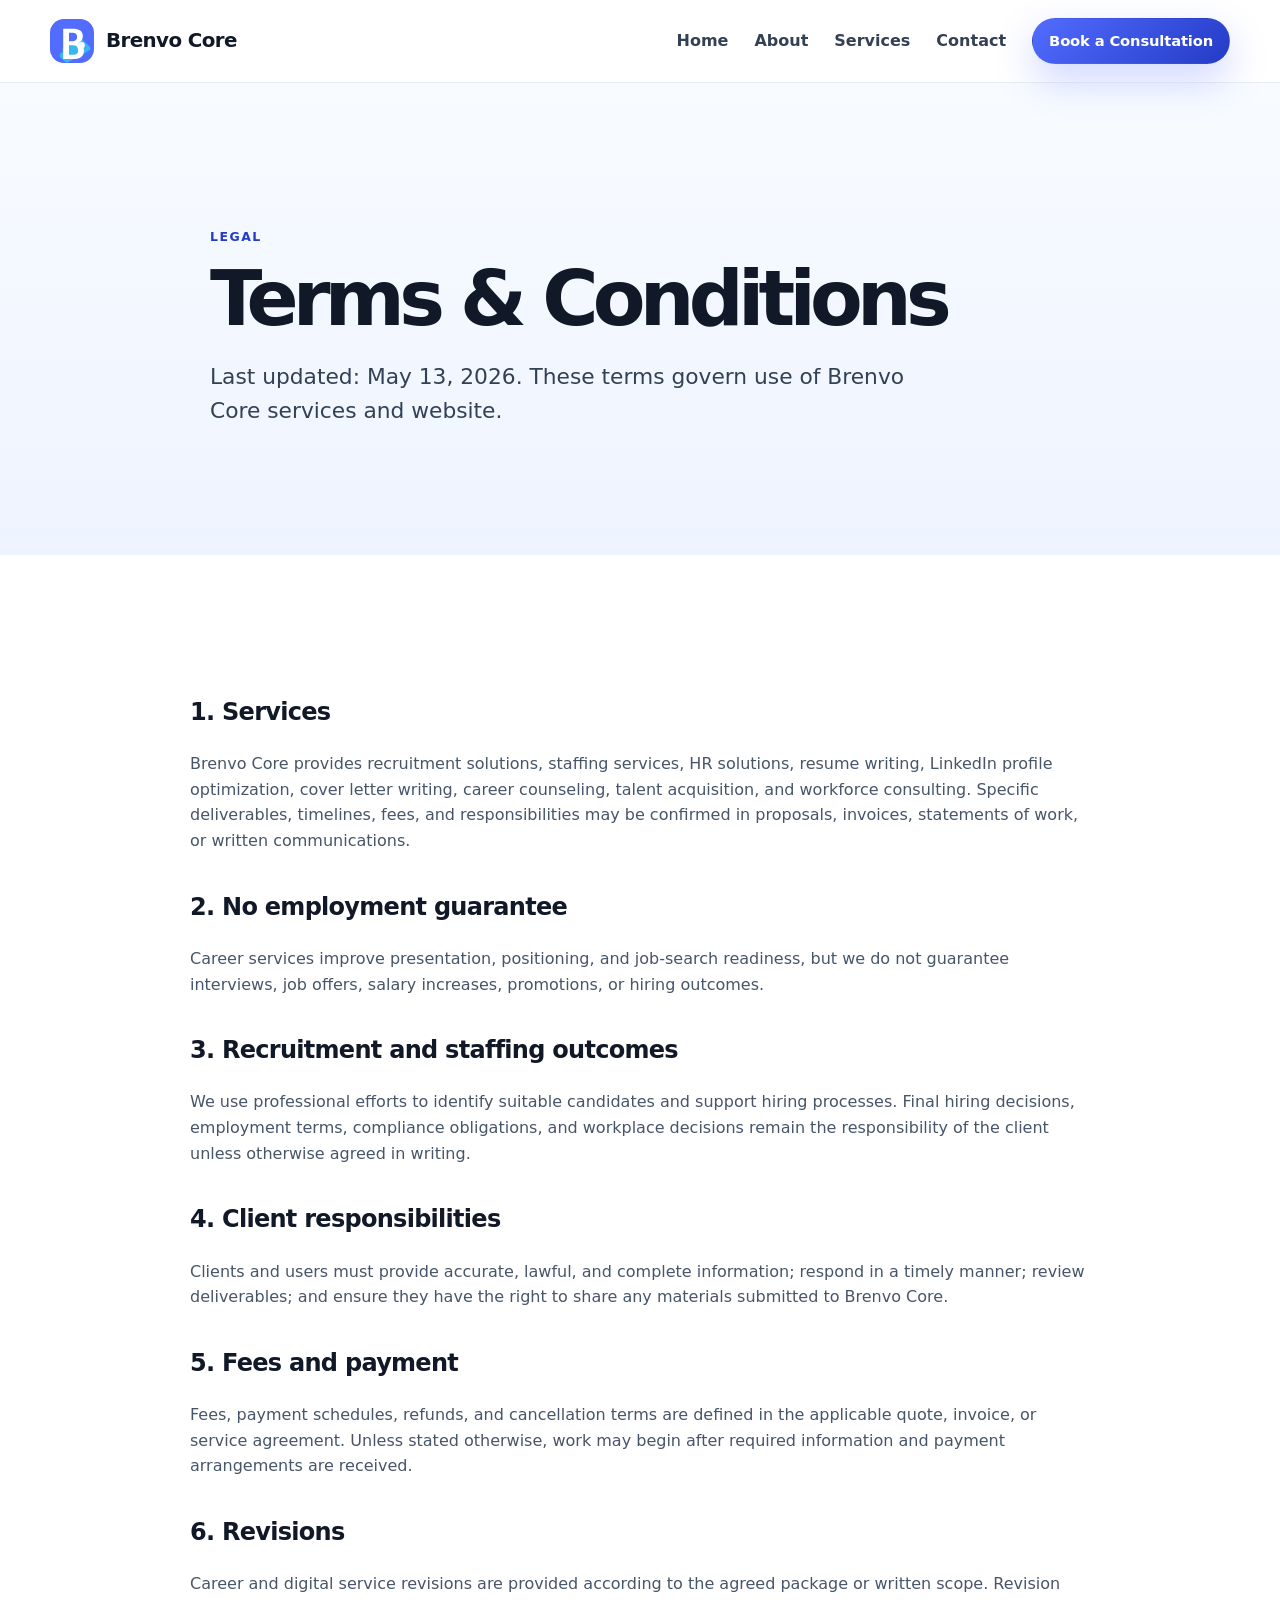
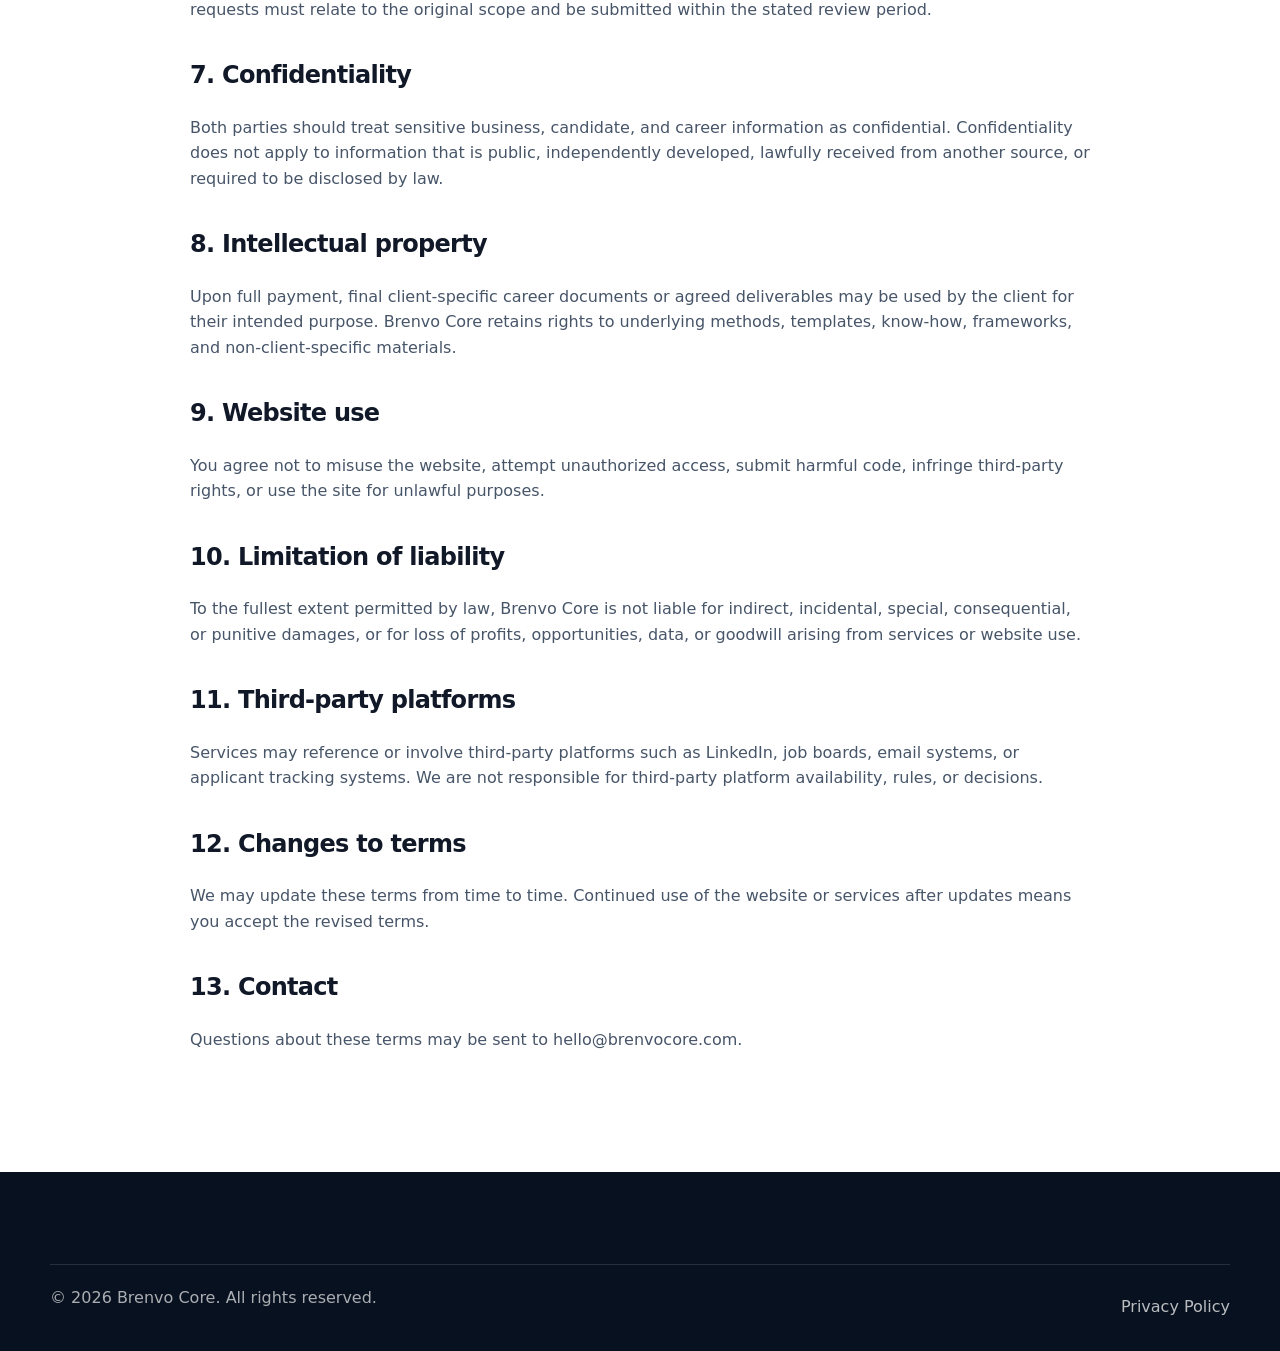
<file: terms.html>
<!DOCTYPE html>
<html lang="en">
<head>
<meta charset="UTF-8">
<meta name="viewport" content="width=device-width, initial-scale=1.0">
<title>Terms & Conditions | Brenvo Core</title>
<meta name="description" content="Brenvo Core terms and conditions for recruitment, staffing, HR solutions, career consulting, resume writing, and digital professional services.">
<link rel="icon" type="image/svg+xml" href="favicon.svg">
<link rel="stylesheet" href="style.css">
</head>
<body>
<a class="skip-link" href="#main">Skip to content</a>
<header class="site-header" data-header>
<nav class="nav container">
<a class="brand" href="index.html">
<img src="logo.svg" alt="Brenvo Core logo">
<span>Brenvo Core</span>
</a>
<button class="nav-toggle" type="button" aria-expanded="false" aria-controls="nav-menu">
<span>
</span>
<span>
</span>
<span>
</span>
<span class="sr-only">Menu</span>
</button>
<div class="nav-menu" id="nav-menu">
<a href="index.html">Home</a>
<a href="about.html">About</a>
<a href="services.html">Services</a>
<a href="contact.html">Contact</a>
<a class="btn btn-small btn-primary" href="contact.html#consultation">Book a Consultation</a>
</div>
</nav>
</header>
<main id="main">
<section class="page-hero section-pad">
<div class="container narrow reveal">
<p class="eyebrow">Legal</p>
<h1>Terms & Conditions</h1>
<p class="lead">Last updated: May 13, 2026. These terms govern use of Brenvo Core services and website.</p>
</div>
</section>
<section class="section-pad">
<div class="container legal-copy reveal">
<h2>1. Services</h2>
<p>Brenvo Core provides recruitment solutions, staffing services, HR solutions, resume writing, LinkedIn profile optimization, cover letter writing, career counseling, talent acquisition, and workforce consulting. Specific deliverables, timelines, fees, and responsibilities may be confirmed in proposals, invoices, statements of work, or written communications.</p>
<h2>2. No employment guarantee</h2>
<p>Career services improve presentation, positioning, and job-search readiness, but we do not guarantee interviews, job offers, salary increases, promotions, or hiring outcomes.</p>
<h2>3. Recruitment and staffing outcomes</h2>
<p>We use professional efforts to identify suitable candidates and support hiring processes. Final hiring decisions, employment terms, compliance obligations, and workplace decisions remain the responsibility of the client unless otherwise agreed in writing.</p>
<h2>4. Client responsibilities</h2>
<p>Clients and users must provide accurate, lawful, and complete information; respond in a timely manner; review deliverables; and ensure they have the right to share any materials submitted to Brenvo Core.</p>
<h2>5. Fees and payment</h2>
<p>Fees, payment schedules, refunds, and cancellation terms are defined in the applicable quote, invoice, or service agreement. Unless stated otherwise, work may begin after required information and payment arrangements are received.</p>
<h2>6. Revisions</h2>
<p>Career and digital service revisions are provided according to the agreed package or written scope. Revision requests must relate to the original scope and be submitted within the stated review period.</p>
<h2>7. Confidentiality</h2>
<p>Both parties should treat sensitive business, candidate, and career information as confidential. Confidentiality does not apply to information that is public, independently developed, lawfully received from another source, or required to be disclosed by law.</p>
<h2>8. Intellectual property</h2>
<p>Upon full payment, final client-specific career documents or agreed deliverables may be used by the client for their intended purpose. Brenvo Core retains rights to underlying methods, templates, know-how, frameworks, and non-client-specific materials.</p>
<h2>9. Website use</h2>
<p>You agree not to misuse the website, attempt unauthorized access, submit harmful code, infringe third-party rights, or use the site for unlawful purposes.</p>
<h2>10. Limitation of liability</h2>
<p>To the fullest extent permitted by law, Brenvo Core is not liable for indirect, incidental, special, consequential, or punitive damages, or for loss of profits, opportunities, data, or goodwill arising from services or website use.</p>
<h2>11. Third-party platforms</h2>
<p>Services may reference or involve third-party platforms such as LinkedIn, job boards, email systems, or applicant tracking systems. We are not responsible for third-party platform availability, rules, or decisions.</p>
<h2>12. Changes to terms</h2>
<p>We may update these terms from time to time. Continued use of the website or services after updates means you accept the revised terms.</p>
<h2>13. Contact</h2>
<p>Questions about these terms may be sent to <a href="mailto:hello@brenvocore.com">hello@brenvocore.com</a>.</p>
</div>
</section>
</main>
<footer class="footer">
<div class="container footer-bottom">
<span>© 2026 Brenvo Core. All rights reserved.</span>
<span>
<a href="privacy.html">Privacy Policy</a>
</span>
</div>
</footer>
<script src="main.js" defer>
</script>
</body>
</html>
</file>
<file: style.css>
:root{--blue:#526cff;--blue-dark:#243bc6;--cyan:#37b8f2;--ink:#111827;--muted:#5f6b7a;--line:#e7ebf3;--bg:#f7f9fd;--white:#fff;--shadow:0 24px 70px rgba(17,24,39,.12);--radius:28px;--max:1180px}
*{box-sizing:border-box}
html{scroll-behavior:smooth}
body{margin:0;font-family:Inter,ui-sans-serif,system-ui,-apple-system,"Segoe UI",Roboto,Arial,sans-serif;color:var(--ink);background:var(--white);line-height:1.6}
a{color:inherit;text-decoration:none}
img{max-width:100%;display:block}
.container{width:min(var(--max),calc(100% - 40px));margin-inline:auto}
.narrow{max-width:860px}
.section-pad{padding:104px 0}
.section-sm{padding:36px 0}
.skip-link{position:absolute;left:-999px;top:10px;background:var(--ink);color:white;padding:10px 14px;border-radius:10px;z-index:100}
.skip-link:focus{left:10px}
.sr-only{position:absolute;clip:rect(0 0 0 0);width:1px;height:1px;overflow:hidden}
.site-header{position:sticky;top:0;z-index:50;background:rgba(255,255,255,.82);backdrop-filter:blur(20px);border-bottom:1px solid rgba(231,235,243,.85);transition:box-shadow .25s}
.site-header.is-scrolled{box-shadow:0 12px 40px rgba(17,24,39,.08)}
.nav{height:82px;display:flex;align-items:center;justify-content:space-between;gap:24px}
.brand{display:flex;align-items:center;gap:12px;font-weight:800;letter-spacing:-.03em;font-size:1.24rem}
.brand img{width:44px;height:44px;border-radius:14px}
.nav-menu{display:flex;align-items:center;gap:26px;color:#344054;font-weight:650}
.nav-menu a[aria-current=page]{color:var(--blue-dark)}
.nav-toggle{display:none;background:transparent;border:0;width:44px;height:44px}
.nav-toggle span:not(.sr-only){display:block;height:2px;background:var(--ink);margin:6px;border-radius:4px}
.btn{display:inline-flex;align-items:center;justify-content:center;gap:10px;border:1px solid transparent;border-radius:999px;padding:14px 22px;font-weight:800;letter-spacing:-.01em;transition:transform .2s,box-shadow .2s,background .2s}
.btn:hover{transform:translateY(-2px)}
.btn-primary{background:linear-gradient(135deg,var(--blue),var(--blue-dark));color:white;box-shadow:0 16px 38px rgba(82,108,255,.28)}
.btn-secondary{background:white;color:var(--blue-dark);border-color:var(--line);box-shadow:0 10px 30px rgba(17,24,39,.06)}
.btn-light{background:white;color:var(--blue-dark)}
.btn-small{padding:10px 16px;font-size:.92rem}
.hero{position:relative;overflow:hidden;min-height:760px;display:flex;align-items:center;background:radial-gradient(circle at 78% 18%,rgba(55,184,242,.26),transparent 34%),linear-gradient(180deg,#fbfcff 0%,#eef4ff 100%)}
.hero-bg{position:absolute;inset:0;background:linear-gradient(115deg,rgba(82,108,255,.08),transparent 50%),radial-gradient(circle at 0 100%,rgba(82,108,255,.12),transparent 36%)}
.hero-grid{position:relative;display:grid;grid-template-columns:1.02fr .98fr;gap:70px;align-items:center}
.eyebrow,.section-kicker{color:var(--blue-dark);font-weight:850;text-transform:uppercase;letter-spacing:.12em;font-size:.78rem}
.hero h1,.page-hero h1{font-size:clamp(3rem,6vw,6.3rem);line-height:.94;letter-spacing:-.075em;margin:16px 0 24px}
.hero .lead,.page-hero .lead{font-size:clamp(1.1rem,2vw,1.36rem);color:#334155;max-width:720px}
.hero-actions,.assurance-row{display:flex;gap:14px;flex-wrap:wrap;align-items:center;margin-top:32px}
.assurance-row span{font-size:.9rem;color:#475569;background:rgba(255,255,255,.72);border:1px solid var(--line);padding:9px 12px;border-radius:999px}
.hero-visual{min-height:540px;position:relative}
.glass-panel{background:rgba(255,255,255,.72);border:1px solid rgba(255,255,255,.85);box-shadow:var(--shadow);backdrop-filter:blur(20px);border-radius:var(--radius)}
.talent-card{position:absolute;right:20px;top:35px;width:min(430px,100%);padding:26px}
.mini-label{font-size:.8rem;text-transform:uppercase;letter-spacing:.12em;color:var(--muted);font-weight:850;margin-bottom:18px}
.profile-row{display:flex;gap:14px;align-items:center;padding:15px 0;border-top:1px solid var(--line)}
.profile-row small{display:block;color:var(--muted)}
.avatar{width:44px;height:44px;border-radius:50%;background:linear-gradient(135deg,var(--blue),#94a3ff)}
.avatar.cyan{background:linear-gradient(135deg,var(--cyan),#a7e4ff)}
.avatar.dark{background:linear-gradient(135deg,#111827,#526cff)}
.metric-card{position:absolute;left:34px;bottom:112px;padding:24px;display:grid}
.metric-card strong{font-size:3rem;line-height:1;color:var(--blue-dark)}
.metric-card span{color:var(--muted);font-weight:700}
.office-card{position:absolute;right:70px;bottom:20px;width:300px;padding:22px;background:linear-gradient(135deg,rgba(82,108,255,.92),rgba(55,184,242,.88));color:white}
.office-card span{display:inline-block;width:46px;height:56px;border-radius:18px 18px 6px 6px;background:rgba(255,255,255,.32);margin-right:8px}
.office-card b{display:block;margin-top:16px}
.trusted{border-block:1px solid var(--line);background:white}
.logo-strip{display:grid;grid-template-columns:repeat(5,1fr);gap:14px;margin-top:18px}
.logo-strip span{filter:grayscale(1);opacity:.68;text-align:center;border:1px solid var(--line);border-radius:18px;padding:18px;font-weight:900;color:#475569;background:#fbfcff}
.section-head{max-width:780px;margin-bottom:44px}
.section-head h2,.split h2,.cta-card h2{font-size:clamp(2rem,4vw,3.5rem);line-height:1.04;letter-spacing:-.055em;margin:10px 0 16px}
.section-head p,.split p,.cta-card p{color:var(--muted);font-size:1.06rem}
.card-grid{display:grid;gap:22px}
.card-grid.three{grid-template-columns:repeat(3,1fr)}
.service-card,.value-card,.process-card,.story-card,.contact-form,.info-card,.map-placeholder,.service-detail,blockquote{border:1px solid var(--line);border-radius:var(--radius);background:white;box-shadow:0 12px 38px rgba(17,24,39,.06)}
.service-card{padding:30px;min-height:300px;display:flex;flex-direction:column}
.service-card .icon{width:48px;height:48px;border-radius:16px;background:#eef2ff;color:var(--blue-dark);display:grid;place-items:center;font-weight:900}
.service-card h3{font-size:1.35rem;letter-spacing:-.03em}
.service-card p{color:var(--muted);flex:1}
.service-card a{color:var(--blue-dark);font-weight:850}
.muted{background:var(--bg)}
.split{display:grid;grid-template-columns:.9fr 1.1fr;gap:70px;align-items:start}
.feature-list{display:grid;gap:16px}
.feature-list div,.team-strip div{background:white;border:1px solid var(--line);border-radius:22px;padding:24px}
.feature-list h3{margin:0 0 6px}
.feature-list p{margin:0;color:var(--muted)}
.columns{grid-template-columns:repeat(2,1fr)}
.pill-grid{display:flex;gap:14px;flex-wrap:wrap}
.pill-grid span{padding:14px 18px;border-radius:999px;background:white;border:1px solid var(--line);font-weight:800;color:#344054}
.stats-band{padding:58px 0;background:linear-gradient(135deg,var(--blue-dark),var(--blue) 55%,var(--cyan));color:white}
.stats-grid{display:grid;grid-template-columns:repeat(4,1fr);gap:20px;text-align:center}
.stats-grid strong{display:block;font-size:3rem;line-height:1;letter-spacing:-.06em}
.stats-grid span{opacity:.88;font-weight:700}
.process-grid{display:grid;grid-template-columns:repeat(2,1fr);gap:22px}
.process-card{padding:34px}
.process-card li,.service-meta li{margin:10px 0;color:#475569}
blockquote{margin:0;padding:30px;font-size:1.06rem;color:#334155}
blockquote cite{display:block;margin-top:20px;color:var(--blue-dark);font-style:normal;font-weight:850}
.cta-section{background:white}
.cta-card{border-radius:34px;padding:48px;display:flex;align-items:center;justify-content:space-between;gap:30px;color:white;background:linear-gradient(135deg,#172554,var(--blue-dark) 55%,var(--cyan));box-shadow:var(--shadow)}
.cta-card .eyebrow,.cta-card p{color:rgba(255,255,255,.78)}
.page-hero{background:linear-gradient(180deg,#f8fbff,#eef4ff);padding-top:132px}
.services-list{display:grid;gap:24px}
.service-detail{display:grid;grid-template-columns:1fr 1fr;gap:36px;padding:34px;scroll-margin-top:110px}
.service-main h2{font-size:2rem;line-height:1.08;letter-spacing:-.04em}
.service-main p{color:var(--muted)}
.service-meta{background:#f8faff;border-radius:22px;padding:26px}
.check-list{padding:0;list-style:none}
.check-list li{position:relative;padding-left:28px}
.check-list li:before{content:"";position:absolute;left:0;top:.45em;width:16px;height:16px;border-radius:50%;background:linear-gradient(135deg,var(--blue),var(--cyan))}
.team-strip{display:grid;grid-template-columns:repeat(3,1fr);gap:20px}
.team-strip span{display:grid;place-items:center;width:54px;height:54px;background:#eef2ff;color:var(--blue-dark);border-radius:18px;font-weight:900}
.team-strip strong,.team-strip small{display:block}
.team-strip small{color:var(--muted);margin-top:6px}
.contact-grid{display:grid;grid-template-columns:1.15fr .85fr;gap:28px;align-items:start}
.contact-form{padding:34px}
.form-head h2{font-size:2.2rem;line-height:1.05;letter-spacing:-.04em}
.form-grid{display:grid;grid-template-columns:1fr 1fr;gap:16px}
label{display:grid;gap:8px;margin-bottom:16px;font-weight:800;color:#334155}
input,select,textarea{width:100%;border:1px solid var(--line);border-radius:16px;padding:14px 15px;font:inherit;color:var(--ink);background:#fbfcff}
input:focus,select:focus,textarea:focus{outline:3px solid rgba(82,108,255,.18);border-color:var(--blue)}
.hidden{display:none}
.form-status{font-weight:800}
.form-status.success{color:#067647}
.form-status.error{color:#b42318}
.contact-aside{display:grid;gap:20px}
.info-card{padding:30px}
.info-card p{display:grid;gap:4px;color:var(--muted)}
.info-card a{color:var(--blue-dark);font-weight:850}
.socials{display:flex;gap:10px}
.socials a{width:42px;height:42px;border-radius:50%;display:grid;place-items:center;background:#eef2ff;color:var(--blue-dark);font-weight:900;text-transform:uppercase}
.map-placeholder{min-height:310px;display:grid;place-items:center;text-align:center;background:linear-gradient(135deg,#eef4ff,#e0f7ff);color:var(--blue-dark);font-weight:900}
.map-placeholder small{display:block;color:var(--muted)}
.legal-copy{max-width:900px}
.legal-copy h2{margin-top:34px;letter-spacing:-.03em}
.legal-copy p{color:#475569}
.footer{background:#08111f;color:white;padding:58px 0 22px}
.footer-grid{display:grid;grid-template-columns:1.5fr 1fr 1fr 1fr;gap:30px}
.footer p,.footer a{color:rgba(255,255,255,.72)}
.footer a{display:block;margin:9px 0}
.footer h3{font-size:1rem}
.footer-brand img{width:42px;height:42px}
.footer-bottom{border-top:1px solid rgba(255,255,255,.12);margin-top:34px;padding-top:20px;display:flex;justify-content:space-between;gap:18px;color:rgba(255,255,255,.66)}
.reveal{opacity:0;transform:translateY(22px);transition:opacity .7s ease,transform .7s ease}
.reveal.is-visible{opacity:1;transform:none}
.anchor-offset{display:block;position:relative;top:-120px;visibility:hidden}

@media (prefers-reduced-motion:reduce){*,html{scroll-behavior:auto!important;transition:none!important}
.reveal{opacity:1;transform:none}
}

@media (max-width:920px){.section-pad{padding:78px 0}
.nav-toggle{display:block}
.nav-menu{position:absolute;left:20px;right:20px;top:76px;display:none;flex-direction:column;align-items:stretch;background:white;border:1px solid var(--line);border-radius:24px;padding:18px;box-shadow:var(--shadow)}
.nav-menu.is-open{display:flex}
.hero-grid,.split,.service-detail,.contact-grid{grid-template-columns:1fr}
.hero{min-height:auto}
.hero-visual{min-height:470px}
.card-grid.three,.stats-grid,.process-grid,.team-strip,.footer-grid{grid-template-columns:1fr 1fr}
.logo-strip{grid-template-columns:repeat(2,1fr)}
.cta-card{align-items:flex-start;flex-direction:column}
.columns{grid-template-columns:1fr}
}

@media (max-width:620px){.container{width:min(var(--max),calc(100% - 28px))}
.nav{height:72px}
.brand span{font-size:1.05rem}
.hero h1,.page-hero h1{font-size:3.05rem}
.hero-visual{min-height:420px}
.talent-card{right:0;top:10px}
.metric-card{left:0;bottom:80px}
.office-card{right:0;width:245px}
.form-grid,.card-grid.three,.stats-grid,.process-grid,.team-strip,.footer-grid{grid-template-columns:1fr}
.logo-strip{grid-template-columns:1fr}
.footer-bottom{flex-direction:column}
.service-detail,.contact-form,.cta-card{padding:24px}
.stats-grid{text-align:left}
}
</file>
